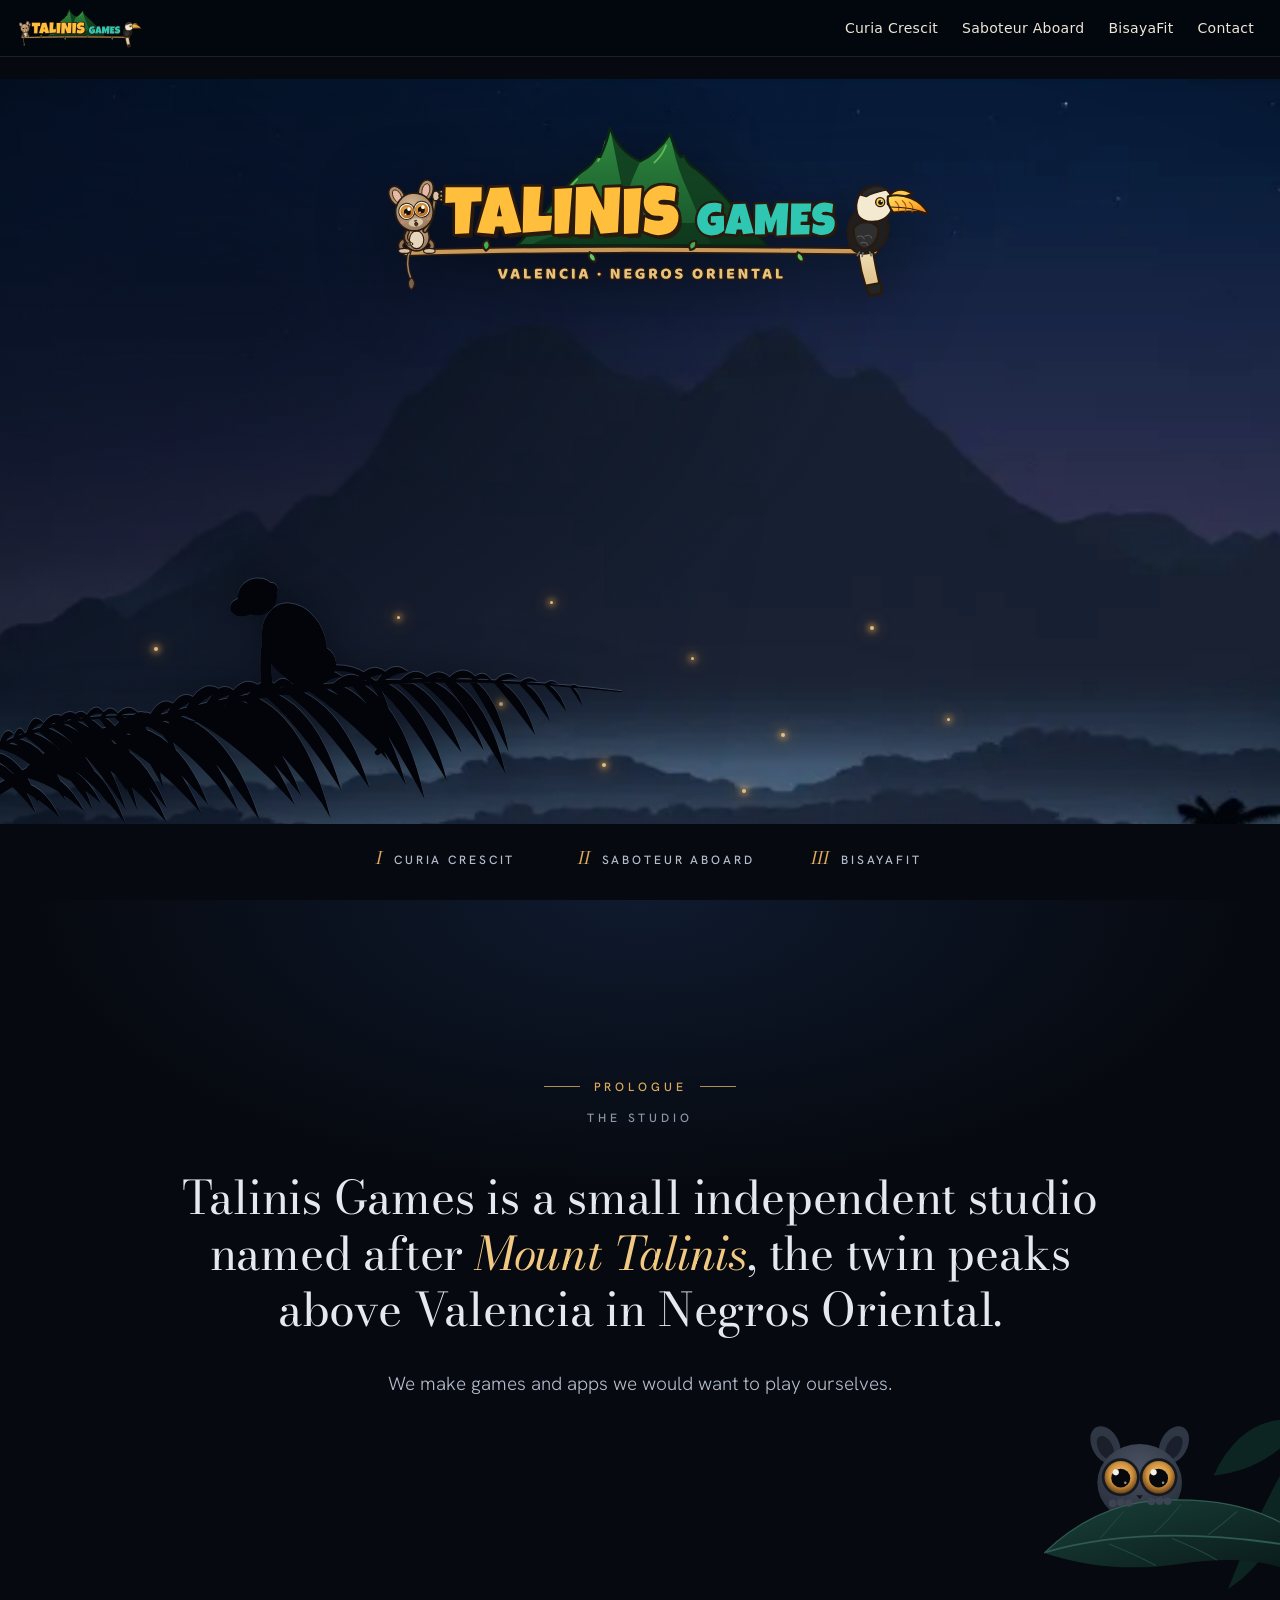
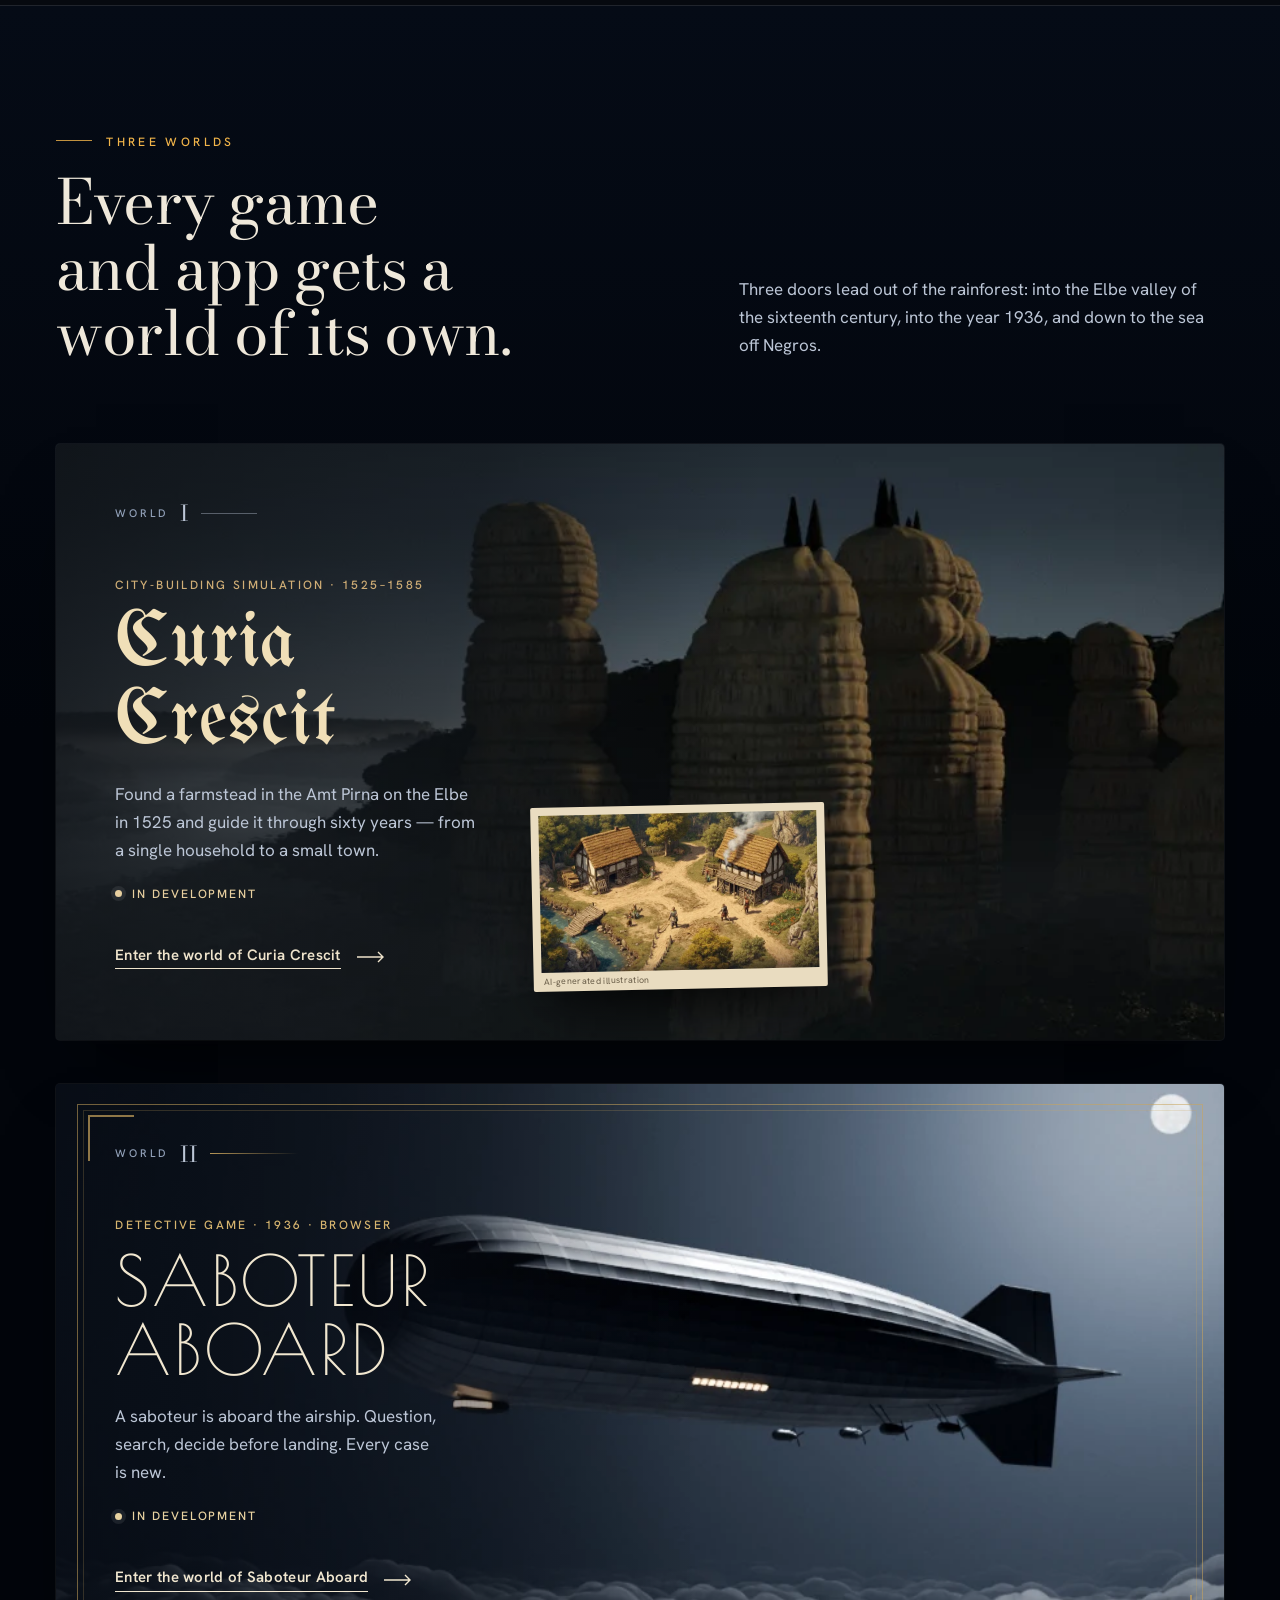
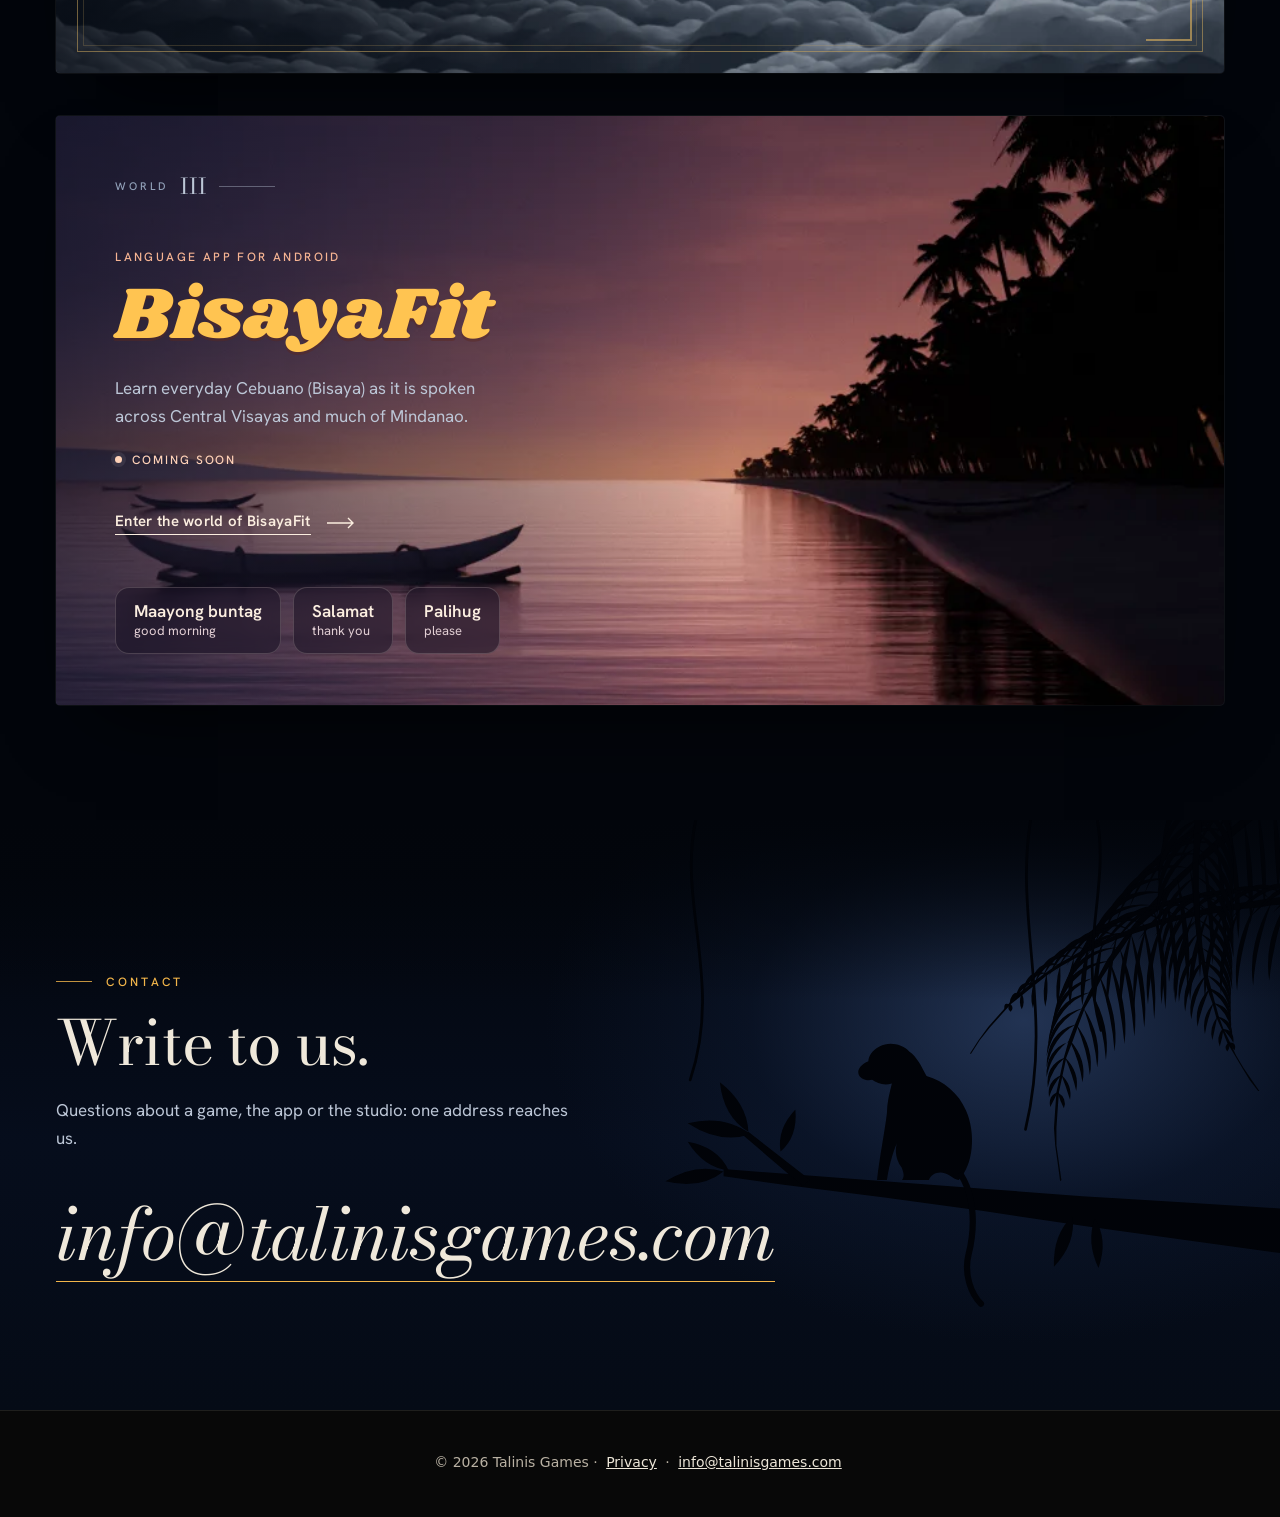
<file: index.html>
<!doctype html>
<html lang="en">
<head>
<meta charset="utf-8">
<meta name="viewport" content="width=device-width, initial-scale=1">
<meta http-equiv="Content-Security-Policy" content="default-src 'self'; img-src 'self' data:; style-src 'self'; script-src 'self'; base-uri 'none'; form-action 'none'; object-src 'none'">
<meta name="referrer" content="strict-origin-when-cross-origin">
<title>Talinis Games – independent games and apps from Negros Oriental</title>
<meta name="description" content="Small independent games and apps studio in Valencia, Negros Oriental, Philippines, named after Mount Talinis: Curia Crescit, Saboteur Aboard and BisayaFit.">
<meta property="og:title" content="Talinis Games">
<meta property="og:description" content="Independent games and apps, made in Valencia, Negros Oriental, Philippines.">
<meta property="og:type" content="website">
<meta name="theme-color" content="#06090f">
<link rel="icon" href="favicon.ico?v=2" sizes="any"><link rel="icon" type="image/png" href="favicon.png?v=2"><link rel="apple-touch-icon" href="apple-touch-icon.png?v=2">
<link rel="stylesheet" href="common.css">
<link rel="stylesheet" href="index.css">
<script src="index.js" defer></script>
<link rel="canonical" href="https://talinisgames.com/">
<meta property="og:url" content="https://talinisgames.com/">
<meta property="og:site_name" content="Talinis Games">
<meta property="og:image" content="https://talinisgames.com/assets/img/talinis-og.jpg">
<meta property="og:image:width" content="1200">
<meta property="og:image:height" content="630">
<meta property="og:image:alt" content="The Talinis Games logo on the night sky over Mount Talinis">
<meta name="twitter:card" content="summary_large_image">
<script type="application/ld+json">{"@context":"https://schema.org","@graph":[{"@type":"Organization","@id":"https://talinisgames.com/#studio","name":"Talinis Games","url":"https://talinisgames.com/","logo":"https://talinisgames.com/assets/img/talinis-logo.svg","email":"info@talinisgames.com","description":"Independent games and apps, made in Valencia, Negros Oriental, Philippines."},{"@type":"WebSite","@id":"https://talinisgames.com/#website","url":"https://talinisgames.com/","name":"Talinis Games","inLanguage":"en","publisher":{"@type":"Organization","@id":"https://talinisgames.com/#studio","name":"Talinis Games"}}]}</script>
</head>
<body class="page-home">
<header class="studio-bar">
  <a class="studio-home" href="/" aria-current="page"><img src="assets/img/talinis-logo_ohne-unterzeile.svg" width="1673" height="588" alt="Talinis Games – home"></a>
  <nav aria-label="Studio">
    <ul>
      <li><a href="curia.html">Curia Crescit</a></li>
      <li><a href="saboteur.html">Saboteur Aboard</a></li>
      <li><a href="bisayafit.html">BisayaFit</a></li>
      <li><a href="/#contact">Contact</a></li>
    </ul>
  </nav>
</header>

<main>
  
  <section class="cine" aria-labelledby="hero-title">
    <div class="cine__frame">
      <picture class="cine__pic">
        <source media="(max-width: 700px) and (orientation: portrait)" srcset="assets/render/talinis-night-mobile.webp" width="900" height="1400">
        <img src="assets/render/talinis-night-1200.webp" srcset="assets/render/talinis-night-1200.webp 1200w, assets/render/talinis-night-2400.webp 2400w" sizes="100vw" width="2400" height="1200" alt="Mount Talinis at blue hour: two horn-like volcanic peaks above misty rainforest ridges, coconut palms on the plain and stars overhead." fetchpriority="high">
      </picture>
      <div class="cine__fireflies" aria-hidden="true"><i></i><i></i><i></i><i></i><i></i><i></i><i></i><i></i><i></i><i></i><i></i><i></i></div>
      <svg class="cine__frond" viewBox="0 0 600 300" preserveAspectRatio="xMinYMax meet" aria-hidden="true" focusable="false">
        <path d="M-36.7 334.4 L-16.7 319.8 L4 305.9 L25.2 292.8 L47.2 280.5 L69.7 269 L92.9 258.3 L116.8 248.4 L141.3 239.2 L166.4 230.8 L192.1 223.3 L218.5 216.5 L245.6 210.5 L273.3 205.3 L301.6 200.9 L330.6 197.2 L360.2 194.4 L390.4 192.4 L421.3 191.2 L452.8 190.7 L485 191.1 L517.8 192.3 L551.2 194.2 L585.2 197 L619.9 200.5 L620.1 199.5 L585.4 195.5 L551.3 192.3 L517.9 189.9 L485 188.3 L452.8 187.6 L421.2 187.6 L390.2 188.4 L359.8 190 L330.1 192.5 L300.9 195.7 L272.4 199.7 L244.4 204.5 L217.1 210.2 L190.4 216.6 L164.2 223.9 L138.7 231.9 L113.9 240.8 L89.6 250.5 L65.9 260.9 L42.8 272.2 L20.4 284.4 L-1.5 297.3 L-22.7 311 L-43.3 325.6ZM18.9 292Q44.2 296.7 71.5 323.4Q52.6 283.7 21.4 288.2ZM20.8 291.3Q30 280.6 34.6 283.1Q26.2 272.9 19.6 289ZM34.9 283.3Q64.1 288.8 95.2 317Q73.3 273.7 37.6 278.8ZM36.9 282.4Q48 270.5 53.8 272.6Q43.8 261.7 35.6 279.8ZM51.2 274.7Q80.4 281.4 111.7 309.2Q89.8 266.4 54 270.2ZM53.7 273.4Q63 259 64.7 258.1Q55.5 252.7 51.5 271.5ZM67.2 266.4Q98.4 279.7 135.1 328.6Q112.6 265.2 71.4 262.1ZM70.3 265.6Q81.9 250.7 86.4 252.5Q75.6 241.6 68.4 262.9ZM83.8 259.7Q127.1 271.3 175.7 327.8Q143.9 250.3 88.9 253.3ZM87.5 258.4Q105.2 240.2 113.7 239.8Q97.5 227.6 85.2 254.6ZM101.5 251.6Q136 264.9 175.7 313.8Q150.7 248.5 105.9 246.7ZM104.2 250.9Q118.7 237.3 128 242.1Q115.4 225.6 103.2 247.4ZM118.8 245.3Q160.7 263.9 209 318.4Q178.5 243.5 124.1 239.2ZM122.3 244.3Q142.1 228.3 153.5 227.7Q136 214.7 120.5 240.2ZM136.9 238.4Q173.1 259.7 216.2 310.6Q190.2 242.2 142 233.1ZM140 237.7Q156.3 222.8 167 228.4Q152.9 209.8 138.9 233.8ZM154.9 232.6Q196.4 252.5 245.3 315.9Q215.5 233.1 160.7 226.8ZM158.9 231.6Q176.6 213.2 185.2 214.1Q169.1 200.2 156.7 227.7ZM173.3 226.9Q215.2 251.9 266.5 325.7Q236.8 232.8 179.7 221.2ZM177.6 226.1Q196.5 207.1 206.2 208.7Q189.2 193 175.4 221.9ZM192.3 222.5Q242.6 246.9 300.5 310Q264 222.2 198.7 215.1ZM196.8 221.2Q218.9 199.8 230.1 199.6Q210.2 184.1 194.2 216.4ZM211.9 217.1Q255.7 238.3 307 301.5Q275.4 217.6 217.8 210.9ZM215.6 216.3Q234.4 198.3 246.2 204.5Q229.8 183.2 214.2 211.7ZM231 212.9Q277.5 241.6 334.2 318.5Q301.2 220 238.1 206.4ZM235.1 212.2Q257.4 193.7 272.8 201.7Q253.8 176.5 234 207ZM251.1 208.1Q287.4 240.3 335.5 323.3Q310.7 224.3 258.1 203.3ZM254.8 208Q275.2 192.9 290.6 202Q273.6 177.4 254.4 203.3ZM272 204.4Q304.2 232.2 346 296.1Q323.8 217.3 277.9 199.9ZM275.3 204.1Q291 189 302.1 197.5Q288.7 175.6 274.6 200.1ZM292.6 201.5Q328.4 228.5 373.6 294Q348.6 211.9 298.7 196.5ZM295.6 201.2Q316.9 190.6 334.2 198.9Q316.8 176.3 295.6 196.9ZM314.1 199Q349.6 223 391.7 266.8Q366.3 205.1 319.2 193.7ZM317.3 198.2Q335.8 184.6 347.3 185.5Q331.3 171.9 316 194.4ZM335 196.2Q367.3 222.9 409.2 291.1Q387 208.4 340.9 191.9ZM338 196.1Q358.1 186.8 374.7 194.8Q358.3 173.4 338 192.1ZM356.4 194.2Q385.9 227.9 427.4 304.7Q408 214.6 363 190.3ZM360.2 194.3Q379.5 180.4 392.4 183.4Q375.8 166.7 359.1 190.2ZM378.8 192.9Q409.2 219.6 449.3 287.1Q428.5 206.1 384.6 188.8ZM382.3 192.7Q400.1 179.8 411.5 180.9Q396 167.5 381.1 189ZM401.7 191.8Q429 215.2 463.6 259.5Q444.6 201.9 406.4 187.8ZM404 191.5Q420.3 182.8 433.9 190.4Q420.5 171.5 404.1 188.1ZM424.5 191.2Q451.3 212.2 485.1 257Q466.3 199.3 428.9 187.4ZM426.6 190.9Q442.7 183.4 456.3 191.1Q443.3 172.5 426.8 187.7ZM446.9 190.9Q471.6 220.5 506.6 280Q490.3 208.8 452.5 187.4ZM449.6 191Q466.9 181.6 481.6 190.8Q467.6 169.5 449.8 187.3ZM471 190.5Q486.3 211.9 509.3 258.2Q499.6 204.9 475 188.4ZM473 190.7Q484.3 183.7 493.9 190.4Q484.7 175.4 473.1 188.2ZM495 191.4Q512.2 210.3 535.5 242.2Q523.9 201.6 498.4 188.8ZM496.9 191.3Q509.1 185.5 518.2 187Q508 177.6 496.5 188.9ZM519.4 192.2Q532.6 205.6 550 229.1Q541 199.1 522 190.3ZM520.7 192.1Q530.1 188.8 537.6 190.5Q529.9 182.9 520.7 190.4ZM544.1 193.5Q553.5 203.1 565.9 219.4Q559.5 198.4 545.9 192.1ZM545.1 193.4Q551.8 191.1 557.1 192.3Q551.6 186.9 545 192.2ZM569.1 195.2Q574.1 202.1 581.5 213.8Q578.3 199.5 570.3 194.4ZM569.6 195.2Q573.9 193.9 577.6 195.7Q574.2 191.2 569.7 194.4ZM-57.8 312 L-49.5 303.1 L-41 294.7 L-32.2 286.7 L-23.2 279.2 L-13.9 272.2 L-4.4 265.7 L5.4 259.7 L15.4 254.1 L25.7 249 L36.2 244.4 L46.9 240.2 L58 236.6 L69.2 233.4 L80.8 230.7 L92.5 228.5 L104.6 226.7 L116.9 225.5 L129.4 224.7 L142.2 224.4 L155.2 224.6 L168.5 225.3 L182.1 226.5 L195.9 228.2 L209.9 230.3 L210.1 229.7 L196 227.3 L182.2 225.5 L168.6 224.1 L155.3 223.1 L142.2 222.7 L129.3 222.8 L116.7 223.3 L104.3 224.4 L92.1 225.9 L80.2 227.9 L68.5 230.4 L57 233.4 L45.8 236.9 L34.8 240.9 L24 245.4 L13.5 250.4 L3.2 255.8 L-6.9 261.8 L-16.7 268.3 L-26.3 275.2 L-35.6 282.7 L-44.7 290.6 L-53.6 299 L-62.2 308ZM-35.4 286.3Q-26.1 287.7 -16.1 297Q-23.2 282.8 -34.6 284.9ZM-34.3 286.1Q-30.9 276.9 -31.8 280.6Q-35.6 273.9 -35.7 285.2ZM-24.1 277.2Q-13.5 277.5 -2 290.9Q-9.9 272.1 -23 275.5ZM-22.8 277Q-17.4 267.1 -16.7 268.5Q-22.3 262.8 -24.3 275.7ZM-13.5 269.9Q15.2 276.5 47.8 318.7Q26.8 262.9 -10.1 265.8ZM-10.9 269Q-3.3 254.7 -1.6 260.5Q-9 246.6 -12.7 266.6ZM-1.2 261.7Q22.8 270.1 50.9 309.5Q33.5 259.1 2 258.4ZM0.9 261.2Q7.7 249.3 10.3 255.2Q4 241.8 -0.2 258.9ZM11.1 255.3Q42.1 262.6 77.1 306.3Q54.4 247.7 14.7 250.8ZM13.9 254.3Q23.8 239.3 26.7 242.1Q17.2 230.9 11.9 251.8ZM24 248.4Q48.3 262.5 77.6 302.1Q60.3 251.3 27.6 245.1ZM26.1 248.1Q33.7 236 38.2 243.6Q31.5 227.2 25.5 245.4ZM36.7 243.3Q66.3 263.6 102.9 314.4Q82.1 249.8 41.5 239.2ZM39.9 242.8Q51.1 227.4 56.1 232.2Q45.7 217.2 38.3 239.7ZM50.3 238.7Q81.2 262.2 119.6 310.2Q97.8 247.2 55.2 234.2ZM53.3 238.2Q69 225.1 79.3 229.1Q65.7 213.3 52.3 234.7ZM64.2 234.6Q96 255.3 135.5 314.8Q113.1 241 69.4 230.3ZM67 234.3Q82.2 221.5 93.5 229.4Q80.8 209.3 66.6 230.6ZM79.1 230.9Q104.7 248.9 137 297.9Q119 237.3 83.3 227.4ZM81.1 230.7Q92.6 219.9 102.6 230.7Q93.3 209.8 81.3 227.7ZM93.5 228.1Q115.8 252.3 147 315.7Q132.3 242.8 98.5 225.2ZM96.2 228.2Q107.9 216.3 116.6 224.2Q106.7 205.8 95.8 225.1ZM109.2 225.9Q126.2 245.7 150.6 298.6Q139.5 238.6 113.2 223.8ZM111.3 226.1Q121.4 217.4 129.1 223.2Q120.6 209.1 111 223.6ZM124.7 225.2Q145.3 243.5 172.8 294.3Q158.8 234.7 128.7 222.5ZM126.8 225.2Q139.2 217.5 148.8 222.2Q138.5 208.6 126.6 222.5ZM141.1 224.3Q152.4 240.5 169.9 282.1Q162.8 235.7 144.1 222.9ZM142.3 224.5Q151.5 220.6 160.5 229.1Q153.4 214.7 142.9 222.7ZM157.6 224.9Q170 237.8 186.7 264.6Q178.4 232 160.2 223.2ZM158.7 224.9Q166.2 220.3 173.4 227.3Q167.5 214.8 159.1 223.2ZM174.7 225.7Q180.8 234.9 190 250.7Q186.2 231.8 176.4 224.8ZM175.5 225.8Q180.5 223.3 184.7 225.7Q180.7 219.9 175.6 224.8ZM192.3 227.4Q193.5 230.1 195.9 235.6Q195.3 229.4 192.9 227.2ZM192.6 227.6Q193.9 227.2 195 227.3Q193.9 225.2 192.6 227Z"/>
        <g transform="translate(221 56) scale(1.2) rotate(-6 66 118)">
          <ellipse cx="70" cy="80" rx="25" ry="33" transform="rotate(-18 70 80)"/>
          <ellipse cx="44" cy="40" rx="16" ry="15"/>
          <ellipse cx="31" cy="47" rx="10" ry="7.5"/>
          <circle cx="56" cy="35" r="5"/>
          <ellipse cx="80" cy="100" rx="22" ry="18"/>
          <path class="limb" d="M54 60 Q44 84 44 114" stroke-width="9"/>
          <ellipse cx="44" cy="116" rx="7" ry="4"/>
          <ellipse cx="66" cy="118" rx="13" ry="4.5"/>
          <path class="limb" d="M96 104 C118 104 134 116 138 140 C141 158 136 170 128 176" stroke-width="4.5"/>
        </g>
      </svg>
      <div class="cine__title">
        <h1 id="hero-title" class="cine__logo"><img src="assets/img/talinis-logo.svg" width="1673" height="748" alt="Talinis Games – Valencia, Negros Oriental"></h1>
      </div>
    </div>
    <nav class="cine__reel" aria-label="The three worlds">
      <ol>
        <li><a href="curia.html"><span class="cine__reel-no">I</span><span class="cine__reel-name">Curia Crescit</span></a></li>
        <li><a href="saboteur.html"><span class="cine__reel-no">II</span><span class="cine__reel-name">Saboteur Aboard</span></a></li>
        <li><a href="bisayafit.html"><span class="cine__reel-no">III</span><span class="cine__reel-name">BisayaFit</span></a></li>
      </ol>
    </nav>
  </section>

  
  <section class="prologue" id="studio" aria-labelledby="studio-title">
    <div class="prologue__inner">
      <p class="prologue__kicker">Prologue</p>
      <h2 id="studio-title" class="prologue__title">The studio</h2>
      <p class="prologue__statement">Talinis Games is a small independent studio named after <em>Mount Talinis</em>, the twin peaks above Valencia in Negros Oriental.</p>
      <p class="prologue__sub">We make games and apps we would want to play ourselves.</p>
    </div>
    <svg class="prologue__tarsier" viewBox="0 0 270 230" aria-hidden="true" focusable="false">
      <defs>
        <radialGradient id="t1-iris" cx="50%" cy="42%" r="58%"><stop offset="0" stop-color="#f6d08a"/><stop offset=".62" stop-color="#cf913c"/><stop offset="1" stop-color="#6c4318"/></radialGradient>
        <radialGradient id="t1-fur" cx="50%" cy="30%" r="75%"><stop offset="0" stop-color="#4a5262"/><stop offset="1" stop-color="#262c38"/></radialGradient>
        <linearGradient id="t1-leaf" x1="0" y1="0" x2="1" y2="1"><stop offset="0" stop-color="#1a4038"/><stop offset="1" stop-color="#0a1c1c"/></linearGradient>
      </defs>
      <path d="M270 34 Q222 40 196 96 Q238 92 270 66Z" fill="#0c2422"/>
      <path d="M270 96 Q240 150 212 222 Q252 196 270 150Z" fill="#0c2422"/>
      <g transform="translate(14 4)">
        <ellipse cx="62" cy="58" rx="15" ry="22" transform="rotate(-28 62 58)" fill="#2f3644"/>
        <ellipse cx="62" cy="61" rx="8" ry="14" transform="rotate(-28 62 61)" fill="#1a1f2b"/>
        <ellipse cx="138" cy="58" rx="15" ry="22" transform="rotate(28 138 58)" fill="#2f3644"/>
        <ellipse cx="138" cy="61" rx="8" ry="14" transform="rotate(28 138 61)" fill="#1a1f2b"/>
        <ellipse cx="100" cy="100" rx="47" ry="43" fill="url(#t1-fur)"/>
        <circle cx="79" cy="94" r="21" fill="#141922"/><circle cx="121" cy="94" r="21" fill="#141922"/>
        <circle cx="79" cy="94" r="18" fill="url(#t1-iris)"/><circle cx="121" cy="94" r="18" fill="url(#t1-iris)"/>
        <circle cx="79" cy="95" r="10.5" fill="#06080c"/><circle cx="121" cy="95" r="10.5" fill="#06080c"/>
        <circle cx="73.5" cy="88.5" r="3.4" fill="#f4f1ea"/><circle cx="115.5" cy="88.5" r="3.4" fill="#f4f1ea"/>
        <circle cx="84" cy="100" r="1.4" fill="#f4f1ea" opacity=".6"/><circle cx="126" cy="100" r="1.4" fill="#f4f1ea" opacity=".6"/>
        <path d="M96.5 114 L103.5 114 L100 118.5Z" fill="#12161e"/>
      </g>
      <path d="M270 148 Q214 118 130 124 Q62 130 8 182 Q80 206 160 194 Q226 184 270 198Z" fill="url(#t1-leaf)"/>
      <path d="M270 148 Q214 118 130 124 Q62 130 8 182" fill="none" stroke="#3e7266" stroke-width="1.4" opacity=".7"/>
      <path d="M10 181 Q120 150 270 172" fill="none" stroke="#2e5a50" stroke-width="2"/>
      <g fill="none" stroke="#21493f" stroke-width="1.2"><path d="M70 166 Q84 150 96 136"/><path d="M130 160 Q146 146 160 128"/><path d="M190 162 Q206 150 222 136"/><path d="M80 172 Q110 184 132 196"/><path d="M150 166 Q180 178 200 190"/></g>
      <g fill="#3d4555"><circle cx="84" cy="127" r="4.2"/><circle cx="93" cy="126" r="4.2"/><circle cx="102" cy="126.5" r="4.2"/><circle cx="127" cy="125" r="4.2"/><circle cx="136" cy="124.5" r="4.2"/><circle cx="145" cy="124.5" r="4.2"/></g>
    </svg>
  </section>

  
  <section class="worlds" id="worlds" aria-labelledby="worlds-title">
    <div class="wrap worlds__head">
      <p class="eyebrow">Three worlds</p>
      <h2 id="worlds-title" class="display">Every game and app gets a world of its&nbsp;own.</h2>
      <p class="worlds__intro">Three doors lead out of the rainforest: into the Elbe valley of the sixteenth century, into the year 1936, and down to the sea off&nbsp;Negros.</p>
    </div>

    <ol class="portals">
      <li class="portal portal--curia">
        <article aria-labelledby="portal-curia">
          <picture class="portal__art">
            <source media="(max-width: 700px)" srcset="assets/render/elbe-sandstone-mobile.webp" width="900" height="1400">
            <img src="assets/render/elbe-sandstone-1200.webp" srcset="assets/render/elbe-sandstone-1200.webp 1200w, assets/render/elbe-sandstone-2400.webp 2400w" sizes="(min-width: 1440px) 1376px, 100vw" width="2400" height="1200" loading="lazy" alt="Sandstone towers of stacked blocks in Saxon Switzerland above a misty forested valley at dusk, a table mountain on the horizon">
          </picture>
          <div class="portal__body">
            <p class="portal__no"><span>World</span> I</p>
            <p class="portal__kind">City-building simulation · 1525–1585</p>
            <h3 id="portal-curia" class="portal__title">Curia Crescit</h3>
            <p class="portal__text">Found a farmstead in the Amt Pirna on the Elbe in 1525 and guide it through sixty years — from a single household to a small&nbsp;town.</p>
            <p class="portal__status">In development</p>
            <a class="portal__go" href="curia.html"><span>Enter the world of Curia Crescit</span><svg viewBox="0 0 28 12" aria-hidden="true" focusable="false"><path d="M0 6h26M21 1l5 5-5 5"/></svg></a>
          </div>
          <figure class="portal__plate">
            <img src="assets/img/curia-farmstead-640.webp" srcset="assets/img/curia-farmstead-640.webp 640w, assets/img/curia-farmstead-1280.webp 1280w" sizes="(max-width: 700px) 90vw, 360px" width="1280" height="720" loading="lazy" alt="Illustration: two thatched half-timbered houses at a crossing of dirt roads in a side valley, people at work, a footbridge over a stream.">
            <figcaption>AI-generated illustration</figcaption>
          </figure>
        </article>
      </li>

      <li class="portal portal--saboteur">
        <article aria-labelledby="portal-saboteur">
          <picture class="portal__art">
            <source media="(max-width: 700px)" srcset="assets/render/airship-night-mobile.webp" width="900" height="1400">
            <img src="assets/render/airship-night-1200.webp" srcset="assets/render/airship-night-1200.webp 1200w, assets/render/airship-night-2400.webp 2400w" sizes="(min-width: 1440px) 1376px, 100vw" width="2400" height="1200" loading="lazy" alt="An airship without markings glides above a moonlit sea of clouds at night, its passenger windows faintly lit.">
          </picture>
          <span class="deco-frame" aria-hidden="true"></span>
          <div class="portal__body">
            <p class="portal__no"><span>World</span> II</p>
            <p class="portal__kind">Detective game · 1936 · Browser</p>
            <h3 id="portal-saboteur" class="portal__title">Saboteur Aboard</h3>
            <p class="portal__text">A saboteur is aboard the airship. Question, search, decide before landing. Every case is&nbsp;new.</p>
            <p class="portal__status">In development</p>
            <a class="portal__go" href="saboteur.html"><span>Enter the world of Saboteur Aboard</span><svg viewBox="0 0 28 12" aria-hidden="true" focusable="false"><path d="M0 6h26M21 1l5 5-5 5"/></svg></a>
          </div>
        </article>
      </li>

      <li class="portal portal--bisaya">
        <article aria-labelledby="portal-bisaya">
          <picture class="portal__art">
            <source media="(max-width: 700px)" srcset="assets/render/tropical-coast-mobile.webp" width="900" height="1400">
            <img src="assets/render/tropical-coast-1200.webp" srcset="assets/render/tropical-coast-1200.webp 1200w, assets/render/tropical-coast-2400.webp 2400w" sizes="(min-width: 1440px) 1376px, 100vw" width="2400" height="1200" loading="lazy" alt="A calm beach at dusk with outrigger boats on mirror-still water and coconut palms along the shore.">
          </picture>
          <div class="portal__body">
            <p class="portal__no"><span>World</span> III</p>
            <p class="portal__kind">Language app for Android</p>
            <h3 id="portal-bisaya" class="portal__title">BisayaFit</h3>
            <p class="portal__text">Learn everyday Cebuano (Bisaya) as it is spoken across Central Visayas and much of&nbsp;Mindanao.</p>
            <p class="portal__status">Coming soon</p>
            <a class="portal__go" href="bisayafit.html"><span>Enter the world of BisayaFit</span><svg viewBox="0 0 28 12" aria-hidden="true" focusable="false"><path d="M0 6h26M21 1l5 5-5 5"/></svg></a>
          </div>
          <ul class="phrases" aria-label="Sample phrases from lesson 1">
            <li lang="ceb"><b>Maayong buntag</b> <span lang="en">good morning</span></li>
            <li lang="ceb"><b>Salamat</b> <span lang="en">thank you</span></li>
            <li lang="ceb"><b>Palihug</b> <span lang="en">please</span></li>
          </ul>
        </article>
      </li>
    </ol>
  </section>

  
  <section class="contact" id="contact" aria-labelledby="contact-title">
    <svg class="contact__forest" viewBox="0 0 600 420" aria-hidden="true" focusable="false">
      <g transform="translate(600 0) scale(-1 1)"><g class="fill"><path d="M-42 -47 L-30 -39 L-19 -30 L-7 -22 L4 -14 L16 -5 L27 4 L38 13 L49 22 L60 31 L71 40 L81 50 L91 60 L101 71 L111 81 L120 92 L128 104 L136 115 L144 127 L151 140 L158 152 L163 165 L168 179 L173 192 L176 206 L179 220 L180 234 L181 249 L181 263 L179 277 L177 291 L178 292 L180 277 L182 263 L183 249 L182 234 L181 220 L178 206 L175 192 L171 178 L166 165 L160 151 L154 138 L147 126 L140 113 L131 101 L123 90 L114 79 L105 68 L95 57 L85 47 L74 37 L64 27 L53 17 L42 8 L31 -1 L20 -10 L8 -19 L-3 -27 L-15 -36 L-26 -44 L-38 -53Z"/><path d="M-17 -33Q12 -44 35 -1Q16 -51 -17 -33Z"/><path d="M-17 -33Q-25 0 -21 28Q-17 1 -17 -33Z"/><path d="M-5 -25Q27 -36 52 12Q31 -43 -5 -25Z"/><path d="M-5 -25Q-14 12 -9 43Q-6 13 -5 -25Z"/><path d="M6 -16Q41 -28 68 24Q46 -35 6 -16Z"/><path d="M6 -16Q-3 24 2 57Q5 24 6 -16Z"/><path d="M18 -7Q56 -20 83 36Q60 -26 18 -7Z"/><path d="M18 -7Q9 35 13 71Q16 36 18 -7Z"/><path d="M29 1Q69 -11 97 48Q74 -17 29 1Z"/><path d="M29 1Q19 46 24 84Q27 47 29 1Z"/><path d="M40 10Q83 -1 110 60Q87 -7 40 10Z"/><path d="M40 10Q30 57 34 96Q38 57 40 10Z"/><path d="M51 20Q95 9 122 71Q100 3 51 20Z"/><path d="M51 20Q41 67 45 107Q48 68 51 20Z"/><path d="M62 29Q107 20 133 83Q112 14 62 29Z"/><path d="M62 29Q51 77 55 117Q58 77 62 29Z"/><path d="M73 39Q118 31 143 94Q123 25 73 39Z"/><path d="M73 39Q61 87 65 127Q68 87 73 39Z"/><path d="M83 48Q129 43 151 104Q133 37 83 49Z"/><path d="M83 48Q70 96 75 137Q78 97 83 49Z"/><path d="M93 59Q138 55 159 115Q143 49 93 59Z"/><path d="M93 59Q80 105 84 145Q87 106 93 59Z"/><path d="M103 69Q147 67 166 125Q152 62 103 69Z"/><path d="M103 69Q89 114 93 153Q96 115 103 69Z"/><path d="M112 80Q155 80 172 136Q159 75 112 80Z"/><path d="M112 80Q98 123 102 161Q104 124 112 80Z"/><path d="M121 91Q162 94 177 145Q166 89 121 91Z"/><path d="M121 91Q106 132 110 168Q113 133 121 91Z"/><path d="M130 103Q168 107 181 155Q172 102 130 103Z"/><path d="M130 103Q114 140 118 175Q121 141 130 103Z"/><path d="M138 114Q173 121 184 164Q178 116 138 114Z"/><path d="M138 114Q122 149 126 181Q129 150 138 114Z"/><path d="M146 126Q177 134 186 174Q182 130 146 127Z"/><path d="M146 126Q130 158 134 187Q136 159 146 127Z"/><path d="M153 139Q180 148 188 183Q185 144 153 139Z"/><path d="M153 139Q137 166 141 194Q143 168 153 139Z"/><path d="M159 152Q182 161 189 191Q187 158 159 152Z"/><path d="M159 152Q144 175 148 200Q150 177 159 152Z"/><path d="M165 165Q184 175 189 200Q189 171 165 165Z"/><path d="M165 165Q150 185 154 206Q156 186 165 165Z"/><path d="M170 178Q185 188 189 208Q190 185 170 179Z"/><path d="M170 178Q156 194 160 212Q162 196 170 179Z"/><path d="M174 192Q185 201 188 216Q190 198 174 192Z"/><path d="M174 192Q162 204 165 219Q168 206 174 192Z"/><path d="M177 206Q184 214 187 224Q189 211 177 206Z"/><path d="M177 206Q168 214 170 226Q173 216 177 206Z"/><path d="M180 220Q183 226 186 232Q188 223 180 220Z"/><path d="M180 220Q172 225 175 233Q178 227 180 220Z"/><path d="M-70 64 L-57 64 L-45 65 L-32 66 L-19 67 L-6 68 L7 69 L19 71 L32 72 L45 74 L57 76 L70 78 L82 81 L95 84 L107 88 L119 92 L131 96 L143 101 L155 106 L166 112 L177 118 L188 125 L198 133 L208 141 L218 149 L227 159 L235 168 L243 178 L250 189 L251 189 L244 178 L236 167 L228 158 L219 148 L210 139 L200 131 L189 123 L179 116 L168 110 L156 103 L145 98 L133 93 L121 88 L108 84 L96 80 L83 77 L71 74 L58 71 L46 69 L33 67 L20 65 L7 63 L-6 62 L-18 61 L-31 60 L-44 58 L-57 57 L-70 56Z"/><path d="M-44 62Q-30 42 6 75Q-28 34 -44 62Z"/><path d="M-44 62Q-36 89 -33 112Q-28 87 -44 62Z"/><path d="M-32 63Q-15 41 24 78Q-12 33 -31 63Z"/><path d="M-32 63Q-22 92 -19 119Q-14 91 -31 63Z"/><path d="M-19 64Q0 40 41 81Q2 32 -19 64Z"/><path d="M-19 64Q-8 96 -5 125Q-0 94 -19 64Z"/><path d="M-6 65Q15 39 58 84Q17 32 -6 65Z"/><path d="M-6 65Q6 99 9 130Q14 97 -6 65Z"/><path d="M7 66Q30 40 73 88Q32 33 7 66Z"/><path d="M7 66Q20 102 22 134Q27 100 7 66Z"/><path d="M20 68Q44 41 88 91Q46 34 20 68Z"/><path d="M20 68Q33 105 35 138Q40 103 20 68Z"/><path d="M32 69Q58 43 102 94Q61 36 32 70Z"/><path d="M32 69Q46 107 48 141Q53 106 32 70Z"/><path d="M45 71Q72 45 115 97Q75 38 45 72Z"/><path d="M45 71Q58 110 61 144Q65 108 45 72Z"/><path d="M58 74Q86 49 127 101Q88 42 58 74Z"/><path d="M58 74Q70 112 73 146Q77 110 58 74Z"/><path d="M70 76Q99 53 138 104Q101 46 70 76Z"/><path d="M70 76Q82 114 85 148Q89 113 70 76Z"/><path d="M83 79Q111 57 148 108Q114 51 83 79Z"/><path d="M83 79Q94 116 96 149Q100 115 83 79Z"/><path d="M95 82Q124 63 157 111Q127 56 95 82Z"/><path d="M95 82Q105 118 107 149Q112 117 95 82Z"/><path d="M108 86Q135 69 165 115Q138 63 108 86Z"/><path d="M108 86Q116 120 118 150Q122 119 108 86Z"/><path d="M120 90Q147 75 173 118Q150 69 120 90Z"/><path d="M120 90Q126 122 129 150Q133 121 120 90Z"/><path d="M132 94Q157 82 181 122Q160 77 132 94Z"/><path d="M132 94Q137 124 140 150Q143 124 132 94Z"/><path d="M144 99Q167 90 187 126Q171 84 144 99Z"/><path d="M144 99Q147 127 150 150Q154 126 144 99Z"/><path d="M155 105Q177 98 193 129Q180 93 156 105Z"/><path d="M155 105Q157 129 160 150Q164 129 156 105Z"/><path d="M167 111Q185 106 199 133Q189 101 167 111Z"/><path d="M167 111Q167 132 170 150Q174 132 167 111Z"/><path d="M178 117Q193 115 204 137Q197 110 178 117Z"/><path d="M178 117Q177 135 180 150Q183 135 178 117Z"/><path d="M189 124Q201 124 209 141Q205 119 189 124Z"/><path d="M189 124Q187 139 190 151Q193 139 189 124Z"/><path d="M199 132Q208 133 214 145Q212 128 199 132Z"/><path d="M199 132Q197 143 200 152Q203 143 199 132Z"/><path d="M209 140Q214 142 219 149Q218 137 209 140Z"/><path d="M209 140Q206 147 209 153Q212 147 209 140Z"/><path d="M218 149Q220 151 223 153Q224 147 219 149Z"/><path d="M218 149Q215 152 218 155Q221 153 219 149Z"/><path d="M56 -70 L58 -58 L59 -47 L60 -35 L62 -24 L63 -12 L64 -1 L64 11 L65 22 L66 34 L66 45 L66 56 L65 68 L65 79 L64 91 L63 102 L61 114 L59 125 L56 136 L53 147 L50 158 L46 169 L41 179 L36 190 L30 200 L24 209 L17 219 L18 219 L25 210 L31 200 L37 190 L43 180 L47 170 L52 159 L55 148 L59 137 L62 126 L64 114 L66 103 L68 91 L69 80 L70 68 L70 57 L71 45 L71 33 L70 22 L70 10 L69 -1 L69 -13 L68 -24 L67 -36 L66 -47 L65 -59 L64 -70Z"/><path d="M62 -47Q82 -35 88 -9Q89 -39 62 -47Z"/><path d="M62 -47Q38 -34 41 -6Q45 -31 62 -47Z"/><path d="M64 -36Q86 -22 92 8Q93 -26 64 -35Z"/><path d="M64 -36Q37 -21 40 10Q44 -17 64 -35Z"/><path d="M65 -24Q89 -9 95 23Q96 -13 65 -24Z"/><path d="M65 -24Q36 -8 39 26Q43 -4 65 -24Z"/><path d="M66 -13Q91 4 97 38Q98 0 66 -12Z"/><path d="M66 -13Q36 5 38 40Q43 8 66 -12Z"/><path d="M66 -1Q93 17 99 52Q100 13 67 -1Z"/><path d="M66 -1Q35 17 38 54Q42 21 67 -1Z"/><path d="M67 10Q94 30 99 66Q101 26 67 11Z"/><path d="M67 10Q35 29 38 67Q42 33 67 11Z"/><path d="M68 22Q95 43 100 79Q101 39 68 22Z"/><path d="M68 22Q35 41 38 79Q42 44 68 22Z"/><path d="M68 33Q95 55 99 91Q101 52 68 34Z"/><path d="M68 33Q36 52 38 91Q42 56 68 34Z"/><path d="M68 45Q94 67 98 102Q100 64 68 45Z"/><path d="M68 45Q36 63 38 101Q42 66 68 45Z"/><path d="M68 57Q92 79 96 112Q98 76 68 57Z"/><path d="M68 57Q36 74 38 111Q43 77 68 57Z"/><path d="M68 68Q90 91 93 122Q96 88 68 68Z"/><path d="M68 68Q37 84 39 120Q43 87 68 68Z"/><path d="M67 80Q87 102 90 131Q93 99 67 80Z"/><path d="M67 80Q37 94 39 129Q43 98 67 80Z"/><path d="M66 91Q83 113 86 140Q89 110 66 91Z"/><path d="M66 91Q38 104 39 137Q44 107 66 91Z"/><path d="M64 103Q79 123 82 147Q85 121 64 103Z"/><path d="M64 103Q38 114 40 144Q44 117 64 103Z"/><path d="M62 114Q75 133 77 155Q81 131 63 114Z"/><path d="M62 114Q39 123 40 151Q44 127 63 114Z"/><path d="M60 125Q70 143 72 161Q76 141 60 125Z"/><path d="M60 125Q39 133 40 157Q44 136 60 125Z"/><path d="M57 136Q64 152 67 167Q70 150 58 137Z"/><path d="M57 136Q39 142 40 163Q44 145 58 137Z"/><path d="M54 148Q59 161 61 173Q64 159 54 148Z"/><path d="M54 148Q38 151 40 169Q43 155 54 148Z"/><path d="M51 159Q53 169 55 178Q58 168 51 159Z"/><path d="M51 159Q38 161 39 175Q43 164 51 159Z"/><path d="M46 169Q47 177 49 183Q52 176 47 169Z"/><path d="M46 169Q37 170 38 180Q42 173 47 169Z"/><path d="M42 180Q40 184 43 187Q46 183 42 180Z"/><path d="M42 180Q35 179 37 186Q40 183 42 180Z"/><path d="M0 314 L80 309 L160 304 L240 298 L320 292 L400 286 L450 282 L450 288 L400 295 L320 305 L240 316 L160 328 L80 339 L0 350Z"/><path d="M380 291 L430 252 L434 255 L386 296Z"/><path d="M430 252Q450 240 453 212Q431 229 430 252Z"/><path d="M428 254Q453 262 479 245Q449 238 428 254Z"/><path d="M450 284Q469 299 497 292Q473 277 450 284Z"/><path d="M446 283Q466 281 479 260Q455 264 446 283Z"/><path d="M404 268Q407 250 392 234Q390 256 404 268Z"/><path d="M150 322Q139 339 147 362Q157 341 150 322Z"/><path d="M168 320Q165 342 183 361Q184 335 168 320Z"/><path transform="translate(110 -9)" d="M150 300C138 288 136 262 144 244C150 230 162 220 176 216C180 208 184 200 190 196C196 190 206 188 214 192C220 195 223 200 223 204C228 206 232 210 231 214C230 218 225 220 220 219C216 222 210 224 204 222C206 230 208 238 208 246C210 262 214 282 216 300L208 300C206 286 202 274 198 266C202 272 202 282 196 290C194 295 194 298 196 300L174 300C172 294 164 292 158 296C155 298 152 300 150 300Z"/></g><g class="vine"><path d="M200 -10C218 75 182 150 206 250"/><path d="M150 -10C135 51 165 102 145 170"/><path d="M470 -10C491 63 449 126 477 210"/><path transform="translate(110 -9)" d="M148 296C138 312 136 336 142 360C146 376 140 392 132 400" class="tail"/></g></g>
    </svg>
    <div class="wrap contact__inner">
      <p class="eyebrow">Contact</p>
      <h2 id="contact-title" class="display">Write to us.</h2>
      <p class="contact__text">Questions about a game, the app or the studio: one address reaches us.</p>
      <p class="contact__mail"><a href="mailto:info@talinisgames.com">info@talinisgames.com</a></p>
    </div>
  </section>
</main>

<footer class="studio-foot">
  <p>© 2026 Talinis Games · <a href="privacy.html">Privacy</a> · <a href="mailto:info@talinisgames.com">info@talinisgames.com</a></p>
</footer>
</body>
</html>
</file>
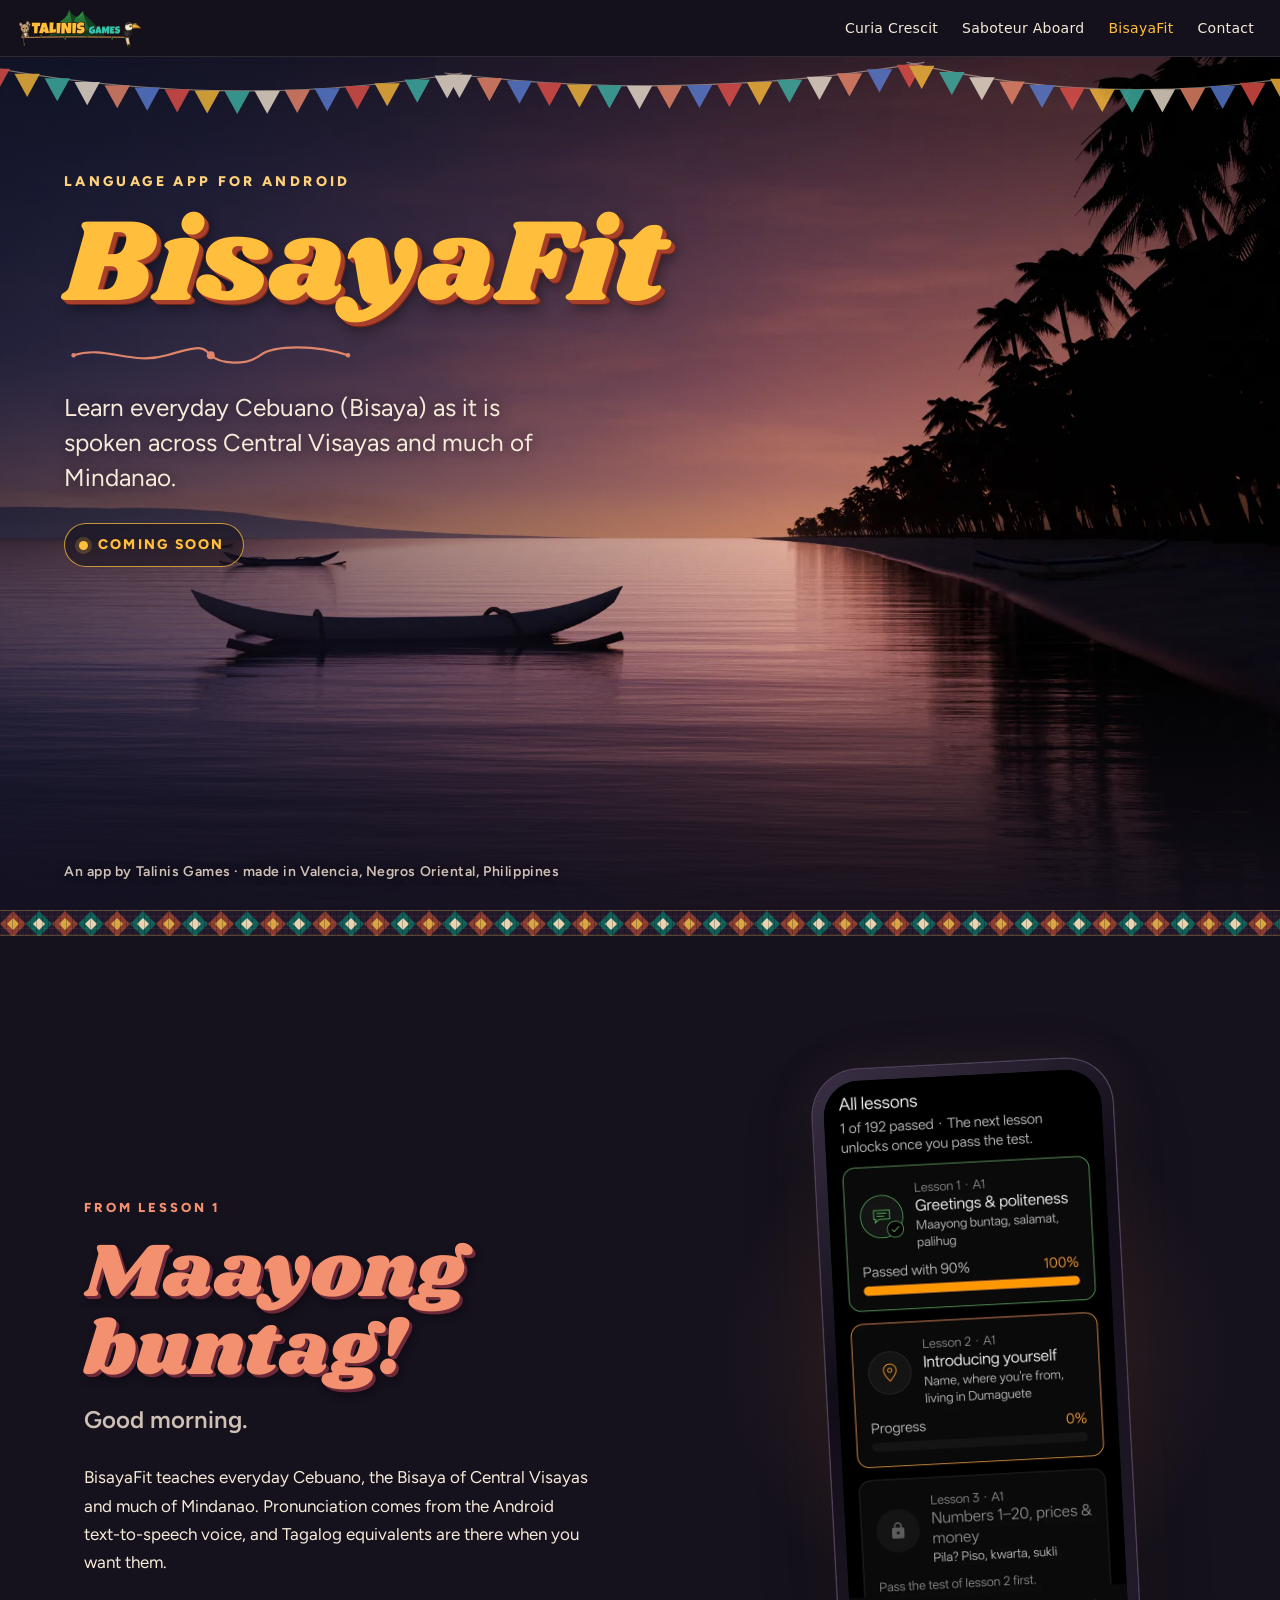
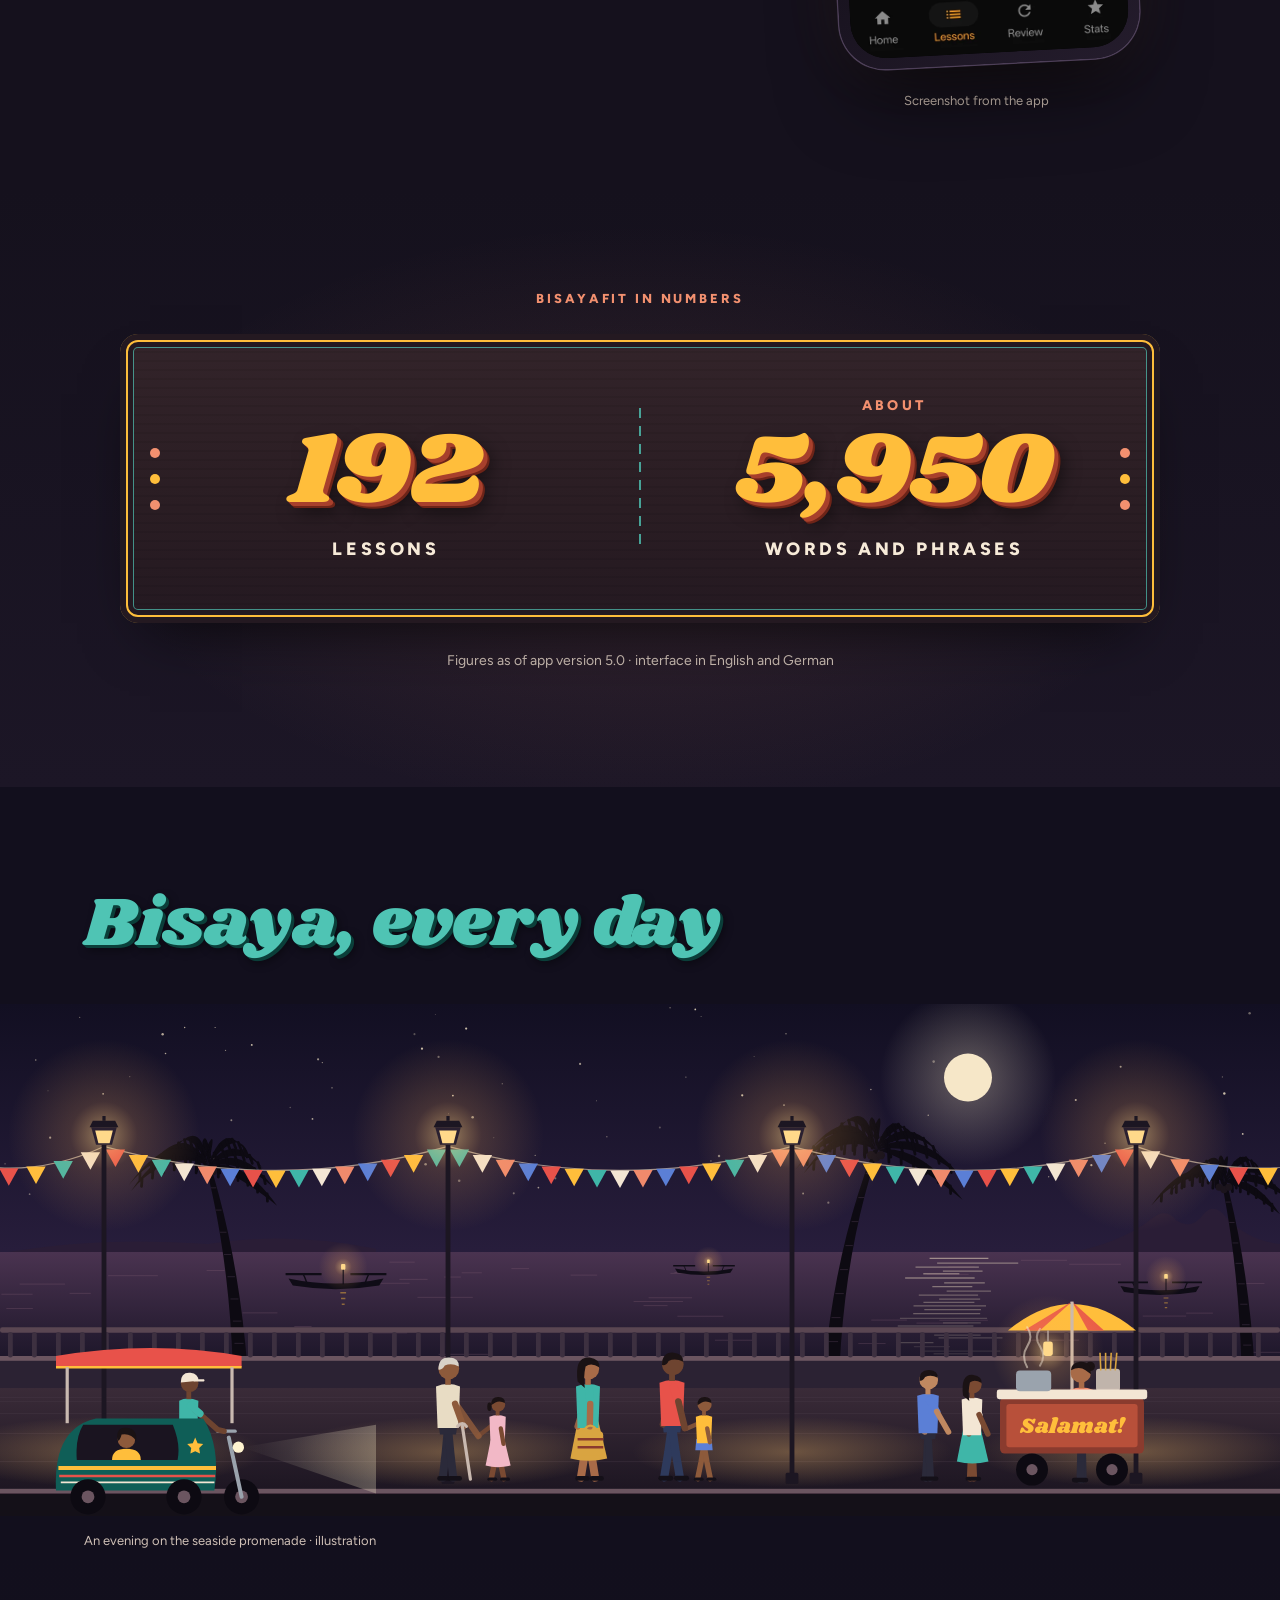
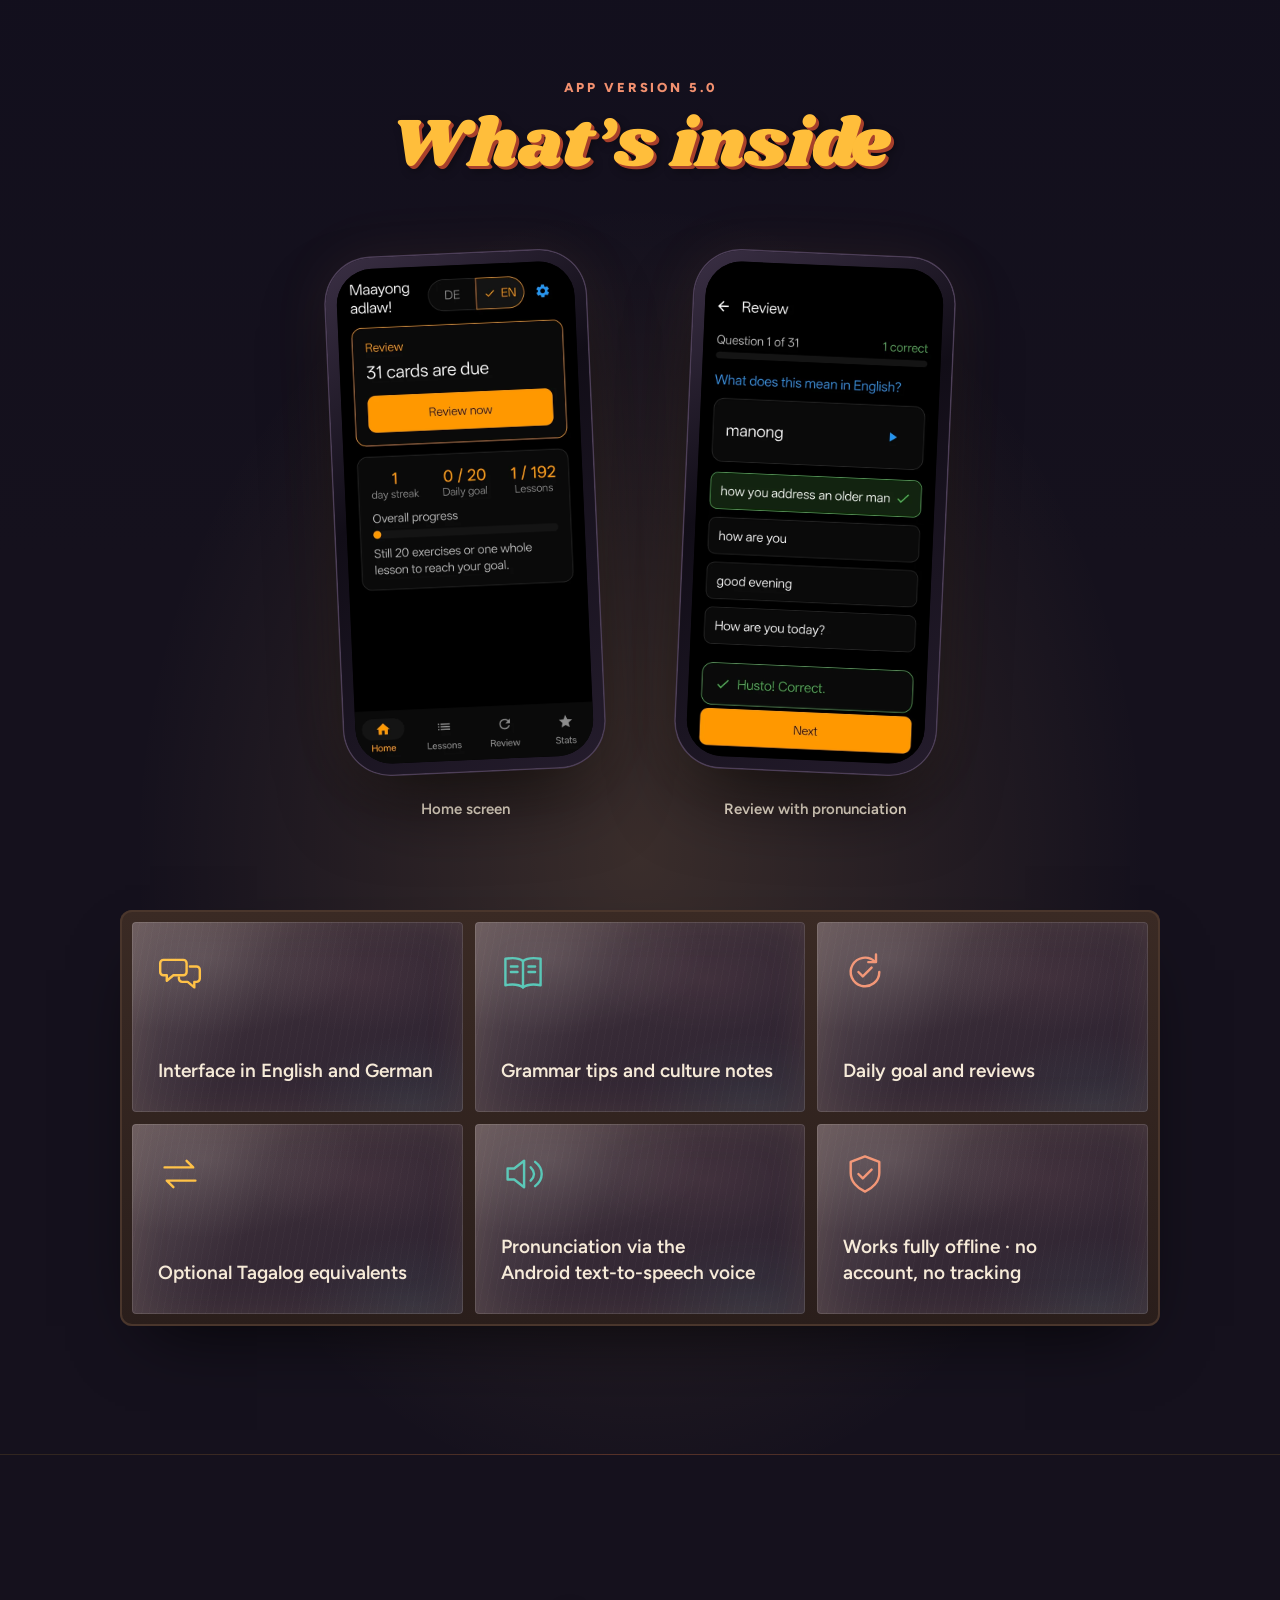
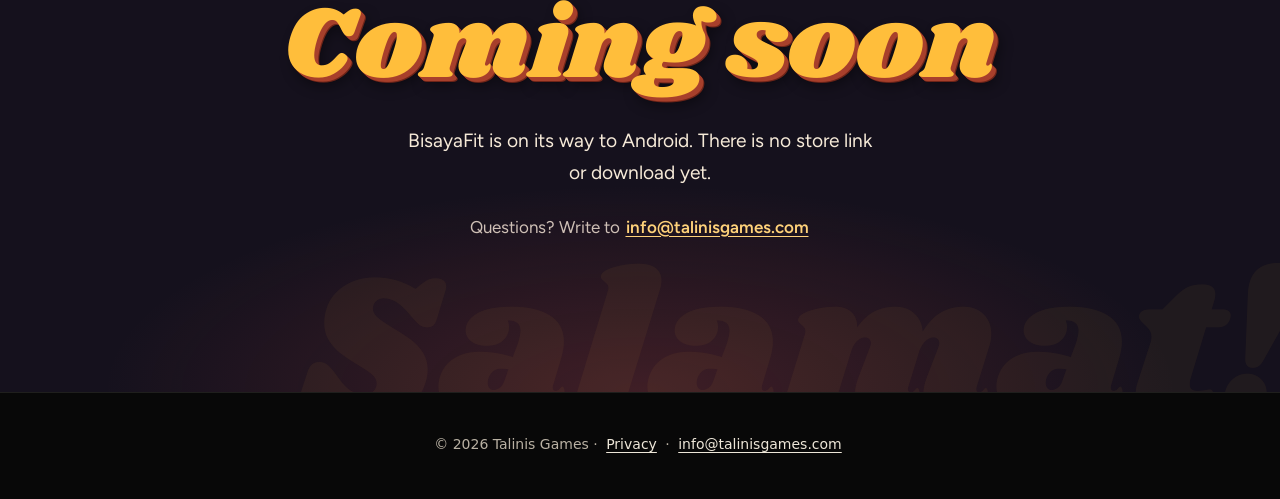
<file: bisayafit.html>
<!doctype html>
<html lang="en">
<head>
<meta charset="utf-8">
<meta name="viewport" content="width=device-width, initial-scale=1">
<meta http-equiv="Content-Security-Policy" content="default-src 'self'; img-src 'self' data:; style-src 'self'; script-src 'self'; base-uri 'none'; form-action 'none'; object-src 'none'">
<meta name="referrer" content="strict-origin-when-cross-origin">
<title>BisayaFit – learn Cebuano (Bisaya) on Android | Talinis Games</title>
<meta name="description" content="BisayaFit, an Android app to learn everyday Cebuano (Bisaya) as spoken in Central Visayas and much of Mindanao: 192 lessons, offline, no account. Coming soon.">
<meta property="og:title" content="BisayaFit · Talinis Games">
<meta property="og:description" content="Learn everyday Cebuano (Bisaya) as it is spoken across Central Visayas and much of Mindanao. A language app for Android, coming soon.">
<meta property="og:type" content="website">
<meta name="theme-color" content="#15111d">
<link rel="stylesheet" href="common.css">
<link rel="stylesheet" href="bisayafit.css">
<link rel="icon" href="favicon.ico?v=2" sizes="any"><link rel="icon" type="image/png" href="favicon.png?v=2"><link rel="apple-touch-icon" href="apple-touch-icon.png?v=2">
<link rel="canonical" href="https://talinisgames.com/bisayafit.html">
<meta property="og:url" content="https://talinisgames.com/bisayafit.html">
<meta property="og:site_name" content="Talinis Games">
<meta property="og:image" content="https://talinisgames.com/assets/img/talinis-og.jpg">
<meta property="og:image:width" content="1200">
<meta property="og:image:height" content="630">
<meta property="og:image:alt" content="The Talinis Games logo on the night sky over Mount Talinis">
<meta name="twitter:card" content="summary_large_image">
<script type="application/ld+json">{"@context":"https://schema.org","@type":"MobileApplication","name":"BisayaFit","url":"https://talinisgames.com/bisayafit.html","operatingSystem":"Android","applicationCategory":"EducationalApplication","inLanguage":["en","de"],"publisher":{"@type":"Organization","@id":"https://talinisgames.com/#studio","name":"Talinis Games"},"author":{"@type":"Organization","@id":"https://talinisgames.com/#studio","name":"Talinis Games"},"description":"Learn everyday Cebuano (Bisaya) as it is spoken across Central Visayas and much of Mindanao. 192 lessons, works offline, no account. Coming soon."}</script>
</head>
<body>
<header class="studio-bar">
  <a class="studio-home" href="/"><img src="assets/img/talinis-logo_ohne-unterzeile.svg" width="1673" height="588" alt="Talinis Games – home"></a>
  <nav aria-label="Studio">
    <ul>
      <li><a href="curia.html">Curia Crescit</a></li>
      <li><a href="saboteur.html">Saboteur Aboard</a></li>
      <li><a href="bisayafit.html" aria-current="page">BisayaFit</a></li>
      <li><a href="/#contact">Contact</a></li>
    </ul>
  </nav>
</header>

<main>
  <section class="hero" aria-labelledby="hero-title">
    <picture class="hero-bg">
      <source media="(max-width: 700px)" srcset="assets/render/tropical-coast-mobile.webp" width="900" height="1400">
      <img src="assets/render/tropical-coast-2400.webp" srcset="assets/render/tropical-coast-1200.webp 1200w, assets/render/tropical-coast-2400.webp 2400w" sizes="100vw" width="2400" height="1200" alt="A calm beach on Negros at dusk: outrigger boats rest on mirror-still water and leaning coconut palms line the shore.">
    </picture>
<svg class="hero-bunting" viewBox="0 0 1440 120" preserveAspectRatio="xMidYMin slice" aria-hidden="true" focusable="false" xmlns="http://www.w3.org/2000/svg">
<path class="bunting-string" d="M-20 10 Q250 62 520 18" fill="none" stroke="#d9c7b0" stroke-width="1.4" opacity=".7"/>
<path class="flag f0" d="M-17.4 13.2 L11.2 13.2 L-3.1 39.2 Z" fill="#e8524a"/>
<path class="flag f1" d="M16.3 18.9 L44.9 18.9 L30.6 44.9 Z" fill="#ffbe3b"/>
<path class="flag f2" d="M50.1 23.9 L78.7 23.9 L64.4 49.9 Z" fill="#3fb6a8"/>
<path class="flag f0" d="M83.8 28.2 L112.4 28.2 L98.1 54.2 Z" fill="#f3e6d4"/>
<path class="flag f1" d="M117.6 31.7 L146.2 31.7 L131.9 57.7 Z" fill="#f08a6c"/>
<path class="flag f2" d="M151.3 34.4 L179.9 34.4 L165.6 60.4 Z" fill="#5b7fd6"/>
<path class="flag f0" d="M185.1 36.4 L213.7 36.4 L199.4 62.4 Z" fill="#e8524a"/>
<path class="flag f1" d="M218.8 37.7 L247.4 37.7 L233.1 63.7 Z" fill="#ffbe3b"/>
<path class="flag f2" d="M252.6 38.2 L281.2 38.2 L266.9 64.2 Z" fill="#3fb6a8"/>
<path class="flag f0" d="M286.3 37.9 L314.9 37.9 L300.6 63.9 Z" fill="#f3e6d4"/>
<path class="flag f1" d="M320.1 36.9 L348.7 36.9 L334.4 62.9 Z" fill="#f08a6c"/>
<path class="flag f2" d="M353.8 35.2 L382.4 35.2 L368.1 61.2 Z" fill="#5b7fd6"/>
<path class="flag f0" d="M387.6 32.7 L416.2 32.7 L401.9 58.7 Z" fill="#e8524a"/>
<path class="flag f1" d="M421.3 29.4 L449.9 29.4 L435.6 55.4 Z" fill="#ffbe3b"/>
<path class="flag f2" d="M455.1 25.4 L483.7 25.4 L469.4 51.4 Z" fill="#3fb6a8"/>
<path class="flag f0" d="M488.8 20.7 L517.4 20.7 L503.1 46.7 Z" fill="#f3e6d4"/>
<path class="bunting-string" d="M500 18 Q770 52 1040 6" fill="none" stroke="#d9c7b0" stroke-width="1.4" opacity=".7"/>
<path class="flag f0" d="M502.6 20 L531.2 20 L516.9 46 Z" fill="#f3e6d4"/>
<path class="flag f1" d="M536.3 23.7 L564.9 23.7 L550.6 49.7 Z" fill="#f08a6c"/>
<path class="flag f2" d="M570.1 26.7 L598.7 26.7 L584.4 52.7 Z" fill="#5b7fd6"/>
<path class="flag f0" d="M603.8 29 L632.4 29 L618.1 55 Z" fill="#e8524a"/>
<path class="flag f1" d="M637.6 30.8 L666.2 30.8 L651.9 56.8 Z" fill="#ffbe3b"/>
<path class="flag f2" d="M671.3 31.9 L699.9 31.9 L685.6 57.9 Z" fill="#3fb6a8"/>
<path class="flag f0" d="M705.1 32.4 L733.7 32.4 L719.4 58.4 Z" fill="#f3e6d4"/>
<path class="flag f1" d="M738.8 32.3 L767.4 32.3 L753.1 58.3 Z" fill="#f08a6c"/>
<path class="flag f2" d="M772.6 31.5 L801.2 31.5 L786.9 57.5 Z" fill="#5b7fd6"/>
<path class="flag f0" d="M806.3 30.2 L834.9 30.2 L820.6 56.2 Z" fill="#e8524a"/>
<path class="flag f1" d="M840.1 28.2 L868.7 28.2 L854.4 54.2 Z" fill="#ffbe3b"/>
<path class="flag f2" d="M873.8 25.5 L902.4 25.5 L888.1 51.5 Z" fill="#3fb6a8"/>
<path class="flag f0" d="M907.6 22.3 L936.2 22.3 L921.9 48.3 Z" fill="#f3e6d4"/>
<path class="flag f1" d="M941.3 18.4 L969.9 18.4 L955.6 44.4 Z" fill="#f08a6c"/>
<path class="flag f2" d="M975.1 13.9 L1003.7 13.9 L989.4 39.9 Z" fill="#5b7fd6"/>
<path class="flag f0" d="M1008.8 8.8 L1037.4 8.8 L1023.1 34.8 Z" fill="#e8524a"/>
<path class="bunting-string" d="M1020 6 Q1240 58 1460 22" fill="none" stroke="#d9c7b0" stroke-width="1.4" opacity=".7"/>
<path class="flag f0" d="M1022.6 9.9 L1051.2 9.9 L1036.9 35.9 Z" fill="#ffbe3b"/>
<path class="flag f1" d="M1056.5 16.8 L1085.1 16.8 L1070.8 42.8 Z" fill="#3fb6a8"/>
<path class="flag f2" d="M1090.3 22.7 L1118.9 22.7 L1104.6 48.7 Z" fill="#f3e6d4"/>
<path class="flag f0" d="M1124.2 27.6 L1152.8 27.6 L1138.5 53.6 Z" fill="#f08a6c"/>
<path class="flag f1" d="M1158 31.5 L1186.6 31.5 L1172.3 57.5 Z" fill="#5b7fd6"/>
<path class="flag f2" d="M1191.9 34.2 L1220.5 34.2 L1206.2 60.2 Z" fill="#e8524a"/>
<path class="flag f0" d="M1225.7 36 L1254.3 36 L1240 62 Z" fill="#ffbe3b"/>
<path class="flag f1" d="M1259.5 36.7 L1288.1 36.7 L1273.8 62.7 Z" fill="#3fb6a8"/>
<path class="flag f2" d="M1293.4 36.4 L1322 36.4 L1307.7 62.4 Z" fill="#f3e6d4"/>
<path class="flag f0" d="M1327.2 35 L1355.8 35 L1341.5 61 Z" fill="#f08a6c"/>
<path class="flag f1" d="M1361.1 32.6 L1389.7 32.6 L1375.4 58.6 Z" fill="#5b7fd6"/>
<path class="flag f2" d="M1394.9 29.1 L1423.5 29.1 L1409.2 55.1 Z" fill="#e8524a"/>
<path class="flag f0" d="M1428.8 24.6 L1457.4 24.6 L1443.1 50.6 Z" fill="#ffbe3b"/>
</svg>
    <div class="hero-copy">
      <p class="kicker">Language app for Android</p>
      <h1 id="hero-title" class="sign sign--hero">BisayaFit</h1>
      <svg class="flourish" viewBox="0 0 320 28" aria-hidden="true" focusable="false"><path d="M4 14 C40 2 70 26 110 14 S150 4 160 14 S200 26 216 14 S280 2 316 14" fill="none" stroke="currentColor" stroke-width="2.5" stroke-linecap="round"/><circle cx="160" cy="14" r="4.5" fill="currentColor"/><circle cx="4" cy="14" r="2.5" fill="currentColor"/><circle cx="316" cy="14" r="2.5" fill="currentColor"/></svg>
      <p class="lede">Learn everyday Cebuano (Bisaya) as it is spoken across Central Visayas and much of Mindanao.</p>
      <p class="badge"><span class="badge-dot" aria-hidden="true"></span>Coming soon</p>
    </div>
    <p class="hero-foot">An app by Talinis Games · made in Valencia, Negros Oriental, Philippines</p>
  </section>

  <div class="banig" aria-hidden="true"></div>

  <section class="lesson" aria-labelledby="lesson-title">
    <div class="lesson-copy">
      <p class="eyebrow">From lesson 1</p>
      <h2 id="lesson-title" class="sign sign--coral" lang="ceb">Maayong buntag!</h2>
      <p class="translation">Good morning.</p>
      <p class="body">BisayaFit teaches everyday Cebuano, the Bisaya of Central Visayas and much of Mindanao. Pronunciation comes from the Android text-to-speech voice, and Tagalog equivalents are there when you want them.</p>
    </div>

    <figure class="phone-wrap">
      <div class="phone phone--shot">
        <div class="phone-screen">
          <img src="assets/img/bisayafit-lessons-600.webp" srcset="assets/img/bisayafit-lessons-600.webp 600w, assets/img/bisayafit-lessons-1080.webp 1080w" sizes="278px" width="600" height="1248" loading="lazy" alt="Screenshot of BisayaFit: the list of all lessons. Lesson 1, Greetings and politeness (Maayong buntag, salamat, palihug), is passed; lesson 2, Introducing yourself, is next; 1 of 192 lessons passed.">
        </div>
      </div>
      <figcaption>Screenshot from the app</figcaption>
    </figure>
  </section>

  <section class="figures" aria-labelledby="figures-title">
    <h2 id="figures-title" class="eyebrow eyebrow--center">BisayaFit in numbers</h2>
    <div class="signboard">
      <p class="stat"><span class="approx approx--blank" aria-hidden="true">&#160;</span><span class="num">192</span><span class="unit">lessons</span></p>
      <span class="sign-divider" aria-hidden="true"></span>
      <p class="stat"><span class="approx">about</span><span class="num">5,950</span><span class="unit">words and phrases</span></p>
    </div>
    <p class="fine">Figures as of app version 5.0 · interface in English and German</p>
  </section>

  <section class="promenade" aria-labelledby="prom-title-h">
    <div class="prom-head">
      <h2 id="prom-title-h" class="sign sign--teal">Bisaya, every day</h2>
    </div>
    <figure class="prom-figure">
      <div class="prom-track" tabindex="0" role="group" aria-label="Promenade illustration, scrolls sideways on small screens">
<svg class="promenade-art" viewBox="0 0 1600 640" role="img" aria-labelledby="prom-title" xmlns="http://www.w3.org/2000/svg">
<title id="prom-title">Illustration: an evening on a seaside promenade. A grandfather with a cane walks hand in hand with his granddaughter, followed by a mother with a woven bag and a father carrying a toddler on his shoulders. Bunting hangs between the street lamps, palms lean over the sea wall, two outrigger boats with lanterns float on the water, a tricycle waits at the kerb and a food vendor stands at a cart painted with the word Salamat.</title>
<defs>
<linearGradient id="sky" x1="0" y1="0" x2="0" y2="1"><stop offset="0" stop-color="#120f22"/><stop offset=".55" stop-color="#2a1f3f"/><stop offset="1" stop-color="#6a3f55"/></linearGradient>
<linearGradient id="sea" x1="0" y1="0" x2="0" y2="1"><stop offset="0" stop-color="#4a3350"/><stop offset="1" stop-color="#1b1528"/></linearGradient>
<linearGradient id="walk" x1="0" y1="0" x2="0" y2="1"><stop offset="0" stop-color="#3a2b38"/><stop offset="1" stop-color="#1d1622"/></linearGradient>
<radialGradient id="lampGlow"><stop offset="0" stop-color="#ffd98a" stop-opacity=".55"/><stop offset=".35" stop-color="#ffb35c" stop-opacity=".18"/><stop offset="1" stop-color="#ffb35c" stop-opacity="0"/></radialGradient>
<radialGradient id="pool" cx=".5" cy=".5" r=".5"><stop offset="0" stop-color="#ffc56e" stop-opacity=".32"/><stop offset="1" stop-color="#ffc56e" stop-opacity="0"/></radialGradient>
<radialGradient id="moonGlow"><stop offset="0" stop-color="#f6e7c8" stop-opacity=".35"/><stop offset="1" stop-color="#f6e7c8" stop-opacity="0"/></radialGradient>
<linearGradient id="beam" x1="1" y1="0" x2="0" y2="0"><stop offset="0" stop-color="#fff4d0" stop-opacity=".28"/><stop offset="1" stop-color="#fff4d0" stop-opacity="0"/></linearGradient>
</defs>
<rect width="1600" height="640" fill="url(#sky)"/>
<circle class="star" cx="518.1" cy="37.7" r="1.3" fill="#f6e7c8" opacity="0.3"/>
<circle class="star" cx="857.4" cy="91.4" r="0.7" fill="#f6e7c8" opacity="0.6"/>
<circle class="star" cx="60" cy="108.4" r="0.7" fill="#f6e7c8" opacity="0.3"/>
<circle class="star" cx="679.2" cy="206.7" r="0.7" fill="#f6e7c8" opacity="0.4"/>
<circle class="star" cx="1003.9" cy="236.9" r="1.2" fill="#f6e7c8" opacity="0.5"/>
<circle class="star" cx="1562" cy="11.6" r="1.5" fill="#f6e7c8" opacity="0.4"/>
<circle class="star" cx="230.8" cy="29.4" r="0.9" fill="#f6e7c8" opacity="0.7"/>
<circle class="star" cx="289.2" cy="145.4" r="1.2" fill="#f6e7c8" opacity="0.5"/>
<circle class="star" cx="876.4" cy="15.7" r="0.7" fill="#f6e7c8" opacity="0.4"/>
<circle class="star" cx="1088.6" cy="106.9" r="0.9" fill="#f6e7c8" opacity="0.6"/>
<circle class="star" cx="725.1" cy="74.9" r="1.4" fill="#f6e7c8" opacity="0.6"/>
<circle class="star" cx="390.6" cy="143.6" r="1.1" fill="#f6e7c8" opacity="0.7"/>
<circle class="star" cx="1167.1" cy="72" r="1.6" fill="#f6e7c8" opacity="0.4"/>
<circle class="star" cx="669" cy="189.3" r="0.8" fill="#f6e7c8" opacity="0.5"/>
<circle class="star" cx="62.7" cy="167.1" r="1.4" fill="#f6e7c8" opacity="0.6"/>
<circle class="star" cx="1400.8" cy="78.4" r="1.3" fill="#f6e7c8" opacity="0.6"/>
<circle class="star" cx="927.8" cy="114.1" r="1.4" fill="#f6e7c8" opacity="0.8"/>
<circle class="star" cx="758.6" cy="166" r="0.7" fill="#f6e7c8" opacity="0.7"/>
<circle class="star" cx="1035.4" cy="248.3" r="1.4" fill="#f6e7c8" opacity="0.4"/>
<circle class="star" cx="617.3" cy="167.2" r="0.6" fill="#f6e7c8" opacity="0.5"/>
<circle class="star" cx="268.9" cy="29.3" r="0.7" fill="#f6e7c8" opacity="0.7"/>
<circle class="star" cx="206.9" cy="61.9" r="1" fill="#f6e7c8" opacity="0.7"/>
<circle class="star" cx="128.9" cy="112.3" r="1.1" fill="#f6e7c8" opacity="0.7"/>
<circle class="star" cx="1310.8" cy="216" r="0.9" fill="#f6e7c8" opacity="0.5"/>
<circle class="star" cx="574" cy="221" r="1.6" fill="#f6e7c8" opacity="0.4"/>
<circle class="star" cx="281.9" cy="58" r="0.8" fill="#f6e7c8" opacity="0.5"/>
<circle class="star" cx="942.6" cy="65.7" r="0.6" fill="#f6e7c8" opacity="0.5"/>
<circle class="star" cx="590.8" cy="141.6" r="1.6" fill="#f6e7c8" opacity="0.6"/>
<circle class="star" cx="824.8" cy="154.4" r="1.3" fill="#f6e7c8" opacity="0.3"/>
<circle class="star" cx="1439.3" cy="195" r="1.5" fill="#f6e7c8" opacity="0.7"/>
<circle class="star" cx="627.8" cy="99.7" r="0.7" fill="#f6e7c8" opacity="0.6"/>
<circle class="star" cx="99.6" cy="16.8" r="0.8" fill="#f6e7c8" opacity="0.4"/>
<circle class="star" cx="544.1" cy="13.1" r="0.6" fill="#f6e7c8" opacity="0.4"/>
<circle class="star" cx="162.3" cy="90.9" r="0.6" fill="#f6e7c8" opacity="0.7"/>
<circle class="star" cx="982.5" cy="37.1" r="0.9" fill="#f6e7c8" opacity="0.5"/>
<circle class="star" cx="582.7" cy="30.7" r="1.4" fill="#f6e7c8" opacity="0.8"/>
<circle class="star" cx="745.6" cy="121" r="0.7" fill="#f6e7c8" opacity="0.4"/>
<circle class="star" cx="548.2" cy="66.2" r="1.4" fill="#f6e7c8" opacity="0.4"/>
<circle class="star" cx="37" cy="237.7" r="1.1" fill="#f6e7c8" opacity="0.4"/>
<circle class="star" cx="869.1" cy="6.8" r="1.1" fill="#f6e7c8" opacity="0.8"/>
<circle class="star" cx="1381.3" cy="174" r="0.9" fill="#f6e7c8" opacity="0.5"/>
<circle class="star" cx="267.3" cy="193" r="1.1" fill="#f6e7c8" opacity="0.7"/>
<circle class="star" cx="527.5" cy="55.8" r="1.4" fill="#f6e7c8" opacity="0.8"/>
<circle class="star" cx="1364.2" cy="201.5" r="1.4" fill="#f6e7c8" opacity="0.7"/>
<circle class="star" cx="362.8" cy="129.4" r="1" fill="#f6e7c8" opacity="0.3"/>
<circle class="star" cx="44.7" cy="69.9" r="0.9" fill="#f6e7c8" opacity="0.6"/>
<circle class="star" cx="1530.4" cy="111.8" r="1.5" fill="#f6e7c8" opacity="0.8"/>
<circle class="star" cx="1528" cy="91.2" r="0.8" fill="#f6e7c8" opacity="0.4"/>
<circle class="star" cx="314.7" cy="51.1" r="1.2" fill="#f6e7c8" opacity="0.8"/>
<circle class="star" cx="1344.7" cy="119.9" r="1.3" fill="#f6e7c8" opacity="0.7"/>
<circle class="star" cx="135.6" cy="165.1" r="1.5" fill="#f6e7c8" opacity="0.7"/>
<circle class="star" cx="1200.2" cy="119.5" r="0.8" fill="#f6e7c8" opacity="0.7"/>
<circle class="star" cx="532" cy="200.2" r="1.6" fill="#f6e7c8" opacity="0.5"/>
<circle class="star" cx="642.2" cy="236.7" r="1.3" fill="#f6e7c8" opacity="0.4"/>
<circle class="star" cx="203.3" cy="37.8" r="1.5" fill="#f6e7c8" opacity="0.7"/>
<circle class="star" cx="233.9" cy="206.6" r="1.6" fill="#f6e7c8" opacity="0.6"/>
<circle class="star" cx="560.7" cy="137.2" r="0.7" fill="#f6e7c8" opacity="0.3"/>
<circle class="star" cx="1553.4" cy="162.4" r="1.1" fill="#f6e7c8" opacity="0.8"/>
<circle class="star" cx="694.1" cy="217.9" r="1.4" fill="#f6e7c8" opacity="0.4"/>
<circle class="star" cx="402.9" cy="73.2" r="0.8" fill="#f6e7c8" opacity="0.6"/>
<circle class="star" cx="415" cy="104.8" r="0.7" fill="#f6e7c8" opacity="0.8"/>
<circle class="star" cx="566.1" cy="114.5" r="1.2" fill="#f6e7c8" opacity="0.8"/>
<circle class="star" cx="673" cy="229.4" r="1.1" fill="#f6e7c8" opacity="0.6"/>
<circle class="star" cx="837.6" cy="4.7" r="1" fill="#f6e7c8" opacity="0.4"/>
<circle class="star" cx="6.3" cy="199.8" r="0.8" fill="#f6e7c8" opacity="0.5"/>
<circle class="star" cx="1160.3" cy="139.1" r="0.9" fill="#f6e7c8" opacity="0.6"/>
<circle class="star" cx="888.7" cy="196.1" r="0.7" fill="#f6e7c8" opacity="0.6"/>
<circle class="star" cx="397.6" cy="69.2" r="1.4" fill="#f6e7c8" opacity="0.6"/>
<circle class="star" cx="898.8" cy="190" r="1.5" fill="#f6e7c8" opacity="0.5"/>
<circle class="star" cx="980" cy="126.4" r="1.1" fill="#f6e7c8" opacity="0.6"/>
<circle cx="1210" cy="92" r="110" fill="url(#moonGlow)"/><circle cx="1210" cy="92" r="30" fill="#f6e7c8"/><circle cx="1222" cy="84" r="27" fill="#2a1f3f" opacity=".0"/>
<path d="M0 312 Q120 290 260 300 Q360 284 470 306 L470 312 Z" fill="#2a1d36"/>
<path d="M1330 312 Q1400 300 1440 268 Q1458 254 1470 270 Q1490 284 1505 262 Q1518 248 1532 266 Q1560 296 1600 300 L1600 312 Z" fill="#2a1d36"/>
<rect y="310" width="1600" height="140" fill="url(#sea)"/>
<path class="shimmer" d="M1162 317.9 h73.5" stroke="#f6e7c8" stroke-width="1.6" opacity="0.5"/>
<path class="shimmer" d="M1171.4 323.9 h101.4" stroke="#f6e7c8" stroke-width="1.6" opacity="0.4"/>
<path class="shimmer" d="M1144.4 328.9 h79.2" stroke="#f6e7c8" stroke-width="1.6" opacity="0.4"/>
<path class="shimmer" d="M1178.6 333.9 h49.6" stroke="#f6e7c8" stroke-width="1.6" opacity="0.4"/>
<path class="shimmer" d="M1154.1 337.2 h45.1" stroke="#f6e7c8" stroke-width="1.6" opacity="0.4"/>
<path class="shimmer" d="M1131.4 342.5 h86.9" stroke="#f6e7c8" stroke-width="1.6" opacity="0.4"/>
<path class="shimmer" d="M1180.2 348.6 h50.8" stroke="#f6e7c8" stroke-width="1.6" opacity="0.4"/>
<path class="shimmer" d="M1165.4 353.4 h50" stroke="#f6e7c8" stroke-width="1.6" opacity="0.4"/>
<path class="shimmer" d="M1183.3 358.8 h55.4" stroke="#f6e7c8" stroke-width="1.6" opacity="0.3"/>
<path class="shimmer" d="M1148.5 363.9 h74.1" stroke="#f6e7c8" stroke-width="1.6" opacity="0.3"/>
<path class="shimmer" d="M1173.9 369 h51.3" stroke="#f6e7c8" stroke-width="1.6" opacity="0.3"/>
<path class="shimmer" d="M1154.3 372.9 h63.7" stroke="#f6e7c8" stroke-width="1.6" opacity="0.3"/>
<path class="shimmer" d="M1141.9 377.4 h90.6" stroke="#f6e7c8" stroke-width="1.6" opacity="0.3"/>
<path class="shimmer" d="M1155.4 382 h70.8" stroke="#f6e7c8" stroke-width="1.6" opacity="0.3"/>
<path class="shimmer" d="M1141.5 387 h83.7" stroke="#f6e7c8" stroke-width="1.6" opacity="0.3"/>
<path class="shimmer" d="M1124.9 393 h109" stroke="#f6e7c8" stroke-width="1.6" opacity="0.2"/>
<path class="shimmer" d="M1178.7 398.6 h47.3" stroke="#f6e7c8" stroke-width="1.6" opacity="0.2"/>
<path class="shimmer" d="M1122.2 402.5 h94.5" stroke="#f6e7c8" stroke-width="1.6" opacity="0.2"/>
<path class="shimmer" d="M1127 407.5 h69.6" stroke="#f6e7c8" stroke-width="1.6" opacity="0.2"/>
<path class="shimmer" d="M1167.7 413.8 h58.1" stroke="#f6e7c8" stroke-width="1.6" opacity="0.2"/>
<path class="shimmer" d="M1173.2 417.3 h79.9" stroke="#f6e7c8" stroke-width="1.6" opacity="0.2"/>
<path class="shimmer" d="M1122.8 423.4 h44" stroke="#f6e7c8" stroke-width="1.6" opacity="0.2"/>
<path class="shimmer" d="M1142.3 428.4 h45.1" stroke="#f6e7c8" stroke-width="1.6" opacity="0.1"/>
<path class="shimmer" d="M1154.3 433.9 h96.1" stroke="#f6e7c8" stroke-width="1.6" opacity="0.1"/>
<path class="shimmer" d="M1167 437.2 h44.7" stroke="#f6e7c8" stroke-width="1.6" opacity="0.1"/>
<path class="shimmer" d="M1142.2 443.7 h63.7" stroke="#f6e7c8" stroke-width="1.6" opacity="0.1"/>
<path d="M1482.7 386.4 h33.4" stroke="#8a6478" stroke-width="1" opacity=".35"/>
<path d="M843.1 335.5 h31.9" stroke="#8a6478" stroke-width="1" opacity=".35"/>
<path d="M258.3 333.1 h22.5" stroke="#8a6478" stroke-width="1" opacity=".35"/>
<path d="M499.2 344.2 h35.3" stroke="#8a6478" stroke-width="1" opacity=".35"/>
<path d="M463.9 411.1 h45" stroke="#8a6478" stroke-width="1" opacity=".35"/>
<path d="M555.2 341.3 h20.9" stroke="#8a6478" stroke-width="1" opacity=".35"/>
<path d="M24.6 350.1 h56.7" stroke="#8a6478" stroke-width="1" opacity=".35"/>
<path d="M303.1 386.1 h43.7" stroke="#8a6478" stroke-width="1" opacity=".35"/>
<path d="M170.1 432.2 h60.9" stroke="#8a6478" stroke-width="1" opacity=".35"/>
<path d="M792 371.9 h61.7" stroke="#8a6478" stroke-width="1" opacity=".35"/>
<path d="M810.7 367.2 h54.4" stroke="#8a6478" stroke-width="1" opacity=".35"/>
<path d="M548.3 437.9 h61.6" stroke="#8a6478" stroke-width="1" opacity=".35"/>
<path d="M1017.6 404.8 h40.2" stroke="#8a6478" stroke-width="1" opacity=".35"/>
<path d="M87 361.7 h26.5" stroke="#8a6478" stroke-width="1" opacity=".35"/>
<path d="M1185.4 328.5 h32.8" stroke="#8a6478" stroke-width="1" opacity=".35"/>
<path d="M135.2 339.6 h62.1" stroke="#8a6478" stroke-width="1" opacity=".35"/>
<path d="M1072.9 424.5 h34.1" stroke="#8a6478" stroke-width="1" opacity=".35"/>
<path d="M468.9 349.1 h43" stroke="#8a6478" stroke-width="1" opacity=".35"/>
<path d="M713.3 338.9 h33.2" stroke="#8a6478" stroke-width="1" opacity=".35"/>
<path d="M1556.2 435.4 h47.4" stroke="#8a6478" stroke-width="1" opacity=".35"/>
<path d="M1545.1 349.3 h35.5" stroke="#8a6478" stroke-width="1" opacity=".35"/>
<path d="M1.7 362.8 h39.1" stroke="#8a6478" stroke-width="1" opacity=".35"/>
<path d="M804.4 377 h30" stroke="#8a6478" stroke-width="1" opacity=".35"/>
<path d="M7.9 380.6 h33.2" stroke="#8a6478" stroke-width="1" opacity=".35"/>
<path d="M639.2 330.8 h22.1" stroke="#8a6478" stroke-width="1" opacity=".35"/>
<path d="M486.8 322.7 h31.6" stroke="#8a6478" stroke-width="1" opacity=".35"/>
<path d="M846.7 390.3 h57.5" stroke="#8a6478" stroke-width="1" opacity=".35"/>
<path d="M1145.6 398.9 h64" stroke="#8a6478" stroke-width="1" opacity=".35"/>
<path d="M521.8 366.7 h69.2" stroke="#8a6478" stroke-width="1" opacity=".35"/>
<path d="M1158.6 337.9 h52.2" stroke="#8a6478" stroke-width="1" opacity=".35"/>
<path d="M1336.5 325.3 h64.6" stroke="#8a6478" stroke-width="1" opacity=".35"/>
<path d="M1174.2 395.3 h60.6" stroke="#8a6478" stroke-width="1" opacity=".35"/>
<path d="M838 336.7 h45.2" stroke="#8a6478" stroke-width="1" opacity=".35"/>
<path d="M1287.5 420.2 h61.3" stroke="#8a6478" stroke-width="1" opacity=".35"/>
<path d="M1428.5 390.1 h54.1" stroke="#8a6478" stroke-width="1" opacity=".35"/>
<path d="M367.9 403.2 h21.6" stroke="#8a6478" stroke-width="1" opacity=".35"/>
<path d="M577.1 336 h25.2" stroke="#8a6478" stroke-width="1" opacity=".35"/>
<path d="M893.6 420.3 h51.4" stroke="#8a6478" stroke-width="1" opacity=".35"/>
<path d="M1089.1 395.1 h44.5" stroke="#8a6478" stroke-width="1" opacity=".35"/>
<path d="M1276.3 320.4 h57.4" stroke="#8a6478" stroke-width="1" opacity=".35"/>
<g class="bangka"><g transform="translate(420 352) scale(0.9)">
<path d="M-60 0 Q0 10 60 0 L66 -10 Q0 4 -66 -10 Z" fill="#0f0c16"/>
<path d="M-40 -2 Q-44 -14 -46 -16 M40 -2 Q44 -14 46 -16" stroke="#0f0c16" stroke-width="2" fill="none"/>
<path d="M-70 -16 h50 M20 -16 h50" stroke="#0f0c16" stroke-width="3"/>
<circle class="lamp-glow" cx="10" cy="-26" r="34" fill="url(#lampGlow)"/>
<rect x="7" y="-30" width="6" height="8" rx="1.5" fill="#ffd98a"/>
<path d="M10 -22 v20" stroke="#0f0c16" stroke-width="1.5"/>
<path d="M6 10 h8 M7 18 h6 M8 26 h4" stroke="#ffbe3b" stroke-width="2" opacity=".45"/>
</g></g>
<g class="bangka"><g transform="translate(880 336) scale(0.55)">
<path d="M-60 0 Q0 10 60 0 L66 -10 Q0 4 -66 -10 Z" fill="#0f0c16"/>
<path d="M-40 -2 Q-44 -14 -46 -16 M40 -2 Q44 -14 46 -16" stroke="#0f0c16" stroke-width="2" fill="none"/>
<path d="M-70 -16 h50 M20 -16 h50" stroke="#0f0c16" stroke-width="3"/>
<circle class="lamp-glow" cx="10" cy="-26" r="34" fill="url(#lampGlow)"/>
<rect x="7" y="-30" width="6" height="8" rx="1.5" fill="#ffd98a"/>
<path d="M10 -22 v20" stroke="#0f0c16" stroke-width="1.5"/>
<path d="M6 10 h8 M7 18 h6 M8 26 h4" stroke="#ffbe3b" stroke-width="2" opacity=".45"/>
</g></g>
<g class="bangka"><g transform="translate(1450 360) scale(0.75)">
<path d="M-60 0 Q0 10 60 0 L66 -10 Q0 4 -66 -10 Z" fill="#0f0c16"/>
<path d="M-40 -2 Q-44 -14 -46 -16 M40 -2 Q44 -14 46 -16" stroke="#0f0c16" stroke-width="2" fill="none"/>
<path d="M-70 -16 h50 M20 -16 h50" stroke="#0f0c16" stroke-width="3"/>
<circle class="lamp-glow" cx="10" cy="-26" r="34" fill="url(#lampGlow)"/>
<rect x="7" y="-30" width="6" height="8" rx="1.5" fill="#ffd98a"/>
<path d="M10 -22 v20" stroke="#0f0c16" stroke-width="1.5"/>
<path d="M6 10 h8 M7 18 h6 M8 26 h4" stroke="#ffbe3b" stroke-width="2" opacity=".45"/>
</g></g>
<path d="M291 452 Q286 314.5 257 202 L263 202 Q298 314.5 309 452 Z" fill="#0d0a12"/>
<path d="M293.1 424.2 h11.3" stroke="#2a2030" stroke-width="1.2"/>
<path d="M291.1 396.4 h10.7" stroke="#2a2030" stroke-width="1.2"/>
<path d="M288.1 368.7 h10" stroke="#2a2030" stroke-width="1.2"/>
<path d="M284.4 340.9 h9.3" stroke="#2a2030" stroke-width="1.2"/>
<path d="M280 313.1 h8.7" stroke="#2a2030" stroke-width="1.2"/>
<path d="M275.1 285.3 h8" stroke="#2a2030" stroke-width="1.2"/>
<path d="M269.6 257.6 h7.3" stroke="#2a2030" stroke-width="1.2"/>
<path d="M263.5 229.8 h6.7" stroke="#2a2030" stroke-width="1.2"/>
<path d="M260 202 Q215.1 157.8 163.9 233.7 Q211.3 179.1 260 202 Z" fill="#0d0a12"/>
<path d="M246.3 196.2 l-1.2 14.9" stroke="#0d0a12" stroke-width="3.4" stroke-linecap="round"/>
<path d="M232.5 193.8 l-1.1 13.7" stroke="#0d0a12" stroke-width="3.4" stroke-linecap="round"/>
<path d="M218.8 194.9 l-1 12.6" stroke="#0d0a12" stroke-width="3.4" stroke-linecap="round"/>
<path d="M205.1 199.4 l-0.9 11.4" stroke="#0d0a12" stroke-width="3.4" stroke-linecap="round"/>
<path d="M191.3 207.4 l-0.8 10.3" stroke="#0d0a12" stroke-width="3.4" stroke-linecap="round"/>
<path d="M177.6 218.8 l-0.7 9.1" stroke="#0d0a12" stroke-width="3.4" stroke-linecap="round"/>
<path d="M260 202 Q229.9 140.9 179.1 212.3 Q217.5 158.6 260 202 Z" fill="#0d0a12"/>
<path d="M248.4 190.9 l1.4 14.9" stroke="#0d0a12" stroke-width="3.4" stroke-linecap="round"/>
<path d="M236.9 183.9 l1.3 13.7" stroke="#0d0a12" stroke-width="3.4" stroke-linecap="round"/>
<path d="M225.3 181.2 l1.2 12.6" stroke="#0d0a12" stroke-width="3.4" stroke-linecap="round"/>
<path d="M213.8 182.7 l1.1 11.4" stroke="#0d0a12" stroke-width="3.4" stroke-linecap="round"/>
<path d="M202.2 188.4 l1 10.3" stroke="#0d0a12" stroke-width="3.4" stroke-linecap="round"/>
<path d="M190.7 198.2 l0.9 9.1" stroke="#0d0a12" stroke-width="3.4" stroke-linecap="round"/>
<path d="M260 202 Q249.8 130.4 208.5 196.2 Q231.1 141.2 260 202 Z" fill="#0d0a12"/>
<path d="M252.6 186.5 l3.7 14.9" stroke="#0d0a12" stroke-width="3.4" stroke-linecap="round"/>
<path d="M245.3 176 l3.4 13.7" stroke="#0d0a12" stroke-width="3.4" stroke-linecap="round"/>
<path d="M237.9 170.3 l3.1 12.6" stroke="#0d0a12" stroke-width="3.4" stroke-linecap="round"/>
<path d="M230.5 169.4 l2.9 11.4" stroke="#0d0a12" stroke-width="3.4" stroke-linecap="round"/>
<path d="M223.2 173.5 l2.6 10.3" stroke="#0d0a12" stroke-width="3.4" stroke-linecap="round"/>
<path d="M215.8 182.4 l2.3 9.1" stroke="#0d0a12" stroke-width="3.4" stroke-linecap="round"/>
<path d="M260 202 Q274.3 141.4 252.8 191.5 Q252.8 143.3 260 202 Z" fill="#0d0a12"/>
<path d="M259 187.3 l5.3 14.9" stroke="#0d0a12" stroke-width="3.4" stroke-linecap="round"/>
<path d="M258 177.1 l4.9 13.7" stroke="#0d0a12" stroke-width="3.4" stroke-linecap="round"/>
<path d="M256.9 171.2 l4.5 12.6" stroke="#0d0a12" stroke-width="3.4" stroke-linecap="round"/>
<path d="M255.9 169.7 l4.1 11.4" stroke="#0d0a12" stroke-width="3.4" stroke-linecap="round"/>
<path d="M254.9 172.5 l3.7 10.3" stroke="#0d0a12" stroke-width="3.4" stroke-linecap="round"/>
<path d="M253.9 179.8 l3.3 9.1" stroke="#0d0a12" stroke-width="3.4" stroke-linecap="round"/>
<path d="M260 202 Q302 147.2 312.9 196 Q283.3 136.4 260 202 Z" fill="#0d0a12"/>
<path d="M267.6 186.3 l5.9 14.9" stroke="#0d0a12" stroke-width="3.4" stroke-linecap="round"/>
<path d="M275.1 175.5 l5.4 13.7" stroke="#0d0a12" stroke-width="3.4" stroke-linecap="round"/>
<path d="M282.7 169.7 l5 12.6" stroke="#0d0a12" stroke-width="3.4" stroke-linecap="round"/>
<path d="M290.2 168.8 l4.5 11.4" stroke="#0d0a12" stroke-width="3.4" stroke-linecap="round"/>
<path d="M297.8 172.9 l4.1 10.3" stroke="#0d0a12" stroke-width="3.4" stroke-linecap="round"/>
<path d="M305.3 182 l3.6 9.1" stroke="#0d0a12" stroke-width="3.4" stroke-linecap="round"/>
<path d="M260 202 Q306.7 173.3 332.8 211.3 Q294.3 155.6 260 202 Z" fill="#0d0a12"/>
<path d="M270.4 191.5 l4.9 14.9" stroke="#0d0a12" stroke-width="3.4" stroke-linecap="round"/>
<path d="M280.8 185 l4.6 13.7" stroke="#0d0a12" stroke-width="3.4" stroke-linecap="round"/>
<path d="M291.2 182.4 l4.2 12.6" stroke="#0d0a12" stroke-width="3.4" stroke-linecap="round"/>
<path d="M301.6 183.7 l3.8 11.4" stroke="#0d0a12" stroke-width="3.4" stroke-linecap="round"/>
<path d="M312 189 l3.4 10.3" stroke="#0d0a12" stroke-width="3.4" stroke-linecap="round"/>
<path d="M322.4 198.2 l3 9.1" stroke="#0d0a12" stroke-width="3.4" stroke-linecap="round"/>
<path d="M260 202 Q303.8 194.6 341.4 228.8 Q300.1 173.3 260 202 Z" fill="#0d0a12"/>
<path d="M271.6 196.4 l3.1 14.9" stroke="#0d0a12" stroke-width="3.4" stroke-linecap="round"/>
<path d="M283.2 193.9 l2.8 13.7" stroke="#0d0a12" stroke-width="3.4" stroke-linecap="round"/>
<path d="M294.9 194.6 l2.6 12.6" stroke="#0d0a12" stroke-width="3.4" stroke-linecap="round"/>
<path d="M306.5 198.4 l2.4 11.4" stroke="#0d0a12" stroke-width="3.4" stroke-linecap="round"/>
<path d="M318.1 205.4 l2.1 10.3" stroke="#0d0a12" stroke-width="3.4" stroke-linecap="round"/>
<path d="M329.7 215.5 l1.9 9.1" stroke="#0d0a12" stroke-width="3.4" stroke-linecap="round"/>
<path d="M260 202 Q298.5 212.9 346.3 252.2 Q304.1 192.1 260 202 Z" fill="#0d0a12"/>
<path d="M272.3 201.4 l0.6 14.9" stroke="#0d0a12" stroke-width="3.4" stroke-linecap="round"/>
<path d="M284.6 203.5 l0.6 13.7" stroke="#0d0a12" stroke-width="3.4" stroke-linecap="round"/>
<path d="M297 208.1 l0.5 12.6" stroke="#0d0a12" stroke-width="3.4" stroke-linecap="round"/>
<path d="M309.3 215.2 l0.5 11.4" stroke="#0d0a12" stroke-width="3.4" stroke-linecap="round"/>
<path d="M321.6 225 l0.4 10.3" stroke="#0d0a12" stroke-width="3.4" stroke-linecap="round"/>
<path d="M333.9 237.3 l0.4 9.1" stroke="#0d0a12" stroke-width="3.4" stroke-linecap="round"/>
<path d="M260 202 Q216.6 149 160.8 226.5 Q209.2 169.3 260 202 Z" fill="#0d0a12"/>
<path d="M245.8 193.7 l-0.1 14.9" stroke="#0d0a12" stroke-width="3.4" stroke-linecap="round"/>
<path d="M231.7 189.3 l-0.1 13.7" stroke="#0d0a12" stroke-width="3.4" stroke-linecap="round"/>
<path d="M217.5 188.8 l-0.1 12.6" stroke="#0d0a12" stroke-width="3.4" stroke-linecap="round"/>
<path d="M203.3 192.3 l-0.1 11.4" stroke="#0d0a12" stroke-width="3.4" stroke-linecap="round"/>
<path d="M189.2 199.8 l-0.1 10.3" stroke="#0d0a12" stroke-width="3.4" stroke-linecap="round"/>
<path d="M175 211.2 l-0.1 9.1" stroke="#0d0a12" stroke-width="3.4" stroke-linecap="round"/>
<circle cx="254" cy="209" r="5" fill="#1b141c"/>
<circle cx="260" cy="212" r="5" fill="#1b141c"/>
<circle cx="266" cy="209" r="5" fill="#1b141c"/>
<path d="M1030.5 452 Q1045 303.5 1092 182 L1098 182 Q1057 303.5 1049.5 452 Z" fill="#0d0a12"/>
<path d="M1035.7 422 h11.9" stroke="#2a2030" stroke-width="1.2"/>
<path d="M1039.4 392 h11.2" stroke="#2a2030" stroke-width="1.2"/>
<path d="M1044.2 362 h10.5" stroke="#2a2030" stroke-width="1.2"/>
<path d="M1050.1 332 h9.8" stroke="#2a2030" stroke-width="1.2"/>
<path d="M1056.9 302 h9.1" stroke="#2a2030" stroke-width="1.2"/>
<path d="M1064.5 272 h8.4" stroke="#2a2030" stroke-width="1.2"/>
<path d="M1072.9 242 h7.7" stroke="#2a2030" stroke-width="1.2"/>
<path d="M1082.1 212 h7" stroke="#2a2030" stroke-width="1.2"/>
<path d="M1095 182 Q1053.2 136.5 1004.8 211.7 Q1049.3 158.9 1095 182 Z" fill="#0d0a12"/>
<path d="M1082.1 176 l-1.2 15.6" stroke="#0d0a12" stroke-width="3.4" stroke-linecap="round"/>
<path d="M1069.2 173.5 l-1.1 14.4" stroke="#0d0a12" stroke-width="3.4" stroke-linecap="round"/>
<path d="M1056.4 174.3 l-1 13.2" stroke="#0d0a12" stroke-width="3.4" stroke-linecap="round"/>
<path d="M1043.5 178.5 l-0.9 12" stroke="#0d0a12" stroke-width="3.4" stroke-linecap="round"/>
<path d="M1030.6 186.2 l-0.8 10.8" stroke="#0d0a12" stroke-width="3.4" stroke-linecap="round"/>
<path d="M1017.7 197.2 l-0.7 9.6" stroke="#0d0a12" stroke-width="3.4" stroke-linecap="round"/>
<path d="M1095 182 Q1060.3 115.7 1003.9 193.6 Q1047.3 134.3 1095 182 Z" fill="#0d0a12"/>
<path d="M1082 169.8 l1.5 15.6" stroke="#0d0a12" stroke-width="3.4" stroke-linecap="round"/>
<path d="M1069 162.2 l1.4 14.4" stroke="#0d0a12" stroke-width="3.4" stroke-linecap="round"/>
<path d="M1056 159.3 l1.3 13.2" stroke="#0d0a12" stroke-width="3.4" stroke-linecap="round"/>
<path d="M1043 160.9 l1.1 12" stroke="#0d0a12" stroke-width="3.4" stroke-linecap="round"/>
<path d="M1029.9 167.2 l1 10.8" stroke="#0d0a12" stroke-width="3.4" stroke-linecap="round"/>
<path d="M1016.9 178.1 l0.9 9.6" stroke="#0d0a12" stroke-width="3.4" stroke-linecap="round"/>
<path d="M1095 182 Q1081.4 101.7 1035.1 175.3 Q1061.8 113.1 1095 182 Z" fill="#0d0a12"/>
<path d="M1086.4 164.5 l3.9 15.6" stroke="#0d0a12" stroke-width="3.4" stroke-linecap="round"/>
<path d="M1077.9 152.6 l3.6 14.4" stroke="#0d0a12" stroke-width="3.4" stroke-linecap="round"/>
<path d="M1069.3 146.1 l3.3 13.2" stroke="#0d0a12" stroke-width="3.4" stroke-linecap="round"/>
<path d="M1060.8 145.1 l3 12" stroke="#0d0a12" stroke-width="3.4" stroke-linecap="round"/>
<path d="M1052.2 149.7 l2.7 10.8" stroke="#0d0a12" stroke-width="3.4" stroke-linecap="round"/>
<path d="M1043.6 159.7 l2.4 9.6" stroke="#0d0a12" stroke-width="3.4" stroke-linecap="round"/>
<path d="M1095 182 Q1109.4 110.6 1086.1 168.9 Q1086.8 112.5 1095 182 Z" fill="#0d0a12"/>
<path d="M1093.7 164.6 l5.6 15.6" stroke="#0d0a12" stroke-width="3.4" stroke-linecap="round"/>
<path d="M1092.5 152.5 l5.2 14.4" stroke="#0d0a12" stroke-width="3.4" stroke-linecap="round"/>
<path d="M1091.2 145.4 l4.7 13.2" stroke="#0d0a12" stroke-width="3.4" stroke-linecap="round"/>
<path d="M1089.9 143.6 l4.3 12" stroke="#0d0a12" stroke-width="3.4" stroke-linecap="round"/>
<path d="M1088.6 146.9 l3.9 10.8" stroke="#0d0a12" stroke-width="3.4" stroke-linecap="round"/>
<path d="M1087.4 155.3 l3.4 9.6" stroke="#0d0a12" stroke-width="3.4" stroke-linecap="round"/>
<path d="M1095 182 Q1135.9 130.1 1144 176.5 Q1116.2 118.7 1095 182 Z" fill="#0d0a12"/>
<path d="M1102 166.9 l6.2 15.6" stroke="#0d0a12" stroke-width="3.4" stroke-linecap="round"/>
<path d="M1109 156.5 l5.7 14.4" stroke="#0d0a12" stroke-width="3.4" stroke-linecap="round"/>
<path d="M1116 150.9 l5.2 13.2" stroke="#0d0a12" stroke-width="3.4" stroke-linecap="round"/>
<path d="M1123 150.1 l4.7 12" stroke="#0d0a12" stroke-width="3.4" stroke-linecap="round"/>
<path d="M1130 154.1 l4.3 10.8" stroke="#0d0a12" stroke-width="3.4" stroke-linecap="round"/>
<path d="M1137 162.9 l3.8 9.6" stroke="#0d0a12" stroke-width="3.4" stroke-linecap="round"/>
<path d="M1095 182 Q1147.5 149.4 1178.2 192.6 Q1134.4 130.9 1095 182 Z" fill="#0d0a12"/>
<path d="M1106.9 170.5 l5.2 15.6" stroke="#0d0a12" stroke-width="3.4" stroke-linecap="round"/>
<path d="M1118.8 163.3 l4.8 14.4" stroke="#0d0a12" stroke-width="3.4" stroke-linecap="round"/>
<path d="M1130.7 160.4 l4.4 13.2" stroke="#0d0a12" stroke-width="3.4" stroke-linecap="round"/>
<path d="M1142.6 161.9 l4 12" stroke="#0d0a12" stroke-width="3.4" stroke-linecap="round"/>
<path d="M1154.4 167.8 l3.6 10.8" stroke="#0d0a12" stroke-width="3.4" stroke-linecap="round"/>
<path d="M1166.3 178 l3.2 9.6" stroke="#0d0a12" stroke-width="3.4" stroke-linecap="round"/>
<path d="M1095 182 Q1152 172.2 1202.5 217.4 Q1148.1 149.9 1095 182 Z" fill="#0d0a12"/>
<path d="M1110.4 175.8 l3.2 15.6" stroke="#0d0a12" stroke-width="3.4" stroke-linecap="round"/>
<path d="M1125.7 173.3 l3 14.4" stroke="#0d0a12" stroke-width="3.4" stroke-linecap="round"/>
<path d="M1141.1 174.6 l2.7 13.2" stroke="#0d0a12" stroke-width="3.4" stroke-linecap="round"/>
<path d="M1156.4 179.7 l2.5 12" stroke="#0d0a12" stroke-width="3.4" stroke-linecap="round"/>
<path d="M1171.8 188.5 l2.2 10.8" stroke="#0d0a12" stroke-width="3.4" stroke-linecap="round"/>
<path d="M1187.1 201.1 l2 9.6" stroke="#0d0a12" stroke-width="3.4" stroke-linecap="round"/>
<path d="M1095 182 Q1144.3 195.9 1203.4 245.1 Q1150.2 174 1095 182 Z" fill="#0d0a12"/>
<path d="M1110.5 182.2 l0.7 15.6" stroke="#0d0a12" stroke-width="3.4" stroke-linecap="round"/>
<path d="M1126 185.4 l0.6 14.4" stroke="#0d0a12" stroke-width="3.4" stroke-linecap="round"/>
<path d="M1141.4 191.4 l0.6 13.2" stroke="#0d0a12" stroke-width="3.4" stroke-linecap="round"/>
<path d="M1156.9 200.5 l0.5 12" stroke="#0d0a12" stroke-width="3.4" stroke-linecap="round"/>
<path d="M1172.4 212.4 l0.5 10.8" stroke="#0d0a12" stroke-width="3.4" stroke-linecap="round"/>
<path d="M1187.9 227.3 l0.4 9.6" stroke="#0d0a12" stroke-width="3.4" stroke-linecap="round"/>
<path d="M1095 182 Q1051.3 127.1 994.8 206.7 Q1043.6 148.4 1095 182 Z" fill="#0d0a12"/>
<path d="M1080.7 173.4 l-0.1 15.6" stroke="#0d0a12" stroke-width="3.4" stroke-linecap="round"/>
<path d="M1066.4 168.9 l-0.1 14.4" stroke="#0d0a12" stroke-width="3.4" stroke-linecap="round"/>
<path d="M1052 168.4 l-0.1 13.2" stroke="#0d0a12" stroke-width="3.4" stroke-linecap="round"/>
<path d="M1037.7 171.9 l-0.1 12" stroke="#0d0a12" stroke-width="3.4" stroke-linecap="round"/>
<path d="M1023.4 179.5 l-0.1 10.8" stroke="#0d0a12" stroke-width="3.4" stroke-linecap="round"/>
<path d="M1009.1 191.1 l-0.1 9.6" stroke="#0d0a12" stroke-width="3.4" stroke-linecap="round"/>
<circle cx="1089" cy="189" r="5.2" fill="#1b141c"/>
<circle cx="1095" cy="192" r="5.2" fill="#1b141c"/>
<circle cx="1101" cy="189" r="5.2" fill="#1b141c"/>
<path d="M1551.9 452 Q1548 325.5 1527 222 L1533 222 Q1560 325.5 1568.1 452 Z" fill="#0d0a12"/>
<path d="M1554 426.4 h10.2" stroke="#2a2030" stroke-width="1.2"/>
<path d="M1552.5 400.9 h9.6" stroke="#2a2030" stroke-width="1.2"/>
<path d="M1550.3 375.3 h9" stroke="#2a2030" stroke-width="1.2"/>
<path d="M1547.6 349.8 h8.4" stroke="#2a2030" stroke-width="1.2"/>
<path d="M1544.4 324.2 h7.8" stroke="#2a2030" stroke-width="1.2"/>
<path d="M1540.7 298.7 h7.2" stroke="#2a2030" stroke-width="1.2"/>
<path d="M1536.6 273.1 h6.6" stroke="#2a2030" stroke-width="1.2"/>
<path d="M1532.2 247.6 h6" stroke="#2a2030" stroke-width="1.2"/>
<path d="M1530 222 Q1487.4 181.8 1439.2 251.9 Q1484 201 1530 222 Z" fill="#0d0a12"/>
<path d="M1517 216.7 l-1 13.4" stroke="#0d0a12" stroke-width="3.4" stroke-linecap="round"/>
<path d="M1504 214.6 l-1 12.3" stroke="#0d0a12" stroke-width="3.4" stroke-linecap="round"/>
<path d="M1491.1 215.6 l-0.9 11.3" stroke="#0d0a12" stroke-width="3.4" stroke-linecap="round"/>
<path d="M1478.1 219.9 l-0.8 10.3" stroke="#0d0a12" stroke-width="3.4" stroke-linecap="round"/>
<path d="M1465.1 227.4 l-0.7 9.3" stroke="#0d0a12" stroke-width="3.4" stroke-linecap="round"/>
<path d="M1452.1 238.1 l-0.6 8.2" stroke="#0d0a12" stroke-width="3.4" stroke-linecap="round"/>
<path d="M1530 222 Q1508.8 171.2 1469 229.8 Q1497.7 187.1 1530 222 Z" fill="#0d0a12"/>
<path d="M1521.3 213 l1.3 13.4" stroke="#0d0a12" stroke-width="3.4" stroke-linecap="round"/>
<path d="M1512.6 207.3 l1.2 12.3" stroke="#0d0a12" stroke-width="3.4" stroke-linecap="round"/>
<path d="M1503.9 205 l1.1 11.3" stroke="#0d0a12" stroke-width="3.4" stroke-linecap="round"/>
<path d="M1495.2 206.1 l1 10.3" stroke="#0d0a12" stroke-width="3.4" stroke-linecap="round"/>
<path d="M1486.4 210.6 l0.9 9.3" stroke="#0d0a12" stroke-width="3.4" stroke-linecap="round"/>
<path d="M1477.7 218.5 l0.8 8.2" stroke="#0d0a12" stroke-width="3.4" stroke-linecap="round"/>
<path d="M1530 222 Q1524.9 164.5 1491.7 217.7 Q1508 174.2 1530 222 Z" fill="#0d0a12"/>
<path d="M1524.5 209.8 l3.3 13.4" stroke="#0d0a12" stroke-width="3.4" stroke-linecap="round"/>
<path d="M1519.1 201.5 l3.1 12.3" stroke="#0d0a12" stroke-width="3.4" stroke-linecap="round"/>
<path d="M1513.6 197 l2.8 11.3" stroke="#0d0a12" stroke-width="3.4" stroke-linecap="round"/>
<path d="M1508.1 196.4 l2.6 10.3" stroke="#0d0a12" stroke-width="3.4" stroke-linecap="round"/>
<path d="M1502.6 199.6 l2.3 9.3" stroke="#0d0a12" stroke-width="3.4" stroke-linecap="round"/>
<path d="M1497.2 206.7 l2.1 8.2" stroke="#0d0a12" stroke-width="3.4" stroke-linecap="round"/>
<path d="M1530 222 Q1542.7 164.5 1523 211.8 Q1523.3 166.2 1530 222 Z" fill="#0d0a12"/>
<path d="M1529 208.1 l4.8 13.4" stroke="#0d0a12" stroke-width="3.4" stroke-linecap="round"/>
<path d="M1528 198.3 l4.4 12.3" stroke="#0d0a12" stroke-width="3.4" stroke-linecap="round"/>
<path d="M1527 192.7 l4.1 11.3" stroke="#0d0a12" stroke-width="3.4" stroke-linecap="round"/>
<path d="M1526 191.2 l3.7 10.3" stroke="#0d0a12" stroke-width="3.4" stroke-linecap="round"/>
<path d="M1525 193.9 l3.3 9.3" stroke="#0d0a12" stroke-width="3.4" stroke-linecap="round"/>
<path d="M1524 200.8 l3 8.2" stroke="#0d0a12" stroke-width="3.4" stroke-linecap="round"/>
<path d="M1530 222 Q1567.9 172.6 1577.7 216.6 Q1551 162.9 1530 222 Z" fill="#0d0a12"/>
<path d="M1536.8 207.8 l5.3 13.4" stroke="#0d0a12" stroke-width="3.4" stroke-linecap="round"/>
<path d="M1543.6 198.1 l4.9 12.3" stroke="#0d0a12" stroke-width="3.4" stroke-linecap="round"/>
<path d="M1550.4 192.8 l4.5 11.3" stroke="#0d0a12" stroke-width="3.4" stroke-linecap="round"/>
<path d="M1557.3 192.1 l4.1 10.3" stroke="#0d0a12" stroke-width="3.4" stroke-linecap="round"/>
<path d="M1564.1 195.8 l3.7 9.3" stroke="#0d0a12" stroke-width="3.4" stroke-linecap="round"/>
<path d="M1570.9 204 l3.3 8.2" stroke="#0d0a12" stroke-width="3.4" stroke-linecap="round"/>
<path d="M1530 222 Q1572.7 195.7 1596.8 230.5 Q1561.6 179.7 1530 222 Z" fill="#0d0a12"/>
<path d="M1539.5 212.5 l4.4 13.4" stroke="#0d0a12" stroke-width="3.4" stroke-linecap="round"/>
<path d="M1549.1 206.5 l4.1 12.3" stroke="#0d0a12" stroke-width="3.4" stroke-linecap="round"/>
<path d="M1558.6 204.2 l3.8 11.3" stroke="#0d0a12" stroke-width="3.4" stroke-linecap="round"/>
<path d="M1568.2 205.4 l3.4 10.3" stroke="#0d0a12" stroke-width="3.4" stroke-linecap="round"/>
<path d="M1577.7 210.2 l3.1 9.3" stroke="#0d0a12" stroke-width="3.4" stroke-linecap="round"/>
<path d="M1587.3 218.6 l2.7 8.2" stroke="#0d0a12" stroke-width="3.4" stroke-linecap="round"/>
<path d="M1530 222 Q1577.1 213.9 1618.5 251.2 Q1573.7 194.8 1530 222 Z" fill="#0d0a12"/>
<path d="M1542.6 216.7 l2.8 13.4" stroke="#0d0a12" stroke-width="3.4" stroke-linecap="round"/>
<path d="M1555.3 214.6 l2.6 12.3" stroke="#0d0a12" stroke-width="3.4" stroke-linecap="round"/>
<path d="M1567.9 215.6 l2.3 11.3" stroke="#0d0a12" stroke-width="3.4" stroke-linecap="round"/>
<path d="M1580.6 219.8 l2.1 10.3" stroke="#0d0a12" stroke-width="3.4" stroke-linecap="round"/>
<path d="M1593.2 227.1 l1.9 9.3" stroke="#0d0a12" stroke-width="3.4" stroke-linecap="round"/>
<path d="M1605.9 237.6 l1.7 8.2" stroke="#0d0a12" stroke-width="3.4" stroke-linecap="round"/>
<path d="M1530 222 Q1560.8 230.8 1599.9 262.7 Q1565.8 212 1530 222 Z" fill="#0d0a12"/>
<path d="M1540 221.2 l0.6 13.4" stroke="#0d0a12" stroke-width="3.4" stroke-linecap="round"/>
<path d="M1550 222.5 l0.5 12.3" stroke="#0d0a12" stroke-width="3.4" stroke-linecap="round"/>
<path d="M1560 226.1 l0.5 11.3" stroke="#0d0a12" stroke-width="3.4" stroke-linecap="round"/>
<path d="M1570 231.9 l0.4 10.3" stroke="#0d0a12" stroke-width="3.4" stroke-linecap="round"/>
<path d="M1579.9 240 l0.4 9.3" stroke="#0d0a12" stroke-width="3.4" stroke-linecap="round"/>
<path d="M1589.9 250.2 l0.4 8.2" stroke="#0d0a12" stroke-width="3.4" stroke-linecap="round"/>
<path d="M1530 222 Q1500.8 177.9 1460.5 239.1 Q1494.2 196.2 1530 222 Z" fill="#0d0a12"/>
<path d="M1520.1 215.3 l-0.1 13.4" stroke="#0d0a12" stroke-width="3.4" stroke-linecap="round"/>
<path d="M1510.2 211.6 l-0.1 12.3" stroke="#0d0a12" stroke-width="3.4" stroke-linecap="round"/>
<path d="M1500.2 211 l-0.1 11.3" stroke="#0d0a12" stroke-width="3.4" stroke-linecap="round"/>
<path d="M1490.3 213.5 l-0.1 10.3" stroke="#0d0a12" stroke-width="3.4" stroke-linecap="round"/>
<path d="M1480.4 219 l-0.1 9.3" stroke="#0d0a12" stroke-width="3.4" stroke-linecap="round"/>
<path d="M1470.5 227.5 l-0.1 8.2" stroke="#0d0a12" stroke-width="3.4" stroke-linecap="round"/>
<circle cx="1524" cy="229" r="4.5" fill="#1b141c"/>
<circle cx="1530" cy="232" r="4.5" fill="#1b141c"/>
<circle cx="1536" cy="229" r="4.5" fill="#1b141c"/>
<rect y="444" width="1600" height="36" fill="#2b2233"/>
<rect y="440" width="1600" height="6" fill="#6b5560"/>
<rect y="404" width="1600" height="7" rx="3" fill="#5a4652"/>
<rect x="10" y="410" width="6" height="32" rx="3" fill="#3d3040"/>
<rect x="40" y="410" width="6" height="32" rx="3" fill="#3d3040"/>
<rect x="70" y="410" width="6" height="32" rx="3" fill="#3d3040"/>
<rect x="100" y="410" width="6" height="32" rx="3" fill="#3d3040"/>
<rect x="130" y="410" width="6" height="32" rx="3" fill="#3d3040"/>
<rect x="160" y="410" width="6" height="32" rx="3" fill="#3d3040"/>
<rect x="190" y="410" width="6" height="32" rx="3" fill="#3d3040"/>
<rect x="220" y="410" width="6" height="32" rx="3" fill="#3d3040"/>
<rect x="250" y="410" width="6" height="32" rx="3" fill="#3d3040"/>
<rect x="280" y="410" width="6" height="32" rx="3" fill="#3d3040"/>
<rect x="310" y="410" width="6" height="32" rx="3" fill="#3d3040"/>
<rect x="340" y="410" width="6" height="32" rx="3" fill="#3d3040"/>
<rect x="370" y="410" width="6" height="32" rx="3" fill="#3d3040"/>
<rect x="400" y="410" width="6" height="32" rx="3" fill="#3d3040"/>
<rect x="430" y="410" width="6" height="32" rx="3" fill="#3d3040"/>
<rect x="460" y="410" width="6" height="32" rx="3" fill="#3d3040"/>
<rect x="490" y="410" width="6" height="32" rx="3" fill="#3d3040"/>
<rect x="520" y="410" width="6" height="32" rx="3" fill="#3d3040"/>
<rect x="550" y="410" width="6" height="32" rx="3" fill="#3d3040"/>
<rect x="580" y="410" width="6" height="32" rx="3" fill="#3d3040"/>
<rect x="610" y="410" width="6" height="32" rx="3" fill="#3d3040"/>
<rect x="640" y="410" width="6" height="32" rx="3" fill="#3d3040"/>
<rect x="670" y="410" width="6" height="32" rx="3" fill="#3d3040"/>
<rect x="700" y="410" width="6" height="32" rx="3" fill="#3d3040"/>
<rect x="730" y="410" width="6" height="32" rx="3" fill="#3d3040"/>
<rect x="760" y="410" width="6" height="32" rx="3" fill="#3d3040"/>
<rect x="790" y="410" width="6" height="32" rx="3" fill="#3d3040"/>
<rect x="820" y="410" width="6" height="32" rx="3" fill="#3d3040"/>
<rect x="850" y="410" width="6" height="32" rx="3" fill="#3d3040"/>
<rect x="880" y="410" width="6" height="32" rx="3" fill="#3d3040"/>
<rect x="910" y="410" width="6" height="32" rx="3" fill="#3d3040"/>
<rect x="940" y="410" width="6" height="32" rx="3" fill="#3d3040"/>
<rect x="970" y="410" width="6" height="32" rx="3" fill="#3d3040"/>
<rect x="1000" y="410" width="6" height="32" rx="3" fill="#3d3040"/>
<rect x="1030" y="410" width="6" height="32" rx="3" fill="#3d3040"/>
<rect x="1060" y="410" width="6" height="32" rx="3" fill="#3d3040"/>
<rect x="1090" y="410" width="6" height="32" rx="3" fill="#3d3040"/>
<rect x="1120" y="410" width="6" height="32" rx="3" fill="#3d3040"/>
<rect x="1150" y="410" width="6" height="32" rx="3" fill="#3d3040"/>
<rect x="1180" y="410" width="6" height="32" rx="3" fill="#3d3040"/>
<rect x="1210" y="410" width="6" height="32" rx="3" fill="#3d3040"/>
<rect x="1240" y="410" width="6" height="32" rx="3" fill="#3d3040"/>
<rect x="1270" y="410" width="6" height="32" rx="3" fill="#3d3040"/>
<rect x="1300" y="410" width="6" height="32" rx="3" fill="#3d3040"/>
<rect x="1330" y="410" width="6" height="32" rx="3" fill="#3d3040"/>
<rect x="1360" y="410" width="6" height="32" rx="3" fill="#3d3040"/>
<rect x="1390" y="410" width="6" height="32" rx="3" fill="#3d3040"/>
<rect x="1420" y="410" width="6" height="32" rx="3" fill="#3d3040"/>
<rect x="1450" y="410" width="6" height="32" rx="3" fill="#3d3040"/>
<rect x="1480" y="410" width="6" height="32" rx="3" fill="#3d3040"/>
<rect x="1510" y="410" width="6" height="32" rx="3" fill="#3d3040"/>
<rect x="1540" y="410" width="6" height="32" rx="3" fill="#3d3040"/>
<rect x="1570" y="410" width="6" height="32" rx="3" fill="#3d3040"/>
<rect y="480" width="1600" height="128" fill="url(#walk)"/>
<path d="M0 492 H1600" stroke="#4a3a48" stroke-width="1" opacity=".5"/>
<path d="M0 497 H1600" stroke="#4a3a48" stroke-width="1" opacity=".5"/>
<path d="M0 512 H1600" stroke="#4a3a48" stroke-width="1" opacity=".5"/>
<path d="M0 537 H1600" stroke="#4a3a48" stroke-width="1" opacity=".5"/>
<path d="M0 572 H1600" stroke="#4a3a48" stroke-width="1" opacity=".5"/>
<rect y="606" width="1600" height="6" fill="#6b5560"/><rect y="612" width="1600" height="28" fill="#141018"/>
<ellipse cx="130" cy="560" rx="200" ry="44" fill="url(#pool)"/>
<ellipse cx="560" cy="560" rx="200" ry="44" fill="url(#pool)"/>
<ellipse cx="990" cy="560" rx="200" ry="44" fill="url(#pool)"/>
<ellipse cx="1420" cy="560" rx="200" ry="44" fill="url(#pool)"/>
<g class="bunting">
<path class="bunting-string" d="M130 178 Q345 238 560 178" fill="none" stroke="#d9c7b0" stroke-width="1.4" opacity=".7"/>
<path class="flag f0" d="M132.2 181.9 L156.4 181.9 L144.3 203.9 Z" fill="#e8524a"/>
<path class="flag f1" d="M160.9 188.8 L185.1 188.8 L173 210.8 Z" fill="#ffbe3b"/>
<path class="flag f2" d="M189.6 194.7 L213.8 194.7 L201.7 216.7 Z" fill="#3fb6a8"/>
<path class="flag f0" d="M218.2 199.5 L242.4 199.5 L230.3 221.5 Z" fill="#f3e6d4"/>
<path class="flag f1" d="M246.9 203.2 L271.1 203.2 L259 225.2 Z" fill="#f08a6c"/>
<path class="flag f2" d="M275.6 205.9 L299.8 205.9 L287.7 227.9 Z" fill="#5b7fd6"/>
<path class="flag f0" d="M304.2 207.5 L328.4 207.5 L316.3 229.5 Z" fill="#e8524a"/>
<path class="flag f1" d="M332.9 208 L357.1 208 L345 230 Z" fill="#ffbe3b"/>
<path class="flag f2" d="M361.6 207.5 L385.8 207.5 L373.7 229.5 Z" fill="#3fb6a8"/>
<path class="flag f0" d="M390.2 205.9 L414.4 205.9 L402.3 227.9 Z" fill="#f3e6d4"/>
<path class="flag f1" d="M418.9 203.2 L443.1 203.2 L431 225.2 Z" fill="#f08a6c"/>
<path class="flag f2" d="M447.6 199.5 L471.8 199.5 L459.7 221.5 Z" fill="#5b7fd6"/>
<path class="flag f0" d="M476.2 194.7 L500.4 194.7 L488.3 216.7 Z" fill="#e8524a"/>
<path class="flag f1" d="M504.9 188.8 L529.1 188.8 L517 210.8 Z" fill="#ffbe3b"/>
<path class="flag f2" d="M533.6 181.9 L557.8 181.9 L545.7 203.9 Z" fill="#3fb6a8"/>
<path class="bunting-string" d="M560 178 Q775 238 990 178" fill="none" stroke="#d9c7b0" stroke-width="1.4" opacity=".7"/>
<path class="flag f0" d="M562.2 181.9 L586.4 181.9 L574.3 203.9 Z" fill="#3fb6a8"/>
<path class="flag f1" d="M590.9 188.8 L615.1 188.8 L603 210.8 Z" fill="#f3e6d4"/>
<path class="flag f2" d="M619.6 194.7 L643.8 194.7 L631.7 216.7 Z" fill="#f08a6c"/>
<path class="flag f0" d="M648.2 199.5 L672.4 199.5 L660.3 221.5 Z" fill="#5b7fd6"/>
<path class="flag f1" d="M676.9 203.2 L701.1 203.2 L689 225.2 Z" fill="#e8524a"/>
<path class="flag f2" d="M705.6 205.9 L729.8 205.9 L717.7 227.9 Z" fill="#ffbe3b"/>
<path class="flag f0" d="M734.2 207.5 L758.4 207.5 L746.3 229.5 Z" fill="#3fb6a8"/>
<path class="flag f1" d="M762.9 208 L787.1 208 L775 230 Z" fill="#f3e6d4"/>
<path class="flag f2" d="M791.6 207.5 L815.8 207.5 L803.7 229.5 Z" fill="#f08a6c"/>
<path class="flag f0" d="M820.2 205.9 L844.4 205.9 L832.3 227.9 Z" fill="#5b7fd6"/>
<path class="flag f1" d="M848.9 203.2 L873.1 203.2 L861 225.2 Z" fill="#e8524a"/>
<path class="flag f2" d="M877.6 199.5 L901.8 199.5 L889.7 221.5 Z" fill="#ffbe3b"/>
<path class="flag f0" d="M906.2 194.7 L930.4 194.7 L918.3 216.7 Z" fill="#3fb6a8"/>
<path class="flag f1" d="M934.9 188.8 L959.1 188.8 L947 210.8 Z" fill="#f3e6d4"/>
<path class="flag f2" d="M963.6 181.9 L987.8 181.9 L975.7 203.9 Z" fill="#f08a6c"/>
<path class="bunting-string" d="M990 178 Q1205 238 1420 178" fill="none" stroke="#d9c7b0" stroke-width="1.4" opacity=".7"/>
<path class="flag f0" d="M992.2 181.9 L1016.4 181.9 L1004.3 203.9 Z" fill="#f08a6c"/>
<path class="flag f1" d="M1020.9 188.8 L1045.1 188.8 L1033 210.8 Z" fill="#5b7fd6"/>
<path class="flag f2" d="M1049.6 194.7 L1073.8 194.7 L1061.7 216.7 Z" fill="#e8524a"/>
<path class="flag f0" d="M1078.2 199.5 L1102.4 199.5 L1090.3 221.5 Z" fill="#ffbe3b"/>
<path class="flag f1" d="M1106.9 203.2 L1131.1 203.2 L1119 225.2 Z" fill="#3fb6a8"/>
<path class="flag f2" d="M1135.6 205.9 L1159.8 205.9 L1147.7 227.9 Z" fill="#f3e6d4"/>
<path class="flag f0" d="M1164.2 207.5 L1188.4 207.5 L1176.3 229.5 Z" fill="#f08a6c"/>
<path class="flag f1" d="M1192.9 208 L1217.1 208 L1205 230 Z" fill="#5b7fd6"/>
<path class="flag f2" d="M1221.6 207.5 L1245.8 207.5 L1233.7 229.5 Z" fill="#e8524a"/>
<path class="flag f0" d="M1250.2 205.9 L1274.4 205.9 L1262.3 227.9 Z" fill="#ffbe3b"/>
<path class="flag f1" d="M1278.9 203.2 L1303.1 203.2 L1291 225.2 Z" fill="#3fb6a8"/>
<path class="flag f2" d="M1307.6 199.5 L1331.8 199.5 L1319.7 221.5 Z" fill="#f3e6d4"/>
<path class="flag f0" d="M1336.2 194.7 L1360.4 194.7 L1348.3 216.7 Z" fill="#f08a6c"/>
<path class="flag f1" d="M1364.9 188.8 L1389.1 188.8 L1377 210.8 Z" fill="#5b7fd6"/>
<path class="flag f2" d="M1393.6 181.9 L1417.8 181.9 L1405.7 203.9 Z" fill="#e8524a"/>
<path class="bunting-string" d="M-40 200 Q45 217 130 178" fill="none" stroke="#d9c7b0" stroke-width="1.4" opacity=".7"/>
<path class="flag f0" d="M-35.1 202.8 L-10.9 202.8 L-23 224.8 Z" fill="#5b7fd6"/>
<path class="flag f1" d="M-1.1 205.2 L23.1 205.2 L11 227.2 Z" fill="#e8524a"/>
<path class="flag f2" d="M32.9 203 L57.1 203 L45 225 Z" fill="#ffbe3b"/>
<path class="flag f0" d="M66.9 196.4 L91.1 196.4 L79 218.4 Z" fill="#3fb6a8"/>
<path class="flag f1" d="M100.9 185.2 L125.1 185.2 L113 207.2 Z" fill="#f3e6d4"/>
<path class="bunting-string" d="M1420 178 Q1530 217 1640 200" fill="none" stroke="#d9c7b0" stroke-width="1.4" opacity=".7"/>
<path class="flag f0" d="M1426.2 184.1 L1450.4 184.1 L1438.3 206.1 Z" fill="#f3e6d4"/>
<path class="flag f1" d="M1462.9 194 L1487.1 194 L1475 216 Z" fill="#f08a6c"/>
<path class="flag f2" d="M1499.6 200.8 L1523.8 200.8 L1511.7 222.8 Z" fill="#5b7fd6"/>
<path class="flag f0" d="M1536.2 204.4 L1560.4 204.4 L1548.3 226.4 Z" fill="#e8524a"/>
<path class="flag f1" d="M1572.9 205 L1597.1 205 L1585 227 Z" fill="#ffbe3b"/>
<path class="flag f2" d="M1609.6 202.4 L1633.8 202.4 L1621.7 224.4 Z" fill="#3fb6a8"/>
</g>
<circle class="lamp-glow" cx="130" cy="164" r="120" fill="url(#lampGlow)"/>
<rect x="127" y="176" width="6" height="424" fill="#1c1622"/>
<rect x="122" y="586" width="16" height="14" rx="2" fill="#1c1622"/>
<path d="M114 154 h32 l-6 22 h-20 Z" fill="#2a2030"/>
<path d="M119 158 h22 l-4 16 h-14 Z" fill="#ffd98a"/>
<path d="M112 154 h36 l-4 -8 h-28 Z" fill="#1c1622"/>
<rect x="128" y="140" width="4" height="6" fill="#1c1622"/>
<circle class="lamp-glow" cx="560" cy="164" r="120" fill="url(#lampGlow)"/>
<rect x="557" y="176" width="6" height="424" fill="#1c1622"/>
<rect x="552" y="586" width="16" height="14" rx="2" fill="#1c1622"/>
<path d="M544 154 h32 l-6 22 h-20 Z" fill="#2a2030"/>
<path d="M549 158 h22 l-4 16 h-14 Z" fill="#ffd98a"/>
<path d="M542 154 h36 l-4 -8 h-28 Z" fill="#1c1622"/>
<rect x="558" y="140" width="4" height="6" fill="#1c1622"/>
<circle class="lamp-glow" cx="990" cy="164" r="120" fill="url(#lampGlow)"/>
<rect x="987" y="176" width="6" height="424" fill="#1c1622"/>
<rect x="982" y="586" width="16" height="14" rx="2" fill="#1c1622"/>
<path d="M974 154 h32 l-6 22 h-20 Z" fill="#2a2030"/>
<path d="M979 158 h22 l-4 16 h-14 Z" fill="#ffd98a"/>
<path d="M972 154 h36 l-4 -8 h-28 Z" fill="#1c1622"/>
<rect x="988" y="140" width="4" height="6" fill="#1c1622"/>
<circle class="lamp-glow" cx="1420" cy="164" r="120" fill="url(#lampGlow)"/>
<rect x="1417" y="176" width="6" height="424" fill="#1c1622"/>
<rect x="1412" y="586" width="16" height="14" rx="2" fill="#1c1622"/>
<path d="M1404 154 h32 l-6 22 h-20 Z" fill="#2a2030"/>
<path d="M1409 158 h22 l-4 16 h-14 Z" fill="#ffd98a"/>
<path d="M1402 154 h36 l-4 -8 h-28 Z" fill="#1c1622"/>
<rect x="1418" y="140" width="4" height="6" fill="#1c1622"/>
<g class="people">
<g><path d="M622 551.1 L618.3 572.9 L614.1 593.3" stroke="#7a4a32" stroke-width="6.8" stroke-linecap="round" stroke-linejoin="round" fill="none"/>
<path d="M611.3 594 h8.2" stroke="#141018" stroke-width="4.1" stroke-linecap="round"/>
<path d="M622 551.1 L625.7 572.9 L629.9 593.3" stroke="#7a4a32" stroke-width="6.8" stroke-linecap="round" stroke-linejoin="round" fill="none"/>
<path d="M627.2 594 h8.2" stroke="#141018" stroke-width="4.1" stroke-linecap="round"/>
<path d="M613.2 545.7 L630.8 545.7 L638.3 577 Q622 581 607 577 Z" fill="#f2b8c6"/>
<path d="M622 521.2 L598 540" stroke="#7a4a32" stroke-width="5.4" stroke-linecap="round" opacity=".85"/>
<path d="M611.8 515.8 Q622 511.7 632.2 515.8 L630.8 551.1 L613.2 551.1 Z" fill="#f2b8c6"/>
<rect x="619.6" y="507.6" width="4.8" height="6.8" fill="#7a4a32"/>
<circle cx="622.7" cy="500.8" r="8.8" fill="#7a4a32"/>
<path d="M613.8 501.5 Q613.8 490.6 623.4 491.3 Q631.5 492 631.2 498.8 Q624.7 495.4 619.3 498.1 Z" fill="#1a1214"/>
<ellipse cx="611.8" cy="503.5" rx="2.7" ry="5.4" fill="#1a1214"/>
<path d="M623.4 519.8 L626 530.6" stroke="#f2b8c6" stroke-width="6.8" stroke-linecap="round"/>
<path d="M626 530.6 L629.4 549.8" stroke="#7a4a32" stroke-width="5.4" stroke-linecap="round"/>
</g>
<g><path d="M560 530 L556.9 562 L553.5 592" stroke="#2b2a3a" stroke-width="10" stroke-linecap="round" stroke-linejoin="round" fill="none"/>
<path d="M549.5 593 h12" stroke="#141018" stroke-width="6" stroke-linecap="round"/>
<path d="M560 530 L563.1 562 L566.5 592" stroke="#2b2a3a" stroke-width="10" stroke-linecap="round" stroke-linejoin="round" fill="none"/>
<path d="M562.5 593 h12" stroke="#141018" stroke-width="6" stroke-linecap="round"/>
<path d="M548 524 h24 l-2 14 h-20 Z" fill="#2b2a3a"/>
<path d="M560 486 L598 540" stroke="#8d5a3b" stroke-width="8" stroke-linecap="round" opacity=".85"/>
<path d="M545 478 Q560 472 575 478 L573 530 L547 530 Z" fill="#e8dcc4"/>
<rect x="556.5" y="466" width="7" height="10" fill="#8d5a3b"/>
<circle cx="561" cy="456" r="13" fill="#8d5a3b"/>
<path d="M548 457 Q548 441 562 442 Q574 443 573.5 453 Q564 448 556 452 Q553 458 548 457 Z" fill="#d8d2c8"/>
<path d="M562 484 L568.9 499.8" stroke="#e8dcc4" stroke-width="10" stroke-linecap="round"/>
<path d="M568.9 499.8 L579.1 528" stroke="#8d5a3b" stroke-width="8" stroke-linecap="round"/>
<path d="M578 528 L588 594" stroke="#c9b9b0" stroke-width="4" stroke-linecap="round"/><path d="M572 528 q6 -7 11 0" stroke="#c9b9b0" stroke-width="4" fill="none" stroke-linecap="round"/></g>
<g><path d="M735 530 L730.9 562 L726.1 592" stroke="#a86b48" stroke-width="10" stroke-linecap="round" stroke-linejoin="round" fill="none"/>
<path d="M722.1 593 h12" stroke="#141018" stroke-width="6" stroke-linecap="round"/>
<path d="M735 530 L739.1 562 L743.9 592" stroke="#a86b48" stroke-width="10" stroke-linecap="round" stroke-linejoin="round" fill="none"/>
<path d="M739.9 593 h12" stroke="#141018" stroke-width="6" stroke-linecap="round"/>
<path d="M722 522 L748 522 L759 568 Q735 574 713 568 Z" fill="#d9a441"/>
<path d="M735 486 L722 528" stroke="#a86b48" stroke-width="8" stroke-linecap="round" opacity=".85"/>
<path d="M720 478 Q735 472 750 478 L748 530 L722 530 Z" fill="#3fb6a8"/>
<rect x="731.5" y="466" width="7" height="10" fill="#a86b48"/>
<circle cx="736" cy="456" r="13" fill="#a86b48"/>
<path d="M722 472 Q718 440 737 442 Q750 444 749 454 Q739 448 732 453 Q729 466 731 480 Z" fill="#1a1214"/>
<path d="M737 484 L737.8 499.8" stroke="#3fb6a8" stroke-width="10" stroke-linecap="round"/>
<path d="M737.8 499.8 L737.2 528" stroke="#a86b48" stroke-width="8" stroke-linecap="round"/>
<rect x="722" y="534" width="32" height="30" rx="5" fill="#d9a441"/><path d="M722 544 h32 M722 554 h32" stroke="#8a3b2e" stroke-width="3"/><path d="M729 534 q9 -14 18 0" stroke="#d9a441" stroke-width="3" fill="none"/></g>
<g transform="translate(258 0)"><path d="M622 551.1 L618.3 572.9 L614.1 593.3" stroke="#8d5a3b" stroke-width="6.8" stroke-linecap="round" stroke-linejoin="round" fill="none"/>
<path d="M611.3 594 h8.2" stroke="#141018" stroke-width="4.1" stroke-linecap="round"/>
<path d="M622 551.1 L625.7 572.9 L629.9 593.3" stroke="#8d5a3b" stroke-width="6.8" stroke-linecap="round" stroke-linejoin="round" fill="none"/>
<path d="M627.2 594 h8.2" stroke="#141018" stroke-width="4.1" stroke-linecap="round"/>
<path d="M612.4 543.7 h19.2 l1.2 14 h-21.6 Z" fill="#5b7fd6"/>
<path d="M622 521.2 L600 531" stroke="#8d5a3b" stroke-width="5.4" stroke-linecap="round" opacity=".85"/>
<path d="M611.8 515.8 Q622 511.7 632.2 515.8 L630.8 549.1 L613.2 549.1 Z" fill="#ffbe3b"/>
<rect x="619.6" y="507.6" width="4.8" height="6.8" fill="#8d5a3b"/>
<circle cx="622.7" cy="500.8" r="8.8" fill="#8d5a3b"/>
<path d="M613.8 501.5 Q613.8 490.6 623.4 491.3 Q631.5 492 631.2 498.8 Q624.7 495.4 619.3 498.1 Z" fill="#1a1214"/>
<path d="M623.4 519.8 L626 530.6" stroke="#ffbe3b" stroke-width="6.8" stroke-linecap="round"/>
<path d="M626 530.6 L629.4 547.8" stroke="#8d5a3b" stroke-width="5.4" stroke-linecap="round"/>
</g>
<g><path d="M840 527.4 L835.4 560.6 L830.2 591.8" stroke="#2e3a5c" stroke-width="10.4" stroke-linecap="round" stroke-linejoin="round" fill="none"/>
<path d="M826 592.9 h12.5" stroke="#141018" stroke-width="6.2" stroke-linecap="round"/>
<path d="M840 527.4 L844.6 560.6 L849.8 591.8" stroke="#2e3a5c" stroke-width="10.4" stroke-linecap="round" stroke-linejoin="round" fill="none"/>
<path d="M845.7 592.9 h12.5" stroke="#141018" stroke-width="6.2" stroke-linecap="round"/>
<path d="M827.5 521.1 h25 l-2.1 14.6 h-20.8 Z" fill="#2e3a5c"/>
<path d="M840 481.6 L828.7 525.3" stroke="#6e4430" stroke-width="8.3" stroke-linecap="round" opacity=".85"/>
<path d="M824.4 473.3 Q840 467 855.6 473.3 L853.5 527.4 L826.5 527.4 Z" fill="#e8524a"/>
<rect x="836.4" y="460.8" width="7.3" height="10.4" fill="#6e4430"/>
<circle cx="841" cy="450.4" r="13.5" fill="#6e4430"/>
<path d="M827.5 451.4 Q827.5 434.8 842.1 435.8 Q854.6 436.9 854 447.3 Q844.2 442.1 835.8 446.2 Q832.7 452.5 827.5 451.4 Z" fill="#1a1214"/>
<path d="M842.1 479.5 L848 497" stroke="#e8524a" stroke-width="10.4" stroke-linecap="round"/>
<path d="M848 497 L856 530" stroke="#6e4430" stroke-width="8.3" stroke-linecap="round"/>
</g>
<g><path d="M1160 536.6 L1158.5 565.4 L1156.8 592.4" stroke="#2b2a3a" stroke-width="9" stroke-linecap="round" stroke-linejoin="round" fill="none"/>
<path d="M1153.2 593.3 h10.8" stroke="#141018" stroke-width="5.4" stroke-linecap="round"/>
<path d="M1160 536.6 L1161.5 565.4 L1163.2 592.4" stroke="#2b2a3a" stroke-width="9" stroke-linecap="round" stroke-linejoin="round" fill="none"/>
<path d="M1159.6 593.3 h10.8" stroke="#141018" stroke-width="5.4" stroke-linecap="round"/>
<path d="M1149.2 531.2 h21.6 l-1.8 12.6 h-18 Z" fill="#2b2a3a"/>
<path d="M1160 497 L1156 534.8" stroke="#c08860" stroke-width="7.2" stroke-linecap="round" opacity=".85"/>
<path d="M1146.5 489.8 Q1160 484.4 1173.5 489.8 L1171.7 536.6 L1148.3 536.6 Z" fill="#5b7fd6"/>
<rect x="1156.8" y="479" width="6.3" height="9" fill="#c08860"/>
<circle cx="1160.9" cy="470" r="11.7" fill="#c08860"/>
<path d="M1149.2 470.9 Q1149.2 456.5 1161.8 457.4 Q1172.6 458.3 1172.2 467.3 Q1163.6 462.8 1156.4 466.4 Q1153.7 471.8 1149.2 470.9 Z" fill="#1a1214"/>
<path d="M1161.8 495.2 L1171 509.5" stroke="#5b7fd6" stroke-width="9" stroke-linecap="round"/>
<path d="M1171 509.5 L1185.5 534.8" stroke="#c08860" stroke-width="7.2" stroke-linecap="round"/>
</g>
<g><path d="M1215 539.2 L1214 566.8 L1212.9 592.6" stroke="#7a4a32" stroke-width="8.6" stroke-linecap="round" stroke-linejoin="round" fill="none"/>
<path d="M1209.5 593.4 h10.3" stroke="#141018" stroke-width="5.2" stroke-linecap="round"/>
<path d="M1215 539.2 L1216 566.8 L1217.1 592.6" stroke="#7a4a32" stroke-width="8.6" stroke-linecap="round" stroke-linejoin="round" fill="none"/>
<path d="M1213.6 593.4 h10.3" stroke="#141018" stroke-width="5.2" stroke-linecap="round"/>
<path d="M1203.8 532.4 L1226.2 532.4 L1235.6 571.9 Q1215 577.1 1196.1 571.9 Z" fill="#3fb6a8"/>
<path d="M1215 501.4 L1211.2 537.5" stroke="#7a4a32" stroke-width="6.9" stroke-linecap="round" opacity=".85"/>
<path d="M1202.1 494.5 Q1215 489.4 1227.9 494.5 L1226.2 539.2 L1203.8 539.2 Z" fill="#f3e6d4"/>
<rect x="1212" y="484.2" width="6" height="8.6" fill="#7a4a32"/>
<circle cx="1215.9" cy="475.6" r="11.2" fill="#7a4a32"/>
<path d="M1203.8 489.4 Q1200.4 461.8 1216.7 463.6 Q1227.9 465.3 1227 473.9 Q1218.4 468.7 1212.4 473 Q1209.8 484.2 1211.6 496.2 Z" fill="#1a1214"/>
<path d="M1216.7 499.7 L1223.8 513.3" stroke="#f3e6d4" stroke-width="8.6" stroke-linecap="round"/>
<path d="M1223.8 513.3 L1234.8 537.5" stroke="#7a4a32" stroke-width="6.9" stroke-linecap="round"/>
</g>
</g>
<path d="M1260 408 Q1340 342 1420 408 Z" fill="#ffbe3b"/>
<path d="M1340 372 L1280 408 L1300 408 Z" fill="#e8524a" opacity=".9"/>

<path d="M1340 372 L1360 408 L1380 408 Z" fill="#e8524a" opacity=".9"/>

<rect x="1338" y="372" width="4" height="120" fill="#c9b9b0"/>
<circle class="lamp-glow" cx="1310" cy="434" r="70" fill="url(#lampGlow)"/>
<rect x="1304" y="422" width="12" height="18" rx="3" fill="#ffd98a"/>
<path d="M1310 408 v14" stroke="#c9b9b0" stroke-width="1.5"/>
<g transform="translate(2722 0) scale(-1 1)"><path d="M1370 533.3 L1369.3 564.7 L1368.5 594.1" stroke="#2b2a3a" stroke-width="9.8" stroke-linecap="round" stroke-linejoin="round" fill="none"/>
<path d="M1364.6 595.1 h11.8" stroke="#141018" stroke-width="5.9" stroke-linecap="round"/>
<path d="M1370 533.3 L1370.7 564.7 L1371.5 594.1" stroke="#2b2a3a" stroke-width="9.8" stroke-linecap="round" stroke-linejoin="round" fill="none"/>
<path d="M1367.5 595.1 h11.8" stroke="#141018" stroke-width="5.9" stroke-linecap="round"/>
<path d="M1358.2 527.4 h23.5 l-2 13.7 h-19.6 Z" fill="#2b2a3a"/>
<path d="M1370 490.2 L1357.3 531.4" stroke="#a86b48" stroke-width="7.8" stroke-linecap="round" opacity=".85"/>
<path d="M1355.3 482.4 Q1370 476.5 1384.7 482.4 L1382.7 533.3 L1357.3 533.3 Z" fill="#f08a6c"/>
<rect x="1366.6" y="470.6" width="6.9" height="9.8" fill="#a86b48"/>
<circle cx="1371" cy="460.8" r="12.7" fill="#a86b48"/>
<circle cx="1359.2" cy="453" r="5.9" fill="#1a1214"/>
<path d="M1358.2 462.8 Q1358.2 446.1 1372 447.1 Q1383.7 449 1383.2 457.9 Q1372.9 452 1365.1 457.9 Z" fill="#1a1214"/>
<path d="M1372 488.2 L1363.2 503.8" stroke="#f08a6c" stroke-width="9.8" stroke-linecap="round"/>
<path d="M1363.2 503.8 L1345.7 531.4" stroke="#a86b48" stroke-width="7.8" stroke-linecap="round"/>
</g>
<rect x="1250" y="492" width="180" height="70" rx="6" fill="#8a3b2e"/>
<rect x="1258" y="500" width="164" height="54" rx="4" fill="#b8503a"/>
<text x="1340" y="536" text-anchor="middle" class="cart-sign">Salamat!</text>
<rect x="1246" y="482" width="188" height="12" rx="3" fill="#f3e6d4"/>
<rect x="1270" y="458" width="44" height="26" rx="5" fill="#9aa3ad"/>
<path class="steam" d="M1284 454 q-8 -14 0 -26 q8 -12 0 -24" stroke="#f3e6d4" stroke-width="2.5" fill="none" stroke-linecap="round" opacity=".55"/>
<path class="steam s2" d="M1300 452 q8 -12 0 -24 q-8 -12 0 -22" stroke="#f3e6d4" stroke-width="2.5" fill="none" stroke-linecap="round" opacity=".45"/>
<rect x="1370" y="456" width="30" height="28" rx="4" fill="#f3e6d4" opacity=".75"/>
<path d="M1376 458 l-1 -22" stroke="#d9a441" stroke-width="2"/>
<path d="M1382 458 l0 -22" stroke="#d9a441" stroke-width="2"/>
<path d="M1388 458 l1 -22" stroke="#d9a441" stroke-width="2"/>
<path d="M1394 458 l2 -22" stroke="#d9a441" stroke-width="2"/>
<circle cx="1290" cy="582" r="20" fill="#0d0a12"/><circle cx="1290" cy="582" r="7" fill="#6b5560"/>
<circle cx="1390" cy="582" r="20" fill="#0d0a12"/><circle cx="1390" cy="582" r="7" fill="#6b5560"/>
<path d="M70 440 Q190 420 302 440 L302 454 L70 454 Z" fill="#e8524a"/>
<path d="M70 454 h232" stroke="#ffbe3b" stroke-width="3"/>
<rect x="82" y="454" width="4" height="70" fill="#c9b9b0"/>
<rect x="288" y="454" width="4" height="70" fill="#c9b9b0"/>
<circle cx="302" cy="616" r="22" fill="#0d0a12"/><circle cx="302" cy="616" r="8" fill="#6b5560"/>
<path d="M302 616 L286 542" stroke="#9aa3ad" stroke-width="5" stroke-linecap="round"/>
<path d="M272 534 h22" stroke="#9aa3ad" stroke-width="4" stroke-linecap="round"/>
<path class="beam" d="M302 554 L470 526 L470 612 Z" fill="url(#beam)"/>
<circle cx="298" cy="554" r="7" fill="#fff4d0"/>
<path d="M228 546 L260 546" stroke="#2b2a3a" stroke-width="11" stroke-linecap="round"/>
<path d="M224 496 Q234 490 248 496 L246 548 L224 548 Z" fill="#3fb6a8"/>
<path d="M240 504 L272 532 L280 534" stroke="#6e4430" stroke-width="7" stroke-linecap="round" stroke-linejoin="round" fill="none"/>
<path d="M238 502 L250 512" stroke="#3fb6a8" stroke-width="9" stroke-linecap="round"/>
<rect x="233" y="484" width="6" height="10" fill="#6e4430"/>
<circle cx="237" cy="474" r="11" fill="#6e4430"/>
<path d="M226 473 Q226 460 238 461 Q248 462 248 471 Z" fill="#f3e6d4"/>
<path d="M242 469 h13 q2 3 -2 3 h-11 Z" fill="#f3e6d4"/>
<path d="M70 608 Q66 530 120 518 L254 518 Q276 552 268 608 Z" fill="#0f5e57"/>
<path d="M73 580 L270 580" stroke="#ffbe3b" stroke-width="5"/>
<path d="M74 590 L269 590" stroke="#e8524a" stroke-width="3"/>
<path d="M76 598 L268 598" stroke="#f3e6d4" stroke-width="2"/>
<path d="M104 526 L216 526 Q226 550 222 570 L96 570 Q94 542 104 526 Z" fill="#1a1420"/>
<circle cx="158" cy="544" r="11" fill="#8d5a3b"/>
<path d="M147 546 Q144 528 160 530 Q172 532 170 546 Q164 536 152 538 Q150 546 147 546 Z" fill="#1a1214"/>
<path d="M140 570 Q140 556 158 556 Q176 556 176 570 Z" fill="#ffbe3b"/>
<path d="M244 542 l3 7 7 1 -5 5 1 7 -6 -3 -6 3 1 -7 -5 -5 7 -1 Z" fill="#ffbe3b"/>
<circle cx="110" cy="616" r="22" fill="#0d0a12"/><circle cx="110" cy="616" r="8" fill="#6b5560"/>
<circle cx="230" cy="616" r="22" fill="#0d0a12"/><circle cx="230" cy="616" r="8" fill="#6b5560"/>
</svg>
      </div>
      <figcaption><span>An evening on the seaside promenade · illustration</span><span class="swipe-hint" aria-hidden="true">Swipe to stroll along →</span></figcaption>
    </figure>
  </section>

  <section class="inside" aria-labelledby="inside-title">
    <div class="inside-head">
      <p class="eyebrow">App version 5.0</p>
      <h2 id="inside-title" class="sign sign--mango">What’s inside</h2>
    </div>
    <div class="shots">
      <figure class="phone-wrap phone-wrap--small">
        <div class="phone phone--shot">
          <div class="phone-screen">
            <img src="assets/img/bisayafit-home-600.webp" srcset="assets/img/bisayafit-home-600.webp 600w, assets/img/bisayafit-home-1080.webp 1080w" sizes="238px" width="600" height="1248" loading="lazy" alt="Screenshot of the BisayaFit home screen: a review card with 31 cards due, daily goal 0 of 20, 1 of 192 lessons and overall progress.">
          </div>
        </div>
        <figcaption>Home screen</figcaption>
      </figure>
      <figure class="phone-wrap phone-wrap--small">
        <div class="phone phone--shot">
          <div class="phone-screen">
            <img src="assets/img/bisayafit-review-600.webp" srcset="assets/img/bisayafit-review-600.webp 600w, assets/img/bisayafit-review-1080.webp 1080w" sizes="238px" width="600" height="1248" loading="lazy" alt="Screenshot of a BisayaFit review question: what does manong mean in English? The answer how you address an older man is marked correct: Husto! Correct.">
          </div>
        </div>
        <figcaption>Review with pronunciation</figcaption>
      </figure>
    </div>
    <ul class="capiz">
      <li>
        <svg viewBox="0 0 40 40" aria-hidden="true" focusable="false"><path d="M5 9h18a3 3 0 0 1 3 3v8a3 3 0 0 1-3 3h-9l-6 5v-5H5a3 3 0 0 1-3-3v-8a3 3 0 0 1 3-3z"/><path d="M29 15h6a3 3 0 0 1 3 3v8a3 3 0 0 1-3 3h-2v5l-6-5h-5a3 3 0 0 1-3-3v-1"/></svg>
        <h3>Interface in English and German</h3>
      </li>
      <li>
        <svg viewBox="0 0 40 40" aria-hidden="true" focusable="false"><path d="M20 10c-4-3-10-3-16-2v24c6-1 12-1 16 2 4-3 10-3 16-2V8c-6-1-12-1-16 2z"/><path d="M20 10v24"/><path d="M9 15h6M9 20h6M25 15h6M25 20h6"/></svg>
        <h3>Grammar tips and culture notes</h3>
      </li>
      <li>
        <svg viewBox="0 0 40 40" aria-hidden="true" focusable="false"><path d="M33 20a13 13 0 1 1-4-9.4"/><path d="M30 4v7h-7"/><path d="M14 20l4 4 8-8"/></svg>
        <h3>Daily goal and reviews</h3>
      </li>
      <li>
        <svg viewBox="0 0 40 40" aria-hidden="true" focusable="false"><path d="M6 14h26l-6-6"/><path d="M34 26H8l6 6"/></svg>
        <h3>Optional Tagalog equivalents</h3>
      </li>
      <li>
        <svg viewBox="0 0 40 40" aria-hidden="true" focusable="false"><path d="M6 15h6l9-7v24l-9-7H6z"/><path d="M27 14c2 2 3 4 3 6s-1 4-3 6"/><path d="M31 9c4 3 6 7 6 11s-2 8-6 11"/></svg>
        <h3>Pronunciation via the Android text-to-speech voice</h3>
      </li>
      <li>
        <svg viewBox="0 0 40 40" aria-hidden="true" focusable="false"><path d="M20 4l13 5v10c0 8-6 14-13 17C13 33 7 27 7 19V9z"/><path d="M14 20l4 4 8-8"/></svg>
        <h3>Works fully offline · no account, no tracking</h3>
      </li>
    </ul>
  </section>

  <section class="soon" aria-labelledby="soon-title">
    <h2 id="soon-title" class="sign sign--hero sign--soon">Coming soon</h2>
    <p class="soon-text">BisayaFit is on its way to Android. There is no store link or download yet.</p>
    <p class="soon-mail">Questions? Write to <a href="mailto:info@talinisgames.com">info@talinisgames.com</a></p>
    <p class="soon-sign" aria-hidden="true" lang="ceb">Salamat!</p>
  </section>
</main>

<footer class="studio-foot">
  <p>© 2026 Talinis Games · <a href="privacy.html">Privacy</a> · <a href="mailto:info@talinisgames.com">info@talinisgames.com</a></p>
</footer>
<script src="bisayafit.js" defer></script>
</body>
</html>
</file>
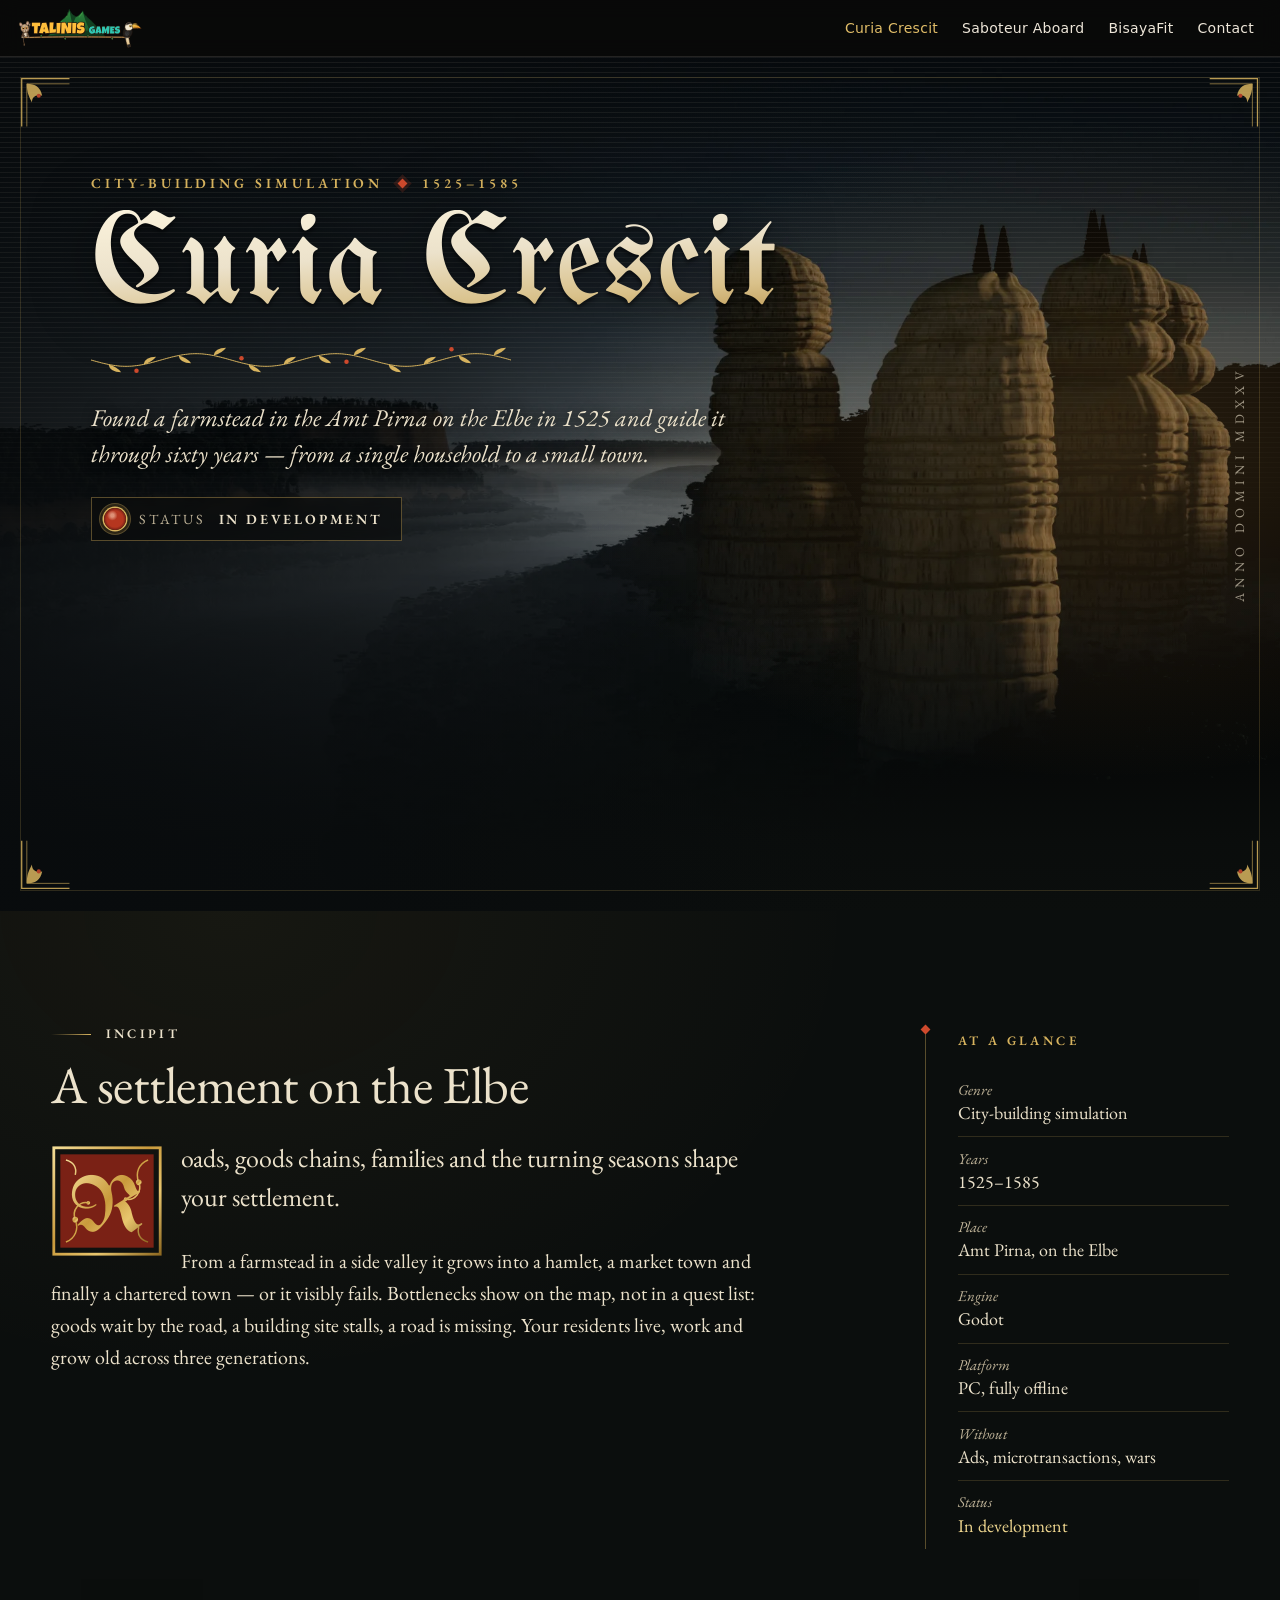
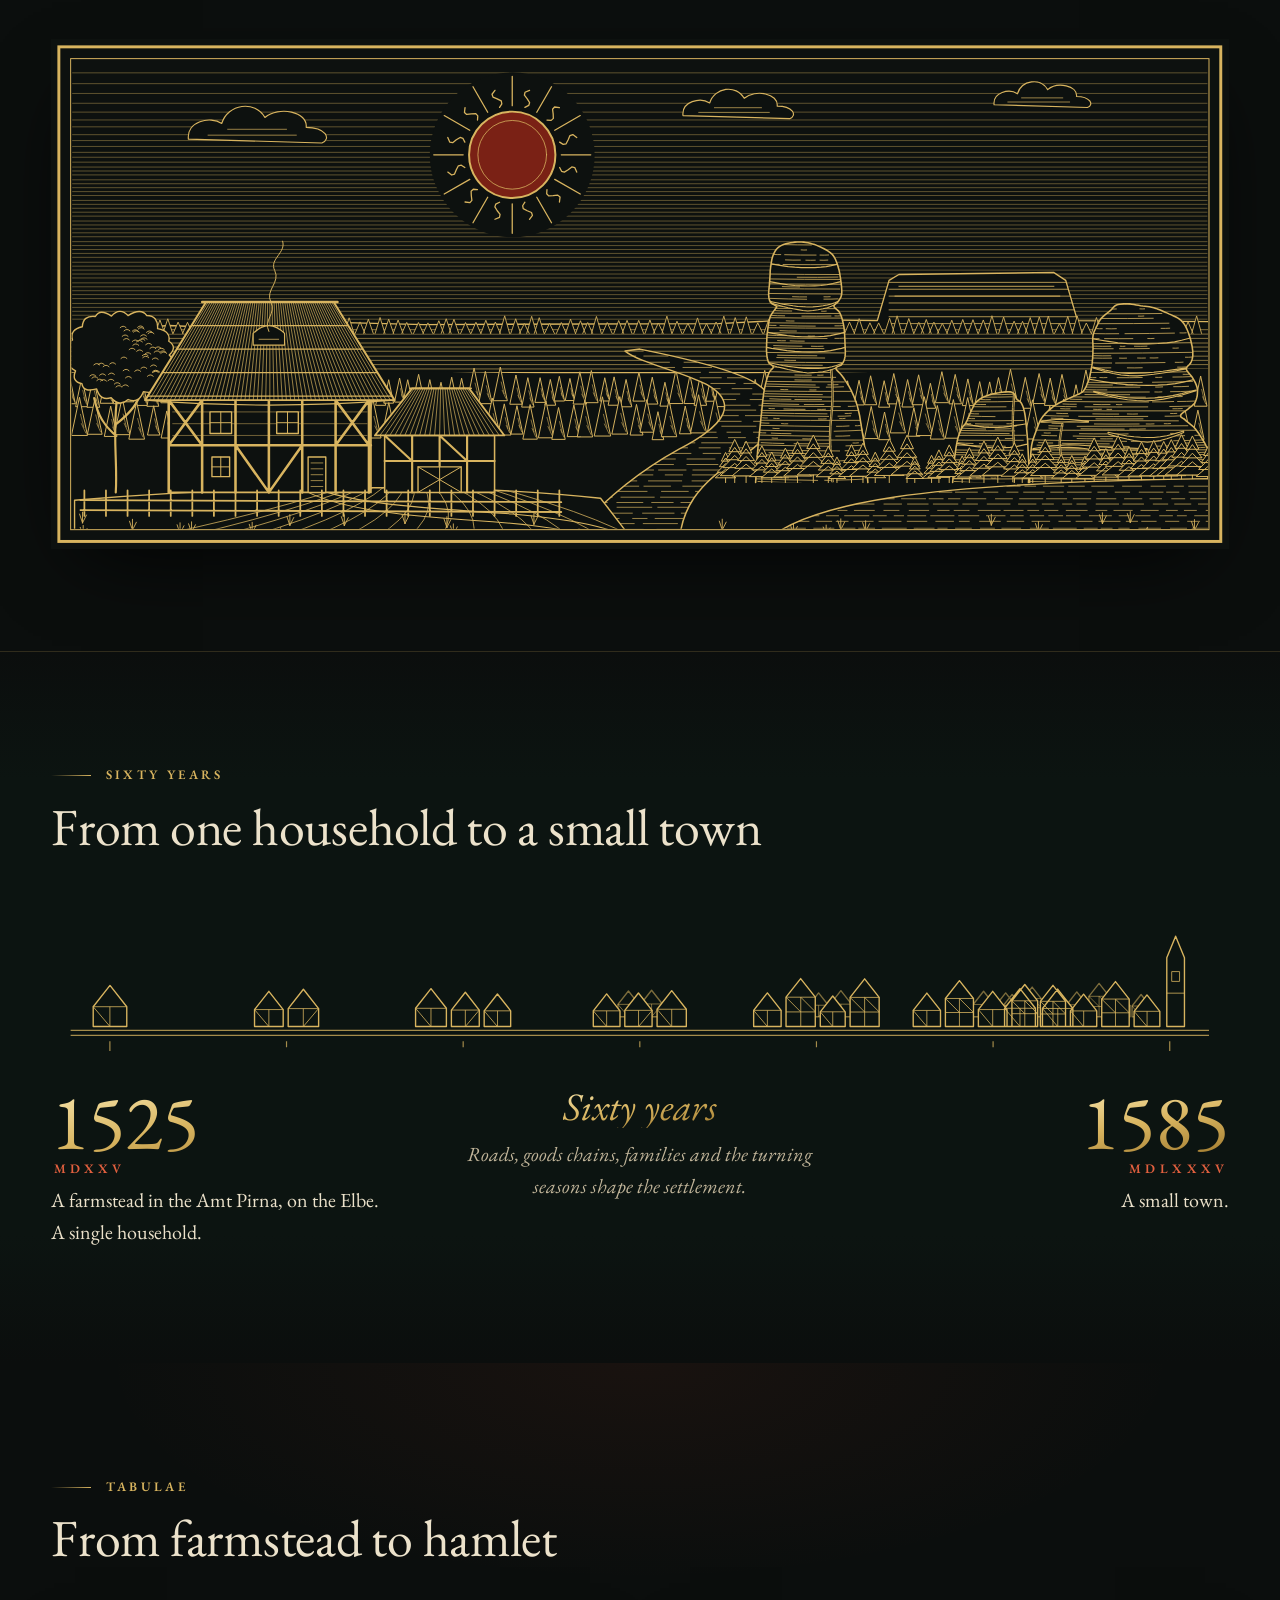
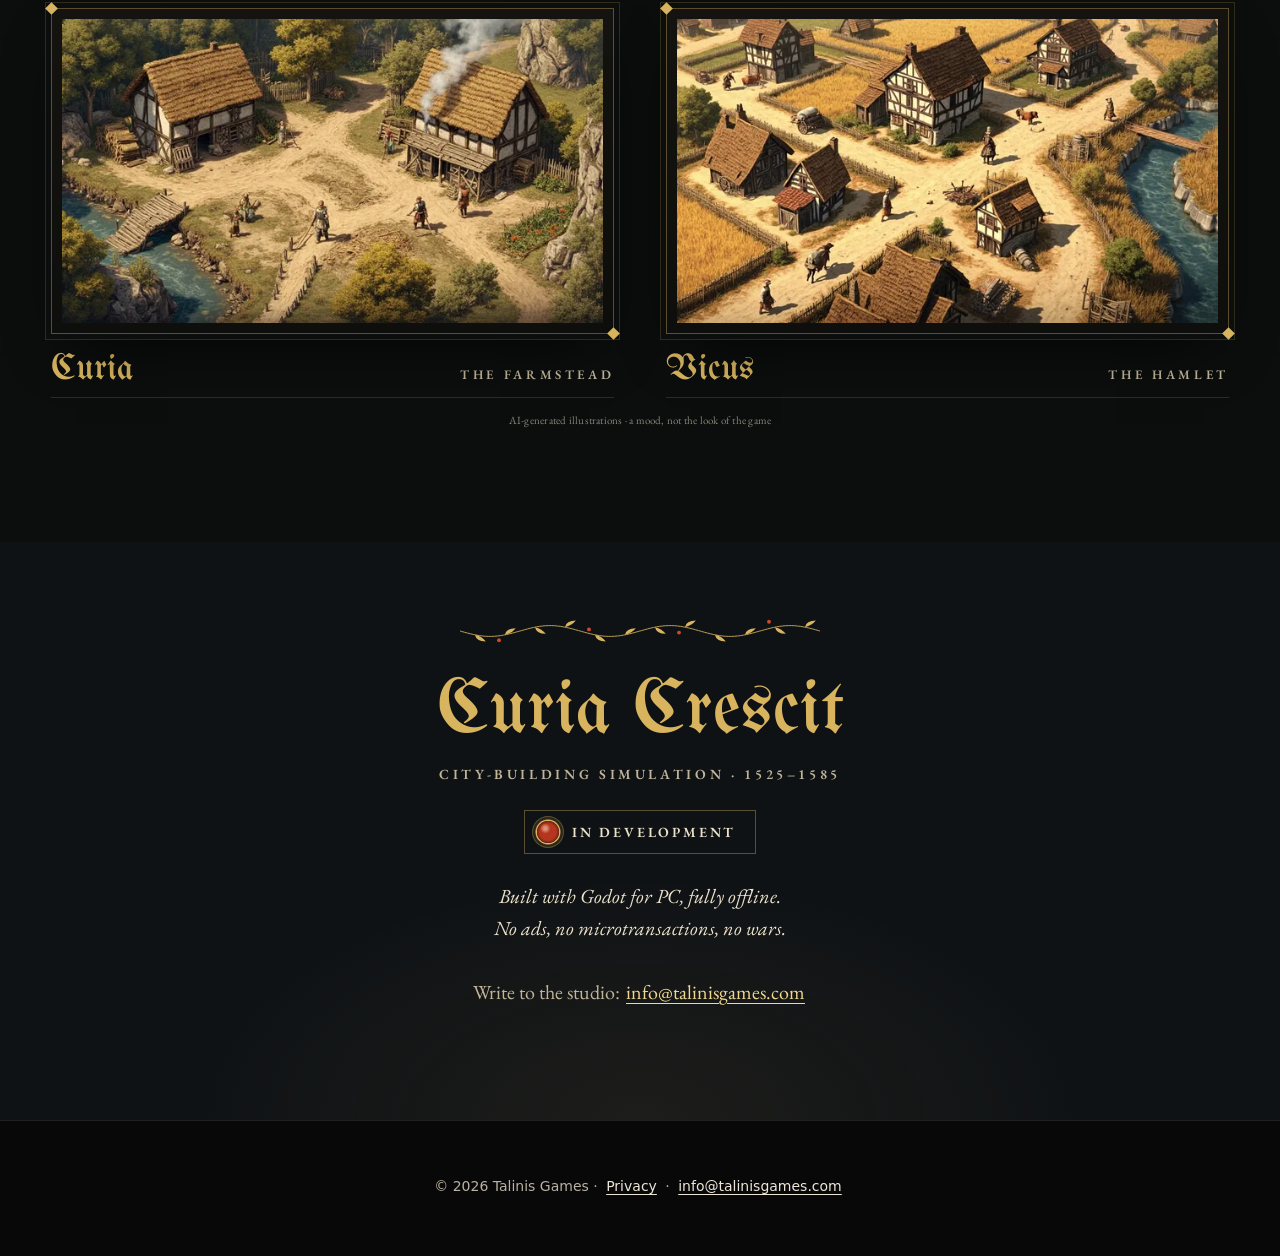
<file: curia.html>
<!doctype html>
<html lang="en">
<head>
<meta charset="utf-8">
<meta name="viewport" content="width=device-width, initial-scale=1">
<meta http-equiv="Content-Security-Policy" content="default-src 'self'; img-src 'self' data:; style-src 'self'; script-src 'self'; base-uri 'none'; form-action 'none'; object-src 'none'">
<meta name="referrer" content="strict-origin-when-cross-origin">
<title>Curia Crescit – city builder, 1525–1585 | Talinis Games</title>
<meta name="description" content="Curia Crescit, a city-building simulation from 1525 to 1585: found a farmstead in the Amt Pirna on the Elbe and grow it into a town. For PC, in development.">
<meta property="og:title" content="Curia Crescit – Talinis Games">
<meta property="og:description" content="Found a farmstead in the Amt Pirna on the Elbe in 1525 and guide it through sixty years — from a single household to a small town.">
<meta property="og:type" content="website">
<meta name="color-scheme" content="dark">
<link rel="stylesheet" href="common.css">
<link rel="stylesheet" href="curia.css">
<link rel="icon" href="favicon.ico?v=2" sizes="any"><link rel="icon" type="image/png" href="favicon.png?v=2"><link rel="apple-touch-icon" href="apple-touch-icon.png?v=2">
<link rel="canonical" href="https://talinisgames.com/curia.html">
<meta property="og:url" content="https://talinisgames.com/curia.html">
<meta property="og:site_name" content="Talinis Games">
<meta property="og:image" content="https://talinisgames.com/assets/img/talinis-og.jpg">
<meta property="og:image:width" content="1200">
<meta property="og:image:height" content="630">
<meta property="og:image:alt" content="The Talinis Games logo on the night sky over Mount Talinis">
<meta name="twitter:card" content="summary_large_image">
<script type="application/ld+json">{"@context":"https://schema.org","@type":"VideoGame","name":"Curia Crescit","url":"https://talinisgames.com/curia.html","genre":"City-building simulation","gamePlatform":"PC","applicationCategory":"Game","publisher":{"@type":"Organization","@id":"https://talinisgames.com/#studio","name":"Talinis Games"},"author":{"@type":"Organization","@id":"https://talinisgames.com/#studio","name":"Talinis Games"},"image":"https://talinisgames.com/assets/render/elbe-sandstone-2400.webp","description":"Found a farmstead in the Amt Pirna on the Elbe in 1525 and guide it through sixty years, from a single household to a small town. In development."}</script>
</head>
<body>
<header class="studio-bar">
  <a class="studio-home" href="/"><img src="assets/img/talinis-logo_ohne-unterzeile.svg" width="1673" height="588" alt="Talinis Games – home"></a>
  <nav aria-label="Studio">
    <ul>
      <li><a href="curia.html" aria-current="page">Curia Crescit</a></li>
      <li><a href="saboteur.html">Saboteur Aboard</a></li>
      <li><a href="bisayafit.html">BisayaFit</a></li>
      <li><a href="/#contact">Contact</a></li>
    </ul>
  </nav>
</header>

<svg class="sprite" aria-hidden="true" focusable="false" xmlns="http://www.w3.org/2000/svg">
  <defs>
    <linearGradient id="gold" x1="0" y1="0" x2="1" y2="1">
      <stop offset="0" stop-color="#f3dc95"/>
      <stop offset="0.45" stop-color="#c99a3c"/>
      <stop offset="0.7" stop-color="#e8c66e"/>
      <stop offset="1" stop-color="#8f6a22"/>
    </linearGradient>
    <symbol id="vine" viewBox="0 0 600 40"><path d="M0 20 L2.5 20.7 L5 21.4 L7.5 22.1 L10 22.8 L12.5 23.4 L15 24.1 L17.5 24.7 L20 25.3 L22.5 25.8 L25 26.4 L27.5 26.8 L30 27.3 L32.5 27.7 L35 28 L37.5 28.3 L40 28.6 L42.5 28.8 L45 28.9 L47.5 29 L50 29 L52.5 29 L55 28.9 L57.5 28.8 L60 28.6 L62.5 28.3 L65 28 L67.5 27.7 L70 27.3 L72.5 26.8 L75 26.4 L77.5 25.8 L80 25.3 L82.5 24.7 L85 24.1 L87.5 23.4 L90 22.8 L92.5 22.1 L95 21.4 L97.5 20.7 L100 20 L102.5 19.3 L105 18.6 L107.5 17.9 L110 17.2 L112.5 16.6 L115 15.9 L117.5 15.3 L120 14.7 L122.5 14.2 L125 13.6 L127.5 13.2 L130 12.7 L132.5 12.3 L135 12 L137.5 11.7 L140 11.4 L142.5 11.2 L145 11.1 L147.5 11 L150 11 L152.5 11 L155 11.1 L157.5 11.2 L160 11.4 L162.5 11.7 L165 12 L167.5 12.3 L170 12.7 L172.5 13.2 L175 13.6 L177.5 14.2 L180 14.7 L182.5 15.3 L185 15.9 L187.5 16.6 L190 17.2 L192.5 17.9 L195 18.6 L197.5 19.3 L200 20 L202.5 20.7 L205 21.4 L207.5 22.1 L210 22.8 L212.5 23.4 L215 24.1 L217.5 24.7 L220 25.3 L222.5 25.8 L225 26.4 L227.5 26.8 L230 27.3 L232.5 27.7 L235 28 L237.5 28.3 L240 28.6 L242.5 28.8 L245 28.9 L247.5 29 L250 29 L252.5 29 L255 28.9 L257.5 28.8 L260 28.6 L262.5 28.3 L265 28 L267.5 27.7 L270 27.3 L272.5 26.8 L275 26.4 L277.5 25.8 L280 25.3 L282.5 24.7 L285 24.1 L287.5 23.4 L290 22.8 L292.5 22.1 L295 21.4 L297.5 20.7 L300 20 L302.5 19.3 L305 18.6 L307.5 17.9 L310 17.2 L312.5 16.6 L315 15.9 L317.5 15.3 L320 14.7 L322.5 14.2 L325 13.6 L327.5 13.2 L330 12.7 L332.5 12.3 L335 12 L337.5 11.7 L340 11.4 L342.5 11.2 L345 11.1 L347.5 11 L350 11 L352.5 11 L355 11.1 L357.5 11.2 L360 11.4 L362.5 11.7 L365 12 L367.5 12.3 L370 12.7 L372.5 13.2 L375 13.6 L377.5 14.2 L380 14.7 L382.5 15.3 L385 15.9 L387.5 16.6 L390 17.2 L392.5 17.9 L395 18.6 L397.5 19.3 L400 20 L402.5 20.7 L405 21.4 L407.5 22.1 L410 22.8 L412.5 23.4 L415 24.1 L417.5 24.7 L420 25.3 L422.5 25.8 L425 26.4 L427.5 26.8 L430 27.3 L432.5 27.7 L435 28 L437.5 28.3 L440 28.6 L442.5 28.8 L445 28.9 L447.5 29 L450 29 L452.5 29 L455 28.9 L457.5 28.8 L460 28.6 L462.5 28.3 L465 28 L467.5 27.7 L470 27.3 L472.5 26.8 L475 26.4 L477.5 25.8 L480 25.3 L482.5 24.7 L485 24.1 L487.5 23.4 L490 22.8 L492.5 22.1 L495 21.4 L497.5 20.7 L500 20 L502.5 19.3 L505 18.6 L507.5 17.9 L510 17.2 L512.5 16.6 L515 15.9 L517.5 15.3 L520 14.7 L522.5 14.2 L525 13.6 L527.5 13.2 L530 12.7 L532.5 12.3 L535 12 L537.5 11.7 L540 11.4 L542.5 11.2 L545 11.1 L547.5 11 L550 11 L552.5 11 L555 11.1 L557.5 11.2 L560 11.4 L562.5 11.7 L565 12 L567.5 12.3 L570 12.7 L572.5 13.2 L575 13.6 L577.5 14.2 L580 14.7 L582.5 15.3 L585 15.9 L587.5 16.6 L590 17.2 L592.5 17.9 L595 18.6 L597.5 19.3 L600 20" fill="none" stroke="currentColor" stroke-width="1.4"/><path d="M25 26.4Q27 37.4 43 37.4Q37 29.4 25 26.4ZM75 26.4Q77 15.4 93 15.4Q87 23.4 75 26.4ZM125 13.6Q127 24.6 143 24.6Q137 16.6 125 13.6ZM175 13.6Q177 2.6 193 2.6Q187 10.6 175 13.6ZM225 26.4Q227 37.4 243 37.4Q237 29.4 225 26.4ZM275 26.4Q277 15.4 293 15.4Q287 23.4 275 26.4ZM325 13.6Q327 24.6 343 24.6Q337 16.6 325 13.6ZM375 13.6Q377 2.6 393 2.6Q387 10.6 375 13.6ZM425 26.4Q427 37.4 443 37.4Q437 29.4 425 26.4ZM475 26.4Q477 15.4 493 15.4Q487 23.4 475 26.4ZM525 13.6Q527 24.6 543 24.6Q537 16.6 525 13.6ZM575 13.6Q577 2.6 593 2.6Q587 10.6 575 13.6Z" fill="currentColor"/><circle class="berry" cx="65" cy="35.4" r="3.2"/><circle class="berry" cx="215" cy="17.4" r="3.2"/><circle class="berry" cx="365" cy="22.6" r="3.2"/><circle class="berry" cx="515" cy="4.6" r="3.2"/></symbol>
    <symbol id="fleuron" viewBox="0 0 40 40">
      <path d="M20 4c3 6 3 10 0 14c-3-4-3-8 0-14Z M36 20c-6 3-10 3-14 0c4-3 8-3 14 0Z M20 36c-3-6-3-10 0-14c3 4 3 8 0 14Z M4 20c6-3 10-3 14 0c-4 3-8 3-14 0Z" fill="currentColor"/>
      <circle cx="20" cy="20" r="2.6" class="berry"/>
    </symbol>
    <symbol id="corner" viewBox="0 0 60 60">
      <path d="M2 58V2h56" fill="none" stroke="currentColor" stroke-width="1.5"/>
      <path d="M8 58V8h50" fill="none" stroke="currentColor" stroke-width="0.8"/>
      <path d="M8 8c10 0 16 4 18 14c-8-2-12 2-12 8c-4-8-6-12-6-22Z" fill="currentColor"/>
      <circle cx="22" cy="22" r="2.4" class="berry"/>
    </symbol>
  </defs>
</svg>

<main id="main">

  
  <section class="hero" aria-labelledby="title">
    <picture class="hero-img">
      <source media="(max-width: 700px)" srcset="assets/render/elbe-sandstone-mobile.webp" width="900" height="1400">
      <img src="assets/render/elbe-sandstone-2400.webp" srcset="assets/render/elbe-sandstone-1200.webp 1200w, assets/render/elbe-sandstone-2400.webp 2400w" sizes="100vw" width="2400" height="1200" alt="">
    </picture>
    <div class="hero-engrave" aria-hidden="true"></div>
    <div class="hero-frame" aria-hidden="true">
      <svg class="hc hc-tl"><use href="#corner"/></svg>
      <svg class="hc hc-tr"><use href="#corner"/></svg>
      <svg class="hc hc-bl"><use href="#corner"/></svg>
      <svg class="hc hc-br"><use href="#corner"/></svg>
    </div>
    <div class="hero-inner">
      <div class="hero-head">
        <p class="kicker"><span>City-building simulation</span><span class="kicker-sep" aria-hidden="true"></span><span>1525–1585</span></p>
        <h1 id="title" class="title">Curia Crescit</h1>
        <p class="rubric" aria-hidden="true"><svg><use href="#vine"/></svg></p>
      </div>
      <div class="hero-foot">
        <p class="lede">Found a farmstead in the Amt Pirna on the Elbe in 1525 and guide it through sixty years — from a single household to a small town.</p>
        <p class="status"><span class="seal" aria-hidden="true"></span><span class="status-label">Status</span> <strong>In development</strong></p>
      </div>
    </div>
    <p class="hero-anno" aria-hidden="true">Anno Domini MDXXV</p>
  </section>

  
  <section class="incipit" aria-labelledby="incipit-h">
    <div class="folio">
      <div class="text-col">
        <p class="eyebrow">Incipit</p>
        <h2 id="incipit-h" class="sec-title">A settlement on the Elbe</h2>
        <p class="first"><span class="dropcap" aria-hidden="true"><svg viewBox="0 0 120 120" focusable="false">
            <rect x="3" y="3" width="114" height="114" fill="none" stroke="url(#gold)" stroke-width="3"/>
            <rect x="10" y="10" width="100" height="100" class="dc-ground"/>
            <path class="dc-vine" d="M16 104c10-4 14-14 10-24s4-20 14-18M104 16c-10 4-14 14-10 24s-4 20-14 18M16 16c8 2 12 8 10 16M104 104c-8-2-12-8-10-16" fill="none" stroke="url(#gold)" stroke-width="1.6"/>
            <circle cx="26" cy="80" r="3" fill="url(#gold)"/><circle cx="94" cy="40" r="3" fill="url(#gold)"/>
            <circle cx="40" cy="62" r="2" fill="url(#gold)"/><circle cx="80" cy="58" r="2" fill="url(#gold)"/>
            <text x="60" y="92" text-anchor="middle" class="dc-letter" fill="url(#gold)">R</text>
          </svg></span><span class="vh">R</span>oads, goods chains, families and the turning seasons shape your settlement.</p>
        <p>From a farmstead in a side valley it grows into a hamlet, a market town and finally a chartered town — or it visibly fails. Bottlenecks show on the map, not in a quest list: goods wait by the road, a building site stalls, a road is missing. Your residents live, work and grow old across three generations.</p>
      </div>
      <div class="marginalia" role="group" aria-labelledby="facts-h">
        <h3 id="facts-h" class="margin-title">At a glance</h3>
        <dl>
          <div><dt>Genre</dt><dd>City-building simulation</dd></div>
          <div><dt>Years</dt><dd>1525–1585</dd></div>
          <div><dt>Place</dt><dd>Amt Pirna, on the Elbe</dd></div>
          <div><dt>Engine</dt><dd>Godot</dd></div>
          <div><dt>Platform</dt><dd>PC, fully offline</dd></div>
          <div><dt>Without</dt><dd>Ads, microtransactions, wars</dd></div>
          <div><dt>Status</dt><dd class="dd-status">In development</dd></div>
        </dl>
      </div>
    </div>
    <figure class="plate">
      <svg class="plate-svg" viewBox="0 0 1200 520" xmlns="http://www.w3.org/2000/svg" role="img" aria-labelledby="plate-t"><title id="plate-t">Woodcut-style drawing: a timber-framed farmstead with a thatched roof in the foreground, the Elbe winding through a wooded valley, weathered sandstone pillars of stacked blocks rising above the pines on the right in front of a table mountain, under a rayed sun.</title><defs><clipPath id="wc-hills"><path d="M20 300 L120 292 L210 296 L300 289 L380 291 L680 290 L760 286 L842 287 L854 246 L864 240 L1022 238 L1034 246 L1046 287 L1180 288 L1180 340 L20 340Z"/></clipPath><clipPath id="wc-river"><path d="M520 520 C560 470 600 440 640 418 C690 392 700 370 668 352 C640 338 600 330 585 318 L600 316 C640 324 700 338 720 352 C752 374 742 402 700 428 C660 452 640 480 640 520Z"/></clipPath><clipPath id="wc-roof"><path d="M96 368 L158 268 L288 268 L350 368Z"/></clipPath><clipPath id="wc-barnroof"><path d="M330 404 L368 356 L426 356 L462 404Z"/></clipPath><clipPath id="wc-field"><path d="M24 470 C200 455 420 452 560 468 L600 520 L24 520Z"/></clipPath><clipPath id="wc-field2"><path d="M720 520 C760 470 900 452 1180 448 L1180 520Z"/></clipPath><clipPath id="wc-inner"><rect x="21" y="21" width="1158" height="478"/></clipPath><clipPath id="wc-p0"><path d="M718 452L718.2 448.6L718.5 444L718.8 438.5L719.2 432.5L719.6 426.4L720 420.7L720.5 415.3L721 409.6L721.6 404L722.2 398.3L722.8 392.8L723.3 387.5L723.9 382.3L724.4 377.2L724.9 372.2L725.4 367.5L726 363L726.6 358.9L727.3 355.2L728.1 351.7L728.9 348.6L729.7 345.7L730.5 343.2L731.3 340.9L732.2 339.2L733.2 337.8L734.2 336.8L735.1 335.9L735.7 335.2L736 334.3L735.7 333.4L735 332.7L734 332.1L733 331.4L732 330.6L731.3 329.6L730.8 328.5L730.4 327.2L730 325.8L729.7 324.3L729.5 322.7L729.3 321L729.2 319.2L729.1 317.2L729.1 315.1L729.2 313L729.2 310.9L729.3 309L729.4 307.3L729.4 305.7L729.5 304.2L729.6 302.7L729.7 301L730 299L730.3 296.7L730.6 294.1L731 291.3L731.5 288.6L732 286L732.6 283.8L733.4 281.9L734.4 280.2L735.4 278.6L736.4 277.3L737.3 276.1L738 275.1L738.5 274.3L739 273.8L739.3 273.5L739.5 273.2L739.5 272.9L739.3 272.4L738.7 271.9L737.7 271.3L736.5 270.7L735.3 270.1L734.1 269.3L733.3 268.5L732.7 267.5L732.2 266.4L731.9 265.2L731.6 263.9L731.4 262.6L731.3 261.1L731.3 259.6L731.3 258L731.5 256.2L731.6 254.5L731.8 252.8L732 251.2L732.1 249.7L732.2 248.2L732.3 246.8L732.4 245.5L732.5 244L732.6 242.5L732.7 241L732.8 239.4L732.8 237.8L732.9 236.1L733.1 234.4L733.3 232.5L733.6 230.6L733.9 228.4L734.3 226.1L734.7 223.9L735.3 221.8L736 219.9L736.8 218.2L737.6 216.6L738.6 215.1L739.7 213.7L741.1 212.4L742.6 211.3L744.4 210.3L746.5 209.4L748.8 208.7L751.2 208.1L753.6 207.7L755.9 207.3L758.1 207L760.3 206.8L762.6 206.8L764.8 206.8L767 207L769.2 207.3L771.4 207.7L773.6 208.2L775.9 208.8L778.1 209.5L780.3 210.3L782.5 211.3L784.8 212.3L787.2 213.5L789.6 214.8L791.9 216.1L794 217.6L795.8 219.2L797.3 221L798.5 222.9L799.5 224.9L800.3 227L801.1 229.1L801.8 231.2L802.4 233.3L803 235.3L803.4 237.3L803.8 239.4L804.1 241.6L804.5 243.9L804.8 246.3L805.2 249L805.5 251.8L805.7 254.5L805.8 257L805.8 259.1L805.5 260.9L805.1 262.5L804.5 263.8L803.8 264.9L803.1 266L802.5 267.1L801.6 268.2L800.6 269.1L799.5 269.9L798.6 270.7L798 271.5L797.8 272.4L798.2 273.4L799.1 274.3L800.3 275.3L801.5 276.3L802.8 277.6L803.8 279.1L804.6 280.9L805.4 282.9L806.1 285L806.7 287.4L807.3 289.8L807.8 292.4L808.2 295.2L808.5 298.2L808.7 301.4L808.9 304.5L809 307.6L809.1 310.4L809.2 312.9L809.3 315.3L809.4 317.6L809.4 319.8L809.3 321.8L809.1 323.7L808.8 325.3L808.3 326.9L807.8 328.2L807.2 329.5L806.5 330.6L805.8 331.6L804.8 332.5L803.5 333.1L802.2 333.6L801 334.1L800.1 334.8L799.8 335.6L800.1 336.6L801 337.7L802.2 338.9L803.6 340.3L805 341.8L806.4 343.6L807.9 345.7L809.4 348.1L811.1 350.6L812.8 353.3L814.3 356.1L815.8 358.9L817 361.7L818.3 364.5L819.4 367.5L820.5 370.5L821.5 373.6L822.4 376.9L823.2 380.3L824 383.9L824.6 387.6L825.2 391.3L825.8 395.1L826.4 398.8L827 402.3L827.6 405.8L828.1 409.2L828.7 412.7L829.2 416.5L829.7 420.7L830.2 425.8L830.8 431.6L831.3 437.7L831.7 443.6L832.1 448.5L832.4 452Z"/><path d="M918.8 452L919 449.2L919.3 445.3L919.6 440.6L920 435.7L920.4 430.9L920.8 426.7L921.3 423L921.8 419.4L922.3 415.9L922.9 412.6L923.5 409.5L924.1 406.8L924.9 404.3L925.7 402.1L926.5 400.1L927.3 398.4L928.1 396.8L928.8 395.5L929.4 394.5L929.9 393.9L930.4 393.5L930.9 393.1L931.5 392.5L932.1 391.5L932.9 389.9L933.8 388L934.7 385.8L935.7 383.6L936.6 381.4L937.5 379.5L938.2 377.8L939 376.3L939.7 374.8L940.4 373.4L941.2 372.1L942.1 370.9L943.1 369.8L944.1 368.8L945.2 367.9L946.3 367.1L947.5 366.3L948.8 365.6L950.1 364.9L951.4 364.2L952.9 363.7L954.3 363.2L955.9 362.7L957.4 362.2L959 361.8L960.6 361.4L962.3 361.1L964 360.7L965.7 360.5L967.4 360.2L969.1 360L970.9 359.8L972.7 359.6L974.4 359.5L976 359.5L977.4 359.6L978.5 359.8L979.4 360.1L980.2 360.6L980.8 361.1L981.4 361.6L982 362.2L982.5 362.9L982.8 363.7L983 364.5L983.2 365.3L983.5 366.1L984 366.9L984.6 367.5L985.4 368.1L986.2 368.6L987.1 369.2L987.9 369.9L988.7 370.9L989.3 372L989.9 373.4L990.5 374.8L991 376.4L991.5 378.2L992 380.2L992.4 382.4L992.8 384.8L993.1 387.4L993.4 390.1L993.7 392.8L994 395.5L994.2 397.9L994.4 400.1L994.6 402.2L994.8 404.8L995.1 408L995.3 412.1L995.6 417.9L996 425.2L996.4 433.1L996.8 440.8L997.1 447.4L997.3 452Z"/><path d="M996 452L996.2 449.8L996.5 446.8L996.9 443.1L997.3 439.3L997.6 435.5L998 432.1L998.2 428.9L998.3 425.9L998.4 422.9L998.6 419.9L998.9 417L999.3 414.1L999.9 411.2L1000.7 408.3L1001.7 405.4L1002.6 402.7L1003.6 400L1004.6 397.5L1005.5 395.1L1006.3 392.9L1007.1 390.9L1008 388.8L1009.2 386.9L1010.6 384.8L1012.3 382.8L1014.3 380.7L1016.5 378.6L1018.9 376.6L1021.3 374.7L1023.9 372.9L1026.7 371.2L1029.8 369.6L1033.1 368.1L1036.3 366.7L1039.3 365.4L1041.9 364.2L1044 363.2L1045.9 362.4L1047.6 361.7L1049.1 360.9L1050.5 360.1L1051.8 358.9L1053 357.4L1054.1 355.6L1055 353.7L1055.8 351.8L1056.5 349.9L1057.2 348.3L1057.7 346.9L1058.1 345.7L1058.4 344.7L1058.6 343.6L1058.9 342.4L1059.1 340.9L1059.5 339.2L1059.9 337.3L1060.2 335.3L1060.6 333.2L1060.9 331.1L1061.1 329L1061.3 326.8L1061.5 324.6L1061.6 322.4L1061.7 320.2L1061.7 317.9L1061.8 315.7L1061.8 313.4L1061.7 311.1L1061.6 308.8L1061.5 306.6L1061.6 304.4L1061.8 302.4L1062.2 300.5L1062.8 298.7L1063.5 297.1L1064.3 295.5L1065 293.9L1065.8 292.4L1066.5 290.9L1067.1 289.6L1067.8 288.2L1068.6 287L1069.4 285.7L1070.5 284.4L1071.7 283.1L1073.1 281.9L1074.6 280.6L1076.2 279.4L1077.7 278.2L1079.1 277.1L1080.3 276L1081.3 274.8L1082.3 273.7L1083.3 272.7L1084.4 271.8L1085.7 271.1L1087.3 270.6L1089.1 270.2L1091 270L1093 269.8L1095 269.8L1097 269.8L1099.2 269.9L1101.3 270.2L1103.6 270.6L1105.8 271L1108.1 271.4L1110.3 271.8L1112.6 272.1L1114.8 272.3L1117 272.6L1119.2 272.9L1121.4 273.3L1123.7 273.8L1125.9 274.5L1128.1 275.3L1130.3 276.1L1132.5 277.1L1134.7 278.1L1137 279.1L1139.2 280.1L1141.6 281.1L1144 282.2L1146.3 283.3L1148.4 284.5L1150.2 285.8L1151.8 287L1153 288.3L1154.1 289.7L1155.1 291.1L1156 292.7L1156.9 294.4L1157.8 296.3L1158.7 298.5L1159.5 300.8L1160.3 303.1L1161 305.4L1161.6 307.7L1162.1 310L1162.6 312.3L1163 314.6L1163.3 316.9L1163.5 319L1163.5 321L1163.5 322.7L1163.3 324.3L1163 325.7L1162.6 327.1L1162.1 328.4L1161.6 329.6L1160.8 330.8L1159.8 331.9L1158.7 332.9L1157.7 334L1157.1 335.1L1156.9 336.3L1157.4 337.7L1158.4 339.1L1159.6 340.7L1161.1 342.3L1162.4 343.9L1163.5 345.6L1164.5 347.4L1165.5 349.2L1166.4 351L1167.2 353L1167.8 354.9L1168.2 356.9L1168.3 359L1168.2 361.2L1168 363.5L1167.5 365.7L1166.9 367.7L1166.2 369.5L1165.3 371.1L1164.2 372.4L1162.9 373.6L1161.6 374.7L1160.2 375.7L1158.9 376.9L1157.5 378L1155.8 379.2L1154.2 380.3L1152.7 381.5L1151.5 382.5L1150.9 383.5L1150.9 384.3L1151.3 385L1152.1 385.7L1153.1 386.3L1154.3 387.1L1155.6 388.2L1157 389.4L1158.7 390.6L1160.5 392.1L1162.4 393.7L1164.4 395.4L1166.2 397.5L1168.1 399.9L1170.1 402.8L1172.1 405.9L1173.9 408.9L1175.6 411.7L1176.8 414.1L1177.7 415.7L1178.2 416.6L1178.5 417.3L1178.6 418.1L1178.7 419.6L1178.8 422.1L1179 426.1L1179 431.5L1179 437.5L1178.9 443.4L1178.9 448.5L1178.8 452Z"/></clipPath></defs><g class="wc" clip-path="url(#wc-inner)" fill="none" stroke="currentColor" stroke-linecap="round" stroke-linejoin="round"><path class="sky" stroke-width="1" d="M22 34.5H1178M22 45.5H1178M22 55.5H1178M22 65.5H1178M22 74.5H1178M22 82.5H1178M22 89.5H1178M22 97.5H1178M22 103.5H1178M22 109.5H1178M22 115.5H1178M22 120.5H1178M22 125.5H1178M22 130.5H1178M22 134.5H1178M22 138.5H1178M22 143.5H1178M22 147.5H1178M22 151.5H1178M22 155.5H1178M22 159.5H1178M22 164.5H1178M22 168.5H1178M22 172.5H1178M22 176.5H1178M22 180.5H1178M22 185.5H1178M22 189.5H1178M22 193.5H1178M22 197.5H1178M22 201.5H1178M22 206.5H1178M22 210.5H1178M22 214.5H1178M22 218.5H1178M22 222.5H1178M22 227.5H1178M22 231.5H1178M22 235.5H1178M22 239.5H1178M22 243.5H1178M22 248.5H1178M22 252.5H1178M22 256.5H1178M22 260.5H1178M22 264.5H1178M22 269.5H1178M22 273.5H1178M22 277.5H1178M22 281.5H1178M22 285.5H1178"/><path class="fill-bg" stroke-width="1.2" d="M140 102C138 84 162 78 174 86C180 66 208 62 218 80C232 68 262 74 260 90C280 90 286 102 276 106Z"/><path stroke-width="0.7" d="M160 98h90M180 92h60"/><path class="fill-bg" stroke-width="1.2" d="M644 78C642.4 63.6 661.6 58.8 671.2 65.2C676 49.2 698.4 46 706.4 60.4C717.6 50.8 741.6 55.6 740 68.4C756 68.4 760.8 78 752.8 81.2Z"/><path stroke-width="0.7" d="M660 74.8h72M676 70h48"/><path class="fill-bg" stroke-width="1.2" d="M961 67C959.6 54.4 976.4 50.2 984.8 55.8C989 41.8 1008.6 39 1015.6 51.6C1025.4 43.2 1046.4 47.4 1045 58.6C1059 58.6 1063.2 67 1056.2 69.8Z"/><path stroke-width="0.7" d="M975 64.2h63M989 60h42"/><circle class="fill-bg" cx="470" cy="118" r="84" stroke="none"/><path stroke-width="1.3" d="M520 118L550 118M518.3 130.9L520.3 134.8L523.1 135.7L527 133.3L530.7 130.4L533.7 131L535.7 135.6M513.3 143L539.3 158M505.4 153.4L505.1 157.7L507.1 159.9L511.7 159.7L516.4 159.1L518.7 161.1L518.1 166.1M495 161.3L510 187.3M482.9 166.3L480.6 169.9L481.2 172.9L485.3 175L489.6 176.8L490.6 179.7L487.6 183.7M470 168L470 198M457.1 166.3L453.2 168.3L452.3 171.1L454.7 175L457.6 178.7L457 181.7L452.4 183.7M445 161.3L430 187.3M434.6 153.4L430.3 153.1L428.1 155.1L428.3 159.7L428.9 164.4L426.9 166.7L421.9 166.1M426.7 143L400.7 158M421.7 130.9L418.1 128.6L415.1 129.2L413 133.3L411.2 137.6L408.3 138.6L404.3 135.6M420 118L390 118M421.7 105.1L419.7 101.2L416.9 100.3L413 102.7L409.3 105.6L406.3 105L404.3 100.4M426.7 93L400.7 78M434.6 82.6L434.9 78.3L432.9 76.1L428.3 76.3L423.6 76.9L421.3 74.9L421.9 69.9M445 74.7L430 48.7M457.1 69.7L459.4 66.1L458.8 63.1L454.7 61L450.4 59.2L449.4 56.3L452.4 52.3M470 68L470 38M482.9 69.7L486.8 67.7L487.7 64.9L485.3 61L482.4 57.3L483 54.3L487.6 52.3M495 74.7L510 48.7M505.4 82.6L509.7 82.9L511.9 80.9L511.7 76.3L511.1 71.6L513.1 69.3L518.1 69.9M513.3 93L539.3 78M518.3 105.1L521.9 107.4L524.9 106.8L527 102.7L528.8 98.4L531.7 97.4L535.7 100.4"/><circle class="sun" cx="470" cy="118" r="44" stroke-width="2"/><circle cx="470" cy="118" r="35" stroke-width="0.8"/><path class="fill-bg" stroke-width="1.4" d="M20 300 L120 292 L210 296 L300 289 L380 291 L680 290 L760 286 L842 287 L854 246 L864 240 L1022 238 L1034 246 L1046 287 L1180 288 L1180 340 L20 340Z"/><g clip-path="url(#wc-hills)"><path stroke-width="0.6" d="M20 296.2H1180M20 300.7H1180M20 305.1H1180M20 309.8H1180M20 313.9H1180M20 318.2H1180M20 323.2H1180M20 327.5H1180M20 331.8H1180M20 336.2H1180"/><path stroke-width="0.8" d="M854 248H1046M854 255H1046M854 262H1046M854 269H1046M854 276H1046M854 283H1046M854 290H1046"/></g><path stroke-width="0.9" d="M864 252 H1022 M860 262 H1028"/><path class="fill-bg" stroke-width="0.9" d="M30 300 L35 284.8 L40 300M39.6 300 L44.6 287.6 L49.6 300M47.8 300 L52.8 282.9 L57.8 300M59.6 300 L64.6 285.9 L69.6 300M70.8 300 L75.8 288.2 L80.8 300M80.4 300 L85.4 285.4 L90.4 300M88.5 300 L93.5 285.3 L98.5 300M98 300 L103 289.7 L108 300M106 300 L111 286.3 L116 300M114 300 L119 285.1 L124 300M124.5 300 L129.5 288.5 L134.5 300M134.1 300 L139.1 288.7 L144.1 300M141.8 300 L146.8 288.7 L151.8 300M149.5 300 L154.5 289.3 L159.5 300M156.6 300 L161.6 285.1 L166.6 300M164.5 300 L169.5 286.5 L174.5 300M172.8 300 L177.8 284.5 L182.8 300M181.2 300 L186.2 286.7 L191.2 300M188.3 300 L193.3 282.6 L198.3 300M198.8 300 L203.8 283 L208.8 300M210.8 300 L215.8 282 L220.8 300M221.7 300 L226.7 288 L231.7 300M232.4 300 L237.4 288 L242.4 300M243.5 300 L248.5 286.6 L253.5 300M253.1 300 L258.1 290 L263.1 300M264.3 300 L269.3 285.5 L274.3 300M272.1 300 L277.1 288.7 L282.1 300M281.6 300 L286.6 285.3 L291.6 300M289.5 300 L294.5 284.8 L299.5 300M298.8 300 L303.8 284.1 L308.8 300M309.9 300 L314.9 288.3 L319.9 300M318.4 300 L323.4 285.6 L328.4 300M330.3 300 L335.3 283.8 L340.3 300M339.1 300 L344.1 285.5 L349.1 300M348.7 300 L353.7 286.4 L358.7 300M357.5 300 L362.5 288.8 L367.5 300M369.4 300 L374.4 288.9 L379.4 300M379.1 300 L384.1 289.3 L389.1 300M390.2 300 L395.2 287.1 L400.2 300M397.7 300 L402.7 285.1 L407.7 300M405.6 300 L410.6 285.6 L415.6 300M417.4 300 L422.4 288.9 L427.4 300M428 300 L433 288.6 L438 300M438.1 300 L443.1 286.6 L448.1 300M447.8 300 L452.8 288.4 L457.8 300M457.3 300 L462.3 282.1 L467.3 300M468.5 300 L473.5 285.1 L478.5 300M477.3 300 L482.3 289.9 L487.3 300M484.8 300 L489.8 282.6 L494.8 300M492.5 300 L497.5 284 L502.5 300M503 300 L508 289.7 L513 300M515 300 L520 288.9 L525 300M524.4 300 L529.4 285.4 L534.4 300M534.5 300 L539.5 287.1 L544.5 300M541.9 300 L546.9 288.9 L551.9 300M550.8 300 L555.8 282.7 L560.8 300M561.8 300 L566.8 288.9 L571.8 300M573.5 300 L578.5 286.9 L583.5 300M582 300 L587 286.7 L592 300M593.9 300 L598.9 286.7 L603.9 300M605.3 300 L610.3 286.3 L615.3 300M613.9 300 L618.9 289.4 L623.9 300M622.6 300 L627.6 282.4 L632.6 300M632.9 300 L637.9 287.6 L642.9 300M644 300 L649 289.8 L654 300M653.8 300 L658.8 284.2 L663.8 300M663 300 L668 289.9 L673 300M672.7 300 L677.7 288.4 L682.7 300M680.6 300 L685.6 282.4 L690.6 300M692.2 300 L697.2 283.9 L702.2 300M703.5 300 L708.5 283.1 L713.5 300M715.2 300 L720.2 289.2 L725.2 300M726.4 300 L731.4 285.8 L736.4 300M737.2 300 L742.2 286.6 L747.2 300M748.9 300 L753.9 288.2 L758.9 300M758 300 L763 283.2 L768 300M769.9 300 L774.9 286.9 L779.9 300"/><path id="horizon-ext" class="fill-bg" stroke-width="0.9" d="M778.9 300 L783.9 286.4 L788.9 300M788.9 300 L793.9 282.6 L798.9 300M798.5 300 L803.5 285.9 L808.5 300M808.7 300 L813.7 288.5 L818.7 300M818.5 300 L823.5 285 L828.5 300M829.5 300 L834.5 289.2 L839.5 300M838.4 300 L843.4 289.3 L848.4 300M849.5 300 L854.5 284.5 L859.5 300M857.2 300 L862.2 282.1 L867.2 300M869.1 300 L874.1 284.8 L879.1 300M879.3 300 L884.3 288.7 L889.3 300M886.9 300 L891.9 285.8 L896.9 300M894.7 300 L899.7 288.5 L904.7 300M903.3 300 L908.3 289.8 L913.3 300M912.9 300 L917.9 286.5 L922.9 300M924.1 300 L929.1 285.8 L934.1 300M934.5 300 L939.5 286 L944.5 300M945 300 L950 286.3 L955 300M953.8 300 L958.8 282 L963.8 300M965.7 300 L970.7 283.3 L975.7 300M976.4 300 L981.4 287.5 L986.4 300M985 300 L990 287.7 L995 300M992.8 300 L997.8 283.9 L1002.8 300M1002.1 300 L1007.1 283.2 L1012.1 300M1011.3 300 L1016.3 282.3 L1021.3 300M1022.6 300 L1027.6 290 L1032.6 300M1031.1 300 L1036.1 282.7 L1041.1 300M1040.7 300 L1045.7 282.2 L1050.7 300M1050 300 L1055 289.4 L1060 300M1060.3 300 L1065.3 283.8 L1070.3 300M1069 300 L1074 289.3 L1079 300M1078 300 L1083 282.3 L1088 300M1088.9 300 L1093.9 289.1 L1098.9 300M1097.5 300 L1102.5 289.2 L1107.5 300M1105.3 300 L1110.3 283.6 L1115.3 300M1113.6 300 L1118.6 285.5 L1123.6 300M1123.1 300 L1128.1 288.5 L1133.1 300M1133.9 300 L1138.9 289 L1143.9 300M1144.3 300 L1149.3 289.1 L1154.3 300M1153.7 300 L1158.7 288.3 L1163.7 300M1162.4 300 L1167.4 282.2 L1172.4 300"/><path class="fill-bg" stroke="none" d="M20 340 C200 336 420 338 600 344 L760 340 L1180 336 L1180 470 L20 470Z"/><path class="fill-bg" stroke-width="1" d="M15.3 371.3L20 348.7L24.7 371.3Z"/><path stroke-width="0.6" d="M21 358.9L22.7 366.8M22 364.6L23.8 369.3"/><path class="fill-bg" stroke-width="1" d="M25.2 374.3L31.4 344.9L37.5 374.3Z"/><path stroke-width="0.6" d="M32.4 358.1L34.8 368.4M33.4 365.5L36.3 372.3"/><path class="fill-bg" stroke-width="1" d="M36.7 374.9L43.1 344.6L49.5 374.9Z"/><path stroke-width="0.6" d="M44.1 358.3L46.7 368.9M45.1 365.8L48.2 372.9"/><path class="fill-bg" stroke-width="1" d="M50.2 370.8L56.6 340.3L63.1 370.8Z"/><path stroke-width="0.6" d="M57.6 354L60.2 364.7M58.6 361.7L61.8 368.8"/><path class="fill-bg" stroke-width="1" d="M63.5 371.2L68.3 348.5L73.1 371.2Z"/><path stroke-width="0.6" d="M69.3 358.7L71 366.6M70.3 364.4L72.1 369.2"/><path class="fill-bg" stroke-width="1" d="M72.2 369.3L78.3 340.2L84.4 369.3Z"/><path stroke-width="0.6" d="M79.3 353.3L81.7 363.5M80.3 360.6L83.2 367.3"/><path class="fill-bg" stroke-width="1" d="M86 373L92.2 343.6L98.3 373Z"/><path stroke-width="0.6" d="M93.2 356.9L95.6 367.1M94.2 364.2L97.1 371"/><path class="fill-bg" stroke-width="1" d="M97.8 373.9L103.7 345.4L109.7 373.9Z"/><path stroke-width="0.6" d="M104.7 358.2L107.1 368.2M105.7 365.4L108.5 371.9"/><path class="fill-bg" stroke-width="1" d="M112 370.3L116.9 347.3L121.7 370.3Z"/><path stroke-width="0.6" d="M117.9 357.7L119.6 365.7M118.9 363.4L120.7 368.3"/><path class="fill-bg" stroke-width="1" d="M121.9 369.3L127.7 341.5L133.5 369.3Z"/><path stroke-width="0.6" d="M128.7 354L131 363.8M129.7 361L132.4 367.3"/><path class="fill-bg" stroke-width="1" d="M134.3 371.1L141.2 338L148.2 371.1Z"/><path stroke-width="0.6" d="M142.2 352.9L145.1 364.5M143.2 361.2L146.8 369.1"/><path class="fill-bg" stroke-width="1" d="M151.2 372.3L156.6 346.6L162 372.3Z"/><path stroke-width="0.6" d="M157.6 358.2L159.6 367.2M158.6 364.6L160.9 370.3"/><path class="fill-bg" stroke-width="1" d="M162.3 371.9L167.5 347.2L172.7 371.9Z"/><path stroke-width="0.6" d="M168.5 358.3L170.4 367M169.5 364.5L171.6 369.9"/><path class="fill-bg" stroke-width="1" d="M170.9 368.6L177.1 339L183.3 368.6Z"/><path stroke-width="0.6" d="M178.1 352.3L180.6 362.7M179.1 359.7L182.1 366.6"/><path class="fill-bg" stroke-width="1" d="M181.8 369.6L187.9 340.5L194 369.6Z"/><path stroke-width="0.6" d="M188.9 353.6L191.3 363.8M189.9 360.9L192.7 367.6"/><path class="fill-bg" stroke-width="1" d="M194.4 371.2L200.8 341L207.1 371.2Z"/><path stroke-width="0.6" d="M201.8 354.6L204.3 365.2M202.8 362.2L205.9 369.2"/><path class="fill-bg" stroke-width="1" d="M207 368.4L212.9 340.5L218.8 368.4Z"/><path stroke-width="0.6" d="M213.9 353L216.2 362.8M214.9 360L217.6 366.4"/><path class="fill-bg" stroke-width="1" d="M217.2 375.2L223.2 346.8L229.2 375.2Z"/><path stroke-width="0.6" d="M224.2 359.6L226.5 369.5M225.2 366.7L228 373.2"/><path class="fill-bg" stroke-width="1" d="M229.9 374.9L236.2 344.7L242.6 374.9Z"/><path stroke-width="0.6" d="M237.2 358.3L239.8 368.9M238.2 365.8L241.3 372.9"/><path class="fill-bg" stroke-width="1" d="M244.9 373.1L251.3 342.7L257.6 373.1Z"/><path stroke-width="0.6" d="M252.3 356.4L254.8 367M253.3 364L256.4 371.1"/><path class="fill-bg" stroke-width="1" d="M259.9 370.6L266.6 338.9L273.2 370.6Z"/><path stroke-width="0.6" d="M267.6 353.1L270.3 364.2M268.6 361.1L271.9 368.6"/><path class="fill-bg" stroke-width="1" d="M273.2 372.6L278.2 349.1L283.1 372.6Z"/><path stroke-width="0.6" d="M279.2 359.7L280.9 367.9M280.2 365.5L282.1 370.6"/><path class="fill-bg" stroke-width="1" d="M283.3 373.6L289.3 345L295.3 373.6Z"/><path stroke-width="0.6" d="M290.3 357.8L292.6 367.9M291.3 365L294.1 371.6"/><path class="fill-bg" stroke-width="1" d="M297.1 375.4L302.2 351.2L307.3 375.4Z"/><path stroke-width="0.6" d="M303.2 362.1L305 370.5M304.2 368.1L306.3 373.4"/><path class="fill-bg" stroke-width="1" d="M308.1 371.1L313.5 345.8L318.8 371.1Z"/><path stroke-width="0.6" d="M314.5 357.2L316.4 366.1M315.5 363.5L317.7 369.1"/><path class="fill-bg" stroke-width="1" d="M316.4 369.2L323.1 337L329.9 369.2Z"/><path stroke-width="0.6" d="M324.1 351.5L326.9 362.8M325.1 359.5L328.5 367.2"/><path class="fill-bg" stroke-width="1" d="M330.9 372.9L335.9 348.7L341 372.9Z"/><path stroke-width="0.6" d="M336.9 359.6L338.8 368M337.9 365.6L340 370.9"/><path class="fill-bg" stroke-width="1" d="M339.2 370.7L344.1 347.2L349 370.7Z"/><path stroke-width="0.6" d="M345.1 357.8L346.9 366M346.1 363.6L348 368.7"/><path class="fill-bg" stroke-width="1" d="M350.1 369.6L355.2 345.5L360.3 369.6Z"/><path stroke-width="0.6" d="M356.2 356.3L358 364.8M357.2 362.4L359.3 367.6"/><path class="fill-bg" stroke-width="1" d="M357.7 375.1L363.5 347.2L369.4 375.1Z"/><path stroke-width="0.6" d="M364.5 359.7L366.8 369.5M365.5 366.7L368.2 373.1"/><path class="fill-bg" stroke-width="1" d="M368.4 371.3L374.6 341.7L380.8 371.3Z"/><path stroke-width="0.6" d="M375.6 355L378.1 365.4M376.6 362.4L379.6 369.3"/><path class="fill-bg" stroke-width="1" d="M380.9 371.4L386 347.1L391.1 371.4Z"/><path stroke-width="0.6" d="M387 358L388.8 366.5M388 364.1L390 369.4"/><path class="fill-bg" stroke-width="1" d="M392.1 374.9L397.4 349.8L402.6 374.9Z"/><path stroke-width="0.6" d="M398.4 361.1L400.3 369.9M399.4 367.4L401.6 372.9"/><path class="fill-bg" stroke-width="1" d="M402.1 374.4L408.3 344.6L414.5 374.4Z"/><path stroke-width="0.6" d="M409.3 358L411.8 368.4M410.3 365.4L413.3 372.4"/><path class="fill-bg" stroke-width="1" d="M413 371.6L418.4 345.7L423.9 371.6Z"/><path stroke-width="0.6" d="M419.4 357.4L421.5 366.4M420.4 363.8L422.8 369.6"/><path class="fill-bg" stroke-width="1" d="M424 369.2L431.1 335.3L438.3 369.2Z"/><path stroke-width="0.6" d="M432.1 350.6L435.1 362.4M433.1 359L436.8 367.2"/><path class="fill-bg" stroke-width="1" d="M435.8 371.2L442.6 338.7L449.4 371.2Z"/><path stroke-width="0.6" d="M443.6 353.3L446.4 364.7M444.6 361.4L448.1 369.2"/><path class="fill-bg" stroke-width="1" d="M450.7 368.2L457.8 334.3L464.9 368.2Z"/><path stroke-width="0.6" d="M458.8 349.5L461.8 361.4M459.8 358L463.5 366.2"/><path class="fill-bg" stroke-width="1" d="M467.6 371.8L473.8 342.4L480 371.8Z"/><path stroke-width="0.6" d="M474.8 355.6L477.2 365.9M475.8 363L478.7 369.8"/><path class="fill-bg" stroke-width="1" d="M479.7 374.7L485.9 345.1L492.1 374.7Z"/><path stroke-width="0.6" d="M486.9 358.4L489.4 368.8M487.9 365.9L490.9 372.7"/><path class="fill-bg" stroke-width="1" d="M493.2 369.9L498.4 345.1L503.6 369.9Z"/><path stroke-width="0.6" d="M499.4 356.2L501.3 364.9M500.4 362.4L502.6 367.9"/><path class="fill-bg" stroke-width="1" d="M503.3 372.8L508.8 346.9L514.2 372.8Z"/><path stroke-width="0.6" d="M509.8 358.6L511.8 367.6M510.8 365L513.1 370.8"/><path class="fill-bg" stroke-width="1" d="M512.7 368.5L518 343.7L523.2 368.5Z"/><path stroke-width="0.6" d="M519 354.9L520.9 363.5M520 361.1L522.1 366.5"/><path class="fill-bg" stroke-width="1" d="M524.1 368L528.8 345.9L533.4 368Z"/><path stroke-width="0.6" d="M529.8 355.8L531.4 363.6M530.8 361.4L532.5 366"/><path class="fill-bg" stroke-width="1" d="M532.1 371.6L538.9 339.1L545.7 371.6Z"/><path stroke-width="0.6" d="M539.9 353.7L542.7 365.1M540.9 361.9L544.4 369.6"/><path class="fill-bg" stroke-width="1" d="M543.8 370.2L550.6 337.8L557.4 370.2Z"/><path stroke-width="0.6" d="M551.6 352.4L554.4 363.7M552.6 360.5L556 368.2"/><path class="fill-bg" stroke-width="1" d="M559.4 368.5L564.3 345.2L569.2 368.5Z"/><path stroke-width="0.6" d="M565.3 355.7L567 363.9M566.3 361.5L568.2 366.5"/><path class="fill-bg" stroke-width="1" d="M567.8 372.8L573.8 344.3L579.8 372.8Z"/><path stroke-width="0.6" d="M574.8 357.1L577.1 367.1M575.8 364.2L578.6 370.8"/><path class="fill-bg" stroke-width="1" d="M580.2 374.4L586 346.9L591.7 374.4Z"/><path stroke-width="0.6" d="M587 359.2L589.2 368.9M588 366.1L590.6 372.4"/><path class="fill-bg" stroke-width="1" d="M593.1 368.6L599.1 339.7L605.2 368.6Z"/><path stroke-width="0.6" d="M600.1 352.7L602.5 362.8M601.1 359.9L604 366.6"/><path class="fill-bg" stroke-width="1" d="M607 371.6L612.7 344.6L618.3 371.6Z"/><path stroke-width="0.6" d="M613.7 356.7L615.8 366.2M614.7 363.5L617.2 369.6"/><path class="fill-bg" stroke-width="1" d="M620.6 373.7L625.6 349.8L630.7 373.7Z"/><path stroke-width="0.6" d="M626.6 360.5L628.4 368.9M627.6 366.5L629.6 371.7"/><path class="fill-bg" stroke-width="1" d="M629.8 371.1L636.8 337.3L643.9 371.1Z"/><path stroke-width="0.6" d="M637.8 352.5L640.8 364.3M638.8 360.9L642.5 369.1"/><path class="fill-bg" stroke-width="1" d="M645.2 371.1L651.1 342.7L657.1 371.1Z"/><path stroke-width="0.6" d="M652.1 355.5L654.5 365.4M653.1 362.6L655.9 369.1"/><path class="fill-bg" stroke-width="1" d="M655.4 372.9L661.7 342.8L668 372.9Z"/><path stroke-width="0.6" d="M662.7 356.4L665.3 366.9M663.7 363.9L666.8 370.9"/><path class="fill-bg" stroke-width="1" d="M667.4 368.7L672.1 346.2L676.8 368.7Z"/><path stroke-width="0.6" d="M673.1 356.3L674.8 364.2M674.1 361.9L675.9 366.7"/><path class="fill-bg" stroke-width="1" d="M675.6 374.2L682.1 343.4L688.5 374.2Z"/><path stroke-width="0.6" d="M683.1 357.2L685.7 368M684.1 365L687.2 372.2"/><path class="fill-bg" stroke-width="1" d="M688.7 375.7L695.1 344.9L701.6 375.7Z"/><path stroke-width="0.6" d="M696.1 358.7L698.8 369.5M697.1 366.4L700.3 373.7"/><path class="fill-bg" stroke-width="1" d="M701.8 374.8L707.6 347.3L713.4 374.8Z"/><path stroke-width="0.6" d="M708.6 359.7L710.8 369.3M709.6 366.6L712.2 372.8"/><path class="fill-bg" stroke-width="1" d="M712.2 372.8L717.6 347L723 372.8Z"/><path stroke-width="0.6" d="M718.6 358.6L720.7 367.6M719.6 365L722 370.8"/><path class="fill-bg" stroke-width="1" d="M720.7 369.2L727.3 337.6L733.9 369.2Z"/><path stroke-width="0.6" d="M728.3 351.8L731 362.9M729.3 359.7L732.6 367.2"/><path class="fill-bg" stroke-width="1" d="M732.7 368.3L739.4 336.4L746.1 368.3Z"/><path stroke-width="0.6" d="M740.4 350.8L743.2 362M741.4 358.8L744.8 366.3"/><path class="fill-bg" stroke-width="1" d="M747.6 368.6L752.4 345.4L757.3 368.6Z"/><path stroke-width="0.6" d="M753.4 355.8L755.2 363.9M754.4 361.6L756.3 366.6"/><path class="fill-bg" stroke-width="1" d="M758 368.7L762.7 346.5L767.3 368.7Z"/><path stroke-width="0.6" d="M763.7 356.5L765.3 364.3M764.7 362L766.4 366.7"/><path class="fill-bg" stroke-width="1" d="M765.5 374.1L770.5 350.5L775.4 374.1Z"/><path stroke-width="0.6" d="M771.5 361.1L773.2 369.4M772.5 367L774.4 372.1"/><path class="fill-bg" stroke-width="1" d="M774.7 369.3L779.5 346.8L784.2 369.3Z"/><path stroke-width="0.6" d="M780.5 356.9L782.1 364.8M781.5 362.6L783.2 367.3"/><path class="fill-bg" stroke-width="1" d="M780.7 369L787.7 336L794.6 369Z"/><path stroke-width="0.6" d="M788.7 350.8L791.5 362.4M789.7 359.1L793.2 367"/><path class="fill-bg" stroke-width="1" d="M797.3 372.2L802.5 347.4L807.8 372.2Z"/><path stroke-width="0.6" d="M803.5 358.5L805.5 367.2M804.5 364.7L806.7 370.2"/><path class="fill-bg" stroke-width="1" d="M806.3 373.7L811.7 348.3L817 373.7Z"/><path stroke-width="0.6" d="M812.7 359.8L814.6 368.7M813.7 366.1L815.9 371.7"/><path class="fill-bg" stroke-width="1" d="M818.2 372.5L823.4 347.8L828.6 372.5Z"/><path stroke-width="0.6" d="M824.4 358.9L826.3 367.6M825.4 365.1L827.6 370.5"/><path class="fill-bg" stroke-width="1" d="M829.1 372.3L835.2 343.2L841.3 372.3Z"/><path stroke-width="0.6" d="M836.2 356.3L838.6 366.5M837.2 363.6L840.1 370.3"/><path class="fill-bg" stroke-width="1" d="M843.4 374.8L849 348.2L854.6 374.8Z"/><path stroke-width="0.6" d="M850 360.2L852.1 369.5M851 366.8L853.4 372.8"/><path class="fill-bg" stroke-width="1" d="M852.4 371.4L858.8 340.9L865.2 371.4Z"/><path stroke-width="0.6" d="M859.8 354.6L862.4 365.3M860.8 362.2L863.9 369.4"/><path class="fill-bg" stroke-width="1" d="M867.2 374.6L872.9 347L878.7 374.6Z"/><path stroke-width="0.6" d="M873.9 359.4L876.2 369.1M874.9 366.3L877.6 372.6"/><path class="fill-bg" stroke-width="1" d="M877.8 372.3L884.1 342.2L890.4 372.3Z"/><path stroke-width="0.6" d="M885.1 355.7L887.7 366.3M886.1 363.3L889.2 370.3"/><path class="fill-bg" stroke-width="1" d="M890.8 375.9L896.1 350.8L901.4 375.9Z"/><path stroke-width="0.6" d="M897.1 362.1L899.1 370.9M898.1 368.4L900.3 373.9"/><path class="fill-bg" stroke-width="1" d="M901.3 370.2L907.8 339L914.4 370.2Z"/><path stroke-width="0.6" d="M908.8 353.1L911.5 364M909.8 360.9L913.1 368.2"/><path class="fill-bg" stroke-width="1" d="M915.2 371.4L921.4 341.8L927.6 371.4Z"/><path stroke-width="0.6" d="M922.4 355.1L924.9 365.5M923.4 362.5L926.4 369.4"/><path class="fill-bg" stroke-width="1" d="M928.7 373.2L934.3 346.4L939.9 373.2Z"/><path stroke-width="0.6" d="M935.3 358.5L937.4 367.9M936.3 365.2L938.8 371.2"/><path class="fill-bg" stroke-width="1" d="M941.4 372.4L946.3 349.1L951.2 372.4Z"/><path stroke-width="0.6" d="M947.3 359.6L949 367.7M948.3 365.4L950.2 370.4"/><path class="fill-bg" stroke-width="1" d="M951 375.7L956.5 349.4L962 375.7Z"/><path stroke-width="0.6" d="M957.5 361.3L959.6 370.5M958.5 367.9L960.9 373.7"/><path class="fill-bg" stroke-width="1" d="M960.4 369.4L965.5 345L970.7 369.4Z"/><path stroke-width="0.6" d="M966.5 356L968.4 364.5M967.5 362.1L969.6 367.4"/><path class="fill-bg" stroke-width="1" d="M970.7 369.9L977.7 336.5L984.7 369.9Z"/><path stroke-width="0.6" d="M978.7 351.5L981.6 363.2M979.7 359.9L983.3 367.9"/><path class="fill-bg" stroke-width="1" d="M986.3 375.9L992.8 344.8L999.3 375.9Z"/><path stroke-width="0.6" d="M993.8 358.8L996.4 369.7M994.8 366.6L998 373.9"/><path class="fill-bg" stroke-width="1" d="M1000.5 371.1L1006.9 340.9L1013.2 371.1Z"/><path stroke-width="0.6" d="M1007.9 354.5L1010.4 365.1M1008.9 362.1L1011.9 369.1"/><path class="fill-bg" stroke-width="1" d="M1012.4 373L1018.2 345.5L1024 373Z"/><path stroke-width="0.6" d="M1019.2 357.9L1021.4 367.5M1020.2 364.8L1022.8 371"/><path class="fill-bg" stroke-width="1" d="M1023.7 372.6L1030.2 341.8L1036.7 372.6Z"/><path stroke-width="0.6" d="M1031.2 355.6L1033.8 366.4M1032.2 363.3L1035.4 370.6"/><path class="fill-bg" stroke-width="1" d="M1039.8 374.6L1044.5 352.3L1049.2 374.6Z"/><path stroke-width="0.6" d="M1045.5 362.4L1047.1 370.2M1046.5 367.9L1048.2 372.6"/><path class="fill-bg" stroke-width="1" d="M1048 368.8L1054.6 337.4L1061.2 368.8Z"/><path stroke-width="0.6" d="M1055.6 351.5L1058.3 362.5M1056.6 359.4L1059.9 366.8"/><path class="fill-bg" stroke-width="1" d="M1060.6 368.4L1065.5 345.3L1070.3 368.4Z"/><path stroke-width="0.6" d="M1066.5 355.7L1068.2 363.8M1067.5 361.5L1069.4 366.4"/><path class="fill-bg" stroke-width="1" d="M1069 375.6L1074.9 347.5L1080.8 375.6Z"/><path stroke-width="0.6" d="M1075.9 360.1L1078.2 370M1076.9 367.1L1079.7 373.6"/><path class="fill-bg" stroke-width="1" d="M1080.5 374.3L1085.7 349.8L1090.8 374.3Z"/><path stroke-width="0.6" d="M1086.7 360.9L1088.5 369.4M1087.7 367L1089.8 372.3"/><path class="fill-bg" stroke-width="1" d="M1087.9 368.1L1093.9 339.2L1100 368.1Z"/><path stroke-width="0.6" d="M1094.9 352.2L1097.3 362.4M1095.9 359.5L1098.8 366.1"/><path class="fill-bg" stroke-width="1" d="M1097.7 368.7L1104 338.9L1110.2 368.7Z"/><path stroke-width="0.6" d="M1105 352.3L1107.5 362.8M1106 359.8L1109 366.7"/><path class="fill-bg" stroke-width="1" d="M1110.1 370.2L1116.9 338L1123.7 370.2Z"/><path stroke-width="0.6" d="M1117.9 352.5L1120.7 363.8M1118.9 360.6L1122.3 368.2"/><path class="fill-bg" stroke-width="1" d="M1124.5 368.4L1131.1 337L1137.7 368.4Z"/><path stroke-width="0.6" d="M1132.1 351.1L1134.8 362.1M1133.1 359L1136.3 366.4"/><path class="fill-bg" stroke-width="1" d="M1139.1 375.6L1144.5 350L1149.9 375.6Z"/><path stroke-width="0.6" d="M1145.5 361.5L1147.5 370.5M1146.5 367.9L1148.8 373.6"/><path class="fill-bg" stroke-width="1" d="M1148.5 371.5L1155.5 338.5L1162.4 371.5Z"/><path stroke-width="0.6" d="M1156.5 353.3L1159.4 364.9M1157.5 361.6L1161 369.5"/><path class="fill-bg" stroke-width="1" d="M1165.1 373.8L1171.5 343.4L1177.9 373.8Z"/><path stroke-width="0.6" d="M1172.5 357L1175.1 367.7M1173.5 364.6L1176.6 371.8"/><path class="fill-bg" stroke-width="1" d="M20.9 403.6L29 365.1L37.1 403.6Z"/><path stroke-width="0.6" d="M30 382.4L33.5 395.9M31 392L35.5 401.6"/><path class="fill-bg" stroke-width="1" d="M37.2 402.4L44.6 367.2L52 402.4Z"/><path stroke-width="0.6" d="M45.6 383L48.7 395.4M46.6 391.9L50.5 400.4"/><path class="fill-bg" stroke-width="1" d="M54.4 404.6L60.8 374.1L67.2 404.6Z"/><path stroke-width="0.6" d="M61.8 387.8L64.4 398.5M62.8 395.4L66 402.6"/><path class="fill-bg" stroke-width="1" d="M64.6 402.8L72.5 365.4L80.3 402.8Z"/><path stroke-width="0.6" d="M73.5 382.2L76.8 395.3M74.5 391.6L78.7 400.8"/><path class="fill-bg" stroke-width="1" d="M79.4 407.4L87.3 369.8L95.2 407.4Z"/><path stroke-width="0.6" d="M88.3 386.7L91.7 399.9M89.3 396.1L93.6 405.4"/><path class="fill-bg" stroke-width="1" d="M98.4 403.2L104.6 373.8L110.8 403.2Z"/><path stroke-width="0.6" d="M105.6 387.1L108.1 397.4M106.6 394.4L109.6 401.2"/><path class="fill-bg" stroke-width="1" d="M112.3 406.2L118 379L123.7 406.2Z"/><path stroke-width="0.6" d="M119 391.2L121.2 400.8M120 398L122.6 404.2"/><path class="fill-bg" stroke-width="1" d="M120.6 401.4L127.5 368.7L134.3 401.4Z"/><path stroke-width="0.6" d="M128.5 383.4L131.3 394.8M129.5 391.6L133 399.4"/><path class="fill-bg" stroke-width="1" d="M132.5 400.1L140.6 361.9L148.6 400.1Z"/><path stroke-width="0.6" d="M141.6 379.1L145 392.4M142.6 388.6L147 398.1"/><path class="fill-bg" stroke-width="1" d="M151.1 406.6L158 373.8L164.9 406.6Z"/><path stroke-width="0.6" d="M159 388.5L161.9 400M160 396.7L163.5 404.6"/><path class="fill-bg" stroke-width="1" d="M164.5 404.9L172.9 365.3L181.2 404.9Z"/><path stroke-width="0.6" d="M173.9 383.2L177.5 397M174.9 393.1L179.5 402.9"/><path class="fill-bg" stroke-width="1" d="M181.1 403.4L189 366L196.8 403.4Z"/><path stroke-width="0.6" d="M190 382.8L193.4 395.9M191 392.2L195.3 401.4"/><path class="fill-bg" stroke-width="1" d="M195.3 405.5L203.6 365.8L212 405.5Z"/><path stroke-width="0.6" d="M204.6 383.7L208.3 397.6M205.6 393.6L210.3 403.5"/><path class="fill-bg" stroke-width="1" d="M209.9 407L217.6 370.3L225.3 407Z"/><path stroke-width="0.6" d="M218.6 386.8L221.9 399.7M219.6 396L223.8 405"/><path class="fill-bg" stroke-width="1" d="M229.6 400.3L235.3 372.9L241.1 400.3Z"/><path stroke-width="0.6" d="M236.3 385.3L238.5 394.8M237.3 392.1L239.9 398.3"/><path class="fill-bg" stroke-width="1" d="M238.9 406.4L246.2 371.5L253.5 406.4Z"/><path stroke-width="0.6" d="M247.2 387.2L250.3 399.4M248.2 395.9L252.1 404.4"/><path class="fill-bg" stroke-width="1" d="M252.6 403L258.4 375.3L264.2 403Z"/><path stroke-width="0.6" d="M259.4 387.8L261.7 397.5M260.4 394.7L263.1 401"/><path class="fill-bg" stroke-width="1" d="M259.9 406.8L267.8 369.1L275.7 406.8Z"/><path stroke-width="0.6" d="M268.8 386.1L272.2 399.3M269.8 395.5L274.1 404.8"/><path class="fill-bg" stroke-width="1" d="M276 403L282.9 370.3L289.7 403Z"/><path stroke-width="0.6" d="M283.9 385L286.7 396.4M284.9 393.2L288.4 401"/><path class="fill-bg" stroke-width="1" d="M289 401.8L297.3 362L305.7 401.8Z"/><path stroke-width="0.6" d="M298.3 379.9L302 393.9M299.3 389.9L304 399.8"/><path class="fill-bg" stroke-width="1" d="M305.9 403.8L313.9 365.9L321.8 403.8Z"/><path stroke-width="0.6" d="M314.9 383L318.3 396.2M315.9 392.4L320.2 401.8"/><path class="fill-bg" stroke-width="1" d="M319.7 406.2L328 366.9L336.2 406.2Z"/><path stroke-width="0.6" d="M329 384.6L332.6 398.3M330 394.4L334.6 404.2"/><path class="fill-bg" stroke-width="1" d="M337.4 403.2L344.2 370.5L351.1 403.2Z"/><path stroke-width="0.6" d="M345.2 385.2L348.1 396.6M346.2 393.4L349.7 401.2"/><path class="fill-bg" stroke-width="1" d="M351.7 401.9L358.1 371.8L364.4 401.9Z"/><path stroke-width="0.6" d="M359.1 385.4L361.6 395.9M360.1 392.9L363.1 399.9"/><path class="fill-bg" stroke-width="1" d="M364.2 400.1L370 372.6L375.8 400.1Z"/><path stroke-width="0.6" d="M371 384.9L373.2 394.6M372 391.8L374.6 398.1"/><path class="fill-bg" stroke-width="1" d="M372.8 401.1L380.7 363.6L388.6 401.1Z"/><path stroke-width="0.6" d="M381.7 380.5L385.1 393.6M382.7 389.9L387 399.1"/><path class="fill-bg" stroke-width="1" d="M390.7 406.9L398.1 371.5L405.5 406.9Z"/><path stroke-width="0.6" d="M399.1 387.4L402.3 399.8M400.1 396.3L404.1 404.9"/><path class="fill-bg" stroke-width="1" d="M402.6 400.4L410.2 364L417.8 400.4Z"/><path stroke-width="0.6" d="M411.2 380.4L414.5 393.1M412.2 389.5L416.3 398.4"/><path class="fill-bg" stroke-width="1" d="M416.1 405L423.8 368.5L431.5 405Z"/><path stroke-width="0.6" d="M424.8 384.9L428.1 397.7M425.8 394.1L430 403"/><path class="fill-bg" stroke-width="1" d="M432.4 400.5L437.9 374.4L443.4 400.5Z"/><path stroke-width="0.6" d="M438.9 386.1L441 395.3M439.9 392.7L442.3 398.5"/><path class="fill-bg" stroke-width="1" d="M442.3 401.1L449.6 365.9L457 401.1Z"/><path stroke-width="0.6" d="M450.6 381.7L453.8 394M451.6 390.5L455.5 399.1"/><path class="fill-bg" stroke-width="1" d="M455.3 403.2L461.9 371.8L468.5 403.2Z"/><path stroke-width="0.6" d="M462.9 385.9L465.6 396.9M463.9 393.8L467.2 401.2"/><path class="fill-bg" stroke-width="1" d="M468.8 402.2L474.8 373.7L480.8 402.2Z"/><path stroke-width="0.6" d="M475.8 386.5L478.2 396.5M476.8 393.6L479.6 400.2"/><path class="fill-bg" stroke-width="1" d="M480.9 407.4L488.2 372.5L495.5 407.4Z"/><path stroke-width="0.6" d="M489.2 388.2L492.3 400.4M490.2 396.9L494 405.4"/><path class="fill-bg" stroke-width="1" d="M496.7 406L504.4 369L512.2 406Z"/><path stroke-width="0.6" d="M505.4 385.6L508.8 398.6M506.4 394.9L510.6 404"/><path class="fill-bg" stroke-width="1" d="M510.4 407.6L517.2 375.5L523.9 407.6Z"/><path stroke-width="0.6" d="M518.2 389.9L520.9 401.2M519.2 398L522.6 405.6"/><path class="fill-bg" stroke-width="1" d="M526.1 404.8L532.8 373L539.5 404.8Z"/><path stroke-width="0.6" d="M533.8 387.3L536.5 398.5M534.8 395.3L538.1 402.8"/><path class="fill-bg" stroke-width="1" d="M536.3 405.1L544 368.1L551.8 405.1Z"/><path stroke-width="0.6" d="M545 384.8L548.4 397.7M546 394L550.3 403.1"/><path class="fill-bg" stroke-width="1" d="M553.6 404.2L561.9 364.6L570.2 404.2Z"/><path stroke-width="0.6" d="M562.9 382.4L566.6 396.2M563.9 392.3L568.6 402.2"/><path class="fill-bg" stroke-width="1" d="M571.6 402.2L579.6 364.4L587.5 402.2Z"/><path stroke-width="0.6" d="M580.6 381.4L584 394.7M581.6 390.9L585.9 400.2"/><path class="fill-bg" stroke-width="1" d="M590.2 403.2L596.6 372.3L603.1 403.2Z"/><path stroke-width="0.6" d="M597.6 386.2L600.3 397M598.6 393.9L601.8 401.2"/><path class="fill-bg" stroke-width="1" d="M600.3 400.3L607.1 367.5L614 400.3Z"/><path stroke-width="0.6" d="M608.1 382.2L611 393.7M609.1 390.4L612.7 398.3"/><path class="fill-bg" stroke-width="1" d="M612.6 407.9L618.5 379.8L624.3 407.9Z"/><path stroke-width="0.6" d="M619.5 392.5L621.7 402.3M620.5 399.5L623.2 405.9"/><path class="fill-bg" stroke-width="1" d="M622 404.9L629.7 368.1L637.5 404.9Z"/><path stroke-width="0.6" d="M630.7 384.6L634.1 397.5M631.7 393.8L635.9 402.9"/><path class="fill-bg" stroke-width="1" d="M640.5 401.9L646.3 374L652.2 401.9Z"/><path stroke-width="0.6" d="M647.3 386.6L649.6 396.3M648.3 393.5L651 399.9"/><path class="fill-bg" stroke-width="1" d="M651.8 401L659.9 362.5L667.9 401Z"/><path stroke-width="0.6" d="M660.9 379.8L664.4 393.3M661.9 389.5L666.3 399"/><path class="fill-bg" stroke-width="1" d="M668.6 402.1L676.7 363.7L684.8 402.1Z"/><path stroke-width="0.6" d="M677.7 381L681.2 394.5M678.7 390.6L683.1 400.1"/><path class="fill-bg" stroke-width="1" d="M683.3 407.7L690.4 373.5L697.6 407.7Z"/><path stroke-width="0.6" d="M691.4 388.9L694.5 400.8M692.4 397.4L696.2 405.7"/><path class="fill-bg" stroke-width="1" d="M697.1 405.6L703.7 373.9L710.4 405.6Z"/><path stroke-width="0.6" d="M704.7 388.2L707.5 399.3M705.7 396.1L709.1 403.6"/><path class="fill-bg" stroke-width="1" d="M711.4 403.7L717.7 373.7L723.9 403.7Z"/><path stroke-width="0.6" d="M718.7 387.2L721.2 397.7M719.7 394.7L722.7 401.7"/><path class="fill-bg" stroke-width="1" d="M722.9 407.3L729.5 375.5L736.2 407.3Z"/><path stroke-width="0.6" d="M730.5 389.8L733.3 401M731.5 397.8L734.9 405.3"/><path class="fill-bg" stroke-width="1" d="M734.9 407.7L743.3 367.9L751.6 407.7Z"/><path stroke-width="0.6" d="M744.3 385.8L748 399.7M745.3 395.7L750 405.7"/><path class="fill-bg" stroke-width="1" d="M753.4 401.7L761.8 361.9L770.1 401.7Z"/><path stroke-width="0.6" d="M762.8 379.8L766.4 393.8M763.8 389.8L768.5 399.7"/><path class="fill-bg" stroke-width="1" d="M769.8 403.3L777.5 366.5L785.2 403.3Z"/><path stroke-width="0.6" d="M778.5 383.1L781.8 395.9M779.5 392.3L783.7 401.3"/><path class="fill-bg" stroke-width="1" d="M787.9 403.8L794.4 372.8L800.9 403.8Z"/><path stroke-width="0.6" d="M795.4 386.8L798.1 397.6M796.4 394.5L799.6 401.8"/><path class="fill-bg" stroke-width="1" d="M803.8 407.9L809.7 379.8L815.6 407.9Z"/><path stroke-width="0.6" d="M810.7 392.4L813 402.3M811.7 399.5L814.4 405.9"/><path class="fill-bg" stroke-width="1" d="M812.6 405.8L820.3 369.2L828 405.8Z"/><path stroke-width="0.6" d="M821.3 385.7L824.6 398.5M822.3 394.9L826.5 403.8"/><path class="fill-bg" stroke-width="1" d="M829 406.8L835.8 374.4L842.6 406.8Z"/><path stroke-width="0.6" d="M836.8 389L839.6 400.3M837.8 397.1L841.2 404.8"/><path class="fill-bg" stroke-width="1" d="M843.5 407.9L849.4 380.1L855.2 407.9Z"/><path stroke-width="0.6" d="M850.4 392.6L852.6 402.3M851.4 399.6L854 405.9"/><path class="fill-bg" stroke-width="1" d="M855.3 401L862.9 364.8L870.6 401Z"/><path stroke-width="0.6" d="M863.9 381.1L867.2 393.8M864.9 390.1L869 399"/><path class="fill-bg" stroke-width="1" d="M873.3 404.4L879.3 375.7L885.3 404.4Z"/><path stroke-width="0.6" d="M880.3 388.6L882.7 398.7M881.3 395.8L884.1 402.4"/><path class="fill-bg" stroke-width="1" d="M881.7 403.7L889.9 364.5L898.2 403.7Z"/><path stroke-width="0.6" d="M890.9 382.1L894.6 395.9M891.9 391.9L896.5 401.7"/><path class="fill-bg" stroke-width="1" d="M896.1 407.3L903.2 373.5L910.3 407.3Z"/><path stroke-width="0.6" d="M904.2 388.7L907.2 400.5M905.2 397.2L908.9 405.3"/><path class="fill-bg" stroke-width="1" d="M911.3 406.4L919.5 367.4L927.7 406.4Z"/><path stroke-width="0.6" d="M920.5 384.9L924.1 398.6M921.5 394.7L926.1 404.4"/><path class="fill-bg" stroke-width="1" d="M926.4 401.9L934.1 365.4L941.8 401.9Z"/><path stroke-width="0.6" d="M935.1 381.8L938.4 394.6M936.1 391L940.2 399.9"/><path class="fill-bg" stroke-width="1" d="M945.6 405.6L951.5 377.4L957.5 405.6Z"/><path stroke-width="0.6" d="M952.5 390.1L954.9 400M953.5 397.1L956.3 403.6"/><path class="fill-bg" stroke-width="1" d="M955.5 403.8L962.1 372L968.8 403.8Z"/><path stroke-width="0.6" d="M963.1 386.3L965.9 397.4M964.1 394.3L967.5 401.8"/><path class="fill-bg" stroke-width="1" d="M967.9 406.8L974.7 374.6L981.4 406.8Z"/><path stroke-width="0.6" d="M975.7 389.1L978.5 400.4M976.7 397.2L980.1 404.8"/><path class="fill-bg" stroke-width="1" d="M982 400.1L988.1 370.8L994.3 400.1Z"/><path stroke-width="0.6" d="M989.1 384L991.6 394.2M990.1 391.3L993 398.1"/><path class="fill-bg" stroke-width="1" d="M991.9 407.2L1000.2 367.7L1008.5 407.2Z"/><path stroke-width="0.6" d="M1001.2 385.5L1004.8 399.3M1002.2 395.3L1006.8 405.2"/><path class="fill-bg" stroke-width="1" d="M1011.2 405.6L1017.8 374.1L1024.4 405.6Z"/><path stroke-width="0.6" d="M1018.8 388.3L1021.5 399.3M1019.8 396.2L1023.1 403.6"/><path class="fill-bg" stroke-width="1" d="M1023.9 405.4L1032 366.8L1040.1 405.4Z"/><path stroke-width="0.6" d="M1033 384.2L1036.5 397.7M1034 393.8L1038.4 403.4"/><path class="fill-bg" stroke-width="1" d="M1040.8 402.7L1048 368.5L1055.2 402.7Z"/><path stroke-width="0.6" d="M1049 383.9L1052 395.8M1050 392.4L1053.7 400.7"/><path class="fill-bg" stroke-width="1" d="M1051.5 406.5L1059.8 367L1068.1 406.5Z"/><path stroke-width="0.6" d="M1060.8 384.8L1064.4 398.6M1061.8 394.7L1066.4 404.5"/><path class="fill-bg" stroke-width="1" d="M1067.1 400.2L1074.8 363.6L1082.5 400.2Z"/><path stroke-width="0.6" d="M1075.8 380.1L1079.1 392.9M1076.8 389.3L1080.9 398.2"/><path class="fill-bg" stroke-width="1" d="M1085 400.9L1091.2 371.6L1097.4 400.9Z"/><path stroke-width="0.6" d="M1092.2 384.8L1094.7 395M1093.2 392.1L1096.1 398.9"/><path class="fill-bg" stroke-width="1" d="M1095.8 406L1103 371.9L1110.1 406Z"/><path stroke-width="0.6" d="M1104 387.2L1107 399.2M1105 395.8L1108.7 404"/><path class="fill-bg" stroke-width="1" d="M1114.2 402.6L1120.1 374.4L1126 402.6Z"/><path stroke-width="0.6" d="M1121.1 387.1L1123.4 396.9M1122.1 394.1L1124.8 400.6"/><path class="fill-bg" stroke-width="1" d="M1124.2 402.8L1130.3 373.9L1136.4 402.8Z"/><path stroke-width="0.6" d="M1131.3 386.9L1133.7 397M1132.3 394.1L1135.2 400.8"/><path class="fill-bg" stroke-width="1" d="M1132.3 406.2L1140.1 369L1147.9 406.2Z"/><path stroke-width="0.6" d="M1141.1 385.7L1144.5 398.8M1142.1 395L1146.4 404.2"/><path class="fill-bg" stroke-width="1" d="M1146.7 405.9L1154.1 370.6L1161.5 405.9Z"/><path stroke-width="0.6" d="M1155.1 386.5L1158.2 398.8M1156.1 395.3L1160 403.9"/><path class="fill-bg" stroke-width="1" d="M1162.5 407.6L1168.7 378.2L1174.9 407.6Z"/><path stroke-width="0.6" d="M1169.7 391.4L1172.2 401.7M1170.7 398.8L1173.7 405.6"/><path class="fill-bg" stroke-width="1.5" d="M520 520 C560 470 600 440 640 418 C690 392 700 370 668 352 C640 338 600 330 585 318 L600 316 C640 324 700 338 720 352 C752 374 742 402 700 428 C660 452 640 480 640 520Z"/><g clip-path="url(#wc-river)"><path stroke-width="0.7" d="M514.2 318h17.6M539.2 318h22.2M571.3 318h32.2M609.4 318h30.4M650.2 318h32.9M690.1 318h23.7M727.4 318h30.3M525.5 323.1h34M568.4 323.1h27.5M604.1 323.1h24.7M641.4 323.1h33.1M681.8 323.1h26M719.9 323.1h25.7M757.5 323.1h2.5M513.9 329.4h24.1M548.8 329.4h36.2M599.5 329.4h30.7M645.1 329.4h13.1M665.3 329.4h34.9M708.4 329.4h35.9M753.5 329.4h6.5M511.6 334.7h17.6M535.1 334.7h22.8M565.4 334.7h27.4M603.6 334.7h31.9M644 334.7h29.1M685.6 334.7h24.3M718.7 334.7h16M743.5 334.7h15.8M505.2 339.7h14.9M528.8 339.7h18.9M560.5 339.7h31.2M597.4 339.7h19M626.8 339.7h35M670.8 339.7h23.5M705.8 339.7h25.6M737.1 339.7h18.4M522.9 345.2h22.5M556.9 345.2h20.8M589 345.2h23.7M618.5 345.2h28.5M661.4 345.2h21.6M689.3 345.2h35.7M738.6 345.2h21.4M502.6 351h34M549.9 351h29M591.5 351h33.5M637.6 351h26M672.4 351h24.8M706.1 351h24.6M738.5 351h15.6M520.5 356.3h17.2M549 356.3h15.8M574.7 356.3h29.7M617.3 356.3h27.2M650.4 356.3h31.5M694 356.3h20.2M727 356.3h30M515.5 361.8h34.6M563.3 361.8h29.3M599.8 361.8h19.6M629.9 361.8h26.8M668.4 361.8h33.5M715 361.8h21.2M751 361.8h9M509.1 367.4h18.5M537.4 367.4h30M573.6 367.4h25.1M608.8 367.4h15.9M635.8 367.4h29.1M678.5 367.4h19.2M712.4 367.4h25.4M746.4 367.4h13.6M503.7 373.2h23.4M535.6 373.2h16.2M557.1 373.2h23.7M594.5 373.2h15.8M616.1 373.2h14.9M642.7 373.2h29.8M678.1 373.2h34.3M721.4 373.2h15.2M741.8 373.2h18.2M523.6 378.2h22.2M556.7 378.2h25.5M587.9 378.2h19.8M615.5 378.2h24.4M654.8 378.2h17.1M686.7 378.2h31.5M723.2 378.2h27M756.1 378.2h3.9M524.7 383.8h13.4M544.1 383.8h33.1M585.1 383.8h29.2M627 383.8h24.6M665.2 383.8h35.2M707.6 383.8h24.9M744.8 383.8h15.2M513.4 389.6h17.4M535.9 389.6h29.2M577.3 389.6h15.4M600.5 389.6h18.4M632.9 389.6h29M672.9 389.6h30.4M715.9 389.6h32.4M755.6 389.6h4.4M524.6 394.6h27.2M560.7 394.6h20M595.2 394.6h33.3M639.5 394.6h29.4M683.5 394.6h34.9M728 394.6h23.6M517.4 400.7h19M543 400.7h20.3M569.4 400.7h28.1M606.9 400.7h36.1M650.8 400.7h27M688.8 400.7h14M715.8 400.7h18.6M748.6 400.7h11.4M502.7 406.2h17.3M533.2 406.2h14.5M552.7 406.2h24.4M585.5 406.2h25.3M618 406.2h32.3M662 406.2h17M690.3 406.2h17.3M719.4 406.2h31.6M512.1 411.5h22.9M541.5 411.5h16.1M569.2 411.5h26.9M611.1 411.5h15.5M640.7 411.5h15.4M663 411.5h34.7M706.6 411.5h21.7M736.6 411.5h22M502.9 416.6h18.1M529.2 416.6h33.1M574.8 416.6h16.3M597.1 416.6h27.1M633.4 416.6h15.2M660.4 416.6h21.5M691.2 416.6h24M725.5 416.6h27.6M501.7 422.3h34.5M545.8 422.3h35.9M591.9 422.3h20.5M625.6 422.3h26.5M664.5 422.3h18M689.5 422.3h28.3M730.6 422.3h29.4M513.7 428h19.1M541.2 428h18.3M567.4 428h34.5M615.1 428h21.1M648.1 428h28.6M690.1 428h34M734.2 428h16.1M755.6 428h4.4M525.8 433.6h31.1M565.3 433.6h23.9M603.9 433.6h30.4M648 433.6h31.6M689.9 433.6h26.3M723.8 433.6h29M521.6 439.2h19.4M553.8 439.2h25.2M584.4 439.2h29.6M619.1 439.2h28M654.1 439.2h29.5M692.6 439.2h16.5M716.1 439.2h13.2M738.6 439.2h21.4M516 444.2h18M546.8 444.2h29.8M586.8 444.2h26.5M625.9 444.2h17.7M653.4 444.2h27.4M694.9 444.2h14.4M723.5 444.2h16.5M752.6 444.2h7.4M509.9 450.3h25.5M545.1 450.3h23.6M574.8 450.3h22.1M608.8 450.3h33.9M653.2 450.3h31.6M693.7 450.3h33.7M740.1 450.3h19.9M501 455.7h18M524.6 455.7h18.1M557 455.7h13.7M580.9 455.7h18M604.2 455.7h27.1M643.8 455.7h30.4M682 455.7h35.6M724.7 455.7h29.8M516.4 461h13.8M538 461h20.3M572.1 461h35.3M622.1 461h27.3M656.7 461h35M704.6 461h24.7M738.8 461h21.2M517.3 466.9h26.8M556.7 466.9h15.2M580.8 466.9h33.9M621.1 466.9h34.4M663.3 466.9h24.8M700.1 466.9h22.8M731.8 466.9h28.2M520.6 472.3h15.4M548.8 472.3h18M576.6 472.3h26.5M612.1 472.3h21.9M641.9 472.3h30.7M680.3 472.3h29.2M721.7 472.3h35.5M517.6 477.2h15.4M546.8 477.2h20.8M576.8 477.2h35.4M618.3 477.2h36.1M660.6 477.2h35.4M708.5 477.2h33.1M755 477.2h5M525 483.2h31.1M567.6 483.2h24.8M602.8 483.2h32.1M642.3 483.2h26M677.7 483.2h19.3M704.4 483.2h31.3M746.4 483.2h13.6M514 488.6h28M555.2 488.6h23.7M592.7 488.6h14.7M615.6 488.6h28.1M652.6 488.6h27.9M691.1 488.6h27.8M731.1 488.6h28.9M520.1 493.8h27.9M561.7 493.8h32.6M603.5 493.8h34.9M648.1 493.8h24.4M680.4 493.8h31.4M718.6 493.8h26.7M756.6 493.8h3.4M518.1 499.7h28M551.8 499.7h19.7M578.5 499.7h24.9M617.5 499.7h35M659.9 499.7h18.7M685.3 499.7h13.9M707.7 499.7h31.8M745.5 499.7h14.5M520.4 504.8h34.1M562 504.8h25.7M594.8 504.8h21.7M627.1 504.8h26.9M666.7 504.8h30.4M710.9 504.8h13.7M731.8 504.8h16.9M517.4 510.1h26.9M555.8 510.1h30.4M591.8 510.1h17.5M623.9 510.1h15.5M646.8 510.1h30M684.2 510.1h13.3M711.1 510.1h14.3M734.7 510.1h15M755.9 510.1h4.1M514.8 515.8h23.7M544.6 515.8h29.4M586.6 515.8h35M636.5 515.8h13.8M662 515.8h24.5M698.8 515.8h14.5M725.8 515.8h13.7M746.5 515.8h13.5"/></g><path class="fill-bg" stroke="none" d="M718 452L718.2 448.6L718.5 444L718.8 438.5L719.2 432.5L719.6 426.4L720 420.7L720.5 415.3L721 409.6L721.6 404L722.2 398.3L722.8 392.8L723.3 387.5L723.9 382.3L724.4 377.2L724.9 372.2L725.4 367.5L726 363L726.6 358.9L727.3 355.2L728.1 351.7L728.9 348.6L729.7 345.7L730.5 343.2L731.3 340.9L732.2 339.2L733.2 337.8L734.2 336.8L735.1 335.9L735.7 335.2L736 334.3L735.7 333.4L735 332.7L734 332.1L733 331.4L732 330.6L731.3 329.6L730.8 328.5L730.4 327.2L730 325.8L729.7 324.3L729.5 322.7L729.3 321L729.2 319.2L729.1 317.2L729.1 315.1L729.2 313L729.2 310.9L729.3 309L729.4 307.3L729.4 305.7L729.5 304.2L729.6 302.7L729.7 301L730 299L730.3 296.7L730.6 294.1L731 291.3L731.5 288.6L732 286L732.6 283.8L733.4 281.9L734.4 280.2L735.4 278.6L736.4 277.3L737.3 276.1L738 275.1L738.5 274.3L739 273.8L739.3 273.5L739.5 273.2L739.5 272.9L739.3 272.4L738.7 271.9L737.7 271.3L736.5 270.7L735.3 270.1L734.1 269.3L733.3 268.5L732.7 267.5L732.2 266.4L731.9 265.2L731.6 263.9L731.4 262.6L731.3 261.1L731.3 259.6L731.3 258L731.5 256.2L731.6 254.5L731.8 252.8L732 251.2L732.1 249.7L732.2 248.2L732.3 246.8L732.4 245.5L732.5 244L732.6 242.5L732.7 241L732.8 239.4L732.8 237.8L732.9 236.1L733.1 234.4L733.3 232.5L733.6 230.6L733.9 228.4L734.3 226.1L734.7 223.9L735.3 221.8L736 219.9L736.8 218.2L737.6 216.6L738.6 215.1L739.7 213.7L741.1 212.4L742.6 211.3L744.4 210.3L746.5 209.4L748.8 208.7L751.2 208.1L753.6 207.7L755.9 207.3L758.1 207L760.3 206.8L762.6 206.8L764.8 206.8L767 207L769.2 207.3L771.4 207.7L773.6 208.2L775.9 208.8L778.1 209.5L780.3 210.3L782.5 211.3L784.8 212.3L787.2 213.5L789.6 214.8L791.9 216.1L794 217.6L795.8 219.2L797.3 221L798.5 222.9L799.5 224.9L800.3 227L801.1 229.1L801.8 231.2L802.4 233.3L803 235.3L803.4 237.3L803.8 239.4L804.1 241.6L804.5 243.9L804.8 246.3L805.2 249L805.5 251.8L805.7 254.5L805.8 257L805.8 259.1L805.5 260.9L805.1 262.5L804.5 263.8L803.8 264.9L803.1 266L802.5 267.1L801.6 268.2L800.6 269.1L799.5 269.9L798.6 270.7L798 271.5L797.8 272.4L798.2 273.4L799.1 274.3L800.3 275.3L801.5 276.3L802.8 277.6L803.8 279.1L804.6 280.9L805.4 282.9L806.1 285L806.7 287.4L807.3 289.8L807.8 292.4L808.2 295.2L808.5 298.2L808.7 301.4L808.9 304.5L809 307.6L809.1 310.4L809.2 312.9L809.3 315.3L809.4 317.6L809.4 319.8L809.3 321.8L809.1 323.7L808.8 325.3L808.3 326.9L807.8 328.2L807.2 329.5L806.5 330.6L805.8 331.6L804.8 332.5L803.5 333.1L802.2 333.6L801 334.1L800.1 334.8L799.8 335.6L800.1 336.6L801 337.7L802.2 338.9L803.6 340.3L805 341.8L806.4 343.6L807.9 345.7L809.4 348.1L811.1 350.6L812.8 353.3L814.3 356.1L815.8 358.9L817 361.7L818.3 364.5L819.4 367.5L820.5 370.5L821.5 373.6L822.4 376.9L823.2 380.3L824 383.9L824.6 387.6L825.2 391.3L825.8 395.1L826.4 398.8L827 402.3L827.6 405.8L828.1 409.2L828.7 412.7L829.2 416.5L829.7 420.7L830.2 425.8L830.8 431.6L831.3 437.7L831.7 443.6L832.1 448.5L832.4 452Z"/><path class="fill-bg" stroke="none" d="M918.8 452L919 449.2L919.3 445.3L919.6 440.6L920 435.7L920.4 430.9L920.8 426.7L921.3 423L921.8 419.4L922.3 415.9L922.9 412.6L923.5 409.5L924.1 406.8L924.9 404.3L925.7 402.1L926.5 400.1L927.3 398.4L928.1 396.8L928.8 395.5L929.4 394.5L929.9 393.9L930.4 393.5L930.9 393.1L931.5 392.5L932.1 391.5L932.9 389.9L933.8 388L934.7 385.8L935.7 383.6L936.6 381.4L937.5 379.5L938.2 377.8L939 376.3L939.7 374.8L940.4 373.4L941.2 372.1L942.1 370.9L943.1 369.8L944.1 368.8L945.2 367.9L946.3 367.1L947.5 366.3L948.8 365.6L950.1 364.9L951.4 364.2L952.9 363.7L954.3 363.2L955.9 362.7L957.4 362.2L959 361.8L960.6 361.4L962.3 361.1L964 360.7L965.7 360.5L967.4 360.2L969.1 360L970.9 359.8L972.7 359.6L974.4 359.5L976 359.5L977.4 359.6L978.5 359.8L979.4 360.1L980.2 360.6L980.8 361.1L981.4 361.6L982 362.2L982.5 362.9L982.8 363.7L983 364.5L983.2 365.3L983.5 366.1L984 366.9L984.6 367.5L985.4 368.1L986.2 368.6L987.1 369.2L987.9 369.9L988.7 370.9L989.3 372L989.9 373.4L990.5 374.8L991 376.4L991.5 378.2L992 380.2L992.4 382.4L992.8 384.8L993.1 387.4L993.4 390.1L993.7 392.8L994 395.5L994.2 397.9L994.4 400.1L994.6 402.2L994.8 404.8L995.1 408L995.3 412.1L995.6 417.9L996 425.2L996.4 433.1L996.8 440.8L997.1 447.4L997.3 452Z"/><path class="fill-bg" stroke="none" d="M996 452L996.2 449.8L996.5 446.8L996.9 443.1L997.3 439.3L997.6 435.5L998 432.1L998.2 428.9L998.3 425.9L998.4 422.9L998.6 419.9L998.9 417L999.3 414.1L999.9 411.2L1000.7 408.3L1001.7 405.4L1002.6 402.7L1003.6 400L1004.6 397.5L1005.5 395.1L1006.3 392.9L1007.1 390.9L1008 388.8L1009.2 386.9L1010.6 384.8L1012.3 382.8L1014.3 380.7L1016.5 378.6L1018.9 376.6L1021.3 374.7L1023.9 372.9L1026.7 371.2L1029.8 369.6L1033.1 368.1L1036.3 366.7L1039.3 365.4L1041.9 364.2L1044 363.2L1045.9 362.4L1047.6 361.7L1049.1 360.9L1050.5 360.1L1051.8 358.9L1053 357.4L1054.1 355.6L1055 353.7L1055.8 351.8L1056.5 349.9L1057.2 348.3L1057.7 346.9L1058.1 345.7L1058.4 344.7L1058.6 343.6L1058.9 342.4L1059.1 340.9L1059.5 339.2L1059.9 337.3L1060.2 335.3L1060.6 333.2L1060.9 331.1L1061.1 329L1061.3 326.8L1061.5 324.6L1061.6 322.4L1061.7 320.2L1061.7 317.9L1061.8 315.7L1061.8 313.4L1061.7 311.1L1061.6 308.8L1061.5 306.6L1061.6 304.4L1061.8 302.4L1062.2 300.5L1062.8 298.7L1063.5 297.1L1064.3 295.5L1065 293.9L1065.8 292.4L1066.5 290.9L1067.1 289.6L1067.8 288.2L1068.6 287L1069.4 285.7L1070.5 284.4L1071.7 283.1L1073.1 281.9L1074.6 280.6L1076.2 279.4L1077.7 278.2L1079.1 277.1L1080.3 276L1081.3 274.8L1082.3 273.7L1083.3 272.7L1084.4 271.8L1085.7 271.1L1087.3 270.6L1089.1 270.2L1091 270L1093 269.8L1095 269.8L1097 269.8L1099.2 269.9L1101.3 270.2L1103.6 270.6L1105.8 271L1108.1 271.4L1110.3 271.8L1112.6 272.1L1114.8 272.3L1117 272.6L1119.2 272.9L1121.4 273.3L1123.7 273.8L1125.9 274.5L1128.1 275.3L1130.3 276.1L1132.5 277.1L1134.7 278.1L1137 279.1L1139.2 280.1L1141.6 281.1L1144 282.2L1146.3 283.3L1148.4 284.5L1150.2 285.8L1151.8 287L1153 288.3L1154.1 289.7L1155.1 291.1L1156 292.7L1156.9 294.4L1157.8 296.3L1158.7 298.5L1159.5 300.8L1160.3 303.1L1161 305.4L1161.6 307.7L1162.1 310L1162.6 312.3L1163 314.6L1163.3 316.9L1163.5 319L1163.5 321L1163.5 322.7L1163.3 324.3L1163 325.7L1162.6 327.1L1162.1 328.4L1161.6 329.6L1160.8 330.8L1159.8 331.9L1158.7 332.9L1157.7 334L1157.1 335.1L1156.9 336.3L1157.4 337.7L1158.4 339.1L1159.6 340.7L1161.1 342.3L1162.4 343.9L1163.5 345.6L1164.5 347.4L1165.5 349.2L1166.4 351L1167.2 353L1167.8 354.9L1168.2 356.9L1168.3 359L1168.2 361.2L1168 363.5L1167.5 365.7L1166.9 367.7L1166.2 369.5L1165.3 371.1L1164.2 372.4L1162.9 373.6L1161.6 374.7L1160.2 375.7L1158.9 376.9L1157.5 378L1155.8 379.2L1154.2 380.3L1152.7 381.5L1151.5 382.5L1150.9 383.5L1150.9 384.3L1151.3 385L1152.1 385.7L1153.1 386.3L1154.3 387.1L1155.6 388.2L1157 389.4L1158.7 390.6L1160.5 392.1L1162.4 393.7L1164.4 395.4L1166.2 397.5L1168.1 399.9L1170.1 402.8L1172.1 405.9L1173.9 408.9L1175.6 411.7L1176.8 414.1L1177.7 415.7L1178.2 416.6L1178.5 417.3L1178.6 418.1L1178.7 419.6L1178.8 422.1L1179 426.1L1179 431.5L1179 437.5L1178.9 443.4L1178.9 448.5L1178.8 452Z"/><g clip-path="url(#wc-p0)"><path stroke-width="0.8" d="M746 209.5Q760.4 209.9 774.8 209.9M764.4 214.9Q767.2 215.2 770 215M736.4 219.5Q740 219.8 743.6 219.7M747.6 219.8Q763.6 220.3 779.6 220.2M783.6 220.2Q788 220.4 792.4 220.1M748.4 225.1Q756 225.5 763.6 225.3M769.2 225.4Q774 225.6 778.8 225.4M783.6 225.4Q787.6 225.6 791.6 225.3M733.2 229.4Q737.6 229.8 742 229.7M746 229.8Q773.6 230.1 801.2 229.9M732.4 239.5Q768 240 803.6 240M760.4 242.8Q781.2 243 802 242.6M732.4 244.5Q768 245 803.6 245M732.4 249.5Q768.8 250 805.2 249.9M745.2 252.3Q754 252.7 762.8 252.7M732.4 254.3Q768 254.8 803.6 254.8M730.8 259.3Q768 259.8 805.2 259.8M755.6 262.6Q762.8 262.9 770 262.8M787.6 262.7Q790.8 262.9 794 262.6M732.4 264.3Q751.2 265 770 265.2M787.6 265.1Q794.8 265.2 802 264.8M734 269.3Q766.4 269.9 798.8 269.9M1088.8 270.2Q1094 270.4 1099.2 270.1M739.6 272.1Q754 272.6 768.4 272.7M738 274.4Q768.8 274.9 799.6 274.8M1080.8 275.1Q1083.2 275.3 1085.6 275.1M1109.6 275Q1112 275.2 1114.4 275M738 276.8Q746.4 277.3 754.8 277.2M785.2 277.4Q787.6 277.6 790 277.3M734.8 279.3Q769.2 279.7 803.6 279.7M1075.2 280Q1103.6 280.1 1132 279.7M733.2 281.6Q740.4 282.1 747.6 282.1M765.2 282.4Q780 282.6 794.8 282.3M798.8 282.2Q801.6 282.4 804.4 282.1M1108 282.4Q1110.8 282.6 1113.6 282.3M732.4 284Q769.2 284.5 806 284.4M1070.4 284.8Q1096.8 285 1123.2 284.6M749.2 287.2Q753.2 287.5 757.2 287.4M731.6 289.2Q769.2 289.7 806.8 289.7M1067.2 290.1Q1103.2 290.1 1139.2 289.6M730.8 291.6Q734.8 292 738.8 291.9M742.8 292.1Q760.8 292.6 778.8 292.6M798.8 292.3Q803.2 292.4 807.6 292.1M730 294.2Q768.8 294.7 807.6 294.7M1065.6 295.1Q1068.4 295.4 1071.2 295.2M1075.2 295.2Q1080.4 295.5 1085.6 295.2M1131.2 294.9Q1135.6 295 1140 294.7M742.8 297.2Q751.2 297.7 759.6 297.6M730 299.3Q769.2 299.8 808.4 299.7M1061.6 300.2Q1074.8 300.5 1088 300.3M1094.4 300.3Q1119.6 300.2 1144.8 299.7M1150.4 299.5Q1153.6 299.7 1156.8 299.4M730 301.7Q739.2 302.3 748.4 302.3M771.6 302.7Q774.8 302.9 778 302.7M729.2 304.3Q760 305 790.8 305.2M798.8 305.1Q803.6 305.2 808.4 304.8M1061.6 305.2Q1064.8 305.5 1068 305.3M1073.6 305.3Q1088 305.5 1102.4 305.3M1117.6 305.2Q1120.8 305.4 1124 305.1M740.4 307.3Q744.4 307.7 748.4 307.5M753.2 307.6Q760.4 308 767.6 307.9M729.2 309.5Q769.2 310 809.2 310M1061.6 310.4Q1111.6 310.2 1161.6 309.5M736.4 312.4Q750.8 313 765.2 313.1M774.8 313.1Q780.8 313.4 786.8 313.1M1062.4 313Q1071.2 313.3 1080 313.1M1089.6 313.1Q1092 313.4 1094.4 313.1M1104 313.1Q1110.4 313.3 1116.8 313M736.4 314.8Q762 315.4 787.6 315.5M1061.6 315.5Q1072 315.8 1082.4 315.6M1088.8 315.6Q1104 315.7 1119.2 315.4M1143.2 315Q1146 315.2 1148.8 314.9M728.4 319.4Q768.4 319.9 808.4 319.9M1061.6 320.3Q1112.4 320.1 1163.2 319.3M740.4 322.2Q760.4 322.8 780.4 322.8M1062.4 322.7Q1071.2 323 1080 322.8M739.6 324.6Q764 325.1 788.4 325.1M1061.6 325.1Q1071.2 325.4 1080.8 325.2M1088.8 325.2Q1092.4 325.4 1096 325.2M1107.2 325.1Q1111.2 325.3 1115.2 325.1M1120 325Q1124 325.2 1128 324.9M1156 324.3Q1159.2 324.5 1162.4 324.1M747.6 327.3Q753.2 327.6 758.8 327.5M731.6 329.2Q768.8 329.7 806 329.7M1060.8 330Q1070.8 330.4 1080.8 330.2M1084.8 330.2Q1110 330.2 1135.2 329.7M1145.6 329.5Q1149.6 329.7 1153.6 329.3M743.6 332Q764.8 332.5 786 332.5M736.4 334.3Q764.4 334.9 792.4 334.9M1060 334.9Q1070 335.3 1080 335.1M1096.8 335.1Q1104.4 335.3 1112 335M1148 334.4Q1152.4 334.5 1156.8 334.2M732.4 339.1Q763.6 339.7 794.8 339.8M1059.2 339.8Q1089.6 340 1120 339.8M1124 339.7Q1141.2 339.6 1158.4 339M758 342.4Q766.4 342.7 774.8 342.6M781.2 342.6Q784 342.8 786.8 342.5M1098.4 342.5Q1101.2 342.8 1104 342.5M1153.6 341.7Q1156.4 341.9 1159.2 341.6M730 344.1Q764.8 344.7 799.6 344.8M1057.6 344.9Q1061.2 345.2 1064.8 345M1068.8 345Q1072.4 345.3 1076 345M1086.4 345.1Q1099.2 345.3 1112 344.9M1125.6 344.8Q1128.8 345 1132 344.7M1143.2 344.5Q1152.8 344.5 1162.4 344M758 347.4Q766.4 347.7 774.8 347.5M728.4 348.9Q768.4 349.4 808.4 349.5M1056.8 349.8Q1084.4 350.1 1112 349.9M1122.4 349.8Q1142.8 349.6 1163.2 348.9M729.2 351.5Q754 352.3 778.8 352.6M791.6 352.4Q796.8 352.6 802 352.2M1056.8 352.4Q1069.2 352.7 1081.6 352.6M1095.2 352.6Q1098.8 352.8 1102.4 352.5M727.6 353.8Q755.2 354.6 782.8 354.9M790 354.8Q798.8 354.9 807.6 354.4M1053.6 354.7Q1081.6 355 1109.6 354.8M1125.6 354.7Q1129.2 354.8 1132.8 354.5M1144 354.3Q1151.6 354.4 1159.2 353.9M743.6 357.1Q747.2 357.4 750.8 357.3M773.2 357.6Q776.4 357.8 779.6 357.6M1054.4 357.4Q1065.2 357.7 1076 357.6M726.8 358.8Q771.2 359.2 815.6 359.1M968.4 359.8Q974 359.9 979.6 359.4M1050.4 359.7Q1084.8 360 1119.2 359.7M1124.8 359.7Q1128.4 359.9 1132 359.6M1140.8 359.4Q1150.8 359.4 1160.8 358.9M727.6 361.4Q756.8 362.2 786 362.4M957.2 362.5Q968.8 362.5 980.4 362M1053.6 362.3Q1076.4 362.6 1099.2 362.5M726 363.9Q760.8 364.7 795.6 364.9M949.2 365Q964.4 365.1 979.6 364.6M1039.2 364.7Q1077.2 365.1 1115.2 365M1128 364.8Q1132.4 365 1136.8 364.6M1148 364.4Q1150.4 364.6 1152.8 364.3M732.4 366.6Q743.2 367.2 754 367.2M758 367.3Q771.6 367.6 785.2 367.4M947.6 367.4Q952.4 367.7 957.2 367.5M1038.4 367Q1044.4 367.4 1050.4 367.2M725.2 368.8Q772.4 369.2 819.6 369.1M942.8 369.8Q964.8 369.8 986.8 369.2M1029.6 369.4Q1074 369.9 1118.4 369.9M1122.4 369.8Q1133.2 369.9 1144 369.4M1148 369.4Q1157.2 369.4 1166.4 368.9M725.2 371.3Q743.6 372.1 762 372.4M767.6 372.5Q777.6 372.7 787.6 372.4M941.2 372.2Q946.8 372.6 952.4 372.5M1031.2 371.9Q1038 372.3 1044.8 372.2M1062.4 372.4Q1070.8 372.7 1079.2 372.5M1085.6 372.5Q1088.4 372.8 1091.2 372.5M724.4 373.8Q764.4 374.4 804.4 374.6M812.4 374.4Q816 374.5 819.6 374.1M939.6 374.7Q956.4 375 973.2 374.8M1022.4 374.2Q1033.6 374.7 1044.8 374.7M1053.6 374.8Q1085.6 375.1 1117.6 374.9M1140 374.5Q1150.4 374.5 1160.8 374M731.6 376.5Q734.4 376.8 737.2 376.7M746.8 377Q757.6 377.4 768.4 377.4M781.2 377.4Q785.2 377.6 789.2 377.3M1028.8 376.7Q1033.6 377.1 1038.4 376.9M1062.4 377.3Q1066.4 377.6 1070.4 377.3M1076 377.4Q1078.4 377.6 1080.8 377.4M1143.2 376.8Q1148 376.9 1152.8 376.6M724.4 378.5Q773.6 378.8 822.8 378.6M937.2 379.3Q964 379.2 990.8 378.6M1015.2 378.8Q1085.2 379.1 1155.2 378.9M724.4 380.9Q757.6 381.7 790.8 382M809.2 381.6Q812.4 381.7 815.6 381.4M937.2 381.7Q941.2 382.1 945.2 382M1024.8 381.4Q1030.4 381.8 1036 381.7M1061.6 382Q1074.8 382.3 1088 382.2M1096.8 382.1Q1102 382.4 1107.2 382.1M1140.8 381.6Q1144 381.8 1147.2 381.5M723.6 383.5Q758 384.3 792.4 384.6M802 384.4Q808.4 384.5 814.8 384M934.8 384.2Q948.4 384.8 962 384.8M1012 383.7Q1024.4 384.3 1036.8 384.3M1047.2 384.5Q1082.4 384.8 1117.6 384.6M1135.2 384.4Q1142.4 384.5 1149.6 384.1M725.2 386Q727.6 386.3 730 386.2M736.4 386.5Q739.2 386.8 742 386.7M782 387.2Q786 387.4 790 387.1M803.6 386.8Q806.4 387 809.2 386.6M934.8 386.6Q938 387 941.2 386.9M1019.2 386.3Q1025.2 386.7 1031.2 386.6M1064.8 387.1Q1088.8 387.3 1112.8 387.1M723.6 388.5Q774 388.8 824.4 388.6M933.2 389.1Q962 389.2 990.8 388.7M1009.6 388.6Q1079.2 389.1 1148.8 389.1M723.6 391.1Q727.6 391.5 731.6 391.5M744.4 391.9Q747.6 392.3 750.8 392.1M932.4 391.7Q934.8 392.1 937.2 392M942 392.1Q950.8 392.5 959.6 392.4M974 392.1Q976.8 392.3 979.6 391.9M1020 391.5Q1025.2 391.9 1030.4 391.8M1063.2 392.3Q1086 392.6 1108.8 392.3M1116 392.3Q1120 392.5 1124 392.2M1134.4 392Q1137.6 392.2 1140.8 391.9M722.8 393.7Q758 394.5 793.2 394.9M800.4 394.7Q806.8 394.8 813.2 394.3M819.6 394.1Q822 394.2 824.4 393.9M929.2 394.2Q956.4 394.5 983.6 394.4M1016.8 394.1Q1024 394.5 1031.2 394.4M1045.6 394.7Q1102 394.6 1158.4 394.1M735.6 396.7Q738.8 397.1 742 397M929.2 396.6Q940.8 397.3 952.4 397.5M962 397.5Q970 397.5 978 397.1M1016.8 396.5Q1021.2 396.9 1025.6 396.8M1049.6 397.2Q1071.6 397.6 1093.6 397.5M1099.2 397.5Q1107.2 397.7 1115.2 397.3M722 398.6Q758 399.4 794 399.8M798 399.7Q812 399.4 826 398.7M926.8 398.9Q954.4 399.4 982 399.4M1004 398.6Q1085.6 398.9 1167.2 398.7M722 401.1Q725.2 401.5 728.4 401.4M734 401.6Q744 402.2 754 402.2M926.8 401.4Q951.6 402 976.4 402.1M1012 401.4Q1015.2 401.7 1018.4 401.5M1048 402.2Q1062 402.5 1076 402.4M1084.8 402.5Q1091.2 402.7 1097.6 402.4M1140.8 401.9Q1144.8 402.1 1148.8 401.7M721.2 403.6Q757.2 404.5 793.2 404.9M799.6 404.7Q806.8 404.8 814 404.3M925.2 403.9Q959.2 404.1 993.2 403.8M1009.6 403.9Q1017.2 404.3 1024.8 404.3M1041.6 404.6Q1066 405.1 1090.4 405M1144.8 404.4Q1150 404.5 1155.2 404.2M1165.6 403.9Q1168 404 1170.4 403.7M734.8 406.6Q737.6 407 740.4 406.8M766 407.4Q771.6 407.7 777.2 407.4M972.4 407.2Q977.2 407.3 982 406.8M1045.6 407.1Q1054.8 407.5 1064 407.3M1069.6 407.4Q1075.6 407.6 1081.6 407.4M720.4 408.5Q774 408.8 827.6 408.7M923.6 408.8Q957.2 409.1 990.8 408.9M1000.8 408.6Q1048.4 409.5 1096 410M1100.8 410Q1116 410 1131.2 409.6M1144 409.4Q1158.8 409.2 1173.6 408.6M723.6 411.3Q735.2 412 746.8 412.2M757.2 412.4Q775.6 412.7 794 412.4M817.2 411.7Q820 411.9 822.8 411.5M924.4 411.4Q932 412.1 939.6 412.2M946 412.4Q949.6 412.7 953.2 412.6M1006.4 411.3Q1013.6 411.8 1020.8 411.7M1030.4 412Q1054.4 412.5 1078.4 412.6M1147.2 411.9Q1161.2 411.8 1175.2 411.1M720.4 413.7Q757.6 414.6 794.8 415M810 414.6Q819.2 414.5 828.4 413.8M922 413.8Q947.2 414.7 972.4 415M1004.8 413.9Q1051.6 414.8 1098.4 415.2M1126.4 414.9Q1151.2 414.5 1176 413.7M771.6 417.5Q777.6 417.8 783.6 417.5M1006.4 416.3Q1010.8 416.7 1015.2 416.6M1025.6 416.8Q1054.4 417.4 1083.2 417.6M1136 417.1Q1143.6 417.2 1151.2 416.8M1155.2 416.7Q1157.6 416.9 1160 416.5M1166.4 416.4Q1171.2 416.5 1176 416.1M720.4 418.7Q762 419.5 803.6 419.8M809.2 419.6Q819.2 419.4 829.2 418.8M921.2 418.8Q956 419.2 990.8 419.1M998.4 418.7Q1088.4 418.9 1178.4 418.6M731.6 421.6Q754.8 422.3 778 422.6M922 421.2Q947.2 422 972.4 422.4M1005.6 421.3Q1008 421.6 1010.4 421.4M1020 421.7Q1072 422.3 1124 422.3M1132 422.2Q1136 422.4 1140 422M1145.6 421.9Q1150.4 422.1 1155.2 421.7M1165.6 421.4Q1172 421.4 1178.4 421M720.4 423.6Q751.6 424.5 782.8 425M821.2 424Q824 424.1 826.8 423.7M921.2 423.6Q951.6 424.3 982 424.4M998.4 423.5Q1088.4 423.7 1178.4 423.4M749.2 427.2Q762 427.6 774.8 427.6M946 427.4Q949.6 427.7 953.2 427.5M1014.4 426.5Q1071.6 427.1 1128.8 427.2M1160 426.5Q1166.4 426.6 1172.8 426.2M719.6 428.7Q753.2 429.6 786.8 430.1M790.8 430.1Q793.6 430.3 796.4 430M800.4 429.9Q804.8 430 809.2 429.6M820.4 429.2Q825.2 429.2 830 428.7M921.2 428.8Q955.2 429.2 989.2 429.2M996 428.6Q1087.2 428.8 1178.4 428.6M719.6 431.1Q723.6 431.6 727.6 431.5M731.6 431.7Q751.6 432.4 771.6 432.6M922 431.3Q931.2 432 940.4 432.3M945.2 432.5Q956 432.8 966.8 432.5M1005.6 431.3Q1072.8 432 1140 432.1M1155.2 431.8Q1163.6 431.8 1172 431.3M718.8 433.7Q746.8 434.7 774.8 435.3M780.4 435.2Q782.8 435.5 785.2 435.2M920.4 433.8Q950 434.5 979.6 434.8M1003.2 433.9Q1090.8 434 1178.4 433.7M721.2 436.3Q723.6 436.7 726 436.6M735.6 437Q739.2 437.4 742.8 437.3M748.4 437.4Q756.4 437.8 764.4 437.7M922 436.4Q924.8 436.9 927.6 436.8M945.2 437.6Q951.2 437.9 957.2 437.8M1010.4 436.6Q1061.2 437.4 1112 437.7M1162.4 436.7Q1165.2 436.9 1168 436.5M718.8 438.7Q747.2 439.7 775.6 440.2M779.6 440.2Q787.2 440.4 794.8 440M799.6 439.9Q814.4 439.6 829.2 438.8M919.6 438.7Q953.6 439.2 987.6 439.3M993.2 438.9Q995.6 439 998 438.6M996 438.6Q1087.2 438.9 1178.4 438.6M718.8 441.1Q723.2 441.6 727.6 441.6M731.6 441.7Q749.2 442.4 766.8 442.6M920.4 441.2Q928.8 441.9 937.2 442.2M948.4 442.6Q962 442.7 975.6 442.3M1002.4 441.3Q1055.2 442.2 1108 442.6M1113.6 442.5Q1116.8 442.7 1120 442.5M1124.8 442.4Q1134.4 442.5 1144 442M1164 441.5Q1166.4 441.7 1168.8 441.4M718 443.5Q747.6 444.5 777.2 445.1M790 445Q792.4 445.2 794.8 444.9M919.6 443.5Q951.2 444.2 982.8 444.4M993.2 443.8Q995.6 443.8 998 443.4M996 443.5Q1071.6 444.2 1147.2 444.4M1164 443.9Q1171.2 444 1178.4 443.5M720.4 446Q723.6 446.4 726.8 446.3M740.4 446.8Q746 447.3 751.6 447.2M921.2 446Q926.4 446.6 931.6 446.7M942.8 447.2Q946.8 447.5 950.8 447.4M958 447.4Q960.4 447.7 962.8 447.4M1002.4 446.1Q1031.2 446.9 1060 447.3M718 448.2Q749.6 449.3 781.2 449.8M788.4 449.7Q792.4 449.9 796.4 449.6M800.4 449.5Q814 449.3 827.6 448.5M918.8 448.2Q958.4 448.5 998 448.2M996 448.2Q1071.6 448.9 1147.2 449.1M1163.2 448.7Q1170.8 448.7 1178.4 448.2M720.4 450.9Q742.4 451.9 764.4 452.3M920.4 450.9Q935.2 451.9 950 452.3M966 452.3Q968.8 452.5 971.6 452.2M996 450.8Q1030 451.8 1064 452.3M1111.2 452.3Q1113.6 452.5 1116 452.2M1128.8 452.1Q1131.2 452.3 1133.6 452M1172 451Q1175.2 451.2 1178.4 450.8"/><path stroke-width="1.2" d="M734 229.2L738.2 229.9L744.3 230.9L751.2 231.9L757.9 232.5L764.6 232.9L771.6 233L778.4 232.9L784.5 232.5L790 231.9L795.1 230.9L799.4 229.9L802.5 229.2"/><path stroke-width="1.2" d="M732 247.2L736.6 248L743.3 249.2L750.8 250.4L757.9 251.2L764.6 251.5L771.5 251.7L778.3 251.5L784.5 251.2L790.6 250.4L796.5 249.2L801.6 248L805.1 247.2"/><path stroke-width="1.2" d="M730.6 299L735.5 299.9L742.4 301L750.3 302.2L757.9 303L765.4 303.4L773.3 303.5L780.9 303.4L787.8 303L794.1 302.2L800 301L805 299.9L808.4 299"/><path stroke-width="1.2" d="M729.3 314.3L734.4 315.2L741.7 316.3L750 317.5L757.9 318.3L765.5 318.7L773.3 318.8L780.9 318.7L787.8 318.3L794.3 317.5L800.3 316.3L805.5 315.2L809.1 314.3"/><path stroke-width="1.2" d="M930.8 392.1L934.4 392.8L939.5 393.8L945.3 394.8L950.8 395.5L955.7 395.8L960.5 395.9L965.5 395.8L970.7 395.5L976.8 394.8L983.6 393.8L989.7 392.8L994 392.1"/><path stroke-width="1.2" d="M922.8 412.1L927.9 412.9L935.1 414.1L943.2 415.3L950.8 416.1L957.7 416.4L964.7 416.5L971.3 416.4L977.4 416.1L982.9 415.4L988 414.4L992.3 413.4L995.3 412.8"/><path stroke-width="1.2" d="M1062.5 305.7L1068.6 306.7L1077.3 308.1L1087.2 309.5L1097 310.4L1107 310.7L1117.6 310.6L1127.9 310.3L1137 309.7L1144.9 308.6L1152.1 307L1158 305.4L1162.2 304.4"/><path stroke-width="1.2" d="M1059.1 346.9L1065.9 348L1075.6 349.6L1086.5 351.2L1097 352.2L1107.1 352.7L1117.6 352.9L1127.7 352.7L1137 352.2L1145.6 351.2L1153.7 349.6L1160.7 348L1165.5 346.9"/><path class="fill-bg" stroke-width="1.1" d="M732 267.1L735.4 267.9L740.4 269L745.9 270.2L751.2 271.1L756.2 271.9L761.2 272.5L766.2 272.9L771.2 273.1L776.4 273L781.6 272.5L786.7 271.9L791.1 271.1L795.1 270L798.7 268.7L801.7 267.4L803.8 266.5L803.8 267.9L801.7 269.1L798.7 270.7L795.1 272.4L791.1 273.8L786.7 274.9L781.6 275.9L776.4 276.6L771.2 277.1L766.2 276.6L761.2 275.8L756.2 274.9L751.2 273.8L745.9 272.5L740.4 271L735.4 269.6L732 268.5Z"/><path class="fill-bg" stroke-width="1.1" d="M730.6 329.6L734.4 330.4L739.7 331.5L745.7 332.7L751.2 333.6L756.3 334.3L761.3 334.9L766.2 335.4L771.2 335.6L776.3 335.7L781.4 335.7L786.4 335.5L791.1 335L795.8 334L800.4 332.6L804.3 331.2L807.1 330.3L807.1 331.9L804.3 333.2L800.4 335L795.8 336.7L791.1 338.1L786.4 339L781.4 339.6L776.3 340L771.2 340.3L766.2 339.6L761.3 338.8L756.3 337.9L751.2 336.8L745.7 335.4L739.7 333.9L734.4 332.4L730.6 331.3Z"/><path class="fill-bg" stroke-width="1.1" d="M1061.8 334.3L1066.8 335.5L1074 337.3L1082.3 339.1L1090.4 340.3L1098.4 340.7L1106.7 340.6L1115.1 340.2L1123.7 339.6L1133 338.6L1143 337.2L1152 335.9L1158.2 335L1158.2 335.9L1152 337.1L1143 338.8L1133 340.4L1123.7 341.7L1115.1 342.6L1106.7 343.3L1098.4 343L1090.4 342.4L1082.3 340.9L1074 338.8L1066.8 336.7L1061.8 335.2Z"/><path class="fill-bg" stroke-width="1.1" d="M1062.5 358.9L1068.6 360.3L1077.5 362.3L1087.5 364.2L1097 365.6L1106.1 366.1L1115.4 366.1L1124.7 365.7L1133.6 364.9L1143 363.4L1152.5 361.2L1161 359L1166.9 357.6L1166.9 358.5L1161 360.3L1152.5 362.7L1143 365.1L1133.6 367L1124.7 368.1L1115.4 368.8L1106.1 368.4L1097 367.6L1087.5 366L1077.5 363.8L1068.6 361.5L1062.5 359.8Z"/><path class="fill-bg" stroke-width="1.1" d="M1077.1 400.8L1081.9 401.7L1088.7 403.1L1096.4 404.5L1103.7 405.4L1110.4 405.9L1117.2 406.1L1123.8 406L1130.3 405.4L1137 404.2L1143.9 402.5L1150 400.7L1154.2 399.5L1154.2 401.1L1150 402.8L1143.9 405.1L1137 407.4L1130.3 409.1L1123.8 410.1L1117.2 410.8L1110.4 410.1L1103.7 409.1L1096.4 407.6L1088.7 405.8L1081.9 403.9L1077.1 402.4Z"/><path class="fill-bg" stroke-width="1.1" d="M1008.6 389.5L1012.4 389L1017.9 388.4L1024.2 387.8L1030.5 387.5L1037.5 387.8L1045.2 388.4L1052.3 389L1057.2 389.5L1057.2 390.4L1052.3 390.4L1045.2 390.2L1037.5 390L1030.5 390.2L1024.2 390L1017.9 390.2L1012.4 390.4L1008.6 390.4Z"/><path class="fill-bg" stroke-width="1.1" d="M1000.6 417.4L1007.1 416.5L1016.4 415.3L1027 414.1L1037.2 413.4L1046.9 413.7L1056.9 414.4L1067 415.4L1077.1 416.1L1088 416.5L1099.5 416.9L1109.8 417.2L1117 417.4L1117 418.6L1109.8 418.7L1099.5 418.8L1088 418.8L1077.1 418.7L1067 418.3L1056.9 417.8L1046.9 416.6L1037.2 416L1027 416.3L1016.4 417.1L1007.1 418.1L1000.6 418.6Z"/><path class="fill-bg" stroke-width="0.9" d="M794.3 337.6L794.6 342.4L795.4 349.1L795.7 357.1L795.7 365.6L795.2 374.5L794.4 384.3L793.5 394.7L793.1 405.4L793.4 417.7L794.1 431.2L795.2 443.5L795.6 452L797.2 452L796.6 443.5L795.7 431.2L794.9 417.7L794.5 405.4L794.9 394.7L795.8 384.3L796.7 374.5L797.2 365.6L797.1 357.1L796.7 349.1L796.2 342.4L795.9 337.6Z"/><path class="fill-bg" stroke-width="0.9" d="M980.6 362.9L980.4 368.1L979.7 375.4L979.5 383.9L979.4 392.1L979.7 400.3L980.4 408.9L980.8 417.5L981.3 425.4L981.1 433.1L980.8 440.8L980.2 447.4L979.9 452L981.4 452L981.7 447.4L982.2 440.8L982.6 433.1L982.7 425.4L982.4 417.5L981.7 408.9L981.1 400.3L980.7 392.1L980.9 383.9L981.3 375.4L981.8 368.1L982.1 362.9Z"/><path class="fill-bg" stroke-width="0.9" d="M1030 392.1L1029.3 395.7L1028.4 400.9L1027.5 406.6L1027.2 412.1L1027.6 417.6L1028.3 423.3L1029.2 428.5L1029.8 432.1L1031.3 432.1L1030.7 428.5L1029.8 423.3L1029 417.6L1028.6 412.1L1029 406.6L1029.8 400.9L1030.7 395.7L1031.3 392.1Z"/></g><path stroke-width="1.6" fill="none" d="M718 452L718.2 448.6L718.5 444L718.8 438.5L719.2 432.5L719.6 426.4L720 420.7L720.5 415.3L721 409.6L721.6 404L722.2 398.3L722.8 392.8L723.3 387.5L723.9 382.3L724.4 377.2L724.9 372.2L725.4 367.5L726 363L726.6 358.9L727.3 355.2L728.1 351.7L728.9 348.6L729.7 345.7L730.5 343.2L731.3 340.9L732.2 339.2L733.2 337.8L734.2 336.8L735.1 335.9L735.7 335.2L736 334.3L735.7 333.4L735 332.7L734 332.1L733 331.4L732 330.6L731.3 329.6L730.8 328.5L730.4 327.2L730 325.8L729.7 324.3L729.5 322.7L729.3 321L729.2 319.2L729.1 317.2L729.1 315.1L729.2 313L729.2 310.9L729.3 309L729.4 307.3L729.4 305.7L729.5 304.2L729.6 302.7L729.7 301L730 299L730.3 296.7L730.6 294.1L731 291.3L731.5 288.6L732 286L732.6 283.8L733.4 281.9L734.4 280.2L735.4 278.6L736.4 277.3L737.3 276.1L738 275.1L738.5 274.3L739 273.8L739.3 273.5L739.5 273.2L739.5 272.9L739.3 272.4L738.7 271.9L737.7 271.3L736.5 270.7L735.3 270.1L734.1 269.3L733.3 268.5L732.7 267.5L732.2 266.4L731.9 265.2L731.6 263.9L731.4 262.6L731.3 261.1L731.3 259.6L731.3 258L731.5 256.2L731.6 254.5L731.8 252.8L732 251.2L732.1 249.7L732.2 248.2L732.3 246.8L732.4 245.5L732.5 244L732.6 242.5L732.7 241L732.8 239.4L732.8 237.8L732.9 236.1L733.1 234.4L733.3 232.5L733.6 230.6L733.9 228.4L734.3 226.1L734.7 223.9L735.3 221.8L736 219.9L736.8 218.2L737.6 216.6L738.6 215.1L739.7 213.7L741.1 212.4L742.6 211.3L744.4 210.3L746.5 209.4L748.8 208.7L751.2 208.1L753.6 207.7L755.9 207.3L758.1 207L760.3 206.8L762.6 206.8L764.8 206.8L767 207L769.2 207.3L771.4 207.7L773.6 208.2L775.9 208.8L778.1 209.5L780.3 210.3L782.5 211.3L784.8 212.3L787.2 213.5L789.6 214.8L791.9 216.1L794 217.6L795.8 219.2L797.3 221L798.5 222.9L799.5 224.9L800.3 227L801.1 229.1L801.8 231.2L802.4 233.3L803 235.3L803.4 237.3L803.8 239.4L804.1 241.6L804.5 243.9L804.8 246.3L805.2 249L805.5 251.8L805.7 254.5L805.8 257L805.8 259.1L805.5 260.9L805.1 262.5L804.5 263.8L803.8 264.9L803.1 266L802.5 267.1L801.6 268.2L800.6 269.1L799.5 269.9L798.6 270.7L798 271.5L797.8 272.4L798.2 273.4L799.1 274.3L800.3 275.3L801.5 276.3L802.8 277.6L803.8 279.1L804.6 280.9L805.4 282.9L806.1 285L806.7 287.4L807.3 289.8L807.8 292.4L808.2 295.2L808.5 298.2L808.7 301.4L808.9 304.5L809 307.6L809.1 310.4L809.2 312.9L809.3 315.3L809.4 317.6L809.4 319.8L809.3 321.8L809.1 323.7L808.8 325.3L808.3 326.9L807.8 328.2L807.2 329.5L806.5 330.6L805.8 331.6L804.8 332.5L803.5 333.1L802.2 333.6L801 334.1L800.1 334.8L799.8 335.6L800.1 336.6L801 337.7L802.2 338.9L803.6 340.3L805 341.8L806.4 343.6L807.9 345.7L809.4 348.1L811.1 350.6L812.8 353.3L814.3 356.1L815.8 358.9L817 361.7L818.3 364.5L819.4 367.5L820.5 370.5L821.5 373.6L822.4 376.9L823.2 380.3L824 383.9L824.6 387.6L825.2 391.3L825.8 395.1L826.4 398.8L827 402.3L827.6 405.8L828.1 409.2L828.7 412.7L829.2 416.5L829.7 420.7L830.2 425.8L830.8 431.6L831.3 437.7L831.7 443.6L832.1 448.5L832.4 452"/><path stroke-width="1.6" fill="none" d="M918.8 452L919 449.2L919.3 445.3L919.6 440.6L920 435.7L920.4 430.9L920.8 426.7L921.3 423L921.8 419.4L922.3 415.9L922.9 412.6L923.5 409.5L924.1 406.8L924.9 404.3L925.7 402.1L926.5 400.1L927.3 398.4L928.1 396.8L928.8 395.5L929.4 394.5L929.9 393.9L930.4 393.5L930.9 393.1L931.5 392.5L932.1 391.5L932.9 389.9L933.8 388L934.7 385.8L935.7 383.6L936.6 381.4L937.5 379.5L938.2 377.8L939 376.3L939.7 374.8L940.4 373.4L941.2 372.1L942.1 370.9L943.1 369.8L944.1 368.8L945.2 367.9L946.3 367.1L947.5 366.3L948.8 365.6L950.1 364.9L951.4 364.2L952.9 363.7L954.3 363.2L955.9 362.7L957.4 362.2L959 361.8L960.6 361.4L962.3 361.1L964 360.7L965.7 360.5L967.4 360.2L969.1 360L970.9 359.8L972.7 359.6L974.4 359.5L976 359.5L977.4 359.6L978.5 359.8L979.4 360.1L980.2 360.6L980.8 361.1L981.4 361.6L982 362.2L982.5 362.9L982.8 363.7L983 364.5L983.2 365.3L983.5 366.1L984 366.9L984.6 367.5L985.4 368.1L986.2 368.6L987.1 369.2L987.9 369.9L988.7 370.9L989.3 372L989.9 373.4L990.5 374.8L991 376.4L991.5 378.2L992 380.2L992.4 382.4L992.8 384.8L993.1 387.4L993.4 390.1L993.7 392.8L994 395.5L994.2 397.9L994.4 400.1L994.6 402.2L994.8 404.8L995.1 408L995.3 412.1L995.6 417.9L996 425.2L996.4 433.1L996.8 440.8L997.1 447.4L997.3 452"/><path stroke-width="1.6" fill="none" d="M996 452L996.2 449.8L996.5 446.8L996.9 443.1L997.3 439.3L997.6 435.5L998 432.1L998.2 428.9L998.3 425.9L998.4 422.9L998.6 419.9L998.9 417L999.3 414.1L999.9 411.2L1000.7 408.3L1001.7 405.4L1002.6 402.7L1003.6 400L1004.6 397.5L1005.5 395.1L1006.3 392.9L1007.1 390.9L1008 388.8L1009.2 386.9L1010.6 384.8L1012.3 382.8L1014.3 380.7L1016.5 378.6L1018.9 376.6L1021.3 374.7L1023.9 372.9L1026.7 371.2L1029.8 369.6L1033.1 368.1L1036.3 366.7L1039.3 365.4L1041.9 364.2L1044 363.2L1045.9 362.4L1047.6 361.7L1049.1 360.9L1050.5 360.1L1051.8 358.9L1053 357.4L1054.1 355.6L1055 353.7L1055.8 351.8L1056.5 349.9L1057.2 348.3L1057.7 346.9L1058.1 345.7L1058.4 344.7L1058.6 343.6L1058.9 342.4L1059.1 340.9L1059.5 339.2L1059.9 337.3L1060.2 335.3L1060.6 333.2L1060.9 331.1L1061.1 329L1061.3 326.8L1061.5 324.6L1061.6 322.4L1061.7 320.2L1061.7 317.9L1061.8 315.7L1061.8 313.4L1061.7 311.1L1061.6 308.8L1061.5 306.6L1061.6 304.4L1061.8 302.4L1062.2 300.5L1062.8 298.7L1063.5 297.1L1064.3 295.5L1065 293.9L1065.8 292.4L1066.5 290.9L1067.1 289.6L1067.8 288.2L1068.6 287L1069.4 285.7L1070.5 284.4L1071.7 283.1L1073.1 281.9L1074.6 280.6L1076.2 279.4L1077.7 278.2L1079.1 277.1L1080.3 276L1081.3 274.8L1082.3 273.7L1083.3 272.7L1084.4 271.8L1085.7 271.1L1087.3 270.6L1089.1 270.2L1091 270L1093 269.8L1095 269.8L1097 269.8L1099.2 269.9L1101.3 270.2L1103.6 270.6L1105.8 271L1108.1 271.4L1110.3 271.8L1112.6 272.1L1114.8 272.3L1117 272.6L1119.2 272.9L1121.4 273.3L1123.7 273.8L1125.9 274.5L1128.1 275.3L1130.3 276.1L1132.5 277.1L1134.7 278.1L1137 279.1L1139.2 280.1L1141.6 281.1L1144 282.2L1146.3 283.3L1148.4 284.5L1150.2 285.8L1151.8 287L1153 288.3L1154.1 289.7L1155.1 291.1L1156 292.7L1156.9 294.4L1157.8 296.3L1158.7 298.5L1159.5 300.8L1160.3 303.1L1161 305.4L1161.6 307.7L1162.1 310L1162.6 312.3L1163 314.6L1163.3 316.9L1163.5 319L1163.5 321L1163.5 322.7L1163.3 324.3L1163 325.7L1162.6 327.1L1162.1 328.4L1161.6 329.6L1160.8 330.8L1159.8 331.9L1158.7 332.9L1157.7 334L1157.1 335.1L1156.9 336.3L1157.4 337.7L1158.4 339.1L1159.6 340.7L1161.1 342.3L1162.4 343.9L1163.5 345.6L1164.5 347.4L1165.5 349.2L1166.4 351L1167.2 353L1167.8 354.9L1168.2 356.9L1168.3 359L1168.2 361.2L1168 363.5L1167.5 365.7L1166.9 367.7L1166.2 369.5L1165.3 371.1L1164.2 372.4L1162.9 373.6L1161.6 374.7L1160.2 375.7L1158.9 376.9L1157.5 378L1155.8 379.2L1154.2 380.3L1152.7 381.5L1151.5 382.5L1150.9 383.5L1150.9 384.3L1151.3 385L1152.1 385.7L1153.1 386.3L1154.3 387.1L1155.6 388.2L1157 389.4L1158.7 390.6L1160.5 392.1L1162.4 393.7L1164.4 395.4L1166.2 397.5L1168.1 399.9L1170.1 402.8L1172.1 405.9L1173.9 408.9L1175.6 411.7L1176.8 414.1L1177.7 415.7L1178.2 416.6L1178.5 417.3L1178.6 418.1L1178.7 419.6L1178.8 422.1L1179 426.1L1179 431.5L1179 437.5L1178.9 443.4L1178.9 448.5L1178.8 452"/><path stroke-width="1" d="M687.4 452V444.9"/><path class="fill-bg" stroke-width="1" d="M677.2 446.9L687.4 438.4L697.6 446.9ZM679.2 441.2L687.4 432.7L695.6 441.2ZM681.3 435.5L687.4 427L693.6 435.5ZM683.3 429.8L687.4 421.3L691.5 429.8Z"/><path stroke-width="1" d="M696.7 452V441.8"/><path class="fill-bg" stroke-width="1" d="M682.1 444.7L696.7 432.5L711.4 444.7ZM685 436.5L696.7 424.3L708.5 436.5ZM687.9 428.4L696.7 416.2L705.5 428.4ZM690.9 420.2L696.7 408L702.6 420.2Z"/><path stroke-width="1" d="M708.3 452V442.2"/><path class="fill-bg" stroke-width="1" d="M694.2 445L708.3 433.3L722.4 445ZM697.1 437.2L708.3 425.4L719.6 437.2ZM699.9 429.3L708.3 417.6L716.7 429.3ZM702.7 421.5L708.3 409.8L713.9 421.5Z"/><path stroke-width="1" d="M724.4 452V443.3"/><path class="fill-bg" stroke-width="1" d="M711.9 445.7L724.4 435.3L736.9 445.7ZM714.4 438.8L724.4 428.4L734.4 438.8ZM716.9 431.8L724.4 421.4L731.9 431.8ZM719.4 424.9L724.4 414.5L729.4 424.9Z"/><path stroke-width="1" d="M734.4 452V444.8"/><path class="fill-bg" stroke-width="1" d="M724.1 446.8L734.4 438.2L744.8 446.8ZM726.1 441.1L734.4 432.4L742.7 441.1ZM728.2 435.3L734.4 426.7L740.6 435.3ZM730.3 429.6L734.4 420.9L738.6 429.6Z"/><path stroke-width="1" d="M748.3 452V443.9"/><path class="fill-bg" stroke-width="1" d="M736.6 446.1L748.3 436.4L760 446.1ZM738.9 439.6L748.3 429.9L757.7 439.6ZM741.3 433.1L748.3 423.4L755.3 433.1ZM743.6 426.6L748.3 416.9L753 426.6Z"/><path stroke-width="1" d="M760.7 452V442.4"/><path class="fill-bg" stroke-width="1" d="M746.9 445.1L760.7 433.5L774.6 445.1ZM749.6 437.4L760.7 425.8L771.8 437.4ZM752.4 429.7L760.7 418.1L769.1 429.7ZM755.2 421.9L760.7 410.4L766.3 421.9Z"/><path stroke-width="1" d="M776.8 452V440.8"/><path class="fill-bg" stroke-width="1" d="M760.7 443.9L776.8 430.5L792.9 443.9ZM763.9 435L776.8 421.5L789.7 435ZM767.1 426L776.8 412.5L786.5 426ZM770.3 417L776.8 403.6L783.3 417Z"/><path stroke-width="1" d="M792.1 452V443.4"/><path class="fill-bg" stroke-width="1" d="M779.8 445.8L792.1 435.5L804.5 445.8ZM782.2 439L792.1 428.7L802 439ZM784.7 432.1L792.1 421.8L799.5 432.1ZM787.2 425.2L792.1 414.9L797.1 425.2Z"/><path stroke-width="1" d="M800.9 452V446"/><path class="fill-bg" stroke-width="1" d="M792.2 447.6L800.9 440.4L809.6 447.6ZM793.9 442.8L800.9 435.6L807.9 442.8ZM795.7 438L800.9 430.7L806.1 438ZM797.4 433.1L800.9 425.9L804.4 433.1Z"/><path stroke-width="1" d="M815.7 452V443.1"/><path class="fill-bg" stroke-width="1" d="M802.8 445.6L815.7 434.8L828.5 445.6ZM805.4 438.4L815.7 427.7L826 438.4ZM807.9 431.3L815.7 420.5L823.4 431.3ZM810.5 424.1L815.7 413.4L820.8 424.1Z"/><path stroke-width="1" d="M827.4 452V442.7"/><path class="fill-bg" stroke-width="1" d="M813.9 445.3L827.4 434.1L840.8 445.3ZM816.6 437.8L827.4 426.6L838.1 437.8ZM819.3 430.4L827.4 419.2L835.4 430.4ZM822 422.9L827.4 411.7L832.7 422.9Z"/><path stroke-width="1" d="M839.9 452V444.8"/><path class="fill-bg" stroke-width="1" d="M829.6 446.8L839.9 438.2L850.3 446.8ZM831.7 441.1L839.9 432.5L848.2 441.1ZM833.7 435.3L839.9 426.7L846.1 435.3ZM835.8 429.6L839.9 421L844.1 429.6Z"/><path stroke-width="1" d="M854.2 452V441.6"/><path class="fill-bg" stroke-width="1" d="M839.3 444.5L854.2 432.1L869.1 444.5ZM842.3 436.3L854.2 423.8L866.1 436.3ZM845.3 428L854.2 415.5L863.1 428ZM848.2 419.7L854.2 407.3L860.2 419.7Z"/><path stroke-width="1" d="M872.3 452V440.8"/><path class="fill-bg" stroke-width="1" d="M856.2 443.9L872.3 430.5L888.4 443.9ZM859.4 435L872.3 421.6L885.2 435ZM862.6 426L872.3 412.6L882 426ZM865.9 417.1L872.3 403.7L878.7 417.1Z"/><path stroke-width="1" d="M880.2 452V445.9"/><path class="fill-bg" stroke-width="1" d="M871.4 447.6L880.2 440.2L889.1 447.6ZM873.2 442.7L880.2 435.3L887.3 442.7ZM875 437.8L880.2 430.4L885.5 437.8ZM876.7 432.9L880.2 425.5L883.8 432.9Z"/><path stroke-width="1" d="M897.3 452V445.6"/><path class="fill-bg" stroke-width="1" d="M888 447.4L897.3 439.6L906.5 447.4ZM889.8 442.2L897.3 434.5L904.7 442.2ZM891.7 437L897.3 429.3L902.8 437ZM893.5 431.9L897.3 424.2L901 431.9Z"/><path stroke-width="1" d="M904.8 452V444.3"/><path class="fill-bg" stroke-width="1" d="M893.7 446.5L904.8 437.2L915.9 446.5ZM896 440.3L904.8 431L913.7 440.3ZM898.2 434.1L904.8 424.9L911.5 434.1ZM900.4 428L904.8 418.7L909.3 428Z"/><path stroke-width="1" d="M915.3 452V443.1"/><path class="fill-bg" stroke-width="1" d="M902.6 445.6L915.3 435L928.1 445.6ZM905.1 438.5L915.3 427.8L925.6 438.5ZM907.7 431.4L915.3 420.7L923 431.4ZM910.2 424.3L915.3 413.6L920.5 424.3Z"/><path stroke-width="1" d="M928.5 452V445.7"/><path class="fill-bg" stroke-width="1" d="M919.4 447.5L928.5 439.9L937.6 447.5ZM921.2 442.4L928.5 434.9L935.8 442.4ZM923 437.4L928.5 429.8L933.9 437.4ZM924.9 432.3L928.5 424.8L932.1 432.3Z"/><path stroke-width="1" d="M935.8 452V443.8"/><path class="fill-bg" stroke-width="1" d="M923.9 446.1L935.8 436.2L947.6 446.1ZM926.3 439.5L935.8 429.6L945.3 439.5ZM928.7 432.9L935.8 423.1L942.9 432.9ZM931.1 426.3L935.8 416.5L940.5 426.3Z"/><path stroke-width="1" d="M950.7 452V442.2"/><path class="fill-bg" stroke-width="1" d="M936.6 444.9L950.7 433.1L964.9 444.9ZM939.4 437.1L950.7 425.3L962 437.1ZM942.2 429.2L950.7 417.4L959.2 429.2ZM945.1 421.4L950.7 409.6L956.4 421.4Z"/><path stroke-width="1" d="M964.8 452V441.2"/><path class="fill-bg" stroke-width="1" d="M949.3 444.3L964.8 431.4L980.3 444.3ZM952.4 435.7L964.8 422.8L977.2 435.7ZM955.5 427.1L964.8 414.2L974.1 427.1ZM958.6 418.5L964.8 405.6L971 418.5Z"/><path stroke-width="1" d="M981.7 452V442.7"/><path class="fill-bg" stroke-width="1" d="M968.3 445.3L981.7 434.1L995.2 445.3ZM971 437.8L981.7 426.6L992.5 437.8ZM973.7 430.3L981.7 419.1L989.8 430.3ZM976.3 422.8L981.7 411.6L987.1 422.8Z"/><path stroke-width="1" d="M989.7 452V445.2"/><path class="fill-bg" stroke-width="1" d="M979.9 447.1L989.7 439L999.5 447.1ZM981.9 441.7L989.7 433.5L997.5 441.7ZM983.8 436.2L989.7 428.1L995.5 436.2ZM985.8 430.8L989.7 422.7L993.6 430.8Z"/><path stroke-width="1" d="M1000.4 452V445.2"/><path class="fill-bg" stroke-width="1" d="M990.6 447.1L1000.4 438.9L1010.2 447.1ZM992.6 441.7L1000.4 433.5L1008.2 441.7ZM994.5 436.2L1000.4 428.1L1006.3 436.2ZM996.5 430.8L1000.4 422.6L1004.3 430.8Z"/><path stroke-width="1" d="M1013.1 452V441.8"/><path class="fill-bg" stroke-width="1" d="M998.4 444.6L1013.1 432.3L1027.9 444.6ZM1001.3 436.4L1013.1 424.2L1024.9 436.4ZM1004.3 428.2L1013.1 416L1022 428.2ZM1007.2 420.1L1013.1 407.8L1019 420.1Z"/><path stroke-width="1" d="M1029.4 452V445.4"/><path class="fill-bg" stroke-width="1" d="M1019.9 447.2L1029.4 439.2L1039 447.2ZM1021.8 441.9L1029.4 433.9L1037.1 441.9ZM1023.7 436.6L1029.4 428.6L1035.2 436.6ZM1025.6 431.3L1029.4 423.3L1033.3 431.3Z"/><path stroke-width="1" d="M1040.2 452V445.6"/><path class="fill-bg" stroke-width="1" d="M1031 447.4L1040.2 439.7L1049.4 447.4ZM1032.9 442.3L1040.2 434.6L1047.6 442.3ZM1034.7 437.2L1040.2 429.5L1045.8 437.2ZM1036.5 432L1040.2 424.4L1043.9 432Z"/><path stroke-width="1" d="M1053.6 452V445.7"/><path class="fill-bg" stroke-width="1" d="M1044.6 447.5L1053.6 440L1062.7 447.5ZM1046.4 442.5L1053.6 435L1060.9 442.5ZM1048.2 437.5L1053.6 430L1059.1 437.5ZM1050 432.5L1053.6 424.9L1057.3 432.5Z"/><path stroke-width="1" d="M1063 452V441.5"/><path class="fill-bg" stroke-width="1" d="M1047.9 444.4L1063 431.8L1078.2 444.4ZM1050.9 436L1063 423.4L1075.2 436ZM1053.9 427.6L1063 415L1072.1 427.6ZM1057 419.2L1063 406.5L1069.1 419.2Z"/><path stroke-width="1" d="M1074.9 452V444"/><path class="fill-bg" stroke-width="1" d="M1063.3 446.2L1074.9 436.6L1086.5 446.2ZM1065.7 439.8L1074.9 430.1L1084.2 439.8ZM1068 433.3L1074.9 423.7L1081.9 433.3ZM1070.3 426.9L1074.9 417.3L1079.6 426.9Z"/><path stroke-width="1" d="M1087.4 452V440.9"/><path class="fill-bg" stroke-width="1" d="M1071.4 444L1087.4 430.7L1103.3 444ZM1074.6 435.2L1087.4 421.9L1100.1 435.2ZM1077.8 426.3L1087.4 413L1096.9 426.3ZM1081 417.4L1087.4 404.1L1093.7 417.4Z"/><path stroke-width="1" d="M1098.5 452V443.6"/><path class="fill-bg" stroke-width="1" d="M1086.4 445.9L1098.5 435.8L1110.7 445.9ZM1088.8 439.2L1098.5 429L1108.3 439.2ZM1091.2 432.4L1098.5 422.3L1105.8 432.4ZM1093.7 425.7L1098.5 415.5L1103.4 425.7Z"/><path stroke-width="1" d="M1111.2 452V442.4"/><path class="fill-bg" stroke-width="1" d="M1097.4 445.1L1111.2 433.6L1125.1 445.1ZM1100.2 437.4L1111.2 425.9L1122.3 437.4ZM1103 429.7L1111.2 418.2L1119.5 429.7ZM1105.7 422.1L1111.2 410.6L1116.8 422.1Z"/><path stroke-width="1" d="M1123.7 452V442"/><path class="fill-bg" stroke-width="1" d="M1109.4 444.8L1123.7 432.9L1138.1 444.8ZM1112.3 436.9L1123.7 424.9L1135.2 436.9ZM1115.1 428.9L1123.7 416.9L1132.3 428.9ZM1118 420.9L1123.7 409L1129.5 420.9Z"/><path stroke-width="1" d="M1133.9 452V442.3"/><path class="fill-bg" stroke-width="1" d="M1119.9 445L1133.9 433.4L1147.9 445ZM1122.7 437.2L1133.9 425.6L1145.1 437.2ZM1125.5 429.5L1133.9 417.8L1142.3 429.5ZM1128.3 421.7L1133.9 410.1L1139.5 421.7Z"/><path stroke-width="1" d="M1141.6 452V441.9"/><path class="fill-bg" stroke-width="1" d="M1127 444.7L1141.6 432.5L1156.1 444.7ZM1129.9 436.6L1141.6 424.4L1153.2 436.6ZM1132.8 428.5L1141.6 416.3L1150.3 428.5ZM1135.7 420.4L1141.6 408.2L1147.4 420.4Z"/><path stroke-width="1" d="M1152 452V440.7"/><path class="fill-bg" stroke-width="1" d="M1135.7 443.9L1152 430.3L1168.2 443.9ZM1138.9 434.8L1152 421.3L1165 434.8ZM1142.2 425.8L1152 412.2L1161.7 425.8ZM1145.5 416.7L1152 403.2L1158.5 416.7Z"/><path stroke-width="1" d="M1163.1 452V441"/><path class="fill-bg" stroke-width="1" d="M1147.3 444.1L1163.1 430.9L1179 444.1ZM1150.5 435.3L1163.1 422.1L1175.8 435.3ZM1153.7 426.5L1163.1 413.3L1172.6 426.5ZM1156.8 417.7L1163.1 404.5L1169.5 417.7Z"/><path stroke-width="1" d="M1180 452V443.1"/><path class="fill-bg" stroke-width="1" d="M1167.1 445.6L1180 434.8L1192.8 445.6ZM1169.7 438.4L1180 427.7L1190.3 438.4ZM1172.3 431.3L1180 420.6L1187.7 431.3ZM1174.8 424.1L1180 413.4L1185.1 424.1Z"/><path class="fill-bg" stroke-width="1.4" d="M24 470 C200 455 420 452 560 468 L600 520 L24 520Z"/><g clip-path="url(#wc-field)"><path stroke-width="0.8" d="M300 456 Q200 490 20 524M310 456 Q225 490 60 524M320 456 Q250 490 100 524M330 456 Q275 490 140 524M340 456 Q300 490 180 524M350 456 Q325 490 220 524M360 456 Q350 490 260 524M370 456 Q375 490 300 524M380 456 Q400 490 340 524M390 456 Q425 490 380 524M400 456 Q450 490 420 524M410 456 Q475 490 460 524M420 456 Q500 490 500 524M430 456 Q525 490 540 524M440 456 Q550 490 580 524M450 456 Q575 490 620 524"/></g><path class="fill-bg" stroke-width="1.4" d="M720 520 C760 470 900 452 1180 448 L1180 520Z"/><g clip-path="url(#wc-field2)"><path stroke-width="0.7" d="M708.6 455.7h23.2M735.4 455.7h19.5M760 455.7h20.8M790.7 455.7h11.4M812.3 455.7h20.8M840.2 455.7h22.4M869 455.7h21.6M894.2 455.7h12.8M916.7 455.7h16.2M943 455.7h12.9M959.9 455.7h9.6M974.1 455.7h13.5M992.4 455.7h11M1011.2 455.7h20.8M1037 455.7h16M1060.5 455.7h22.2M1091.9 455.7h19.4M1120.9 455.7h14.8M1144.4 455.7h9.6M1159.3 455.7h20.7M712.2 461.8h16.6M735.4 461.8h16.1M756.9 461.8h23.8M786.3 461.8h14.8M809.6 461.8h9.4M828.4 461.8h11.3M849.6 461.8h15M874.6 461.8h20.7M905 461.8h13M921.6 461.8h22.4M950.6 461.8h14.3M973.9 461.8h11.5M991.1 461.8h21M1018.7 461.8h12.8M1035.6 461.8h24.4M1066.7 461.8h9.3M1084.4 461.8h14.8M1108.9 461.8h24.3M1136.8 461.8h12.5M1159.7 461.8h17.2M700.2 468.5h16.6M725.2 468.5h9.2M743.5 468.5h18.1M769.5 468.5h16.3M791 468.5h13.2M811.8 468.5h22.7M839.9 468.5h19.3M866.7 468.5h24.5M894.8 468.5h14.3M914.5 468.5h11.8M933 468.5h19.6M962.4 468.5h17.3M987 468.5h23.7M1014.4 468.5h20.6M1041.7 468.5h17.8M1065.5 468.5h19.6M1093.9 468.5h17.7M1119.8 468.5h11.9M1142 468.5h13.3M1161.2 468.5h15.9M711.2 473.9h21.1M740.6 473.9h23.2M774 473.9h19.5M797.8 473.9h15M819.7 473.9h19M848.8 473.9h17.9M872.8 473.9h21M899.1 473.9h25M929.1 473.9h15M954 473.9h23.3M985.9 473.9h17.8M1010.1 473.9h11.4M1030.8 473.9h9.4M1045.4 473.9h9.4M1065 473.9h22.9M1092.3 473.9h21M1123.2 473.9h14.8M1145 473.9h16.5M1169.2 473.9h10.8M709.6 480.4h12.7M727 480.4h16M748.5 480.4h15.8M770.5 480.4h23M801.9 480.4h9.3M818.6 480.4h20.4M848.7 480.4h15.4M874.5 480.4h19.9M903.5 480.4h11.7M920.3 480.4h15.2M944.8 480.4h22.4M971.1 480.4h19.5M995.3 480.4h11.2M1012.5 480.4h13.6M1034.5 480.4h21.4M1064.7 480.4h11.3M1083.1 480.4h18.7M1110.7 480.4h17.6M1136.5 480.4h11.3M1154.9 480.4h12.3M1177.1 480.4h2.9M702.5 485.8h9.3M720.7 485.8h17.6M742.1 485.8h18.6M764.8 485.8h17.7M790.2 485.8h12.3M808.7 485.8h24.7M837.8 485.8h13.4M859.2 485.8h9.6M873 485.8h18.4M896.4 485.8h23.8M924.9 485.8h20.6M953.2 485.8h19M977.8 485.8h12.9M997.8 485.8h13.8M1016.7 485.8h14.2M1034.7 485.8h14M1058.1 485.8h22.5M1088.4 485.8h10.3M1105.3 485.8h14.7M1129.7 485.8h13.1M1147.7 485.8h9.3M1165.4 485.8h14.6M713.6 491.5h24.1M741.7 491.5h9.7M759.8 491.5h12.6M779.7 491.5h15.9M800.1 491.5h12.2M818 491.5h19.8M843.7 491.5h22.5M872.5 491.5h20M901.6 491.5h18.1M925.6 491.5h10.1M946.2 491.5h21.2M974.3 491.5h17M999.6 491.5h18.1M1027 491.5h11.7M1044.5 491.5h16.4M1067.8 491.5h21.6M1095.7 491.5h11.5M1111.4 491.5h14.8M1135.7 491.5h13.6M1158.2 491.5h12.3M1177.1 491.5h2.9M700.9 498.6h9.1M720.1 498.6h20.9M750.1 498.6h18.7M777.2 498.6h20.6M806.8 498.6h12.5M823 498.6h16.3M847 498.6h24.6M879.5 498.6h20.4M903.7 498.6h9.5M921.7 498.6h16.2M947.1 498.6h14.3M968.9 498.6h19.2M997.9 498.6h18.5M1021.3 498.6h23.5M1052.7 498.6h13.5M1070 498.6h11.3M1088 498.6h10.7M1108.5 498.6h22.2M1140.7 498.6h16.5M1162.9 498.6h17.1M707.7 503.7h14.3M729.7 503.7h11.4M748 503.7h23M778 503.7h19.8M807.5 503.7h21.1M838.4 503.7h15M859 503.7h14.1M877.5 503.7h16.1M901 503.7h10.8M918.8 503.7h20.8M948.6 503.7h19.5M976.6 503.7h11M997.8 503.7h21.4M1023.2 503.7h13.5M1043.9 503.7h19.4M1072.7 503.7h22.7M1103 503.7h21.9M1134.3 503.7h9.3M1150.2 503.7h14M1173.4 503.7h6.6M709.4 510.5h13.4M728 510.5h15.9M752.5 510.5h15.5M777.8 510.5h23.6M811.3 510.5h21.5M842.3 510.5h23.4M874.6 510.5h20.1M903.6 510.5h11.3M924.6 510.5h18.2M949 510.5h19.4M978.7 510.5h14.1M1002.7 510.5h23.8M1032.9 510.5h24.4M1063.7 510.5h18.2M1088.9 510.5h14.7M1107.3 510.5h23.3M1138.9 510.5h14.8M1157.8 510.5h12.5M1178.1 510.5h1.9M710.7 515.4h23.6M743.1 515.4h18.4M769.9 515.4h14.6M788.4 515.4h20.6M814.4 515.4h22.3M845.8 515.4h23M873.3 515.4h18.4M896.5 515.4h21.3M923.2 515.4h11.1M943.1 515.4h9.7M958.3 515.4h16.7M983.6 515.4h23M1017.1 515.4h17.4M1039.9 515.4h16.3M1061.7 515.4h12.6M1079 515.4h20.8M1103.8 515.4h20.6M1131.6 515.4h20.6M1156.8 515.4h15.4"/></g><path stroke-width="2.2" d="M66 462 C68 430 62 400 68 360 M67 392 C82 380 88 372 96 352 M66 404 C54 394 48 384 44 366"/><path class="fill-bg" stroke-width="1.4" d="M120.5 322Q129.2 330.7 120.1 336.8Q122.5 348.7 108.9 352.4Q107.6 362.5 94.1 359.4Q89.6 371.7 78.6 367.4Q69.9 375.4 61.3 365.5Q50.5 369.3 46.5 356.6Q32.8 360.4 31.5 351.2Q20.4 349 25 338.2Q13.3 331.6 19.3 322Q11.7 313 21.9 306.7Q18.9 295.8 31.9 293.2Q32.5 281.4 45.2 282.8Q49.9 274.3 61.6 282.4Q70.1 273.1 78.5 281.8Q91.8 273.6 97.6 281.8Q109.4 282.1 108.6 295.2Q122.5 297.8 120 308Q129.2 313.8 120.5 322Z"/><path stroke-width="0.9" d="M101.5 333.5q3 -3 6 0M58.6 341.8q3 -3 6 0M109.5 316.5q3 -3 6 0M79.6 316.5q3 -3 6 0M87.1 308.6q3 -3 6 0M49.5 342.6q3 -3 6 0M111.1 319.2q3 -3 6 0M82.8 297.7q3 -3 6 0M85.3 338.6q3 -3 6 0M66.2 354.6q3 -3 6 0M95.7 321q3 -3 6 0M93 322.7q3 -3 6 0M88.9 295.5q3 -3 6 0M104.8 339.4q3 -3 6 0M111.9 320.3q3 -3 6 0M50.5 348.5q3 -3 6 0M43.6 332.1q3 -3 6 0M58.1 348.1q3 -3 6 0M87.3 318.2q3 -3 6 0M89.7 307q3 -3 6 0M98.9 300.2q3 -3 6 0M91.6 335.7q3 -3 6 0M106.2 315.1q3 -3 6 0M46.7 348q3 -3 6 0M71.3 325.5q3 -3 6 0M105.1 319.2q3 -3 6 0M83.4 312.1q3 -3 6 0M97.3 298.9q3 -3 6 0M74.4 297.4q3 -3 6 0M73.8 306.6q3 -3 6 0M82.9 308.1q3 -3 6 0M59.8 331.2q3 -3 6 0M91.9 305.9q3 -3 6 0M75.9 345.3q3 -3 6 0M91.3 302.7q3 -3 6 0M48.2 331.7q3 -3 6 0M41.7 345.6q3 -3 6 0M72.8 353.8q3 -3 6 0M100.8 315.3q3 -3 6 0M88.2 293.8q3 -3 6 0M98.2 343.7q3 -3 6 0M39.6 343.4q3 -3 6 0M103.2 326.4q3 -3 6 0M70.5 294.1q3 -3 6 0M103.4 339.8q3 -3 6 0M53.1 333.9q3 -3 6 0M72.5 303q3 -3 6 0M93.5 324.7q3 -3 6 0M103.5 338.9q3 -3 6 0M83.9 298.7q3 -3 6 0M96.5 311.5q3 -3 6 0M73.5 338q3 -3 6 0M64.5 351.6q3 -3 6 0"/><path class="fill-bg" stroke-width="1.8" d="M120 368H326V462H120Z"/><path stroke-width="2.6" d="M120 414H326M120 368V462M154 368V462M188 368V462M222 368V462M256 368V462M290 368V462M324 368V462M120 368L154 414M154 368L120 414M188 414L222 462M256 414L222 462M290 368L324 414M324 368L290 414"/><path stroke-width="0.5" d="M124 380H322M124 392H322M124 404H322"/><path class="fill-bg" stroke-width="1.4" d="M162 380h22v22h-22ZM230 380h22v22h-22ZM262 426h18v36h-18ZM164 426h18v20h-18Z"/><path stroke-width="1" d="M173 380v22M162 391h22M241 380v22M230 391h22M173 426v20M164 436h18"/><path stroke-width="0.7" d="M265 432h12M265 438h12M265 444h12M265 450h12M265 456h12"/><path class="fill-bg" stroke-width="2" d="M96 368 L158 268 L288 268 L350 368Z"/><g clip-path="url(#wc-roof)"><path stroke-width="0.7" d="M158 268L96 368M160.2 268L100.2 368M162.3 268L104.5 368M164.5 268L108.7 368M166.7 268L112.9 368M168.8 268L117.2 368M171 268L121.4 368M173.2 268L125.6 368M175.3 268L129.9 368M177.5 268L134.1 368M179.7 268L138.3 368M181.8 268L142.6 368M184 268L146.8 368M186.2 268L151 368M188.3 268L155.3 368M190.5 268L159.5 368M192.7 268L163.7 368M194.8 268L168 368M197 268L172.2 368M199.2 268L176.4 368M201.3 268L180.7 368M203.5 268L184.9 368M205.7 268L189.1 368M207.8 268L193.4 368M210 268L197.6 368M212.2 268L201.8 368M214.3 268L206.1 368M216.5 268L210.3 368M218.7 268L214.5 368M220.8 268L218.8 368M223 268L223 368M225.2 268L227.2 368M227.3 268L231.5 368M229.5 268L235.7 368M231.7 268L239.9 368M233.8 268L244.2 368M236 268L248.4 368M238.2 268L252.6 368M240.3 268L256.9 368M242.5 268L261.1 368M244.7 268L265.3 368M246.8 268L269.6 368M249 268L273.8 368M251.2 268L278 368M253.3 268L282.3 368M255.5 268L286.5 368M257.7 268L290.7 368M259.8 268L295 368M262 268L299.2 368M264.2 268L303.4 368M266.3 268L307.7 368M268.5 268L311.9 368M270.7 268L316.1 368M272.8 268L320.4 368M275 268L324.6 368M277.2 268L328.8 368M279.3 268L333.1 368M281.5 268L337.3 368M283.7 268L341.5 368M285.8 268L345.8 368M288 268L350 368"/><path stroke-width="1.2" d="M90 292H360M90 316H360M90 340H360M90 364H360"/></g><path stroke-width="2.4" d="M154 268 H292"/><path stroke-width="1.2" d="M96 368 Q222 378 350 368"/><path class="fill-bg" stroke-width="1.2" d="M206 300 q16 -16 32 0 v12 h-32Z"/><path stroke-width="0.8" d="M212 306h20"/><path class="fill-bg" stroke-width="1.6" d="M340 404H452V462H340Z"/><path stroke-width="2.2" d="M340 430H452M368 404V462M396 404V462M424 404V462M340 404L368 430M396 404L424 430"/><path class="fill-bg" stroke-width="1.4" d="M374 436h44v26h-44Z"/><path stroke-width="1" d="M396 436v26M374 436l44 26M418 436l-44 26"/><path class="fill-bg" stroke-width="1.8" d="M330 404 L368 356 L426 356 L462 404Z"/><g clip-path="url(#wc-barnroof)"><path stroke-width="0.7" d="M368 356L330 404M370.2 356L335.1 404M372.5 356L340.2 404M374.7 356L345.2 404M376.9 356L350.3 404M379.2 356L355.4 404M381.4 356L360.5 404M383.6 356L365.5 404M385.8 356L370.6 404M388.1 356L375.7 404M390.3 356L380.8 404M392.5 356L385.8 404M394.8 356L390.9 404M397 356L396 404M399.2 356L401.1 404M401.5 356L406.2 404M403.7 356L411.2 404M405.9 356L416.3 404M408.2 356L421.4 404M410.4 356L426.5 404M412.6 356L431.5 404M414.8 356L436.6 404M417.1 356L441.7 404M419.3 356L446.8 404M421.5 356L451.8 404M423.8 356L456.9 404M426 356L462 404"/></g><path stroke-width="2" d="M366 356 H428"/><path stroke-width="1" d="M222 298c-6 -12 8 -18 2 -30s10 -20 4 -32s12 -18 8 -30"/><path stroke-width="1.8" d="M34 486V460M56 486V460M78 486V460M100 486V460M122 486V460M144 486V460M166 486V460M188 486V460M210 486V460M232 486V460M254 486V460M276 486V460M298 486V460M320 486V460M342 486V460M364 486V460M386 486V460M408 486V460M430 486V460M452 486V460M474 486V460M496 486V460M518 486V460M30 470L520 472M30 480L520 482"/><path stroke-width="1.1" d="M262 462 C300 480 360 486 450 492 C520 497 560 506 580 520 M282 462 C320 474 380 478 470 484 C540 490 584 500 610 520"/><path stroke-width="0.9" d="M1006.2 502.8l-3 -9M1006.2 502.8l0 -11M1006.2 502.8l4 -8M83 500.4l-3 -9M83 500.4l0 -11M83 500.4l4 -8M32.8 506.7l-3 -9M32.8 506.7l0 -11M32.8 506.7l4 -8M143.2 503l-3 -9M143.2 503l0 -11M143.2 503l4 -8M756.6 504.6l-3 -9M756.6 504.6l0 -11M756.6 504.6l4 -8M260.8 514.6l-3 -9M260.8 514.6l0 -11M260.8 514.6l4 -8M243.4 495.6l-3 -9M243.4 495.6l0 -11M243.4 495.6l4 -8M131.5 504l-3 -9M131.5 504l0 -11M131.5 504l4 -8M1099.8 492.6l-3 -9M1099.8 492.6l0 -11M1099.8 492.6l4 -8M789.9 506.3l-3 -9M789.9 506.3l0 -11M789.9 506.3l4 -8M240.1 511.9l-3 -9M240.1 511.9l0 -11M240.1 511.9l4 -8M171 510.9l-3 -9M171 510.9l0 -11M171 510.9l4 -8M410 505.1l-3 -9M410 505.1l0 -11M410 505.1l4 -8M1165.2 500.7l-3 -9M1165.2 500.7l0 -11M1165.2 500.7l4 -8M216.2 515.7l-3 -9M216.2 515.7l0 -11M216.2 515.7l4 -8M830.1 501.9l-3 -9M830.1 501.9l0 -11M830.1 501.9l4 -8M1071.4 493.8l-3 -9M1071.4 493.8l0 -11M1071.4 493.8l4 -8M684 500.3l-3 -9M684 500.3l0 -11M684 500.3l4 -8M882.4 510.5l-3 -9M882.4 510.5l0 -11M882.4 510.5l4 -8M1117.4 508.6l-3 -9M1117.4 508.6l0 -11M1117.4 508.6l4 -8M492.1 494.5l-3 -9M492.1 494.5l0 -11M492.1 494.5l4 -8M234 508.9l-3 -9M234 508.9l0 -11M234 508.9l4 -8M403.4 497.8l-3 -9M403.4 497.8l0 -11M403.4 497.8l4 -8M360.7 493.8l-3 -9M360.7 493.8l0 -11M360.7 493.8l4 -8M1116.3 509.5l-3 -9M1116.3 509.5l0 -11M1116.3 509.5l4 -8M804.8 500l-3 -9M804.8 500l0 -11M804.8 500l4 -8M958.2 495.3l-3 -9M958.2 495.3l0 -11M958.2 495.3l4 -8M298.9 495.8l-3 -9M298.9 495.8l0 -11M298.9 495.8l4 -8M32.1 493.1l-3 -9M32.1 493.1l0 -11M32.1 493.1l4 -8M205 503.5l-3 -9M205 503.5l0 -11M205 503.5l4 -8"/></g><g class="wc-frame" fill="none" stroke="currentColor"><rect x="8" y="8" width="1184" height="504" stroke-width="3"/><rect x="20" y="20" width="1160" height="480" stroke-width="1"/></g></svg>
    </figure>
  </section>

  
  <section class="years" aria-labelledby="years-h">
    <div class="years-inner">
      <p class="eyebrow">Sixty years</p>
      <h2 id="years-h" class="sec-title">From one household to a small town</h2>
      <div class="tl-art"><svg class="tl-svg" viewBox="0 0 1200 170" xmlns="http://www.w3.org/2000/svg" aria-hidden="true" focusable="false"><path class="tl-house tl-back" d="M577.7 122v-12.6l10.7 -13.6l10.7 13.6v12.6ZM601 122v-13l11 -14l11 14v13ZM749.6 122v-12.2l10.3 -13.2l10.3 13.2v12.2ZM772.3 122v-11.7l9.9 -12.6l9.9 12.6v11.7ZM794.1 122v-12.8l10.8 -13.8l10.8 13.8v12.8ZM918.8 122v-11.2l9.5 -12.1l9.5 12.1v11.2ZM939.7 122v-12.5l10.6 -13.5l10.6 13.5v12.5ZM962.9 122v-11.7l9.9 -12.6l9.9 12.6v11.7ZM984.8 122v-10.5l8.8 -11.3l8.8 11.3v10.5ZM970.1 122v-10.9l9.3 -11.8l9.3 11.8v10.9ZM990.6 122v-18.5l9.2 -11.7l9.2 11.7v18.5ZM1011.1 122v-12.9l11 -13.9l11 13.9v12.9ZM1035 122v-12.2l10.3 -13.1l10.3 13.1v12.2ZM1057.6 122v-20.8l10.4 -13.2l10.4 13.2v20.8ZM1080.4 122v-11.3l9.6 -12.2l9.6 12.2v11.3ZM1101.6 122v-10.9l9.2 -11.7l9.2 11.7v10.9Z"/><path class="tl-timber tl-back" fill="none" d="M577.7 109.4h21.3M588.4 122v-12.6M577.7 109.4l10.7 12.6M601 109h22M612 122v-13M623 109l-11 13M749.6 109.8h20.7M760 122v-12.2M749.6 109.8l10.3 12.2M772.3 110.3h19.8M782.2 122v-11.7M792.1 110.3l-9.9 11.7M794.1 109.2h21.7M805 122v-12.8M794.1 109.2l10.8 12.8M918.8 110.8h19M928.3 122v-11.2M918.8 110.8l9.5 11.2M939.7 109.5h21.2M950.3 122v-12.5M960.9 109.5l-10.6 12.5M962.9 110.3h19.9M972.9 122v-11.7M962.9 110.3l9.9 11.7M984.8 111.5h17.7M993.6 122v-10.5M1002.5 111.5l-8.8 10.5M970.1 111.1h18.5M979.4 122v-10.9M970.1 111.1l9.3 10.9M990.6 103.5h18.5M999.9 122v-18.5M990.6 112.8h18.5M990.6 103.5l9.2 9.2M999.9 103.5l9.2 9.2M1011.1 109.1h21.9M1022.1 122v-12.9M1011.1 109.1l11 12.9M1035 109.8h20.6M1045.3 122v-12.2M1055.6 109.8l-10.3 12.2M1057.6 101.2h20.8M1068 122v-20.8M1057.6 111.6h20.8M1057.6 101.2l10.4 10.4M1068 101.2l10.4 10.4M1080.4 110.7h19.2M1090 122v-11.3M1099.6 110.7l-9.6 11.3M1101.6 111.1h18.4M1110.8 122v-10.9M1101.6 111.1l9.2 10.9"/><path class="tl-house" d="M43 132v-20.2l17.1 -21.7l17.1 21.7v20.2ZM207.4 132v-17.3l14.6 -18.6l14.6 18.6v17.3ZM241.7 132v-18.3l15.5 -19.7l15.5 19.7v18.3ZM371.5 132v-18.6l15.7 -20l15.7 20v18.6ZM408 132v-16.8l14.2 -18.1l14.2 18.1v16.8ZM441.4 132v-16l13.5 -17.2l13.5 17.2v16ZM552.6 132v-16l13.6 -17.3l13.6 17.3v16ZM584.7 132v-16.5l13.9 -17.7l13.9 17.7v16.5ZM617.6 132v-17.6l14.9 -19l14.9 19v17.6ZM716 132v-16.5l14 -17.8l14 17.8v16.5ZM749 132v-29.9l14.9 -19l14.9 19v29.9ZM783.9 132v-15l12.7 -16.1l12.7 16.1v15ZM814.3 132v-29.7l14.8 -18.9l14.8 18.9v29.7ZM878.6 132v-16.4l13.9 -17.7l13.9 17.7v16.4ZM911.4 132v-28.6l14.3 -18.2l14.3 18.2v28.6ZM945 132v-17.3l14.6 -18.6l14.6 18.6v17.3ZM979.2 132v-26.2l13.1 -16.6l13.1 16.6v26.2ZM1010.3 132v-18.4l15.5 -19.8l15.5 19.8v18.4ZM971.7 132v-18.6l15.7 -20l15.7 20v18.6ZM1008.2 132v-25.7l12.8 -16.3l12.8 16.3v25.7ZM1038.8 132v-15.9l13.4 -17.1l13.4 17.1v15.9ZM1070.7 132v-28l14 -17.8l14 17.8v28ZM1103.7 132v-15.5l13.1 -16.7l13.1 16.7v15.5ZM1137 132V62l9 -22l9 22V132Z"/><path class="tl-timber" fill="none" d="M43 111.8h34.1M60 132v-20.2M43 111.8l17.1 20.2M207.4 114.7h29.3M222 132v-17.3M207.4 114.7l14.6 17.3M241.7 113.7h31M257.1 132v-18.3M272.6 113.7l-15.5 18.3M371.5 113.4h31.5M387.2 132v-18.6M371.5 113.4l15.7 18.6M408 115.2h28.5M422.2 132v-16.8M436.4 115.2l-14.2 16.8M441.4 116h27.1M455 132v-16M441.4 116l13.5 16M552.6 116h27.1M566.2 132v-16M552.6 116l13.6 16M584.7 115.5h27.9M598.7 132v-16.5M612.6 115.5l-13.9 16.5M617.6 114.4h29.8M632.5 132v-17.6M617.6 114.4l14.9 17.6M716 115.5h28M730 132v-16.5M716 115.5l14 16.5M749 102.1h29.9M764 132v-29.9M749 117.1h29.9M749 102.1l14.9 14.9M764 102.1l14.9 14.9M783.9 117h25.3M796.6 132v-15M783.9 117l12.7 15M814.3 102.3h29.7M829.1 132v-29.7M814.3 117.2h29.7M814.3 102.3l14.8 14.8M829.1 102.3l14.8 14.8M878.6 115.6h27.8M892.5 132v-16.4M878.6 115.6l13.9 16.4M911.4 103.4h28.6M925.7 132v-28.6M911.4 117.7h28.6M911.4 103.4l14.3 14.3M925.7 103.4l14.3 14.3M945 114.7h29.2M959.6 132v-17.3M945 114.7l14.6 17.3M979.2 105.8h26.2M992.3 132v-26.2M979.2 118.9h26.2M979.2 105.8l13.1 13.1M992.3 105.8l13.1 13.1M1010.3 113.6h31.1M1025.9 132v-18.4M1010.3 113.6l15.5 18.4M971.7 113.4h31.5M987.4 132v-18.6M971.7 113.4l15.7 18.6M1008.2 106.3h25.7M1021 132v-25.7M1008.2 119.2h25.7M1008.2 106.3l12.8 12.8M1021 106.3l12.8 12.8M1038.8 116.1h26.9M1052.3 132v-15.9M1038.8 116.1l13.4 15.9M1070.7 104h28M1084.7 132v-28M1070.7 118h28M1070.7 104l14 14M1084.7 104l14 14M1103.7 116.5h26.3M1116.9 132v-15.5M1103.7 116.5l13.1 15.5M1142 76h8v10h-8ZM1137 98h18"/><path class="tl-road" fill="none" d="M20 136H1180M20 141H1180"/><path class="tl-road" fill="none" d="M60 147v10M240 147v6M420 147v6M600 147v6M780 147v6M960 147v6M1140 147v10"/></svg></div>
      <ol class="timeline">
        <li class="tl-start">
          <p class="tl-year"><span class="tl-num">1525</span><span class="tl-roman" aria-hidden="true">MDXXV</span></p>
          <p class="tl-text">A farmstead in the Amt Pirna, on the Elbe. A single household.</p>
        </li>
        <li class="tl-mid">
          <p class="tl-year"><span class="tl-num tl-num-sm">Sixty years</span></p>
          <p class="tl-text">Roads, goods chains, families and the turning seasons shape the settlement.</p>
        </li>
        <li class="tl-end">
          <p class="tl-year"><span class="tl-num">1585</span><span class="tl-roman" aria-hidden="true">MDLXXXV</span></p>
          <p class="tl-text">A small town.</p>
        </li>
      </ol>
    </div>
  </section>

  
  <section class="seasons" aria-labelledby="seasons-h">
    <div class="seasons-head">
      <p class="eyebrow">Tabulae</p>
      <h2 id="seasons-h" class="sec-title">From farmstead to hamlet</h2>
    </div>
    <figure class="hours">
      <ol class="hours-grid">
        <li class="leaf">
          <div class="leaf-frame">
            <img src="assets/img/curia-farmstead-640.webp" srcset="assets/img/curia-farmstead-640.webp 640w, assets/img/curia-farmstead-1280.webp 1280w" sizes="(max-width: 760px) calc(100vw - 64px), (max-width: 1200px) 44vw, 560px" width="1280" height="720" loading="lazy" decoding="async" alt="Illustration: two thatched half-timbered houses at a crossing of dirt roads in a side valley, a wooden footbridge over a stream, people at work, sandstone rocks at the edge.">
          </div>
          <p class="leaf-cap"><span class="leaf-latin" aria-hidden="true">Curia</span><span class="leaf-name">The farmstead</span></p>
        </li>
        <li class="leaf">
          <div class="leaf-frame">
            <img src="assets/img/curia-hamlet-640.webp" srcset="assets/img/curia-hamlet-640.webp 640w, assets/img/curia-hamlet-1280.webp 1280w" sizes="(max-width: 760px) calc(100vw - 64px), (max-width: 1200px) 44vw, 560px" width="1280" height="720" loading="lazy" decoding="async" alt="Illustration: a hamlet of half-timbered houses between fenced lanes and golden fields at harvest time, a cart and a pack horse on the roads, a river with a footbridge.">
          </div>
          <p class="leaf-cap"><span class="leaf-latin" aria-hidden="true">Vicus</span><span class="leaf-name">The hamlet</span></p>
        </li>
      </ol>
      <figcaption class="caption caption--ai">AI-generated illustrations · a mood, not the look of the game</figcaption>
    </figure>
  </section>

  
  <section class="colophon" aria-label="Closing summary">
    <svg class="vine-rule" aria-hidden="true" focusable="false"><use href="#vine"/></svg>
    <h2 id="colophon-h" class="colophon-title">Curia Crescit</h2>
    <p class="colophon-type"><span>City-building simulation</span><span class="dot" aria-hidden="true"> · </span><span>1525–1585</span></p>
    <p class="colophon-status"><span class="seal" aria-hidden="true"></span><strong>In development</strong></p>
    <p class="colophon-text">Built with Godot for PC, fully offline.<br>No ads, no microtransactions, no wars.</p>
    <p class="colophon-mail">Write to the studio: <a href="mailto:info@talinisgames.com">info@talinisgames.com</a></p>
  </section>

</main>

<footer class="studio-foot">
  <p>© 2026 Talinis Games · <a href="privacy.html">Privacy</a> · <a href="mailto:info@talinisgames.com">info@talinisgames.com</a></p>
</footer>
</body>
</html>
</file>
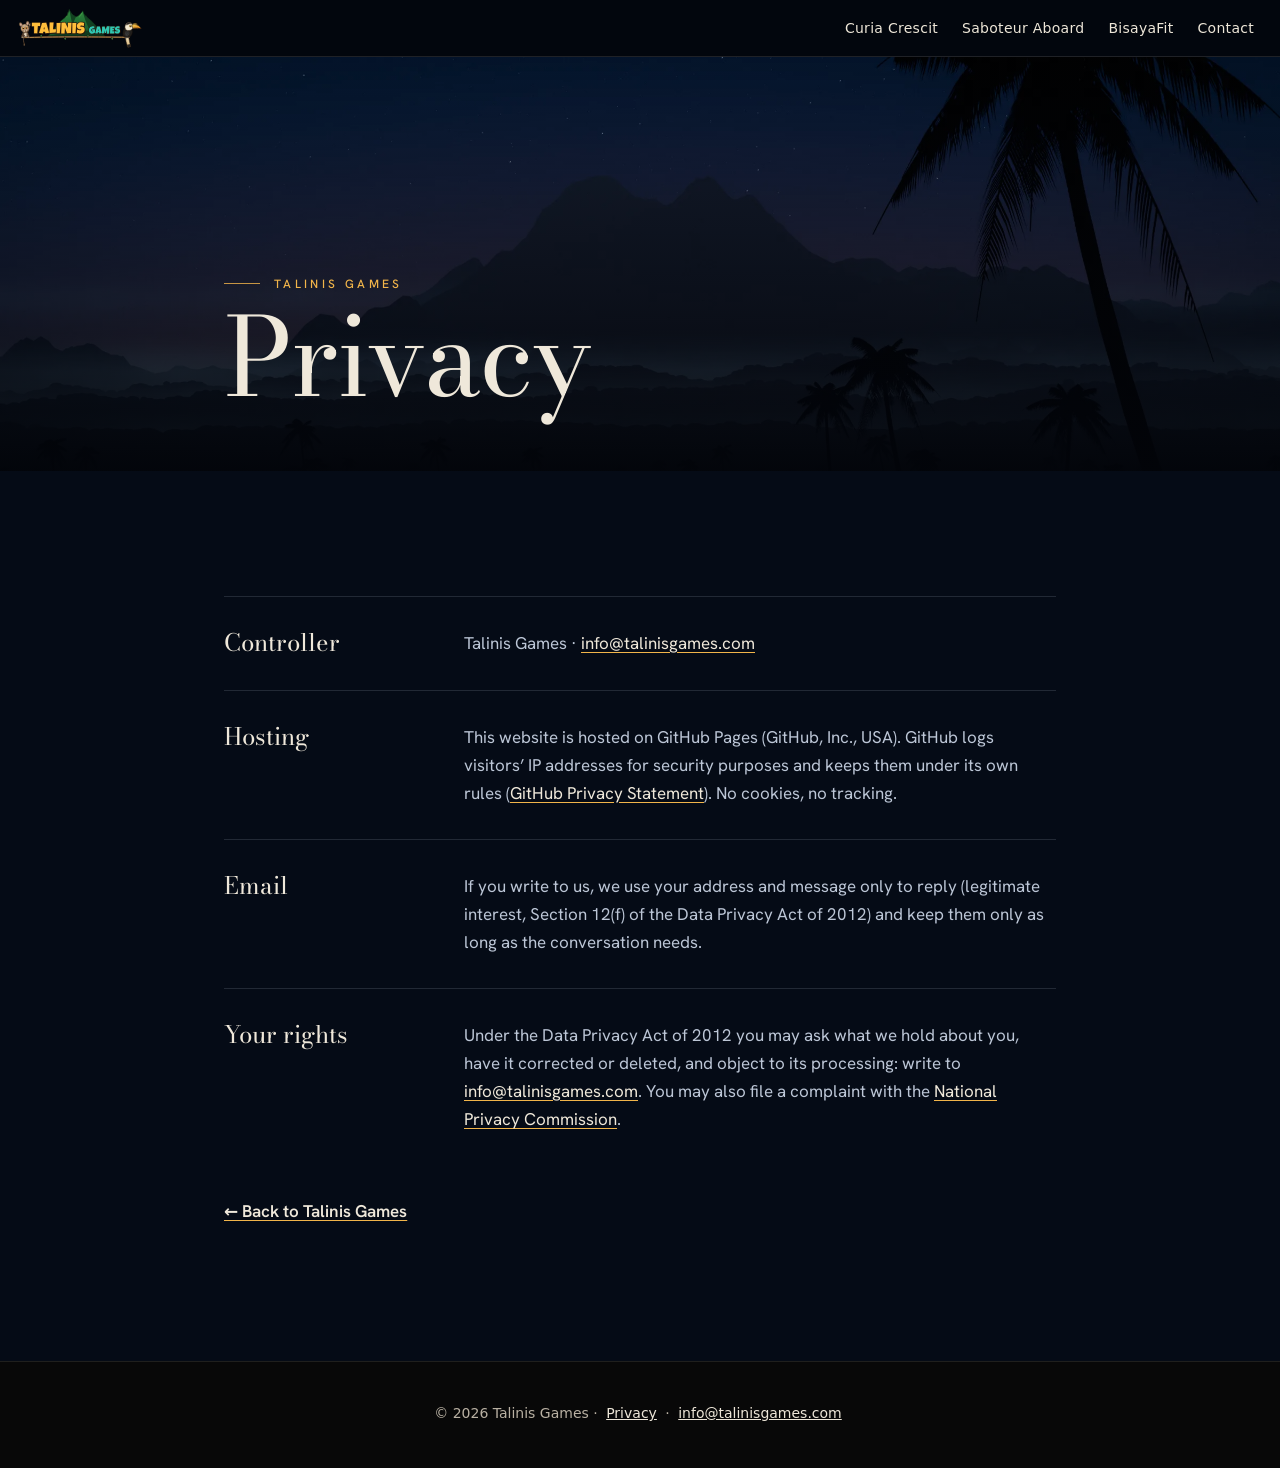
<file: privacy.html>
<!doctype html>
<html lang="en">
<head>
<meta charset="utf-8">
<meta name="viewport" content="width=device-width, initial-scale=1">
<meta http-equiv="Content-Security-Policy" content="default-src 'self'; img-src 'self' data:; style-src 'self'; script-src 'self'; base-uri 'none'; form-action 'none'; object-src 'none'">
<meta name="referrer" content="strict-origin-when-cross-origin">
<title>Privacy | Talinis Games</title>
<meta name="description" content="Privacy information for talinisgames.com: no cookies, no tracking, no analytics, nothing loaded from third parties.">
<meta property="og:title" content="Privacy – Talinis Games">
<meta property="og:description" content="No cookies, no tracking, no analytics. Everything on this website is served from the website itself.">
<meta property="og:type" content="website">
<meta name="theme-color" content="#050b16">
<link rel="icon" href="favicon.ico?v=2" sizes="any"><link rel="icon" type="image/png" href="favicon.png?v=2"><link rel="apple-touch-icon" href="apple-touch-icon.png?v=2">
<link rel="stylesheet" href="common.css">
<link rel="stylesheet" href="index.css">
<link rel="canonical" href="https://talinisgames.com/privacy.html">
<meta property="og:url" content="https://talinisgames.com/privacy.html">
<meta property="og:site_name" content="Talinis Games">
<meta property="og:image" content="https://talinisgames.com/assets/img/talinis-og.jpg">
<meta property="og:image:width" content="1200">
<meta property="og:image:height" content="630">
<meta property="og:image:alt" content="The Talinis Games logo on the night sky over Mount Talinis">
<meta name="twitter:card" content="summary_large_image">
</head>
<body class="page-privacy">
<header class="studio-bar">
  <a class="studio-home" href="/"><img src="assets/img/talinis-logo_ohne-unterzeile.svg" width="1673" height="588" alt="Talinis Games – home"></a>
  <nav aria-label="Studio">
    <ul>
      <li><a href="curia.html">Curia Crescit</a></li>
      <li><a href="saboteur.html">Saboteur Aboard</a></li>
      <li><a href="bisayafit.html">BisayaFit</a></li>
      <li><a href="/#contact">Contact</a></li>
    </ul>
  </nav>
</header>

<main>
  <section class="page-hero" aria-labelledby="privacy-title">
    <picture class="hero__art">
      <source media="(max-width: 700px)" srcset="assets/render/talinis-night-mobile.webp" width="900" height="1400">
      <img src="assets/render/talinis-night-2400.webp" srcset="assets/render/talinis-night-1200.webp 1200w, assets/render/talinis-night-2400.webp 2400w" sizes="100vw" width="2400" height="1200" alt="">
    </picture>
    <div class="hero__veil" aria-hidden="true"></div>
    <div class="page-hero__copy">
      <p class="eyebrow">Talinis Games</p>
      <h1 id="privacy-title">Privacy</h1>
    </div>
  </section>

  <article class="legal">
    <section aria-labelledby="p-who">
      <h2 id="p-who">Controller</h2>
      <div>
        <p>Talinis Games · <a href="mailto:info@talinisgames.com">info@talinisgames.com</a></p>
      </div>
    </section>

    <section aria-labelledby="p-host">
      <h2 id="p-host">Hosting</h2>
      <div>
        <p>This website is hosted on GitHub Pages (GitHub, Inc., USA). GitHub logs visitors’ IP addresses for security purposes and keeps them under its own rules (<a href="https://docs.github.com/en/site-policy/privacy-policies/github-general-privacy-statement">GitHub Privacy Statement</a>). No cookies, no tracking.</p>
      </div>
    </section>

    <section aria-labelledby="p-mail">
      <h2 id="p-mail">Email</h2>
      <div>
        <p>If you write to us, we use your address and message only to reply (legitimate interest, Section 12(f) of the Data Privacy Act of 2012) and keep them only as long as the conversation needs.</p>
      </div>
    </section>

    <section aria-labelledby="p-rights">
      <h2 id="p-rights">Your rights</h2>
      <div>
        <p>Under the Data Privacy Act of 2012 you may ask what we hold about you, have it corrected or deleted, and object to its processing: write to <a href="mailto:info@talinisgames.com">info@talinisgames.com</a>. You may also file a complaint with the <a href="https://privacy.gov.ph/">National Privacy Commission</a>.</p>
      </div>
    </section>

    <a class="legal__back" href="/">← Back to Talinis Games</a>
  </article>
</main>

<footer class="studio-foot">
  <p>© 2026 Talinis Games · <a href="privacy.html" aria-current="page">Privacy</a> · <a href="mailto:info@talinisgames.com">info@talinisgames.com</a></p>
</footer>
</body>
</html>
</file>
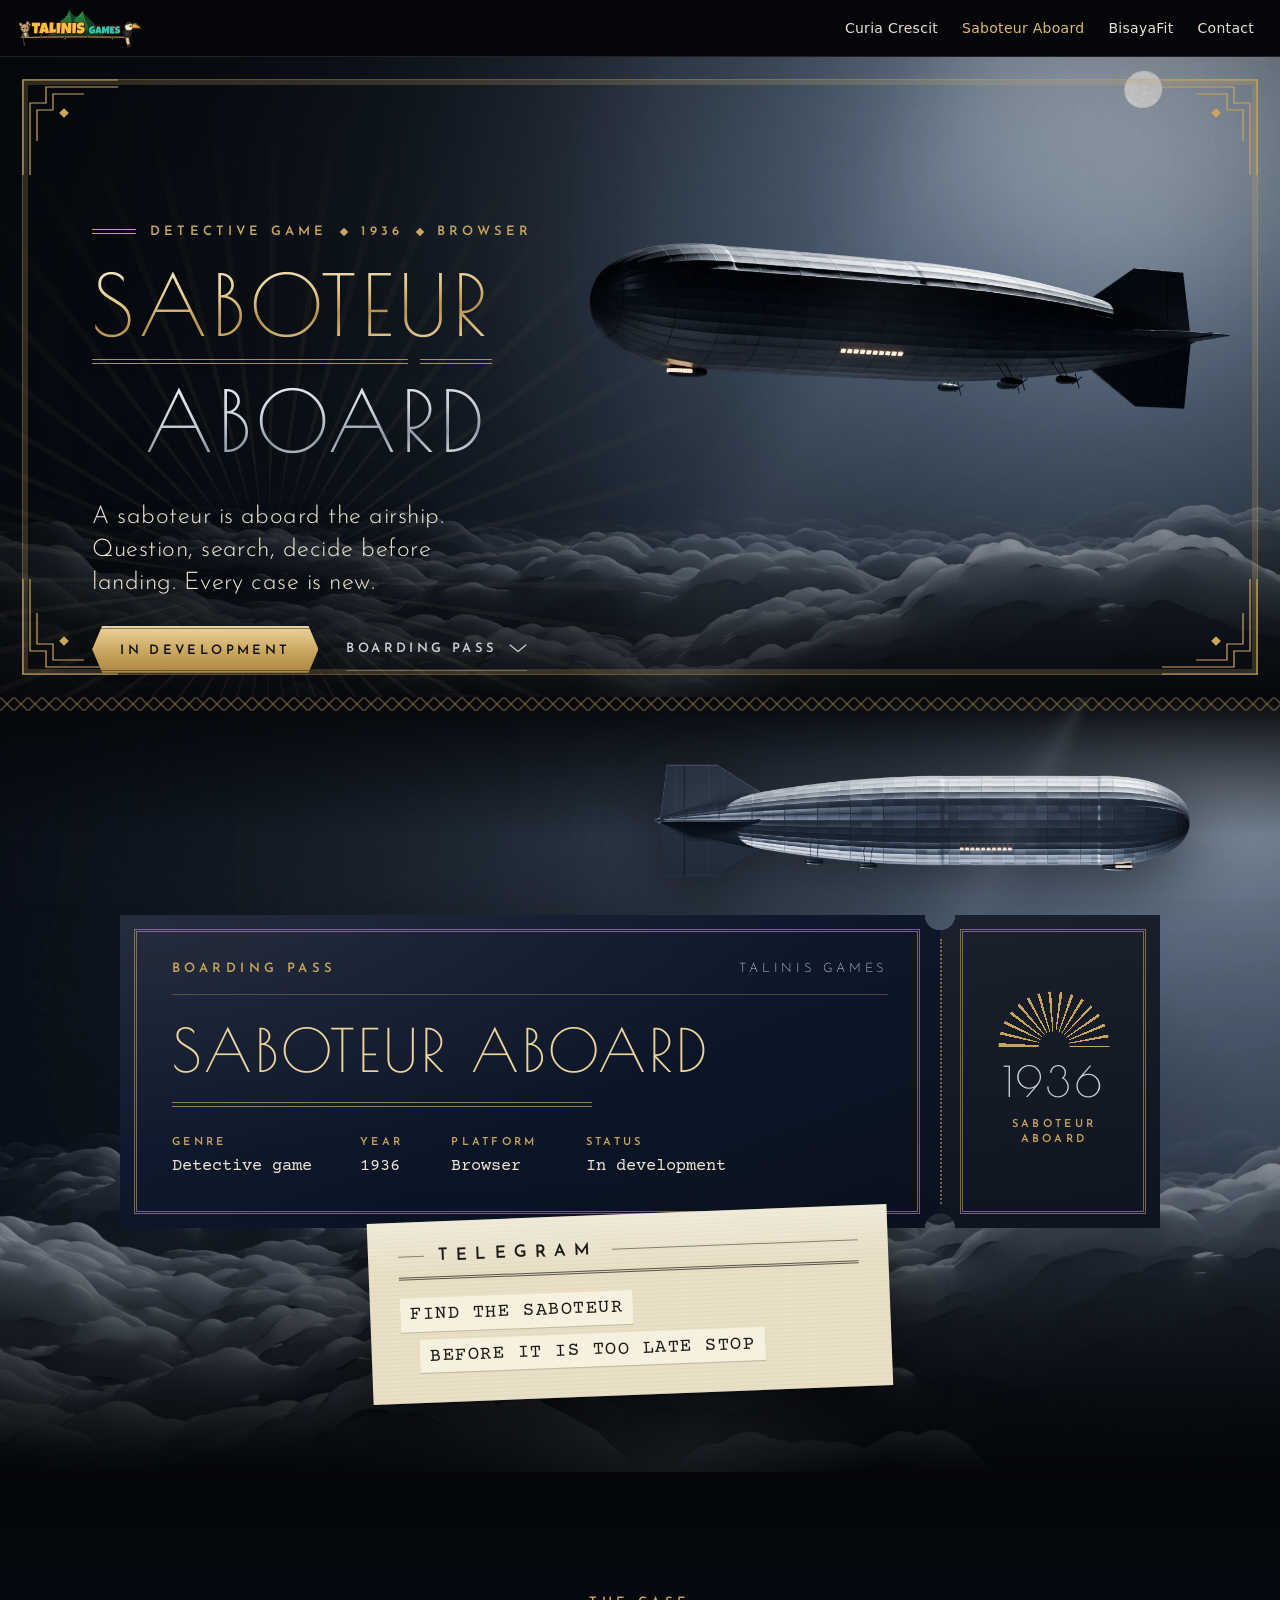
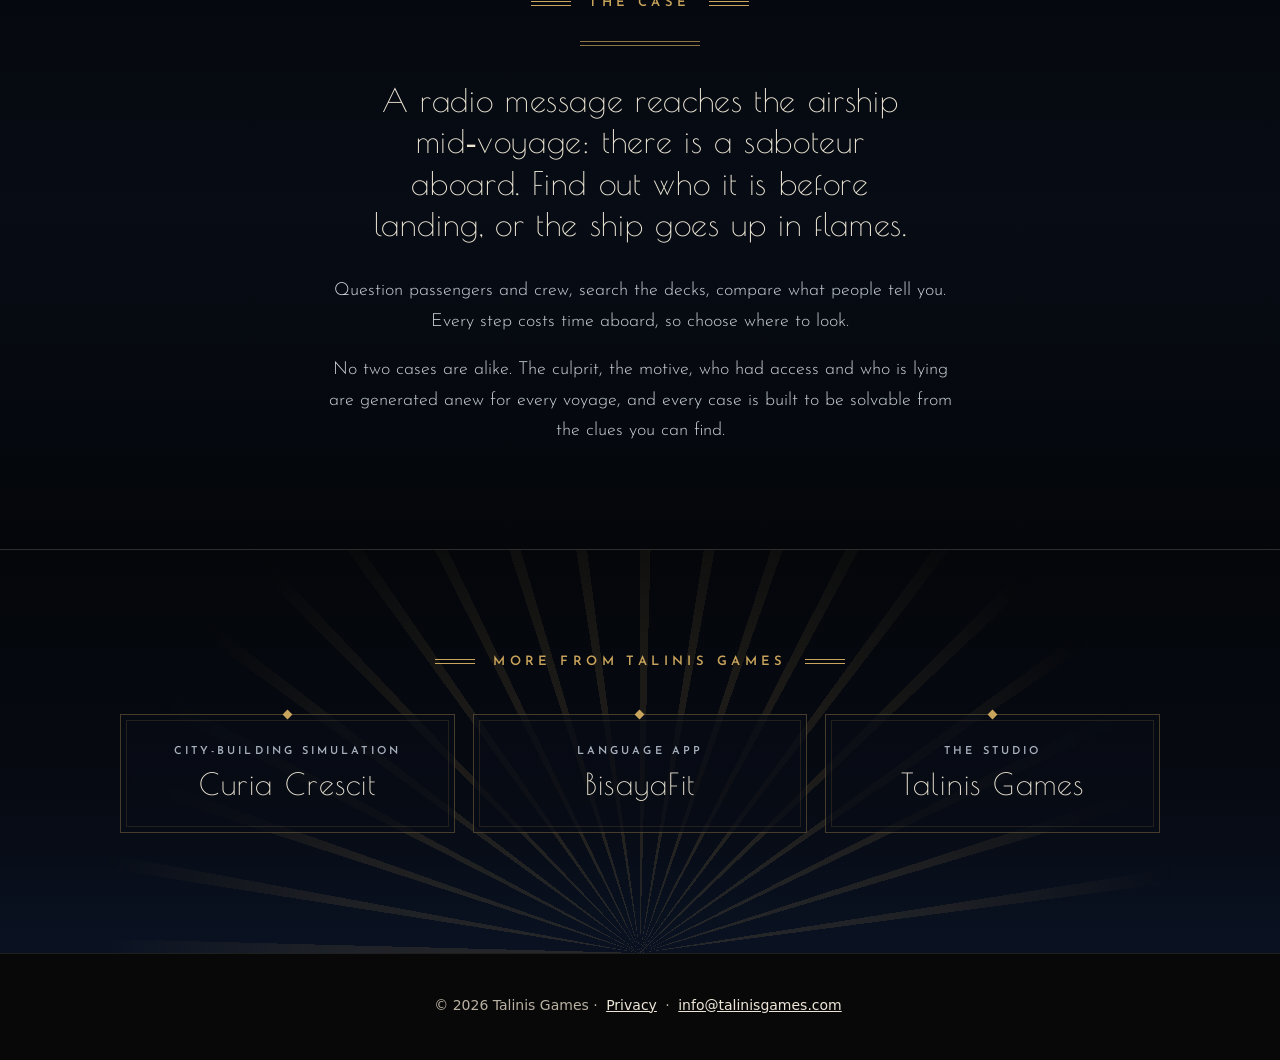
<file: saboteur.html>
<!doctype html>
<html lang="en">
<head>
<meta charset="utf-8">
<meta name="viewport" content="width=device-width, initial-scale=1">
<meta http-equiv="Content-Security-Policy" content="default-src 'self'; img-src 'self' data:; style-src 'self'; script-src 'self'; base-uri 'none'; form-action 'none'; object-src 'none'">
<meta name="referrer" content="strict-origin-when-cross-origin">
<title>Saboteur Aboard – airship detective game, 1936 | Talinis Games</title>
<meta name="description" content="Saboteur Aboard, a detective game for the browser set aboard an airship in 1936: question, search and find the saboteur before landing. Every case is new.">
<meta property="og:type" content="website">
<meta property="og:title" content="Saboteur Aboard · Talinis Games">
<meta property="og:description" content="Detective game · 1936 · Browser. A saboteur is aboard the airship. Question, search, decide before landing. Every case is new. In development.">
<meta name="theme-color" content="#05070b">
<link rel="stylesheet" href="common.css">
<link rel="stylesheet" href="saboteur.css">
<link rel="icon" href="favicon.ico?v=2" sizes="any"><link rel="icon" type="image/png" href="favicon.png?v=2"><link rel="apple-touch-icon" href="apple-touch-icon.png?v=2">
<link rel="canonical" href="https://talinisgames.com/saboteur.html">
<meta property="og:url" content="https://talinisgames.com/saboteur.html">
<meta property="og:site_name" content="Talinis Games">
<meta property="og:image" content="https://talinisgames.com/assets/img/talinis-og.jpg">
<meta property="og:image:width" content="1200">
<meta property="og:image:height" content="630">
<meta property="og:image:alt" content="The Talinis Games logo on the night sky over Mount Talinis">
<meta name="twitter:card" content="summary_large_image">
<script type="application/ld+json">{"@context":"https://schema.org","@type":"VideoGame","name":"Saboteur Aboard","url":"https://talinisgames.com/saboteur.html","genre":"Detective game","gamePlatform":"Web browser","applicationCategory":"Game","publisher":{"@type":"Organization","@id":"https://talinisgames.com/#studio","name":"Talinis Games"},"author":{"@type":"Organization","@id":"https://talinisgames.com/#studio","name":"Talinis Games"},"image":"https://talinisgames.com/assets/render/airship-night-2400.webp","description":"A saboteur is aboard the airship. Question, search, decide before landing. Every case is new. In development."}</script>
</head>
<body>
<svg class="sprite" aria-hidden="true" focusable="false">
  <symbol id="deco-corner" viewBox="0 0 96 96">
    <path d="M1 96V1h95" />
    <path d="M8 96V24h16V8h72" />
    <path d="M15 62V31h16V15h31" />
    <path d="M38 34l4-4 4 4-4 4z" fill="currentColor" />
  </symbol>
  <symbol id="chevron" viewBox="0 0 24 12">
    <path d="M1 1l11 9 11-9" />
  </symbol>
</svg>

<header class="studio-bar">
  <a class="studio-home" href="/"><img src="assets/img/talinis-logo_ohne-unterzeile.svg" width="1673" height="588" alt="Talinis Games – home"></a>
  <nav aria-label="Studio">
    <ul>
      <li><a href="curia.html">Curia Crescit</a></li>
      <li><a href="saboteur.html" aria-current="page">Saboteur Aboard</a></li>
      <li><a href="bisayafit.html">BisayaFit</a></li>
      <li><a href="/#contact">Contact</a></li>
    </ul>
  </nav>
</header>

<main id="main">
  <section class="hero" aria-labelledby="title">
    <picture class="hero-art">
      <source media="(max-width: 700px)" srcset="assets/render/airship-night-mobile.webp" width="900" height="1400">
      <source media="(min-width: 1500px)" srcset="assets/render/airship-night-2400.webp" width="2400" height="1200">
      <img src="assets/render/airship-night-1200.webp" srcset="assets/render/airship-night-1200.webp 1200w, assets/render/airship-night-2400.webp 2400w" sizes="100vw" width="1200" height="600" alt="An airship glides above a moonlit sea of clouds at night, a faint row of lit windows along its hull.">
    </picture>
    <div class="hero-light" aria-hidden="true"></div>
    <div class="frame" aria-hidden="true">
      <svg class="corner tl"><use href="#deco-corner" /></svg>
      <svg class="corner tr"><use href="#deco-corner" /></svg>
      <svg class="corner bl"><use href="#deco-corner" /></svg>
      <svg class="corner br"><use href="#deco-corner" /></svg>
    </div>

    <div class="hero-copy">
      <div class="hero-top">
        <p class="eyebrow"><span>Detective game</span><span class="dot" aria-hidden="true"></span><span>1936</span><span class="dot" aria-hidden="true"></span><span>Browser</span></p>
        <h1 id="title" class="title">
          <span class="title-line">Saboteur</span>
          <span class="title-rule" aria-hidden="true"></span>
          <span class="title-line title-line--b">Aboard</span>
        </h1>
      </div>
      <div class="hero-bottom">
        <p class="tagline">A saboteur is aboard the airship. Question, search, decide before landing. Every case is new.</p>
        <div class="hero-actions">
          <p class="status"><span>In development</span></p>
          <a class="cue" href="#passage">Boarding pass<svg aria-hidden="true" focusable="false"><use href="#chevron" /></svg></a>
        </div>
      </div>
    </div>
  </section>

  <section class="passage" id="passage" aria-labelledby="pass-title">
    <div class="drift" aria-hidden="true">
      <img class="drift-ship" src="assets/render/airship-silhouette.webp" width="2000" height="424" alt="" loading="lazy" decoding="async">
    </div>
    <div class="beam" aria-hidden="true"></div>

    <div class="passage-inner">
      <article class="ticket">
        <div class="ticket-main">
          <div class="ticket-head">
            <h2 id="pass-title" class="ticket-kind">Boarding pass</h2>
            <p class="ticket-house">Talinis Games</p>
          </div>
          <p class="ticket-name">Saboteur Aboard</p>
          <div class="double-rule" aria-hidden="true"></div>
          <dl class="fields">
            <div><dt>Genre</dt><dd>Detective game</dd></div>
            <div><dt>Year</dt><dd>1936</dd></div>
            <div><dt>Platform</dt><dd>Browser</dd></div>
            <div><dt>Status</dt><dd>In development</dd></div>
          </dl>
        </div>
        <div class="ticket-stub" aria-hidden="true">
          <div class="sun"></div>
          <p class="stub-year">1936</p>
          <p class="stub-name">Saboteur Aboard</p>
        </div>
      </article>

      <div class="telegram" role="group" aria-labelledby="tele-title">
        <div class="tele-head">
          <h3 id="tele-title">Telegram</h3>
        </div>
        <p class="tele-body">
          <span class="strip">FIND THE SABOTEUR</span>
          <span class="strip">BEFORE IT IS TOO LATE STOP</span>
        </p>
      </div>
    </div>
  </section>

  <section class="brief" aria-labelledby="brief-title">
    <div class="brief-inner">
      <h2 id="brief-title" class="brief-title">The case</h2>
      <div class="double-rule" aria-hidden="true"></div>
      <p class="brief-lead">A radio message reaches the airship mid&#8209;voyage: there is a saboteur aboard. Find out who it is before landing, or the ship goes up in&nbsp;flames.</p>
      <p>Question passengers and crew, search the decks, compare what people tell you. Every step costs time aboard, so choose where to&nbsp;look.</p>
      <p>No two cases are alike. The culprit, the motive, who had access and who is lying are generated anew for every voyage, and every case is built to be solvable from the clues you can&nbsp;find.</p>
    </div>
  </section>

  <section class="onward" aria-labelledby="onward-title">
    <div class="sunrise" aria-hidden="true"></div>
    <div class="onward-inner">
      <h2 id="onward-title" class="onward-title">More from Talinis Games</h2>
      <ul class="onward-links">
        <li><a href="curia.html"><span class="ol-kind">City-building simulation</span><span class="ol-name">Curia Crescit</span></a></li>
        <li><a href="bisayafit.html"><span class="ol-kind">Language app</span><span class="ol-name">BisayaFit</span></a></li>
        <li><a href="/"><span class="ol-kind">The studio</span><span class="ol-name">Talinis Games</span></a></li>
      </ul>
    </div>
  </section>
</main>

<footer class="studio-foot">
  <p>© 2026 Talinis Games · <a href="privacy.html">Privacy</a> · <a href="mailto:info@talinisgames.com">info@talinisgames.com</a></p>
</footer>
</body>
</html>
</file>
<file: common.css>
:root {
  --bar-bg: rgba(8, 8, 8, 0.78);
  --bar-fg: #ede6d8;
  --bar-accent: #ffbe3b;
  --bar-font: system-ui, -apple-system, "Segoe UI", Roboto, "Helvetica Neue", Arial, sans-serif;
}
.studio-bar {
  position: sticky; top: 0; z-index: 50;
  display: flex; flex-wrap: wrap; align-items: center; justify-content: space-between; gap: 4px 20px;
  padding: 6px max(16px, env(safe-area-inset-left, 0px)) 6px max(16px, env(safe-area-inset-right, 0px));
  background: var(--bar-bg); color: var(--bar-fg);
  -webkit-backdrop-filter: blur(10px); backdrop-filter: blur(10px);
  border-bottom: 1px solid rgba(237, 230, 216, 0.12);
  font: 500 0.875rem/1.2 var(--bar-font); letter-spacing: 0.02em;
}
.studio-bar .studio-home { display: inline-flex; align-items: center; min-height: 44px; border-radius: 6px; }
.studio-bar .studio-home img { display: block; height: 44px; width: auto; }
.studio-bar ul { list-style: none; margin: 0; padding: 0; display: flex; flex-wrap: wrap; gap: 0 4px; }
.studio-bar a { color: var(--bar-fg); text-decoration: none; }
.studio-bar ul a { display: inline-flex; align-items: center; min-height: 44px; padding: 0 10px; border-radius: 6px; }
.studio-bar ul a:hover, .studio-bar ul a[aria-current="page"] { color: var(--bar-accent); }
.studio-bar a:focus-visible, .studio-foot a:focus-visible { outline: 2px solid var(--bar-accent); outline-offset: 2px; }
.studio-foot {
  padding: 28px max(16px, env(safe-area-inset-left, 0px)) 32px max(16px, env(safe-area-inset-right, 0px));
  background: #080808; color: #b9b1a3; text-align: center;
  font: 400 0.875rem/1.6 var(--bar-font);
  border-top: 1px solid rgba(237, 230, 216, 0.10);
}
.studio-foot a { color: #ede6d8; display: inline-block; padding: 12px 4px; }
@media (max-width: 600px) {
  .studio-bar { position: relative; flex-wrap: wrap; padding-top: 4px; padding-bottom: 0; }
  .studio-bar nav { width: 100%; }
  .studio-bar ul { flex-wrap: nowrap; overflow-x: auto; scrollbar-width: none; margin: 0 -8px; }
  .studio-bar ul::-webkit-scrollbar { display: none; }
  .studio-bar ul { justify-content: space-between; }
  .studio-bar ul a { padding: 0 6px; white-space: nowrap; font-size: 0.8125rem; letter-spacing: 0; }
  .studio-bar .studio-home img { height: 36px; }
}
</file>
<file: index.css>
@font-face { font-family: "Bodoni Moda"; font-style: normal; font-weight: 400; font-display: swap;
  src: url("assets/fonts/bodoni-moda/bodoni-moda-latin-400-normal.woff2") format("woff2"); }
@font-face { font-family: "Bodoni Moda"; font-style: italic; font-weight: 400; font-display: swap;
  src: url("assets/fonts/bodoni-moda/bodoni-moda-latin-400-italic.woff2") format("woff2"); }
@font-face { font-family: "Hanken Grotesk"; font-style: normal; font-weight: 300; font-display: swap;
  src: url("assets/fonts/hanken-grotesk/hanken-grotesk-latin-300-normal.woff2") format("woff2"); }
@font-face { font-family: "Hanken Grotesk"; font-style: normal; font-weight: 400; font-display: swap;
  src: url("assets/fonts/hanken-grotesk/hanken-grotesk-latin-400-normal.woff2") format("woff2"); }
@font-face { font-family: "Hanken Grotesk"; font-style: normal; font-weight: 500; font-display: swap;
  src: url("assets/fonts/hanken-grotesk/hanken-grotesk-latin-500-normal.woff2") format("woff2"); }
@font-face { font-family: "Hanken Grotesk"; font-style: normal; font-weight: 600; font-display: swap;
  src: url("assets/fonts/hanken-grotesk/hanken-grotesk-latin-600-normal.woff2") format("woff2"); }

@font-face { font-family: "UnifrakturMaguntia"; font-style: normal; font-weight: 400; font-display: swap;
  src: url("assets/fonts/unifrakturmaguntia/unifrakturmaguntia-latin-400-normal.woff2") format("woff2"); }
@font-face { font-family: "Poiret One"; font-style: normal; font-weight: 400; font-display: swap;
  src: url("assets/fonts/poiret-one/poiret-one-latin-400-normal.woff2") format("woff2"); }
@font-face { font-family: "Shrikhand"; font-style: normal; font-weight: 400; font-display: swap;
  src: url("assets/fonts/shrikhand/shrikhand-latin-400-normal.woff2") format("woff2"); }

:root {
  --night-0: #02050b;
  --night-1: #050b16;
  --night-2: #08142a;
  --night-3: #0e1d38;
  --letterbox: #06090f;     
  --mist: #4f6f92;
  --ink: #efe8da;
  --ink-2: #bcc6d6;
  --ink-3: #91a0b8;
  --silver: #e4e8ef;        
  --silver-2: #b3bdcb;
  --silver-3: #8b96a8;
  --amber: #f2b54a;
  --gold: #dcaa5c;
  --gold-2: #f2c983;
  --amber-soft: rgba(242, 181, 74, 0.16);
  --line: rgba(188, 198, 214, 0.16);
  --serif: "Bodoni Moda", "Didot", "Bodoni 72", "Bodoni MT", "Times New Roman", serif;
  --sans: "Hanken Grotesk", system-ui, -apple-system, "Segoe UI", Roboto, "Helvetica Neue", Arial, sans-serif;
  --gutter: clamp(16px, 4.4vw, 64px);
  --maxw: 1376px;
  --studio-bar-h: 57px;     
  --bar-t: 22px;            
  --bar-b: 76px;            
  --bar-bg: rgba(3, 6, 12, 0.86);
  --bar-accent: #f2b54a;
}

*, *::before, *::after { box-sizing: border-box; }
html { scroll-behavior: smooth; -webkit-text-size-adjust: 100%; text-size-adjust: 100%; }
body {
  margin: 0; background: var(--night-1); color: var(--ink);
  font: 400 1.0625rem/1.65 var(--sans);
  -webkit-font-smoothing: antialiased; -moz-osx-font-smoothing: grayscale;
  text-rendering: optimizeLegibility;
}
img, svg { display: block; max-width: 100%; }
a { color: inherit; }
:focus-visible { outline: 2px solid var(--amber); outline-offset: 3px; border-radius: 2px; }
[id] { scroll-margin-top: 64px; }
p, h1, h2, h3, dl, dd, figure { margin: 0; }

.wrap { width: min(100% - 2 * var(--gutter), var(--maxw)); margin-inline: auto; }

.eyebrow {
  font: 500 0.75rem/1.4 var(--sans); letter-spacing: 0.28em; text-transform: uppercase;
  color: var(--amber);
}
.eyebrow::before {
  content: ""; display: inline-block; width: 36px; height: 1px; margin: 0 14px 0.28em 0;
  background: currentColor; vertical-align: middle; opacity: 0.8;
}
.display {
  font: 400 clamp(2.375rem, 1.3rem + 3.2vw, 4.25rem)/1.06 var(--serif);
  letter-spacing: -0.015em; color: var(--ink); text-wrap: balance;
}


.cine {
  position: relative; isolation: isolate;
  height: calc(100vh - var(--studio-bar-h)); height: calc(100svh - var(--studio-bar-h));
  min-height: 600px; max-height: 1240px;
  background: var(--letterbox);
}
.cine__frame {
  position: absolute; left: 0; right: 0; top: var(--bar-t); bottom: var(--bar-b);
  overflow: hidden; background: #0b1428;
}
.cine__pic, .cine__pic img { position: absolute; inset: 0; width: 100%; height: 100%; }
.cine__pic img { object-fit: cover; object-position: 50% 60%; }
.cine__frame::after { 
  content: ""; position: absolute; inset: 0; pointer-events: none;
  background:
    radial-gradient(120% 90% at 50% 45%, transparent 55%, rgba(2, 4, 9, 0.55) 100%),
    radial-gradient(48% 52% at 20% 30%, rgba(4, 10, 24, 0.5) 0%, rgba(4, 10, 24, 0) 100%),
    linear-gradient(100deg, rgba(4, 10, 24, 0.5) 0%, rgba(4, 10, 24, 0.12) 42%, transparent 60%);
}
.cine__title {
  position: absolute; z-index: 3; left: var(--gutter); top: 6%;
  width: min(29rem, 33vw);
}

@media (min-width: 701px) {
  .cine .cine__pic img { object-position: 50% 50%; transform: scale(1.18); transform-origin: 50% 0; }
  .cine .cine__title { left: 0; right: 0; top: 2.4vh; width: auto; margin: 0 auto; display: flex; flex-direction: column; align-items: center; }
  .cine .cine__logo img { width: min(46rem, 62vh); }
  .cine .cine__line { margin: 0.7rem 0 0; max-width: none; justify-content: center; font-size: 1.0625rem; white-space: nowrap; }
}
.cine__logo { margin: 0; }
.cine__logo img {
  width: 100%; height: auto;
  filter: drop-shadow(0 18px 34px rgba(1, 3, 8, 0.6));
}
.cine__line {
  display: flex; align-items: baseline; gap: 16px;
  margin: clamp(18px, 3vh, 30px) 0 0 3.5%; max-width: 26rem;
  font: 300 1.125rem/1.6 var(--sans); color: var(--silver);
  text-shadow: 0 1px 14px rgba(2, 6, 16, 0.85);
}
.cine__line::before {
  content: ""; flex: none; width: 36px; height: 1px; background: var(--gold); transform: translateY(-0.32em);
}


.cine__frond {
  position: absolute; z-index: 2; left: -1%; bottom: 4%; overflow: visible;
  width: clamp(340px, 48vw, 820px); height: auto; aspect-ratio: 2 / 1;
  fill: #02040a;
  filter: drop-shadow(0 -1px 0 rgba(150, 175, 210, 0.26)) drop-shadow(0 -6px 18px rgba(2, 4, 10, 0.5));
}
.cine__frond .limb { fill: none; stroke: #02040a; stroke-linecap: round; }


.cine__fireflies { position: absolute; z-index: 1; left: 0; right: 0; bottom: 0; height: 34%; pointer-events: none; }
.cine__fireflies i {
  position: absolute; width: 4px; height: 4px; border-radius: 50%;
  background: #ffd894; box-shadow: 0 0 6px 2px rgba(255, 184, 86, 0.65), 0 0 18px 6px rgba(255, 160, 60, 0.18);
  opacity: 0.85;
  animation: ff-drift 16s ease-in-out infinite alternate, ff-glow 3.6s ease-in-out infinite;
}
.cine__fireflies i:nth-child(1)  { left: 12%; top: 30%; animation-delay: 0s, -1.2s; }
.cine__fireflies i:nth-child(2)  { left: 22%; top: 62%; animation-delay: -3s, -0.4s; animation-duration: 19s, 4.2s; }
.cine__fireflies i:nth-child(3)  { left: 31%; top: 18%; animation-delay: -7s, -2.1s; width: 3px; height: 3px; }
.cine__fireflies i:nth-child(4)  { left: 39%; top: 52%; animation-delay: -2s, -3s; animation-duration: 21s, 3.1s; }
.cine__fireflies i:nth-child(5)  { left: 47%; top: 76%; animation-delay: -11s, -1.7s; }
.cine__fireflies i:nth-child(6)  { left: 54%; top: 34%; animation-delay: -5s, -0.9s; width: 3px; height: 3px; animation-duration: 18s, 4.6s; }
.cine__fireflies i:nth-child(7)  { left: 61%; top: 64%; animation-delay: -9s, -2.6s; }
.cine__fireflies i:nth-child(8)  { left: 68%; top: 22%; animation-delay: -1s, -3.4s; animation-duration: 23s, 3.8s; }
.cine__fireflies i:nth-child(9)  { left: 74%; top: 58%; animation-delay: -13s, -0.2s; width: 3px; height: 3px; }
.cine__fireflies i:nth-child(10) { left: 8%;  top: 72%; animation-delay: -6s, -2.9s; animation-duration: 20s, 4s; }
.cine__fireflies i:nth-child(11) { left: 43%; top: 12%; animation-delay: -15s, -1.1s; width: 3px; height: 3px; }
.cine__fireflies i:nth-child(12) { left: 58%; top: 86%; animation-delay: -4s, -3.7s; animation-duration: 17s, 3.3s; }
@keyframes ff-drift {
  0%   { transform: translate(0, 0); }
  33%  { transform: translate(26px, -18px); }
  66%  { transform: translate(-14px, -34px); }
  100% { transform: translate(18px, -8px); }
}
@keyframes ff-glow { 0%, 100% { opacity: 0.15; } 45%, 60% { opacity: 0.95; } }


.cine__reel {
  position: absolute; left: 0; right: 0; bottom: 0; height: var(--bar-b);
  padding: 0 var(--gutter); display: flex; align-items: center; justify-content: center;
}
.cine__reel ol { display: flex; gap: clamp(8px, 3vw, 48px); margin: 0; padding: 0; list-style: none; }
.cine__reel a {
  display: inline-flex; align-items: baseline; gap: 12px; min-height: 44px; padding: 10px 6px;
  text-decoration: none; color: var(--silver-2); transition: color 0.2s;
}
.cine__reel-no { font: italic 400 1.0625rem/1 var(--serif); color: var(--gold); min-width: 1.4em; text-align: right; }
.cine__reel-name { font: 500 0.75rem/1.2 var(--sans); letter-spacing: 0.24em; text-transform: uppercase; }
.cine__reel a:hover { color: var(--silver); }
.cine__reel a:hover .cine__reel-no { color: var(--gold-2); }


.prologue {
  position: relative; overflow: hidden;
  padding: clamp(96px, 14vw, 200px) var(--gutter) clamp(140px, 16vw, 230px);
  background: radial-gradient(70% 60% at 50% 0%, #0f1a2e 0%, var(--letterbox) 70%);
  color: var(--silver);
}
.prologue__inner { max-width: 62rem; margin: 0 auto; text-align: center; }
.prologue__kicker {
  font: 500 0.75rem/1.4 var(--sans); letter-spacing: 0.32em; text-transform: uppercase; color: var(--gold);
}
.prologue__kicker::before, .prologue__kicker::after {
  content: ""; display: inline-block; width: 36px; height: 1px; margin: 0 14px 0.28em 0;
  background: currentColor; vertical-align: middle; opacity: 0.8;
}
.prologue__kicker::after { margin: 0 0 0.28em 14px; }
.prologue__title {
  margin: 0.9rem 0 0; font: 500 0.75rem/1.4 var(--sans); letter-spacing: 0.32em; text-transform: uppercase; color: var(--silver-3);
}
.prologue__statement {
  margin: 2.6rem auto 0; max-width: 23em;
  font: 400 clamp(1.75rem, 3.6vw, 3.25rem)/1.22 var(--serif); letter-spacing: -0.005em; color: var(--silver);
}
.prologue__statement em { color: var(--gold-2); }
.prologue__sub {
  margin: 2rem auto 0; max-width: 32rem;
  font: 300 1.1875rem/1.6 var(--sans); color: var(--silver-2);
}
.prologue__tarsier {
  position: absolute; right: 0; bottom: 8px;
  width: clamp(180px, 19vw, 290px); height: auto;
}


.worlds {
  position: relative; padding: clamp(88px, 10vw, 152px) 0 clamp(80px, 9vw, 140px);
  background: linear-gradient(to bottom, var(--night-1), var(--night-0) 30%, var(--night-0));
  border-top: 1px solid var(--line);
}
.worlds__head { display: grid; grid-template-columns: minmax(0, 1.25fr) minmax(0, 1fr); gap: 20px clamp(40px, 6vw, 112px); align-items: end; }
.worlds__head .eyebrow { grid-column: 1 / -1; }
.worlds__head .display { max-width: 14ch; }
.worlds__intro { max-width: 30rem; color: var(--ink-2); padding-bottom: 8px; }

.portals {
  list-style: none; margin: clamp(56px, 6vw, 96px) auto 0; padding: 0;
  width: min(100% - 2 * var(--gutter), var(--maxw));
  display: grid; gap: clamp(28px, 3.4vw, 48px);
}
.portal article {
  position: relative; isolation: isolate; overflow: hidden;
  min-height: clamp(560px, 46vw, 680px);
  display: grid; align-content: start;
  border-radius: 4px;
  box-shadow: 0 40px 80px -40px rgba(0, 0, 0, 0.9), 0 0 0 1px rgba(255, 255, 255, 0.06);
}
.portal__art, .portal__art img { position: absolute; inset: 0; width: 100%; height: 100%; }
.portal__art { z-index: -2; }
.portal__art img { object-fit: cover; transition: transform 1.2s cubic-bezier(0.2, 0.7, 0.2, 1); }
.portal article:hover .portal__art img, .portal article:focus-within .portal__art img { transform: scale(1.035); }
.portal article::before { content: ""; position: absolute; inset: 0; z-index: -1; pointer-events: none; }

.portal__body {
  position: relative; max-width: 30rem;
  padding: clamp(36px, 4.6vw, 72px) clamp(24px, 4.6vw, 72px);
}
.portal__no {
  display: flex; align-items: center; gap: 12px; margin-bottom: clamp(28px, 4vw, 56px);
  font: 400 1.375rem/1 var(--serif); color: var(--ink-2);
}
.portal__no span { font: 500 0.6875rem/1 var(--sans); letter-spacing: 0.26em; text-transform: uppercase; color: var(--ink-3); }
.portal__no::after { content: ""; width: 56px; height: 1px; background: currentColor; opacity: 0.4; }
.portal__kind { font: 500 0.75rem/1.5 var(--sans); letter-spacing: 0.2em; text-transform: uppercase; }
.portal__title { margin-top: 12px; color: var(--ink); text-wrap: balance; }
.portal__text { margin-top: 18px; max-width: 26rem; color: var(--ink-2); }
.portal__status {
  display: inline-flex; align-items: center; gap: 10px; margin-top: 24px;
  font: 500 0.75rem/1 var(--sans); letter-spacing: 0.16em; text-transform: uppercase; color: var(--ink);
}
.portal__status::before {
  content: ""; width: 7px; height: 7px; border-radius: 50%; background: currentColor;
  box-shadow: 0 0 0 4px rgba(255, 255, 255, 0.08);
}
.portal__go {
  display: flex; width: fit-content; align-items: center; gap: 16px; min-height: 48px; margin-top: 28px;
  font: 600 0.9375rem/1.3 var(--sans); letter-spacing: 0.02em; text-decoration: none; color: var(--ink);
}
.portal__go span { border-bottom: 1px solid currentColor; padding-bottom: 3px; }
.portal__go svg { width: 28px; height: 12px; flex: none; fill: none; stroke: currentColor; stroke-width: 1.4; transition: transform 0.3s; }
.portal__go::after { content: ""; position: absolute; inset: 0; z-index: 2; }
.portal__go:focus-visible { outline: none; }
.portal__go:focus-visible span { outline: 2px solid currentColor; outline-offset: 4px; }
.portal article:has(.portal__go:focus-visible) { box-shadow: 0 0 0 2px var(--ink), 0 0 0 5px var(--amber); }
.portal article:hover .portal__go svg { transform: translateX(6px); }


.portal--curia article { background: #12171d; }
.portal--curia article::before {
  background: linear-gradient(100deg, rgba(14, 18, 23, 0.86) 0%, rgba(14, 18, 23, 0.55) 34%, rgba(14, 18, 23, 0) 56%);
}
.portal--curia .portal__title { font: 400 clamp(3rem, 2rem + 3.6vw, 5.25rem)/1 "UnifrakturMaguntia", "Old English Text MT", Georgia, serif; letter-spacing: 0.01em; color: #f0dfb8; }
.portal--curia .portal__kind { color: #d0ae76; }
.portal--curia .portal__status { color: #e7cf9f; }
.portal--curia .portal__go { color: #efe4cc; }
.portal__plate {
  position: absolute; z-index: 1; right: clamp(300px, 34%, 470px); bottom: clamp(32px, 4vw, 56px);
  width: clamp(240px, 23vw, 340px);
  padding: 8px 8px 0; background: #e9dcc0; border-radius: 2px;
  box-shadow: 0 30px 60px -18px rgba(0, 0, 0, 0.85);
  transform: rotate(-1.2deg);
}
.portal__plate img { width: 100%; height: auto; aspect-ratio: 16 / 9; object-fit: cover; }
.portal__plate figcaption {
  padding: 4px 2px 5px; font: 400 0.5625rem/1.2 var(--sans); letter-spacing: 0.04em; color: #6b5f4a;
}


.portal--saboteur article { background: #0b1220; }
.portal--saboteur article::before {
  background: linear-gradient(90deg, rgba(8, 13, 22, 0.78) 0%, rgba(8, 13, 22, 0.35) 38%, rgba(8, 13, 22, 0) 55%);
}
.deco-frame {
  position: absolute; inset: clamp(12px, 1.6vw, 22px); z-index: 0; pointer-events: none;
  border: 1px solid rgba(201, 164, 92, 0.55);
  outline: 1px solid rgba(201, 164, 92, 0.22); outline-offset: -7px;
}
.deco-frame::before, .deco-frame::after {
  content: ""; position: absolute; width: 46px; height: 46px; border: 1px solid rgba(201, 164, 92, 0.7);
}
.deco-frame::before { top: 10px; left: 10px; border-right: 0; border-bottom: 0;
  box-shadow: inset 6px 6px 0 -5px rgba(201, 164, 92, 0.7); }
.deco-frame::after { right: 10px; bottom: 10px; border-left: 0; border-top: 0;
  box-shadow: inset -6px -6px 0 -5px rgba(201, 164, 92, 0.7); }
.portal--saboteur .portal__title {
  font: 400 clamp(2.75rem, 1.6rem + 3.4vw, 4.75rem)/1 "Poiret One", "Josefin Sans", "Futura", "Century Gothic", sans-serif;
  letter-spacing: 0.04em; text-transform: uppercase; color: #f1e7d0;
}
.portal--saboteur .portal__kind { color: #d7b56f; }
.portal--saboteur .portal__no::after { width: 88px; background: linear-gradient(90deg, #c9a45c, transparent); opacity: 0.9; }
.portal--saboteur .portal__status { color: #e9d3a1; }
.portal--saboteur .portal__go { color: #f1e7d0; }


.portal--bisaya article { background: #1d1f35; }
.portal--bisaya article::before {
  background: linear-gradient(100deg, rgba(22, 20, 40, 0.72) 0%, rgba(22, 20, 40, 0.3) 40%, rgba(22, 20, 40, 0) 58%);
}
.portal--bisaya .portal__title { font: 400 clamp(2.875rem, 1.9rem + 3.4vw, 5rem)/1.05 "Shrikhand", Georgia, serif; letter-spacing: 0.005em; color: #ffc451; text-shadow: 0 3px 0 rgba(90, 40, 30, 0.45); }
.portal--bisaya .portal__kind { color: #f6b493; }
.portal--bisaya .portal__status { color: #ffd2b8; }
.portal--bisaya .portal__go { color: #fbeee0; }
.phrases {
  list-style: none; margin: 0; padding: 0;
  position: absolute; z-index: 1; left: clamp(24px, 4.6vw, 72px); right: clamp(24px, 4.6vw, 72px); bottom: clamp(32px, 4vw, 56px);
  display: flex; flex-wrap: wrap; gap: 12px;
}
.phrases li {
  display: grid; padding: 12px 18px 13px; border-radius: 14px;
  background: rgba(24, 18, 36, 0.55); border: 1px solid rgba(251, 238, 224, 0.18);
  -webkit-backdrop-filter: blur(8px); backdrop-filter: blur(8px);
}
.phrases b { font: 600 1.0625rem/1.3 var(--sans); color: #fbeee0; }
.phrases span { font: 400 0.8125rem/1.4 var(--sans); color: #e2cfd4; }


.contact {
  position: relative; isolation: isolate; overflow: hidden;
  padding: clamp(112px, 12vw, 176px) 0 clamp(96px, 10vw, 144px);
  background:
    radial-gradient(48% 70% at 80% 34%, rgba(52, 76, 120, 0.62) 0%, rgba(20, 36, 66, 0.3) 45%, rgba(2, 5, 11, 0) 78%),
    linear-gradient(to bottom, var(--night-0), #060d1c 55%, var(--night-1));
}
.contact::before { 
  content: ""; position: absolute; z-index: -1; left: 0; right: 0; top: 0; height: 180px; pointer-events: none;
  background: linear-gradient(to bottom, var(--night-0), rgba(2, 5, 11, 0));
}
.contact__forest { position: absolute; z-index: -1; top: 0; right: 0; width: min(760px, 58vw); height: auto; }
.contact__forest .fill path { fill: #010308; }
.contact__forest .vine path { fill: none; stroke: #010308; stroke-width: 2.2; stroke-linecap: round; }
.contact__forest .vine .tail { stroke-width: 5; }
.contact__inner { display: grid; justify-items: start; }
.contact__inner .eyebrow { margin-bottom: 20px; }
.contact__text { margin-top: 20px; max-width: 32rem; color: var(--ink-2); }
.contact__mail { margin-top: clamp(28px, 3vw, 40px); }
.contact__mail a {
  display: inline-block; padding: 6px 0 10px;
  font: italic 400 clamp(2rem, 1rem + 4.4vw, 4.5rem)/1.05 var(--serif); letter-spacing: -0.01em;
  color: var(--ink); text-decoration: none; overflow-wrap: anywhere;
  background: linear-gradient(var(--amber), var(--amber)) 0 100% / 100% 1px no-repeat;
  transition: color 0.25s, background-size 0.25s;
}
.contact__mail a:hover { color: var(--amber); background-size: 100% 2px; }


.hero__art, .hero__art img { position: absolute; inset: 0; width: 100%; height: 100%; }
.hero__art { z-index: -3; }
.hero__art img { object-fit: cover; object-position: 50% 0%; }
.hero__veil { position: absolute; inset: 0; z-index: -2; pointer-events: none; }
.page-hero {
  position: relative; isolation: isolate; overflow: hidden; display: grid; align-items: end;
  min-height: clamp(340px, 46vh, 460px); background: var(--night-0);
}
.page-hero .hero__art img { object-position: 50% 24%; }
.page-hero .hero__veil { background: linear-gradient(to top, rgba(2, 4, 9, 0.97) 0%, rgba(2, 4, 9, 0.6) 40%, rgba(2, 4, 9, 0.15) 100%); }
.page-hero__copy { width: min(100% - 2 * var(--gutter), 52rem); margin: 0 auto; padding-bottom: clamp(36px, 5vw, 64px); }
.page-hero__copy .eyebrow { margin-bottom: 14px; }
.page-hero h1 { font: 400 clamp(3.5rem, 2rem + 6vw, 7rem)/0.92 var(--serif); letter-spacing: -0.02em; }
.legal { width: min(100% - 2 * var(--gutter), 52rem); margin: 0 auto; padding: clamp(48px, 6vw, 88px) 0 clamp(88px, 10vw, 136px); }
.legal__intro { font: 400 clamp(1.1875rem, 1rem + 0.6vw, 1.4375rem)/1.55 var(--sans); color: var(--ink); }
.legal section { padding: 32px 0; border-top: 1px solid var(--line); display: grid; grid-template-columns: 13rem 1fr; gap: 12px 32px; }
.legal section:first-of-type { margin-top: 48px; }
.legal h2 { font: 400 1.5rem/1.2 var(--serif); color: var(--ink); }
.legal section p + p { margin-top: 12px; }
.legal p { color: var(--ink-2); }
.legal a { color: var(--ink); text-decoration-color: var(--amber); text-underline-offset: 3px; overflow-wrap: anywhere; }
.legal a:hover { color: var(--amber); }
.legal__updated { margin-top: 8px; padding-top: 24px; border-top: 1px solid var(--line); font-size: 0.875rem; color: var(--ink-3); }
.legal p a { padding: 6px 0; } 
.legal__back { display: inline-flex; align-items: center; min-height: 44px; margin-top: 24px; font-weight: 600; }


@media (max-width: 1080px) {
  .portal__plate { right: 32px; }
  .portal--curia .portal__body { max-width: 26rem; }
}
@media (max-width: 860px) {
  .worlds__head { grid-template-columns: 1fr; }
  .worlds__head .display { max-width: 16ch; }
  .legal section { grid-template-columns: 1fr; }
}
@media (max-width: 700px) {
  :root { --bar-t: 14px; --bar-b: 88px; }
  .cine { min-height: 620px; }
  .cine__title { top: 4%; right: var(--gutter); width: auto; }
  .cine__logo img { width: min(94vw, 430px); max-width: none; position: relative; left: 50%; transform: translateX(-50%); }
  .cine__line { margin: 0.7rem auto 0; max-width: 19.5rem; font-size: 1rem; gap: 12px; justify-content: center; text-align: left; }
  .cine__line::before { width: 24px; }
  .cine__pic img { object-position: 50% 50%; }
  .cine__frame::after {
    background: radial-gradient(130% 80% at 50% 55%, transparent 55%, rgba(2, 4, 9, 0.5) 100%),
                linear-gradient(180deg, rgba(4, 10, 24, 0.5) 0%, rgba(4, 10, 24, 0.2) 34%, transparent 50%);
  }
  .cine__frond { width: 92vw; left: -8%; bottom: 11%; }
  .cine__fireflies { height: 30%; }
  .cine__reel { padding: 0 8px; }
  .cine__reel ol { width: 100%; justify-content: space-between; gap: 4px; }
  .cine__reel li { flex: 1 1 0; }
  .cine__reel a { flex-direction: column; align-items: center; gap: 6px; width: 100%; padding: 8px 2px; text-align: center; }
  .cine__reel-no { min-width: 0; text-align: center; font-size: 1rem; }
  .cine__reel-name { font-size: 0.6875rem; letter-spacing: 0.12em; }

  .prologue__statement { font-size: 1.75rem; }
  .prologue__tarsier { width: 150px; }
  .prologue { padding-bottom: 150px; }

  .page-hero .hero__art img { object-position: 50% 46%; }

  
  .portal article { min-height: 0; display: block; }
  .portal__art { position: relative; display: block; height: 420px; }
  .portal__art img { position: absolute; }
  .portal article::before { inset: 0 0 auto; height: 420px; }
  .portal__body { max-width: none; margin-top: -120px; padding: 0 22px 32px; }
  .portal__no { margin-bottom: 22px; }
  .portal--curia .portal__art img { object-position: 60% 40%; }
  .portal--curia article::before { background: linear-gradient(to bottom, rgba(18, 23, 29, 0) 42%, rgba(18, 23, 29, 0.78) 62%, #12171d 80%); }
  .portal--saboteur .portal__art img { object-position: 50% 45%; }
  .portal--saboteur article::before { background: linear-gradient(to bottom, rgba(11, 18, 32, 0) 42%, rgba(11, 18, 32, 0.78) 62%, #0b1220 80%); }
  .portal--bisaya .portal__art img { object-position: 40% 45%; }
  .portal--bisaya article::before { background: linear-gradient(to bottom, rgba(29, 31, 53, 0) 42%, rgba(29, 31, 53, 0.78) 62%, #1d1f35 80%); }
  .portal__plate { position: relative; right: auto; bottom: auto; width: auto; margin: 0 22px 32px; transform: none; }
  .phrases { position: static; padding: 0 22px 32px; }
  .phrases li { flex: 1 1 auto; }
  .deco-frame { inset: 8px; }
  .portal--saboteur .portal__body { padding: 0 30px 52px; }

  .contact {
    padding-top: 300px;
    background:
      radial-gradient(90% 40% at 72% 20%, rgba(52, 76, 120, 0.6) 0%, rgba(20, 36, 66, 0.28) 50%, rgba(2, 5, 11, 0) 80%),
      linear-gradient(to bottom, var(--night-0), #060d1c 55%, var(--night-1));
  }
  .contact__forest { width: 120%; right: -6%; }
}
@media (max-width: 600px) {
  :root { --studio-bar-h: 97px; } 
}
@media (prefers-reduced-motion: reduce) {
  html { scroll-behavior: auto; }
  .cine__fireflies i { animation: none; opacity: 0.7; }
  .cine__reel a { transition: none; }
  .portal__art img, .portal__go svg { transition: none; }
  .portal article:hover .portal__art img { transform: none; }
}


.cine { container-type: size; --R: 2; --s: 1.3; --oy: 0; --fx: 0.509; --pk: 0.270; --fw: 0.26; }
.cine .cine__pic img { object-position: 50% 50%; transform: scale(var(--s)); transform-origin: 50% calc(var(--oy) * 100%); }
.cine .cine__title {
  --imgw: max(100cqw, calc(var(--R) * 100cqh));
  --imgh: calc(var(--imgw) / var(--R));
  --fh: calc(100cqh - var(--bar-t) - var(--bar-b));             
  --fimgh: calc(max(100cqw, calc(var(--R) * var(--fh))) / var(--R));
  --peak: calc(var(--s) * ((var(--fh) - var(--fimgh)) / 2 + var(--pk) * var(--fimgh)));
  --lw: calc(var(--fw) * var(--imgw) * var(--s));
  display: block; margin: 0; right: auto; width: var(--lw);
  left: calc(50cqw + (var(--fx) - 0.5) * var(--imgw) * var(--s) - var(--lw) / 2);
  top: calc(var(--peak) / 2 - var(--lw) * 0.2236);
}
.cine .cine__title .cine__logo img { width: 100%; max-width: none; position: static; left: auto; transform: none; margin: 0; }
@media (max-width: 700px) {
  .cine { --R: 0.642857; --s: 1.3; --oy: 0; --fx: 0.5055; --pk: 0.410; --fw: 0.58; }
  .cine .cine__frond { bottom: 0; }
}
.nf-links ul { list-style: none; margin: 40px 0 0; padding: 0; border-top: 1px solid var(--line); }
.nf-links li { border-bottom: 1px solid var(--line); }
.nf-links a { display: block; padding: 18px 0; font: 400 clamp(1.25rem, 1rem + 0.8vw, 1.625rem)/1.3 var(--serif); color: var(--ink); text-decoration: none; }
.nf-links a:hover, .nf-links a:focus-visible { color: var(--gold-2); }
</file>
<file: bisayafit.css>
@font-face {
  font-family: "Shrikhand";
  src: url("assets/fonts/shrikhand/shrikhand-latin-400-normal.woff2") format("woff2");
  font-weight: 400; font-style: normal; font-display: swap;
}
@font-face {
  font-family: "Figtree";
  src: url("assets/fonts/figtree/figtree-latin-400-normal.woff2") format("woff2");
  font-weight: 400; font-style: normal; font-display: swap;
}
@font-face {
  font-family: "Figtree";
  src: url("assets/fonts/figtree/figtree-latin-600-normal.woff2") format("woff2");
  font-weight: 600; font-style: normal; font-display: swap;
}
@font-face {
  font-family: "Figtree";
  src: url("assets/fonts/figtree/figtree-latin-800-normal.woff2") format("woff2");
  font-weight: 800; font-style: normal; font-display: swap;
}

:root {
  --bar-bg: rgba(21, 17, 29, 0.8);
  --bar-fg: #f6ead8;
  --bar-accent: #ffbe3b;

  --night: #15111d;
  --night-2: #1c1626;
  --plum: #2a1f3a;
  --dusk: #3a2a48;
  --cream: #f6ead8;
  --muted: #cfc0b6;
  --mango: #ffbe3b;
  --mango-soft: #ffd27a;
  --coral: #f2906f;
  --hibiscus: #e8524a;
  --teal: #4fc4b4;
  --teal-deep: #0f5e57;
  --rust: #a8402c;
  --wood: #2c1f22;

  --display: "Shrikhand", "Cooper Black", "Georgia", serif;
  --text: "Figtree", system-ui, -apple-system, "Segoe UI", Roboto, "Helvetica Neue", Arial, sans-serif;
  --gutter: clamp(16px, 5vw, 72px);
  --maxw: 1240px;
}

*, *::before, *::after { box-sizing: border-box; }
html { -webkit-text-size-adjust: 100%; text-size-adjust: 100%; }
body {
  margin: 0;
  background: var(--night);
  color: var(--cream);
  font: 400 1.0625rem/1.65 var(--text);
  -webkit-font-smoothing: antialiased;
}
img, svg { display: block; max-width: 100%; }
a { color: var(--mango-soft); text-underline-offset: 0.18em; }
a:hover { color: var(--cream); }
:focus-visible { outline: 2px solid var(--mango); outline-offset: 3px; border-radius: 4px; }
h1, h2, h3 { margin: 0; font-weight: 400; text-wrap: balance; }
p { margin: 0; }


.sign {
  font-family: var(--display);
  line-height: 1.02;
  letter-spacing: 0.005em;
  color: var(--mango);
  text-shadow:
    1px 1px 0 var(--rust), 2px 2px 0 var(--rust), 3px 3px 0 var(--rust), 4px 4px 0 var(--rust),
    5px 5px 0 #6e2418, 6px 8px 14px rgba(0, 0, 0, 0.45);
}
.sign--coral { color: var(--coral); text-shadow: 1px 1px 0 #6e2a3a, 2px 2px 0 #6e2a3a, 3px 3px 0 #6e2a3a, 4px 5px 10px rgba(0,0,0,.4); }
.sign--teal { color: var(--teal); text-shadow: 1px 1px 0 #0b3f3a, 2px 2px 0 #0b3f3a, 3px 3px 0 #0b3f3a, 4px 5px 10px rgba(0,0,0,.45); }
.sign--mango { color: var(--mango); text-shadow: 1px 1px 0 var(--rust), 2px 2px 0 var(--rust), 3px 3px 0 var(--rust), 4px 5px 10px rgba(0,0,0,.4); }

.eyebrow {
  font: 800 0.8125rem/1.2 var(--text);
  letter-spacing: 0.22em; text-transform: uppercase;
  color: var(--coral);
}
.eyebrow--center { text-align: center; }


.hero {
  position: relative;
  min-height: max(640px, calc(100vh - 47px));
  min-height: max(640px, calc(100svh - 47px));
  display: flex; flex-direction: column; justify-content: space-between;
  padding: clamp(84px, 13vh, 150px) var(--gutter) 28px;
  overflow: hidden;
  isolation: isolate;
  background: #1d1f35;
}
.hero-bg, .hero-bg img {
  position: absolute; inset: 0; width: 100%; height: 100%;
}
.hero-bg { z-index: -2; }
.hero-bg img { object-fit: cover; object-position: 50% 60%; }
.hero::after {
  content: ""; position: absolute; inset: 0; z-index: -1; pointer-events: none;
  background:
    linear-gradient(90deg, rgba(20, 18, 38, 0.55) 0%, rgba(20, 18, 38, 0.15) 45%, rgba(20, 18, 38, 0) 62%),
    linear-gradient(180deg, rgba(21, 17, 29, 0) 70%, rgba(21, 17, 29, 0.85) 100%);
}
.hero-bunting {
  position: absolute; left: 0; right: 0; top: 0; width: 100%; height: clamp(60px, 8vw, 120px);
  opacity: 0.78; z-index: 0; pointer-events: none;
}
.hero-copy, .hero-foot { position: relative; z-index: 1; }
.hero-copy { max-width: 760px; }
.kicker {
  font: 800 0.875rem/1.2 var(--text); letter-spacing: 0.24em; text-transform: uppercase;
  color: var(--mango-soft);
}
.sign--hero { font-size: clamp(3.5rem, 9.2vw, 8.75rem); margin-top: 0.12em; }
.flourish { width: clamp(180px, 22vw, 300px); height: auto; color: var(--coral); margin: 18px 0 22px 6px; opacity: 0.9; }
.lede {
  font: 400 clamp(1.25rem, 1.9vw, 1.625rem)/1.45 var(--text);
  max-width: 30ch; color: var(--cream);
  text-shadow: 0 1px 12px rgba(20, 16, 34, 0.6);
}
.badge {
  display: inline-flex; align-items: center; gap: 10px;
  margin-top: 28px; padding: 9px 18px 9px 14px; min-height: 44px;
  border: 1.5px solid rgba(255, 190, 59, 0.75); border-radius: 999px;
  background: rgba(21, 17, 29, 0.55);
  font: 800 0.875rem/1 var(--text); letter-spacing: 0.16em; text-transform: uppercase; color: var(--mango);
}
.badge-dot { width: 9px; height: 9px; border-radius: 50%; background: var(--mango); box-shadow: 0 0 0 4px rgba(255, 190, 59, 0.2); }
.hero-foot {
  align-self: flex-start;
  font: 600 0.875rem/1.4 var(--text); letter-spacing: 0.04em; color: var(--muted);
  text-shadow: 0 1px 8px rgba(0, 0, 0, 0.6);
}


.banig {
  height: 26px;
  background-color: #241a2c;
  background-image:
    repeating-linear-gradient(90deg, rgba(0, 0, 0, 0.22) 0 1px, transparent 1px 6px),
    repeating-linear-gradient(0deg, rgba(255, 240, 220, 0.06) 0 1px, transparent 1px 6px),
    url("data:image/svg+xml,%3Csvg xmlns='http://www.w3.org/2000/svg' width='52' height='26'%3E%3Crect width='52' height='26' fill='%23241a2c'/%3E%3Cpath d='M0 13 13 0 26 13 13 26Z' fill='%238a3b2e'/%3E%3Cpath d='M26 13 39 0 52 13 39 26Z' fill='%230f5e57'/%3E%3Cpath d='M7 13 13 7 19 13 13 19Z' fill='%23d9a441'/%3E%3Cpath d='M33 13 39 7 45 13 39 19Z' fill='%23e8d3b0'/%3E%3C/svg%3E");
  border-top: 1px solid rgba(255, 190, 59, 0.25);
  border-bottom: 1px solid rgba(255, 190, 59, 0.25);
}


.lesson {
  max-width: var(--maxw); margin: 0 auto;
  padding: clamp(72px, 10vw, 140px) var(--gutter) clamp(48px, 6vw, 80px);
  display: grid; grid-template-columns: 1.15fr 0.85fr; gap: clamp(40px, 6vw, 96px); align-items: center;
}
.lesson-copy .sign { font-size: clamp(2.75rem, 6vw, 5.25rem); margin-top: 18px; }
.translation { font: 600 clamp(1.25rem, 2vw, 1.5rem)/1.3 var(--text); color: var(--muted); margin-top: 14px; }
.lesson-copy .body { max-width: 46ch; margin-top: 28px; color: var(--cream); }

.phone-wrap { margin: 0; justify-self: center; position: relative; }
.phone-wrap::before {
  content: ""; position: absolute; left: 50%; top: 45%; width: 520px; height: 520px; z-index: -1;
  transform: translate(-50%, -50%);
  background: radial-gradient(circle, rgba(255, 190, 90, 0.22), rgba(255, 150, 90, 0.06) 45%, transparent 70%);
}
.phone {
  width: 300px; aspect-ratio: 9 / 17;
  padding: 11px; border-radius: 46px;
  background: linear-gradient(145deg, #3a2f44, #110d17 40%, #241c2c);
  box-shadow: 0 0 0 1.5px #4d3f58, 0 40px 80px -20px rgba(0, 0, 0, 0.7), 0 0 60px rgba(255, 180, 90, 0.08);
  transform: rotate(-3deg);
}
.phone-screen {
  height: 100%; border-radius: 36px; overflow: hidden;
  background: #fbf1e1; color: #241a2a;
  display: flex; flex-direction: column;
  font-family: var(--text);
}
.app-status { display: flex; justify-content: space-between; align-items: center; padding: 10px 22px 4px; }
.app-status span:first-child, .app-status span:last-child { width: 28px; height: 6px; border-radius: 3px; background: #c9b6a2; }
.app-notch { width: 70px; height: 18px; border-radius: 12px; background: #110d17; }
.app-bar {
  margin: 8px 14px 0; padding: 14px 16px; border-radius: 18px;
  background: var(--teal-deep); color: #fbf1e1;
  display: flex; justify-content: space-between; align-items: baseline;
}
.app-name { font-family: var(--display); font-size: 1.25rem; color: var(--mango); }
.app-lesson { font: 800 0.75rem/1 var(--text); letter-spacing: 0.14em; text-transform: uppercase; }
.app-goal { display: flex; align-items: center; gap: 12px; margin: 14px 18px 4px; }
.ring {
  width: 40px; height: 40px; border-radius: 50%; flex: none;
  background: radial-gradient(circle, #fbf1e1 56%, transparent 57%), conic-gradient(var(--hibiscus) 0 64%, #ead9c3 64% 100%);
}
.app-goal-text { display: flex; flex-direction: column; line-height: 1.2; }
.app-goal-text strong { font-weight: 800; font-size: 0.875rem; }
.app-goal-text span { font-size: 0.75rem; color: #6a5560; }
.app-cards { list-style: none; margin: 10px 14px 0; padding: 0; display: grid; gap: 10px; }
.card {
  display: flex; align-items: center; justify-content: space-between; gap: 10px;
  padding: 13px 14px; border-radius: 16px; background: #fff;
  box-shadow: 0 2px 0 rgba(36, 26, 42, 0.06), 0 6px 16px -8px rgba(36, 26, 42, 0.25);
  border-left: 5px solid var(--mango);
}
.card.c2 { border-left-color: var(--teal-deep); }
.card.c3 { border-left-color: var(--hibiscus); }
.card-text { display: flex; flex-direction: column; line-height: 1.25; }
.ceb { font-weight: 800; font-size: 1.0625rem; color: #241a2a; }
.en { font-size: 0.8125rem; color: #6a5560; }
.speak {
  width: 32px; height: 32px; border-radius: 50%; flex: none; background: #f3e3cc;
  background-image: url("data:image/svg+xml,%3Csvg xmlns='http://www.w3.org/2000/svg' viewBox='0 0 32 32'%3E%3Cpath d='M9 13h4l5-4v14l-5-4H9z' fill='%230f5e57'/%3E%3Cpath d='M21 12.5c1.2 1 1.8 2.2 1.8 3.5s-.6 2.5-1.8 3.5' fill='none' stroke='%230f5e57' stroke-width='1.8' stroke-linecap='round'/%3E%3C/svg%3E");
}
.app-toggle {
  display: flex; justify-content: space-between; align-items: center; gap: 10px;
  margin: 14px 18px 0; font-size: 0.8125rem; font-weight: 600; color: #4d3d48;
}
.switch { width: 38px; height: 22px; border-radius: 11px; background: #e3d2bc; position: relative; flex: none; }
.switch::after { content: ""; position: absolute; left: 3px; top: 3px; width: 16px; height: 16px; border-radius: 50%; background: #fff; box-shadow: 0 1px 3px rgba(0,0,0,.25); }
.app-actions { margin-top: auto; padding: 14px 14px 18px; }
.pill {
  display: block; text-align: center; padding: 13px; border-radius: 999px;
  background: #c4392f; color: #fff; font-weight: 800; letter-spacing: 0.04em;
}
.phone-wrap figcaption { margin-top: 26px; text-align: center; font-size: 0.8125rem; color: var(--muted); }

.phone--shot { aspect-ratio: auto; }
.phone--shot .phone-screen { height: auto; background: #000; }
.phone--shot .phone-screen img { display: block; width: 100%; height: auto; }
.shots {
  max-width: var(--maxw); margin: clamp(48px, 6vw, 72px) auto clamp(56px, 7vw, 88px);
  display: flex; justify-content: center; gap: clamp(40px, 7vw, 110px); flex-wrap: wrap;
}
.phone-wrap--small .phone { width: 260px; }
.phone-wrap--small::before { width: 380px; height: 380px; }
.shots .phone-wrap:nth-child(1) .phone { transform: rotate(-2.5deg); }
.shots .phone-wrap:nth-child(2) .phone { transform: rotate(2.5deg); }
.shots figcaption { font-size: 0.9375rem; font-weight: 600; color: var(--cream); }


.figures {
  padding: clamp(64px, 8vw, 110px) var(--gutter) clamp(72px, 9vw, 120px);
  background:
    radial-gradient(ellipse 60% 70% at 50% 55%, rgba(242, 144, 111, 0.12), transparent 70%),
    linear-gradient(180deg, var(--night), var(--night-2));
}
.signboard {
  position: relative;
  max-width: 1040px; margin: 28px auto 0;
  display: grid; grid-template-columns: 1fr auto 1fr; align-items: center; gap: clamp(20px, 4vw, 56px);
  padding: clamp(36px, 5vw, 64px) clamp(24px, 5vw, 72px);
  border-radius: 18px;
  background:
    repeating-linear-gradient(0deg, rgba(0, 0, 0, 0.07) 0 2px, transparent 2px 9px),
    linear-gradient(180deg, #33242a, #2a1d23 60%, #241921);
  box-shadow: inset 0 0 0 6px #241921, inset 0 0 0 8px var(--mango), inset 0 0 0 13px #241921, inset 0 0 0 14px rgba(79, 196, 180, 0.7),
    0 30px 60px -30px rgba(0, 0, 0, 0.8);
}
.signboard::before, .signboard::after {
  content: ""; position: absolute; top: 50%; width: 10px; height: 10px; border-radius: 50%;
  background: var(--mango); box-shadow: 0 -26px 0 var(--coral), 0 26px 0 var(--coral);
  transform: translateY(-50%);
}
.signboard::before { left: 30px; }
.signboard::after { right: 30px; }
.stat { display: flex; flex-direction: column; align-items: center; text-align: center; }
.num {
  font-family: var(--display); font-size: clamp(3.75rem, 8vw, 7rem); line-height: 1;
  color: var(--mango);
  text-shadow: 2px 2px 0 var(--rust), 4px 4px 0 var(--rust), 6px 6px 0 #6e2418, 8px 10px 18px rgba(0,0,0,.5);
}
.approx { margin-bottom: 6px; font: 800 0.875rem/1.2 var(--text); letter-spacing: 0.24em; text-transform: uppercase; color: var(--coral); }
.unit { margin-top: 14px; font: 800 clamp(0.9375rem, 1.4vw, 1.125rem)/1.2 var(--text); letter-spacing: 0.2em; text-transform: uppercase; color: var(--cream); }
.sign-divider {
  width: 2px; align-self: stretch; margin: 10px 0;
  background: repeating-linear-gradient(180deg, var(--teal) 0 10px, transparent 10px 18px);
  opacity: 0.8;
}
.fine { margin-top: 26px; text-align: center; font-size: 0.875rem; color: var(--muted); }


.promenade { background: #120f1d; padding-top: clamp(64px, 8vw, 110px); }
.prom-head {
  max-width: var(--maxw); margin: 0 auto; padding: 0 var(--gutter) clamp(28px, 4vw, 44px);
  display: flex; flex-wrap: wrap; justify-content: space-between; align-items: end; gap: 12px 40px;
}
.prom-head .sign { font-size: clamp(2.5rem, 5.4vw, 4.75rem); }
.prom-head p { max-width: 34ch; color: var(--muted); }
.prom-figure { margin: 0; }
.prom-track { overflow-x: auto; overscroll-behavior-x: contain; scrollbar-width: thin; scrollbar-color: rgba(255, 190, 59, 0.5) transparent; }
.prom-track:focus-visible { outline-offset: -3px; }
.promenade-art { width: 100%; height: auto; min-width: 1060px; }
.cart-sign { font-family: var(--display); font-size: 27px; fill: var(--mango); }
.prom-figure figcaption {
  display: flex; justify-content: space-between; gap: 16px; flex-wrap: wrap;
  padding: 14px var(--gutter) 0; font-size: 0.8125rem; color: var(--muted);
  max-width: var(--maxw); margin: 0 auto;
}
.swipe-hint { display: none; color: var(--mango-soft); font-weight: 600; }


.inside {
  position: relative;
  padding: clamp(80px, 10vw, 140px) var(--gutter);
  background:
    radial-gradient(ellipse 55% 60% at 50% 60%, rgba(255, 196, 120, 0.16), transparent 72%),
    linear-gradient(180deg, #120f1d, var(--night) 40%);
}
.inside-head { max-width: var(--maxw); margin: 0 auto; text-align: center; }
.inside-head .sign { font-size: clamp(2.5rem, 5.4vw, 4.75rem); margin-top: 16px; }
.capiz {
  list-style: none; margin: clamp(40px, 5vw, 64px) auto 0; padding: 12px;
  max-width: 1040px;
  display: grid; grid-template-columns: repeat(3, minmax(0, 1fr)); gap: 12px;
  background: linear-gradient(180deg, #3a2a24, #2a1e1b);
  border-radius: 12px;
  box-shadow: inset 0 0 0 2px #4a362c, 0 30px 70px -30px rgba(0, 0, 0, 0.8);
}
.capiz li {
  position: relative; overflow: hidden;
  min-height: 190px; padding: 28px 26px;
  display: flex; flex-direction: column; justify-content: space-between; gap: 22px;
  border-radius: 4px;
  background:
    radial-gradient(ellipse 80% 70% at 22% 18%, rgba(255, 238, 222, 0.13), transparent 60%),
    radial-gradient(ellipse 60% 60% at 85% 95%, rgba(120, 205, 192, 0.08), transparent 60%),
    radial-gradient(ellipse 50% 40% at 70% 30%, rgba(242, 160, 170, 0.06), transparent 70%),
    repeating-linear-gradient(100deg, rgba(255, 247, 235, 0.018) 0 1px, transparent 1px 7px),
    linear-gradient(150deg, #45363f 0%, #352935 55%, #2c2231 100%);
  box-shadow: inset 0 0 0 1px rgba(255, 240, 220, 0.12), inset 0 0 40px rgba(255, 210, 150, 0.1);
}
.capiz li::after {
  content: ""; position: absolute; inset: 0; pointer-events: none;
  background: linear-gradient(115deg, rgba(255, 250, 240, 0.12), transparent 40%);
}
.capiz svg { width: 44px; height: 44px; fill: none; stroke: var(--mango); stroke-width: 2.2; stroke-linecap: round; stroke-linejoin: round; }
.capiz li:nth-child(3n+2) svg { stroke: var(--teal); }
.capiz li:nth-child(3n) svg { stroke: var(--coral); }
.capiz h3 { font: 600 1.1875rem/1.35 var(--text); color: var(--cream); }


.soon {
  position: relative; overflow: hidden; text-align: center;
  padding: clamp(80px, 10vw, 140px) var(--gutter) clamp(90px, 11vw, 150px);
  background:
    radial-gradient(ellipse 60% 55% at 50% 100%, rgba(232, 82, 74, 0.2), transparent 70%),
    var(--night);
  border-top: 1px solid rgba(255, 190, 59, 0.12);
}
.sign--soon { font-size: clamp(3rem, 8vw, 7rem); }
.soon-text { margin: 26px auto 0; max-width: 40ch; font-size: clamp(1.0625rem, 1.5vw, 1.25rem); color: var(--cream); }
.soon-mail { margin-top: 14px; color: var(--muted); }
.soon-mail a { display: inline-block; padding: 10px 2px; font-weight: 600; }
.soon-sign {
  position: absolute; right: clamp(-30px, -1vw, 0px); bottom: -0.32em; z-index: 0;
  font-family: var(--display); font-size: clamp(5rem, 16vw, 15rem); line-height: 1;
  color: rgba(255, 190, 59, 0.05); pointer-events: none; user-select: none;
}
.soon > :not(.soon-sign) { position: relative; z-index: 1; }


@media (prefers-reduced-motion: no-preference) {
  .hero-bunting .flag, .bunting .flag {
    transform-box: fill-box; transform-origin: 50% 0;
    animation: sway 3.6s ease-in-out infinite alternate;
  }
  .flag.f1 { animation-delay: -1.2s; animation-duration: 4.1s; }
  .flag.f2 { animation-delay: -2.3s; animation-duration: 3.2s; }
  .lamp-glow { animation: glow 5s ease-in-out infinite alternate; }
  .bangka { animation: bob 6s ease-in-out infinite alternate; }
  .bangka:nth-of-type(2n) { animation-delay: -2.5s; }
  .steam { animation: steam 3s ease-in-out infinite; }
  .steam.s2 { animation-delay: -1.5s; }
  .shimmer { animation: shimmer 4s ease-in-out infinite alternate; }
  .shimmer:nth-of-type(3n) { animation-delay: -2s; }
  .badge-dot { animation: pulse 2.4s ease-in-out infinite; }
}
@keyframes sway { from { transform: rotate(-5deg); } to { transform: rotate(5deg); } }
@keyframes glow { from { opacity: 0.85; } to { opacity: 1; } }
@keyframes bob { from { transform: translateY(-2px); } to { transform: translateY(2px); } }
@keyframes steam { 0% { opacity: 0; transform: translateY(6px); } 40% { opacity: 0.55; } 100% { opacity: 0; transform: translateY(-10px); } }
@keyframes shimmer { from { opacity: 0.15; } to { opacity: 0.5; } }
@keyframes pulse { 0%, 100% { box-shadow: 0 0 0 3px rgba(255, 190, 59, 0.25); } 50% { box-shadow: 0 0 0 7px rgba(255, 190, 59, 0.05); } }


@media (max-width: 960px) {
  .lesson { grid-template-columns: 1fr; }
  .phone-wrap { margin-top: 8px; }
  .capiz { grid-template-columns: repeat(2, minmax(0, 1fr)); }
}
@media (max-width: 700px) {
  body { font-size: 1rem; }
  .hero { padding-top: 74px; min-height: max(620px, calc(100svh - 47px)); }
  .hero::after {
    background: linear-gradient(180deg, rgba(20, 18, 38, 0.35) 0%, rgba(20, 18, 38, 0) 45%, rgba(21, 17, 29, 0.0) 70%, rgba(21, 17, 29, 0.85) 100%);
  }
  .hero-bg img { object-position: 50% 50%; }
  .flourish { margin: 12px 0 16px 2px; }
  .badge { margin-top: 22px; }
  .phone { width: 270px; }
  .phone-wrap::before { width: 360px; height: 360px; }
  .signboard { grid-template-columns: 1fr; gap: 24px; padding: 40px 20px; }
  .signboard::before, .signboard::after { top: 30px; transform: none; box-shadow: 18px 0 0 var(--coral), -18px 0 0 var(--coral); }
  .signboard::before { left: 50%; margin-left: -5px; top: 22px; }
  .approx--blank { display: none; }
  .signboard::after { display: none; }
  .sign-divider { width: 60%; height: 2px; justify-self: center; margin: 0;
    background: repeating-linear-gradient(90deg, var(--teal) 0 10px, transparent 10px 18px); }
  .swipe-hint { display: inline; }
  .capiz { grid-template-columns: 1fr; padding: 10px; gap: 10px; }
  .capiz li { min-height: 0; flex-direction: row; align-items: center; justify-content: flex-start; padding: 20px 18px; gap: 18px; }
  .capiz svg { flex: none; width: 38px; height: 38px; }
  .capiz h3 { font-size: 1.0625rem; }
}
</file>
<file: curia.css>
@font-face {
  font-family: "UnifrakturMaguntia";
  src: url("assets/fonts/unifrakturmaguntia/unifrakturmaguntia-latin-400-normal.woff2") format("woff2");
  font-weight: 400; font-style: normal; font-display: swap;
}
@font-face {
  font-family: "EB Garamond";
  src: url("assets/fonts/eb-garamond/eb-garamond-latin-400-normal.woff2") format("woff2");
  font-weight: 400; font-style: normal; font-display: swap;
}
@font-face {
  font-family: "EB Garamond";
  src: url("assets/fonts/eb-garamond/eb-garamond-latin-400-italic.woff2") format("woff2");
  font-weight: 400; font-style: italic; font-display: swap;
}
@font-face {
  font-family: "EB Garamond";
  src: url("assets/fonts/eb-garamond/eb-garamond-latin-600-normal.woff2") format("woff2");
  font-weight: 600; font-style: normal; font-display: swap;
}

:root {
  --bar-accent: #e0bd68;

  --bg: #0b0e0d;          
  --bg-forest: #0c1411;   
  --bg-slate: #10151a;    
  --ink: #ece2cb;         
  --ink-2: #c0b499;       
  --gold: #d8b45f;
  --gold-hi: #f2d991;
  --gold-lo: #8f6a26;
  --verm: #cf4a2d;        
  --verm-deep: #7a2115;
  --verm-text: #e2603f;   
  --rule: rgba(216, 180, 95, 0.38);
  --rule-soft: rgba(216, 180, 95, 0.18);

  --f-black: "UnifrakturMaguntia", "Old English Text MT", "Goudy Text MT", Georgia, serif;
  --f-text: "EB Garamond", Garamond, "Garamond Premier Pro", "Times New Roman", Georgia, serif;

  --gutter: clamp(16px, 4vw, 56px);
  --wrap: 1200px;
  color-scheme: dark;
}

*, *::before, *::after { box-sizing: border-box; }
html { -webkit-text-size-adjust: 100%; text-size-adjust: 100%; }
body {
  margin: 0;
  background: var(--bg);
  color: var(--ink);
  font: 400 1.25rem/1.6 var(--f-text);
  font-kerning: normal;
  font-variant-numeric: oldstyle-nums proportional-nums;
  -webkit-font-smoothing: antialiased;
  overflow-x: hidden;
}
img { max-width: 100%; height: auto; display: block; }
a { color: var(--gold-hi); text-decoration-thickness: 1px; text-underline-offset: 0.18em; }
a:hover { color: #fff1c8; }
main a:focus-visible { outline: 2px solid var(--gold-hi); outline-offset: 3px; border-radius: 2px; }
.vh {
  position: absolute; width: 1px; height: 1px; overflow: hidden; clip: rect(0 0 0 0);
  clip-path: inset(50%); white-space: nowrap; margin: -1px; padding: 0; border: 0;
}
.sprite { position: absolute; width: 0; height: 0; overflow: hidden; }
.berry { fill: var(--verm); }


.eyebrow {
  margin: 0 0 0.9rem;
  font: 600 0.8125rem/1.3 var(--f-text);
  letter-spacing: 0.26em; text-transform: uppercase;
  color: var(--gold);
  display: flex; align-items: center; gap: 0.9rem;
}
.eyebrow::before {
  content: ""; width: 2.5rem; height: 1px; background: linear-gradient(90deg, transparent, var(--gold));
}
.sec-title {
  margin: 0 0 1.6rem;
  font: 400 clamp(2rem, 1.2rem + 2.6vw, 3.25rem)/1.08 var(--f-text);
  letter-spacing: -0.005em;
  color: var(--ink);
  text-wrap: balance;
}
.caption {
  display: flex; align-items: center; justify-content: center; gap: 0.6rem;
  margin: 2rem 0 0;
  font: italic 400 1.0625rem/1.4 var(--f-text);
  color: var(--ink-2);
}
.cap-fl { width: 16px; height: 16px; color: var(--gold); flex: none; }

.caption--ai { margin-top: 0.9rem; font: 400 0.6875rem/1.3 var(--f-text); font-style: normal; letter-spacing: 0.02em; color: #8a8377; }
.caption--ai .cap-fl { display: none; }


.seal {
  display: inline-block; flex: none;
  width: 22px; height: 22px; border-radius: 50%;
  background:
    radial-gradient(circle at 38% 34%, rgba(255, 220, 190, 0.55) 0 8%, transparent 26%),
    radial-gradient(circle, #b5361f 0 52%, #7a2115 70%);
  box-shadow: 0 0 0 1.5px var(--gold), 0 0 0 4px rgba(0, 0, 0, 0.5), 0 0 0 5px var(--rule);
}


.hero {
  position: relative; isolation: isolate;
  min-height: calc(100vh - 46px);
  min-height: calc(100svh - 46px);
  display: flex; overflow: hidden;
  background: var(--bg-slate);
}
.hero-img, .hero-img img {
  position: absolute; inset: 0; width: 100%; height: 100%;
}
.hero-img { z-index: -3; }
.hero-img img {
  object-fit: cover; object-position: 66% 42%;
  filter: contrast(1.12) brightness(0.92) saturate(0.85);
  transform-origin: 75% 45%;
  animation: drift 40s ease-in-out infinite alternate;
}
@keyframes drift { from { transform: scale(1.02); } to { transform: scale(1.08) translate3d(-0.6%, 0.4%, 0); } }


.hero::before {
  content: ""; position: absolute; inset: 0; z-index: -2; pointer-events: none;
  background:
    radial-gradient(60% 55% at 86% 46%, rgba(214, 160, 82, 0.20), transparent 70%),
    linear-gradient(90deg, rgba(8, 11, 13, 0.86) 0%, rgba(8, 11, 13, 0.62) 34%, rgba(8, 11, 13, 0.08) 62%, transparent 75%),
    linear-gradient(180deg, rgba(8, 11, 13, 0.55) 0%, transparent 22%, transparent 62%, rgba(11, 14, 13, 0.9) 92%, var(--bg) 100%),
    radial-gradient(130% 100% at 55% 45%, transparent 55%, rgba(0, 0, 0, 0.6) 100%);
}

.hero-engrave {
  position: absolute; inset: 0; z-index: -2; pointer-events: none;
  background: repeating-linear-gradient(180deg, rgba(236, 226, 203, 0.07) 0 1px, transparent 1px 5px);
  -webkit-mask-image: linear-gradient(180deg, #000 0%, rgba(0, 0, 0, 0.75) 30%, transparent 55%);
  mask-image: linear-gradient(180deg, #000 0%, rgba(0, 0, 0, 0.75) 30%, transparent 55%);
  mix-blend-mode: screen;
}
.hero-woodcut {
  position: absolute; left: 0; right: 0; bottom: 0; z-index: -1;
  width: 100%; height: clamp(110px, 20vh, 190px);
  pointer-events: none;
}
.hero-woodcut .hw-tree { fill: #0a0d0c; stroke: rgba(216, 180, 95, 0.34); stroke-width: 1.1; }
.hero-woodcut .hw-line { fill: none; stroke: rgba(216, 180, 95, 0.26); stroke-width: 1; }
.hero-woodcut .hw-ground { fill: var(--bg); }

.hero-frame { position: absolute; inset: clamp(10px, 1.6vw, 24px); z-index: 0; pointer-events: none;
  border: 1px solid var(--rule-soft); }
.hc { position: absolute; width: clamp(36px, 4vw, 60px); height: clamp(36px, 4vw, 60px); color: var(--gold); opacity: 0.85; }
.hc-tl { left: -1px; top: -1px; }
.hc-tr { right: -1px; top: -1px; transform: scaleX(-1); }
.hc-bl { left: -1px; bottom: -1px; transform: scaleY(-1); }
.hc-br { right: -1px; bottom: -1px; transform: scale(-1, -1); }

.hero-inner {
  position: relative; z-index: 1;
  width: 100%; max-width: 1440px; margin: 0 auto;
  padding: clamp(72px, 13vh, 132px) calc(var(--gutter) + 40px) clamp(150px, 24vh, 230px);
  display: flex; flex-direction: column; gap: 1.6rem;
}
.hero-head, .hero-foot { max-width: 44rem; }
.kicker {
  margin: 0 0 1.1rem;
  display: flex; flex-wrap: wrap; align-items: center; gap: 0.5rem 1rem;
  font: 600 0.875rem/1.3 var(--f-text); letter-spacing: 0.28em; text-transform: uppercase;
  color: var(--gold);
}
.kicker-sep { width: 7px; height: 7px; background: var(--verm); transform: rotate(45deg); box-shadow: 0 0 0 3px rgba(207, 74, 45, 0.18); }
.title {
  margin: 0;
  font: 400 clamp(4rem, 1.4rem + 8.2vw, 9.25rem)/0.92 var(--f-black);
  letter-spacing: 0.005em;
  color: var(--ink);
  text-shadow: 0 2px 0 rgba(0, 0, 0, 0.6), 0 0 42px rgba(0, 0, 0, 0.55);
}
@supports ((-webkit-background-clip: text) or (background-clip: text)) {
  .title {
    background: linear-gradient(176deg, #fbf3dc 0%, #ece2cb 40%, #d9c18a 72%, #b48c42 100%);
    -webkit-background-clip: text; background-clip: text;
    -webkit-text-fill-color: transparent; color: transparent;
    text-shadow: none;
    filter: drop-shadow(0 3px 2px rgba(0, 0, 0, 0.55)) drop-shadow(0 0 30px rgba(0, 0, 0, 0.5));
  }
}
.rubric { margin: 1.2rem 0 0; color: var(--gold); line-height: 0; }
.rubric svg { width: min(420px, 80%); height: 28px; }
.lede {
  margin: 0 0 1.6rem;
  font: italic 400 clamp(1.25rem, 1rem + 0.7vw, 1.5rem)/1.5 var(--f-text);
  color: var(--ink);
  max-width: 34em;
  text-shadow: 0 1px 12px rgba(0, 0, 0, 0.9);
}
.status {
  margin: 0;
  display: inline-flex; align-items: center; gap: 0.8rem;
  min-height: 44px; padding: 0.35rem 1.15rem 0.35rem 0.75rem;
  border: 1px solid var(--rule);
  background: rgba(10, 12, 12, 0.66);
  -webkit-backdrop-filter: blur(6px); backdrop-filter: blur(6px);
  font: 600 0.875rem/1 var(--f-text); letter-spacing: 0.2em; text-transform: uppercase;
}
.status-label { color: var(--ink-2); font-weight: 400; }
.status strong { color: var(--ink); font-weight: 600; }
.hero-anno {
  position: absolute; z-index: 1; right: calc(clamp(10px, 1.6vw, 24px) + 14px); top: 50%;
  margin: 0; transform: translateY(-50%) rotate(180deg);
  writing-mode: vertical-rl;
  font: 400 0.8125rem/1 var(--f-text); letter-spacing: 0.42em; text-transform: uppercase;
  color: rgba(236, 226, 203, 0.62);
}


.incipit {
  position: relative;
  padding: clamp(64px, 9vw, 128px) var(--gutter) clamp(64px, 8vw, 112px);
  background:
    radial-gradient(70% 50% at 18% 0%, rgba(216, 180, 95, 0.06), transparent 70%),
    var(--bg);
}
.folio {
  max-width: var(--wrap); margin: 0 auto;
  display: grid; grid-template-columns: minmax(0, 1fr) 19rem; gap: clamp(32px, 6vw, 96px);
  align-items: start;
}
.text-col { max-width: 44rem; }
.text-col p { margin: 0 0 1.1em; color: var(--ink); }
.text-col .first { font-size: clamp(1.25rem, 0.9rem + 0.9vw, 1.625rem); line-height: 1.5; }
.dropcap { float: left; width: 7rem; height: 7rem; margin: 0.35rem 1.1rem 0.2rem 0; }
.dropcap svg { width: 100%; height: 100%; display: block; overflow: visible; }
.dc-ground { fill: var(--verm-deep); }
.dc-letter { font-family: var(--f-black); font-size: 86px; }

.marginalia {
  position: relative;
  padding: 0.4rem 0 0 2rem;
  border-left: 1px solid var(--rule);
}
.marginalia::before {
  content: ""; position: absolute; left: -4px; top: 0; width: 7px; height: 7px;
  background: var(--verm); transform: rotate(45deg);
}
.margin-title {
  margin: 0 0 1.2rem;
  font: 600 0.8125rem/1.3 var(--f-text); letter-spacing: 0.26em; text-transform: uppercase;
  color: var(--gold);
}
.marginalia dl { margin: 0; }
.marginalia dl div { padding: 0.7rem 0; border-bottom: 1px solid var(--rule-soft); }
.marginalia dl div:last-child { border-bottom: 0; }
.marginalia dt { font: italic 400 0.9375rem/1.3 var(--f-text); color: var(--ink-2); }
.marginalia dd { margin: 0.1rem 0 0; font: 400 1.125rem/1.35 var(--f-text); color: var(--ink); }
.marginalia .dd-status { color: var(--gold-hi); }

.plate { max-width: var(--wrap); margin: clamp(56px, 7vw, 96px) auto 0; }
.plate-svg { display: block; width: 100%; height: auto; color: var(--gold); background: #0d110f;
  box-shadow: 0 30px 80px -30px rgba(0, 0, 0, 0.9); }
.plate-svg .fill-bg { fill: #0d110f; }
.plate-svg .sky { opacity: 0.4; }
.plate-svg .sun { fill: var(--verm-deep); stroke: var(--gold); }
.plate-svg .wc-frame { color: var(--gold); }


.years {
  position: relative;
  padding: clamp(72px, 9vw, 128px) var(--gutter);
  background:
    linear-gradient(180deg, var(--bg) 0%, var(--bg-forest) 18%, var(--bg-forest) 82%, var(--bg) 100%);
  border-top: 1px solid var(--rule-soft);
}
.years-inner { max-width: var(--wrap); margin: 0 auto; }
.tl-art { margin: 2.6rem 0 0; }
.tl-svg { display: block; width: 100%; height: auto; }
.tl-house { fill: var(--bg-forest); stroke: var(--gold); stroke-width: 1.4; stroke-linejoin: round; }
.tl-timber { stroke: var(--gold); stroke-width: 1; opacity: 0.8; }
.tl-road { stroke: var(--gold); stroke-width: 1.2; opacity: 0.75; }
.tl-back { opacity: 0.55; }
.timeline {
  list-style: none; margin: 1.4rem 0 0; padding: 0;
  display: grid; grid-template-columns: 1fr 1.3fr 1fr; gap: 2rem;
}
.timeline li { margin: 0; }
.tl-mid { text-align: center; }
.tl-end { text-align: right; }
.tl-year { margin: 0 0 0.6rem; display: flex; flex-direction: column; gap: 0.35rem; }
.tl-end .tl-year { align-items: flex-end; }
.tl-mid .tl-year { align-items: center; }
.tl-num {
  font: 400 clamp(3.25rem, 2rem + 3.6vw, 5.5rem)/0.9 var(--f-text);
  font-variant-numeric: lining-nums;
  color: var(--gold-hi);
}
@supports ((-webkit-background-clip: text) or (background-clip: text)) {
  .tl-num {
    background: linear-gradient(170deg, #f8e7b0 0%, #d8b45f 50%, #a07a2e 100%);
    -webkit-background-clip: text; background-clip: text; -webkit-text-fill-color: transparent; color: transparent;
  }
}
.tl-num-sm { font: italic 400 clamp(1.75rem, 1.3rem + 1.4vw, 2.5rem)/1.1 var(--f-text); }
.tl-roman { font: 600 0.8125rem/1 var(--f-text); letter-spacing: 0.34em; color: var(--verm-text); padding-left: 0.2em; }
.tl-text { margin: 0; color: var(--ink); max-width: 22rem; }
.tl-mid .tl-text { margin: 0 auto; color: var(--ink-2); font-style: italic; }
.tl-end .tl-text { margin-left: auto; }


.seasons {
  padding: clamp(72px, 9vw, 128px) var(--gutter);
  background:
    radial-gradient(60% 40% at 50% 0%, rgba(207, 74, 45, 0.07), transparent 70%),
    var(--bg);
}
.seasons-head { max-width: var(--wrap); margin: 0 auto 2.6rem; }
.hours { max-width: var(--wrap); margin: 0 auto; }
.hours-grid {
  list-style: none; margin: 0; padding: 0;
  display: grid; grid-template-columns: repeat(2, minmax(0, 1fr)); gap: clamp(28px, 4vw, 56px) clamp(24px, 4vw, 56px);
}
.leaf { margin: 0; }
.leaf-frame {
  position: relative; padding: 10px;
  border: 1px solid var(--rule);
  background: linear-gradient(180deg, #14130f, #0e0e0c);
  box-shadow: 0 0 0 5px var(--bg), 0 0 0 6px var(--rule-soft), 0 24px 60px -24px rgba(0, 0, 0, 0.9);
}
.leaf-frame::before, .leaf-frame::after {
  content: ""; position: absolute; width: 9px; height: 9px; background: var(--gold);
  transform: rotate(45deg); z-index: 1;
}
.leaf-frame::before { left: -5px; top: -5px; }
.leaf-frame::after { right: -5px; bottom: -5px; }
.leaf-frame img { width: 100%; aspect-ratio: 16 / 9; object-fit: cover; filter: saturate(0.92) contrast(1.03); }
.leaf-cap {
  margin: 1.1rem 0 0; display: flex; align-items: baseline; justify-content: space-between; gap: 1rem;
  border-bottom: 1px solid var(--rule-soft); padding-bottom: 0.6rem;
}
.leaf-latin { font: 400 clamp(1.75rem, 1.3rem + 1.2vw, 2.25rem)/1 var(--f-black); color: var(--gold); }
.leaf-name { font: 600 0.8125rem/1 var(--f-text); letter-spacing: 0.28em; text-transform: uppercase; color: var(--ink-2); }


.colophon {
  text-align: center;
  padding: clamp(40px, 6vw, 96px) var(--gutter) clamp(64px, 8vw, 104px);
  background:
    radial-gradient(50% 60% at 50% 100%, rgba(216, 180, 95, 0.07), transparent 70%),
    #0f1215;
}
.vine-rule { display: block; width: min(360px, 80%); height: 24px; margin: 0 auto 2rem; color: var(--gold); }
.colophon-title {
  margin: 0;
  font: 400 clamp(3rem, 2rem + 3.4vw, 4.75rem)/1 var(--f-black);
  color: var(--gold);
}
.colophon-type { margin: 0.9rem 0 1.6rem; font: 600 0.875rem/1.4 var(--f-text); letter-spacing: 0.26em; text-transform: uppercase; color: var(--ink-2); }
.colophon-status {
  margin: 0 auto 1.6rem; display: inline-flex; align-items: center; gap: 0.8rem;
  min-height: 44px; padding: 0.35rem 1.2rem 0.35rem 0.8rem; border: 1px solid var(--rule);
  font: 600 0.875rem/1 var(--f-text); letter-spacing: 0.2em; text-transform: uppercase;
}
.colophon-status strong { font-weight: 600; color: var(--ink); }
.colophon-text { margin: 0 auto 1.4rem; max-width: 30rem; font-style: italic; color: var(--ink); }
.colophon-mail { margin: 0; color: var(--ink-2); }
.colophon-mail a { display: inline-block; padding: 10px 2px; }


@media (max-width: 1100px) {
  .folio { grid-template-columns: minmax(0, 1fr) 16rem; }
}
@media (max-width: 860px) {
  .folio { grid-template-columns: 1fr; }
  .marginalia { padding-left: 1.4rem; }
  .marginalia dl { display: grid; grid-template-columns: 1fr 1fr; column-gap: 1.4rem; }
  .marginalia dl div:nth-last-child(2) { border-bottom: 0; }
}
@media (max-width: 760px) {
  body { font-size: 1.125rem; }
  .hours-grid { grid-template-columns: 1fr; }
  .timeline { grid-template-columns: 1fr; gap: 0; border-left: 1px solid var(--rule); margin-left: 6px; }
  .timeline li { position: relative; padding: 0 0 2rem 1.6rem; text-align: left; }
  .timeline li:last-child { padding-bottom: 0.2rem; }
  .timeline li::before {
    content: ""; position: absolute; left: -5px; top: 0.9rem; width: 9px; height: 9px;
    background: var(--gold); transform: rotate(45deg);
  }
  .timeline .tl-mid::before { background: var(--verm); }
  .tl-year, .tl-end .tl-year, .tl-mid .tl-year { align-items: flex-start; }
  .tl-text, .tl-mid .tl-text, .tl-end .tl-text { margin: 0; max-width: none; }
}
@media (max-width: 700px) {
  .hero { min-height: 700px; }
  .hero-img img { object-position: 60% 50%; }
  .hero::before {
    background:
      radial-gradient(80% 40% at 80% 48%, rgba(214, 160, 82, 0.18), transparent 70%),
      linear-gradient(180deg, rgba(8, 11, 13, 0.7) 0%, rgba(8, 11, 13, 0.2) 34%, transparent 48%, rgba(11, 14, 13, 0.75) 66%, rgba(11, 14, 13, 0.92) 85%, var(--bg) 100%);
  }
  .hero-inner { justify-content: space-between; padding: 56px 32px 40px; }
  .hero-anno, .rubric { display: none; }
  .kicker { letter-spacing: 0.2em; font-size: 0.8125rem; gap: 0.4rem 0.8rem; }
  .title { font-size: clamp(3.5rem, 18vw, 5rem); line-height: 0.95; }
  .lede { font-size: 1.1875rem; margin-bottom: 1.2rem; }
  .hero-woodcut { height: 120px; }
  .dropcap { width: 4.9rem; height: 4.9rem; margin-right: 0.85rem; }
}
@media (max-width: 520px) {
  .kicker { flex-direction: column; align-items: flex-start; gap: 0.35rem; }
  .kicker-sep { display: none; }
  .colophon-type span { display: block; }
  .colophon-type .dot { display: none; }
  .leaf-frame { padding: 7px; }
  .marginalia dl { column-gap: 1rem; }
  .marginalia dd { font-size: 1.0625rem; }
}

@media (prefers-reduced-motion: reduce) {
  .hero-img img { animation: none; transform: none; }
}
</file>
<file: saboteur.css>
@font-face {
  font-family: "Poiret One";
  src: url("assets/fonts/poiret-one/poiret-one-latin-400-normal.woff2") format("woff2");
  font-weight: 400; font-style: normal; font-display: swap;
}
@font-face {
  font-family: "Josefin Sans";
  src: url("assets/fonts/josefin-sans/josefin-sans-latin-300-normal.woff2") format("woff2");
  font-weight: 300; font-style: normal; font-display: swap;
}
@font-face {
  font-family: "Josefin Sans";
  src: url("assets/fonts/josefin-sans/josefin-sans-latin-600-normal.woff2") format("woff2");
  font-weight: 600; font-style: normal; font-display: swap;
}
@font-face {
  font-family: "Courier Prime";
  src: url("assets/fonts/courier-prime/courier-prime-latin-400-normal.woff2") format("woff2");
  font-weight: 400; font-style: normal; font-display: swap;
}

:root {
  --ink: #04060a;
  --night: #070c15;
  --navy: #0b1424;
  --navy-2: #111d31;
  --brass: #c9a45c;
  --brass-hi: #ecd49c;
  --brass-lo: #8a6a31;
  --silver: #c9d0d8;
  --ivory: #ece5d3;
  --muted: #a7b0bc;
  --paper: #e8dfc6;
  --paper-ink: #1b1a17;

  --display: "Poiret One", "Didot", "Bodoni 72", "Futura", "Century Gothic", serif;
  --sans: "Josefin Sans", "Futura", "Century Gothic", "Avenir Next", "Trebuchet MS", sans-serif;
  --type: "Courier Prime", "Courier New", Courier, monospace;

  
  --bar-bg: rgba(4, 6, 10, 0.82);
  --bar-fg: #e8e1cf;
  --bar-accent: #dcbb72;
}

*, *::before, *::after { box-sizing: border-box; }
html { background: var(--ink); color-scheme: dark; scroll-behavior: smooth; }
@media (prefers-reduced-motion: reduce) { html { scroll-behavior: auto; } }
body {
  margin: 0;
  background: var(--ink);
  color: var(--ivory);
  font: 300 1.0625rem/1.6 var(--sans);
  -webkit-font-smoothing: antialiased;
  overflow-x: hidden;
}

body::after {
  content: ""; position: fixed; inset: 0; z-index: 60; pointer-events: none;
  opacity: 0.07; mix-blend-mode: overlay;
  background-image: url("data:image/svg+xml,%3Csvg xmlns='http://www.w3.org/2000/svg' width='180' height='180'%3E%3Cfilter id='n'%3E%3CfeTurbulence type='fractalNoise' baseFrequency='.9' numOctaves='2' stitchTiles='stitch'/%3E%3CfeColorMatrix values='0 0 0 0 .5 0 0 0 0 .5 0 0 0 0 .5 0 0 0 1 0'/%3E%3C/filter%3E%3Crect width='180' height='180' filter='url(%23n)'/%3E%3C/svg%3E");
}
img { max-width: 100%; }
p, h1, h2, h3, dl, dd, ul { margin: 0; }
a { color: inherit; }
:focus-visible { outline: 2px solid var(--brass-hi); outline-offset: 3px; }

.sprite { position: absolute; width: 0; height: 0; overflow: hidden; }


.hero {
  position: relative;
  isolation: isolate;
  min-height: 600px;
  height: min(calc(100svh - 56px), 50vw);
  overflow: hidden;
  background: var(--night);
}
.hero-art, .hero-art img {
  position: absolute; inset: 0; width: 100%; height: 100%;
}
.hero-art img { object-fit: cover; object-position: 78% 50%; z-index: -2; }
.hero-art { z-index: -2; }


.hero-light {
  position: absolute; inset: 0; z-index: -1; pointer-events: none;
  background:
    linear-gradient(90deg, rgba(4, 6, 10, 0.72) 0%, rgba(4, 6, 10, 0.38) 30%, rgba(4, 6, 10, 0) 52%),
    linear-gradient(118deg, transparent 0 56%, rgba(200, 214, 232, 0.05) 62%, transparent 70%),
    radial-gradient(130% 100% at 60% 40%, transparent 55%, rgba(2, 3, 6, 0.75) 100%),
    linear-gradient(0deg, rgba(4, 6, 10, 0.85) 0%, rgba(4, 6, 10, 0) 22%);
}

.hero-light::before {
  content: ""; position: absolute;
  left: -18vw; top: 4%; width: 78vw; aspect-ratio: 1;
  background: repeating-conic-gradient(from 0deg, rgba(220, 187, 114, 0.075) 0 1.2deg, transparent 1.2deg 7.5deg);
  -webkit-mask: radial-gradient(closest-side, transparent 6%, rgba(0, 0, 0, 0.85) 26%, rgba(0, 0, 0, 0.55) 58%, transparent 100%);
          mask: radial-gradient(closest-side, transparent 6%, rgba(0, 0, 0, 0.85) 26%, rgba(0, 0, 0, 0.55) 58%, transparent 100%);
}


.frame {
  position: absolute; inset: 22px; pointer-events: none;
  border: 1px solid rgba(201, 164, 92, 0.42);
  box-shadow: inset 0 0 0 4px transparent, inset 0 0 0 5px rgba(201, 164, 92, 0.22);
}
.corner {
  position: absolute; width: 96px; height: 96px;
  fill: none; stroke: var(--brass); stroke-width: 1.2; overflow: visible;
}
.corner { color: var(--brass); }
.corner.tl { left: -1px; top: -1px; }
.corner.tr { right: -1px; top: -1px; transform: scaleX(-1); }
.corner.bl { left: -1px; bottom: -1px; transform: scaleY(-1); }
.corner.br { right: -1px; bottom: -1px; transform: scale(-1, -1); }

.hero-copy {
  position: relative; z-index: 1; height: 100%;
  display: flex; flex-direction: column; justify-content: center; gap: 40px;
  padding: 72px 0 72px clamp(56px, 7.2vw, 120px);
  max-width: min(46vw, 720px);
  box-sizing: content-box;
}

.eyebrow {
  display: flex; align-items: center; flex-wrap: wrap; gap: 6px 14px;
  font: 600 0.8125rem/1 var(--sans); letter-spacing: 0.32em; text-transform: uppercase;
  color: var(--brass);
}
.eyebrow::before {
  content: ""; width: 44px; height: 5px;
  border-top: 1px solid currentColor; border-bottom: 1px solid currentColor;
}
.eyebrow .dot {
  width: 6px; height: 6px; background: currentColor; transform: rotate(45deg);
}

.title {
  margin-top: 28px;
  display: inline-block;
  font: 400 clamp(3.4rem, 6.6vw, 7.6rem)/0.92 var(--display);
  letter-spacing: 0.06em; text-transform: uppercase;
  color: var(--brass-hi);
}
.title-line { display: block; filter: drop-shadow(0 2px 18px rgba(0, 0, 0, 0.55)); }
.title-line--b { color: var(--silver); padding-left: 0.62em; }
@supports ((-webkit-background-clip: text) or (background-clip: text)) {
  .title-line {
    background: linear-gradient(176deg, #f8eccb 0%, #e4c789 38%, #b88f47 62%, #efdcab 100%);
    -webkit-background-clip: text; background-clip: text;
    -webkit-text-fill-color: transparent;
  }
  .title-line--b {
    background: linear-gradient(176deg, #f3f6f9 0%, #c9d0d8 45%, #8d97a4 70%, #e4e9ee 100%);
    -webkit-background-clip: text; background-clip: text;
  }
}
.title-rule {
  display: flex; align-items: center; gap: 12px;
  width: 100%; height: 22px; margin: 6px 0 10px;
}
.title-rule::before, .title-rule::after {
  content: ""; flex: 1; height: 5px;
  border-top: 1px solid rgba(220, 187, 114, 0.75); border-bottom: 1px solid rgba(220, 187, 114, 0.75);
}
.title-rule::after { flex: 0 0 18%; }

.hero-bottom { display: grid; gap: 26px; }
.tagline {
  font: 300 clamp(1.25rem, 1.9vw, 1.65rem)/1.35 var(--sans);
  letter-spacing: 0.02em; color: var(--ivory);
  max-width: 32ch;
  text-wrap: balance;
  text-shadow: 0 1px 12px rgba(0, 0, 0, 0.7);
}
.hero-actions { display: flex; flex-wrap: wrap; align-items: center; gap: 14px 28px; }


.status {
  display: inline-flex;
  font: 600 0.8125rem/1 var(--sans); letter-spacing: 0.26em; text-transform: uppercase;
  color: #0b1018;
  background: linear-gradient(180deg, #ecd49c, #c9a45c 55%, #a9843f);
  clip-path: polygon(0 50%, 10px 0, calc(100% - 10px) 0, 100% 50%, calc(100% - 10px) 100%, 10px 100%);
  padding: 2px;
}
.status span {
  display: block; padding: 15px 26px 13px;
  border-top: 1px solid rgba(11, 16, 24, 0.45); border-bottom: 1px solid rgba(11, 16, 24, 0.45);
}

.cue {
  display: inline-flex; align-items: center; gap: 12px; min-height: 44px;
  font: 600 0.8125rem/1 var(--sans); letter-spacing: 0.26em; text-transform: uppercase;
  color: var(--silver); text-decoration: none;
  border-bottom: 1px solid rgba(201, 208, 216, 0.35);
}
.cue svg { width: 18px; height: 9px; fill: none; stroke: currentColor; stroke-width: 1.6; }
.cue:hover { color: var(--brass-hi); border-color: var(--brass-hi); }
@media (prefers-reduced-motion: no-preference) {
  .cue svg { animation: nudge 2.6s ease-in-out infinite; }
}
@keyframes nudge { 0%, 100% { transform: translateY(-1px); } 50% { transform: translateY(3px); } }


.passage {
  position: relative; isolation: isolate; overflow: hidden;
  padding: clamp(150px, 17vw, 260px) 16px clamp(72px, 6vw, 100px);
  background:
    linear-gradient(180deg, var(--ink) 0%, rgba(4, 6, 10, 0) 18%, rgba(4, 6, 10, 0) 70%, var(--ink) 100%),
    url("assets/render/deco-clouds-2400.webp") center 100% / cover no-repeat,
    var(--night);
}

.passage::before {
  content: ""; position: absolute; left: 0; right: 0; top: 0; height: 14px; z-index: 1;
  background:
    linear-gradient(135deg, transparent 0 46%, rgba(201, 164, 92, 0.55) 46% 54%, transparent 54%) 0 0 / 14px 14px repeat-x,
    linear-gradient(225deg, transparent 0 46%, rgba(201, 164, 92, 0.55) 46% 54%, transparent 54%) 0 0 / 14px 14px repeat-x;
  opacity: 0.55;
}
.beam {
  position: absolute; z-index: -1; inset: 0; pointer-events: none;
  background:
    conic-gradient(from 196deg at 86% -4%, transparent 0deg, rgba(210, 222, 240, 0.08) 12deg, rgba(210, 222, 240, 0.02) 22deg, transparent 30deg),
    radial-gradient(70% 55% at 50% 58%, rgba(4, 6, 10, 0.55), transparent 70%);
}

.drift {
  position: absolute; z-index: -1; left: 0; right: 0;
  top: clamp(40px, 5vw, 80px); height: clamp(90px, 11vw, 190px);
  pointer-events: none;
}
.drift-ship {
  position: absolute; left: 0; top: 0;
  width: clamp(360px, 44vw, 860px); height: auto;
  opacity: 0.92;
  filter: drop-shadow(0 18px 30px rgba(0, 0, 0, 0.55));
  transform: translateX(calc(100vw - clamp(360px, 44vw, 860px) - 6vw));
}
@media (prefers-reduced-motion: no-preference) {
  .drift-ship {
    animation: drift 150s linear infinite;
    animation-delay: -102s;
  }
}
@keyframes drift {
  from { transform: translateX(-105%); }
  to   { transform: translateX(100vw); }
}

.passage-inner {
  position: relative;
  max-width: 1040px; margin: 0 auto;
  display: grid; justify-items: center; gap: 0;
}


.ticket {
  --stub: 220px;
  --notch: 15px;
  position: relative;
  width: 100%;
  display: grid; grid-template-columns: 1fr var(--stub);
  color: var(--ivory);
  background:
    radial-gradient(120% 140% at 0% 0%, rgba(201, 164, 92, 0.10), transparent 55%),
    linear-gradient(160deg, #13203a 0%, #0c1526 55%, #0a111e 100%);
  -webkit-mask:
    radial-gradient(circle at calc(100% - var(--stub)) 0, transparent var(--notch), #000 calc(var(--notch) + 0.5px)) top / 100% 51% no-repeat,
    radial-gradient(circle at calc(100% - var(--stub)) 100%, transparent var(--notch), #000 calc(var(--notch) + 0.5px)) bottom / 100% 51% no-repeat;
          mask:
    radial-gradient(circle at calc(100% - var(--stub)) 0, transparent var(--notch), #000 calc(var(--notch) + 0.5px)) top / 100% 51% no-repeat,
    radial-gradient(circle at calc(100% - var(--stub)) 100%, transparent var(--notch), #000 calc(var(--notch) + 0.5px)) bottom / 100% 51% no-repeat;
  box-shadow: 0 40px 80px rgba(0, 0, 0, 0.55);
}
.ticket-main, .ticket-stub { position: relative; padding: 46px 52px 50px; }
.ticket-stub { padding: 46px 30px 50px 38px; }
.ticket-main::before, .ticket-stub::before {
  content: ""; position: absolute; inset: 14px; pointer-events: none;
  border: 3px double rgba(201, 164, 92, 0.6);
}
.ticket-main::before { right: 20px; }
.ticket-stub::before { left: 20px; }

.ticket-stub::after {
  content: ""; position: absolute; left: 0; top: 24px; bottom: 24px; width: 0;
  border-left: 2px dotted rgba(201, 164, 92, 0.55);
}

.ticket-head {
  display: flex; justify-content: space-between; align-items: baseline; gap: 16px; flex-wrap: wrap;
  padding-bottom: 18px; margin-bottom: 26px;
  border-bottom: 1px solid rgba(201, 164, 92, 0.35);
}
.ticket-kind {
  font: 600 0.8125rem/1.2 var(--sans); letter-spacing: 0.34em; text-transform: uppercase;
  color: var(--brass);
}
.ticket-house {
  font: 300 0.8125rem/1.2 var(--sans); letter-spacing: 0.28em; text-transform: uppercase;
  color: var(--muted);
}
.ticket-name {
  font: 400 clamp(2.4rem, 4.6vw, 3.9rem)/1 var(--display);
  letter-spacing: 0.05em; text-transform: uppercase;
  color: var(--brass-hi);
}
.double-rule {
  height: 5px; margin: 22px 0 30px; max-width: 420px;
  border-top: 1px solid rgba(201, 164, 92, 0.7); border-bottom: 1px solid rgba(201, 164, 92, 0.7);
}
.fields {
  display: grid; grid-template-columns: repeat(4, auto); justify-content: start; gap: 18px 48px;
}
.fields div { display: grid; gap: 8px; }
.fields dt {
  font: 600 0.6875rem/1 var(--sans); letter-spacing: 0.3em; text-transform: uppercase;
  color: var(--brass);
}
.fields dd {
  font: 400 1.0625rem/1.3 var(--type); color: var(--ivory);
}

.ticket-stub {
  display: grid; justify-items: center; align-content: center; gap: 14px;
  text-align: center;
  background: linear-gradient(180deg, rgba(201, 164, 92, 0.07), rgba(201, 164, 92, 0.02));
}

.sun {
  width: 112px; height: 56px; position: relative;
  border-radius: 56px 56px 0 0;
  background: repeating-conic-gradient(from -90deg at 50% 100%, var(--brass) 0 3deg, transparent 3deg 12deg);
  -webkit-mask: radial-gradient(circle at 50% 100%, transparent 15px, #000 16px, #000 55px, transparent 56px);
          mask: radial-gradient(circle at 50% 100%, transparent 15px, #000 16px, #000 55px, transparent 56px);
  border-bottom: 1px solid var(--brass);
}
.sun::after {
  content: ""; position: absolute; left: 50%; bottom: 0; width: 22px; height: 11px; margin-left: -11px;
  border-radius: 11px 11px 0 0; background: var(--brass-hi);
}
.stub-year {
  font: 400 2.6rem/1 var(--display); letter-spacing: 0.08em; color: var(--silver);
}
.stub-name {
  font: 600 0.6875rem/1.4 var(--sans); letter-spacing: 0.3em; text-transform: uppercase; color: var(--brass);
}


.telegram {
  position: relative; z-index: 1;
  width: min(100%, 520px);
  justify-self: start;
  margin-top: -14px; margin-left: min(24%, 250px);
  transform: rotate(-2.2deg);
  padding: 26px 30px 30px;
  color: var(--paper-ink);
  background:
    linear-gradient(180deg, rgba(255, 255, 255, 0.35), rgba(255, 255, 255, 0) 30%),
    repeating-linear-gradient(0deg, rgba(120, 100, 60, 0.05) 0 1px, transparent 1px 4px),
    var(--paper);
  box-shadow: 0 28px 50px rgba(0, 0, 0, 0.6), 0 2px 0 rgba(0, 0, 0, 0.2);
}
.tele-head {
  display: flex; align-items: center; gap: 14px;
  padding-bottom: 12px; margin-bottom: 18px;
  border-bottom: 3px double rgba(27, 26, 23, 0.7);
}
.tele-head h3 {
  font: 600 1.0625rem/1 var(--sans); letter-spacing: 0.48em; text-transform: uppercase;
}
.tele-head::before, .tele-head::after {
  content: ""; flex: 1; height: 1px; background: rgba(27, 26, 23, 0.5);
}
.tele-head::before { flex: 0 0 26px; }
.tele-body { display: grid; justify-items: start; gap: 8px; }
.strip {
  display: inline-block;
  padding: 5px 10px 4px;
  font: 400 clamp(1rem, 1.6vw, 1.1875rem)/1.3 var(--type); letter-spacing: 0.08em;
  background: #f6f0de;
  box-shadow: 0 1px 0 rgba(0, 0, 0, 0.18);
}
.strip:nth-child(2) { margin-left: 18px; }



.brief {
  position: relative; padding: clamp(80px, 9vw, 130px) 16px clamp(72px, 8vw, 110px);
  background: linear-gradient(180deg, var(--ink), var(--night) 50%, var(--ink));
}
.brief-inner { max-width: 640px; margin: 0 auto; text-align: center; }
.brief-title {
  display: inline-flex; align-items: center; gap: 18px;
  font: 600 0.8125rem/1.3 var(--sans); letter-spacing: 0.34em; text-transform: uppercase;
  color: var(--brass);
}
.brief-title::before, .brief-title::after {
  content: ""; width: 40px; height: 5px;
  border-top: 1px solid currentColor; border-bottom: 1px solid currentColor;
}
.brief .double-rule { width: 120px; margin: 26px auto 34px; }
.brief p { font: 300 1.125rem/1.7 var(--sans); color: var(--silver); text-wrap: pretty; }
.brief p + p { margin-top: 18px; }
.brief .brief-lead { font: 400 clamp(1.5rem, 2.6vw, 2rem)/1.3 var(--display); letter-spacing: 0.02em; color: var(--ivory); margin-bottom: 30px; text-wrap: balance; }

.onward {
  position: relative; isolation: isolate; overflow: hidden;
  padding: 96px 16px 0;
  background: linear-gradient(180deg, var(--ink), #060a12 60%, #0a1222);
  border-top: 1px solid rgba(201, 164, 92, 0.18);
}
.sunrise {
  position: absolute; z-index: -1; left: 50%; bottom: 0;
  width: min(1100px, 140vw); aspect-ratio: 2 / 1; transform: translateX(-50%);
  border-radius: 999px 999px 0 0;
  background: repeating-conic-gradient(from -90deg at 50% 100%, rgba(201, 164, 92, 0.16) 0 1.5deg, transparent 1.5deg 9deg);
  -webkit-mask: radial-gradient(circle at 50% 100%, #000 0, rgba(0, 0, 0, 0.7) 38%, transparent 70%);
          mask: radial-gradient(circle at 50% 100%, #000 0, rgba(0, 0, 0, 0.7) 38%, transparent 70%);
}
.onward-inner { max-width: 1040px; margin: 0 auto; text-align: center; padding-bottom: 120px; }
.onward-title {
  display: inline-flex; align-items: center; gap: 18px;
  font: 600 0.8125rem/1.3 var(--sans); letter-spacing: 0.34em; text-transform: uppercase;
  color: var(--brass);
}
.onward-title::before, .onward-title::after {
  content: ""; width: 40px; height: 5px;
  border-top: 1px solid currentColor; border-bottom: 1px solid currentColor;
}
.onward-links {
  list-style: none; padding: 0; margin-top: 40px;
  display: grid; grid-template-columns: repeat(3, 1fr); gap: 18px;
}
.onward-links a {
  position: relative; display: grid; gap: 10px; justify-items: center;
  min-height: 44px; padding: 30px 20px 32px;
  text-decoration: none;
  background: rgba(7, 12, 21, 0.72);
  border: 1px solid rgba(201, 164, 92, 0.32);
  outline-offset: 4px;
  transition: border-color 0.25s ease, background-color 0.25s ease;
}
.onward-links a::before {
  content: ""; position: absolute; inset: 5px; pointer-events: none;
  border: 1px solid rgba(201, 164, 92, 0.14);
}
.onward-links a::after {
  content: ""; position: absolute; left: 50%; top: -4px; width: 7px; height: 7px; margin-left: -3.5px;
  background: var(--brass); transform: rotate(45deg);
}
.ol-kind {
  font: 600 0.6875rem/1.2 var(--sans); letter-spacing: 0.28em; text-transform: uppercase; color: var(--muted);
}
.ol-name {
  font: 400 1.9rem/1.05 var(--display); letter-spacing: 0.04em; color: var(--ivory);
}
.onward-links a:hover { border-color: var(--brass); background: rgba(17, 29, 49, 0.85); }
.onward-links a:hover .ol-name { color: var(--brass-hi); }


@media (max-width: 1100px) {
  .fields { grid-template-columns: repeat(2, auto); }
}

@media (max-width: 860px) {
  .ticket { --stub: 170px; }
  .ticket-main, .ticket-stub { padding: 40px 34px 42px; }
  .telegram { margin-left: 0; margin-top: -18px; }
  .onward-links { grid-template-columns: 1fr; max-width: 420px; margin-left: auto; margin-right: auto; }
}

@media (max-width: 700px) {
  .hero {
    height: auto;
    min-height: max(640px, calc(100svh - 104px));
  }
  .hero-art img { object-position: 42% 50%; }
  .hero-light {
    background:
      linear-gradient(180deg, rgba(4, 6, 10, 0.55) 0%, rgba(4, 6, 10, 0) 38%),
      linear-gradient(0deg, rgba(4, 6, 10, 0.92) 0%, rgba(4, 6, 10, 0.55) 22%, rgba(4, 6, 10, 0) 40%),
      radial-gradient(140% 90% at 50% 45%, transparent 55%, rgba(2, 3, 6, 0.7) 100%);
  }
  .hero-light::before { left: -50vw; top: -10vw; width: 150vw; }
  .frame { inset: 10px; }
  .corner { width: 60px; height: 60px; }
  .hero-copy {
    max-width: none;
    justify-content: space-between;
    min-height: inherit;
    padding: 46px 28px 40px;
  }
  .eyebrow { font-size: 0.6875rem; letter-spacing: 0.24em; gap: 6px 10px; }
  .eyebrow::before { width: 24px; }
  .title { margin-top: 20px; font-size: clamp(2.7rem, 14.2vw, 4.4rem); }
  .title-line--b { padding-left: 0.5em; }
  .title-rule { height: 16px; margin: 4px 0 6px; }
  .hero-bottom { gap: 20px; }
  .tagline { font-size: 1.25rem; }

  .passage { padding: 120px 16px 88px; background-position: 30% 100%, 30% 100%, 0 0; }
  .drift { top: 36px; height: 80px; }
  .drift-ship { width: 360px; transform: translateX(calc(100vw - 340px)); }

  .ticket {
    --stub-h: 168px;
    grid-template-columns: 1fr;
    -webkit-mask:
      radial-gradient(circle at 0 calc(100% - var(--stub-h)), transparent var(--notch), #000 calc(var(--notch) + 0.5px)) left / 51% 100% no-repeat,
      radial-gradient(circle at 100% calc(100% - var(--stub-h)), transparent var(--notch), #000 calc(var(--notch) + 0.5px)) right / 51% 100% no-repeat;
            mask:
      radial-gradient(circle at 0 calc(100% - var(--stub-h)), transparent var(--notch), #000 calc(var(--notch) + 0.5px)) left / 51% 100% no-repeat,
      radial-gradient(circle at 100% calc(100% - var(--stub-h)), transparent var(--notch), #000 calc(var(--notch) + 0.5px)) right / 51% 100% no-repeat;
  }
  .ticket-main, .ticket-stub { padding: 34px 28px 36px; }
  .ticket-main::before { right: 14px; bottom: 20px; }
  .ticket-stub { height: var(--stub-h); padding: 24px 28px; gap: 10px; grid-auto-flow: column; justify-content: center; align-items: center; column-gap: 22px; }
  .ticket-stub::before { left: 14px; top: 20px; }
  .ticket-stub::after { left: 24px; right: 24px; top: 0; bottom: auto; width: auto; height: 0; border-left: 0; border-top: 2px dotted rgba(201, 164, 92, 0.55); }
  .stub-name { display: none; }
  .ticket-name { font-size: clamp(2rem, 10vw, 2.6rem); }
  .fields { grid-template-columns: 1fr 1fr; gap: 22px 16px; }
  .fields dd { font-size: 0.9375rem; }
  .telegram { width: calc(100% - 12px); margin-top: 18px; justify-self: center; padding: 22px 20px 24px; transform: rotate(-1.6deg); }
  .tele-head h3 { letter-spacing: 0.36em; }
  .strip { font-size: 0.9375rem; }
  .strip:nth-child(2) { margin-left: 10px; }

  .onward { padding-top: 76px; }
  .onward-inner { padding-bottom: 96px; }
  .onward-title { gap: 12px; font-size: 0.75rem; letter-spacing: 0.26em; }
  .onward-title::before, .onward-title::after { width: 22px; }
}

@media (prefers-reduced-motion: reduce) {
  *, *::before, *::after { animation: none !important; transition: none !important; }
}
</file>
